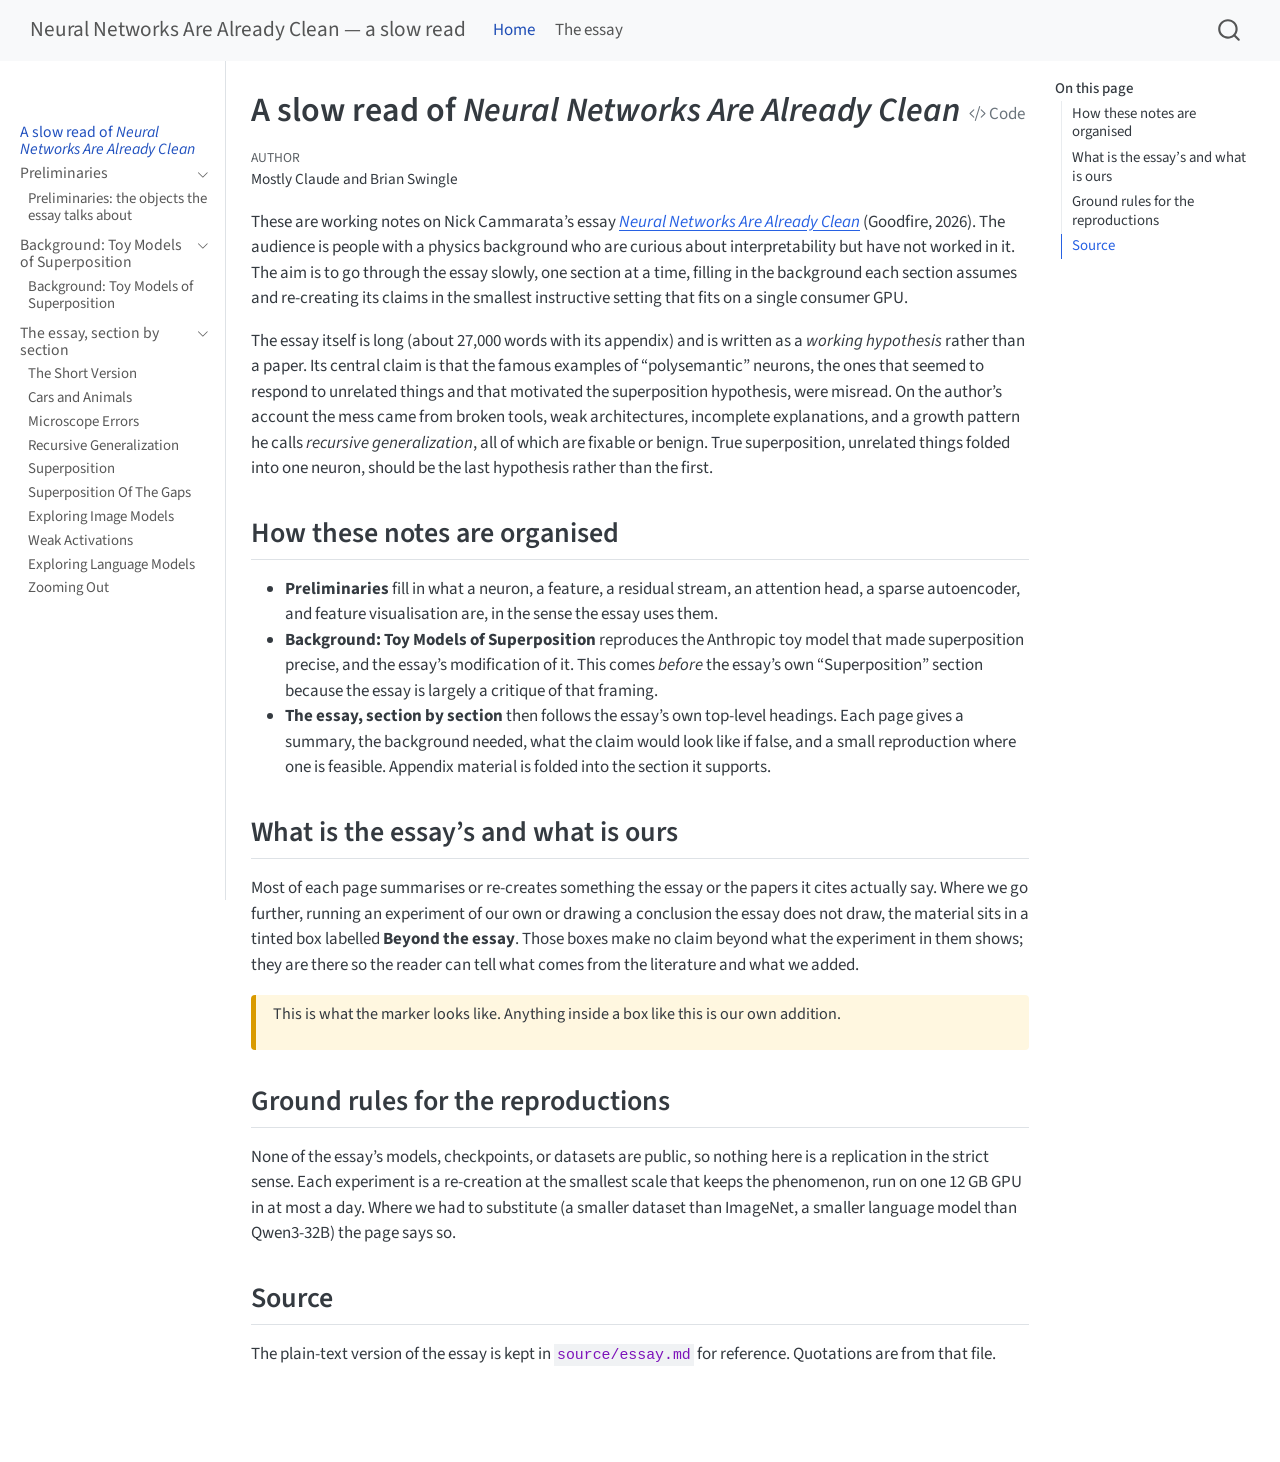
<file: index.html>
<!DOCTYPE html>
<html xmlns="http://www.w3.org/1999/xhtml" lang="en" xml:lang="en"><head>

<meta charset="utf-8">
<meta name="generator" content="quarto-1.10.19">

<meta name="viewport" content="width=device-width, initial-scale=1.0, user-scalable=yes">

<meta name="author" content="Mostly Claude and Brian Swingle">

<title>A slow read of Neural Networks Are Already Clean – Neural Networks Are Already Clean — a slow read</title>
<style>
/* Default styles provided by pandoc.
** See https://pandoc.org/MANUAL.html#variables-for-html for config info.
*/
span.smallcaps{font-variant: small-caps;}
div.columns{display: flex; gap: 1.5em;}
div.column{flex: auto;}
@media screen {
div.columns{gap: min(4vw, 1.5em);}
div.column{overflow-x: auto;}
}
div.hanging-indent{margin-left: 1.5em; text-indent: -1.5em;}
ul.task-list{list-style: none;}
ul.task-list li input[type="checkbox"] {
  width: 0.8em;
  margin: 0 0.8em 0.2em -1em; /* quarto-specific, see https://github.com/quarto-dev/quarto-cli/issues/4556 */ 
  vertical-align: middle;
}
/* CSS for syntax highlighting */
html { -webkit-text-size-adjust: 100%; }
pre > code.sourceCode { white-space: pre; position: relative; }
pre > code.sourceCode > span { display: inline-block; line-height: 1.25; }
pre > code.sourceCode > span:empty { height: 1.2em; }
.sourceCode { overflow: visible; }
code.sourceCode > span { color: inherit; text-decoration: inherit; }
div.sourceCode { margin: 1em 0; }
pre.sourceCode { margin: 0; }
@media screen {
div.sourceCode { overflow: auto; }
}
@media print {
pre > code.sourceCode { white-space: pre-wrap; }
pre > code.sourceCode > span { text-indent: -5em; padding-left: 5em; }
}
pre.numberSource code
  { counter-reset: source-line 0; }
pre.numberSource code > span
  { position: relative; left: -4em; counter-increment: source-line; }
pre.numberSource code > span > a:first-child::before
  { content: counter(source-line);
    position: relative; left: -1em; text-align: right; vertical-align: baseline;
    border: none; display: inline-block;
    -webkit-touch-callout: none; -webkit-user-select: none;
    -khtml-user-select: none; -moz-user-select: none;
    -ms-user-select: none; user-select: none;
    padding: 0 4px; width: 4em;
  }
pre.numberSource { margin-left: 3em;  padding-left: 4px; }
div.sourceCode
  {   }
@media screen {
pre > code.sourceCode > span > a:first-child::before { text-decoration: underline; }
}
</style>


<script src="site_libs/quarto-nav/quarto-nav.js"></script>
<script src="site_libs/quarto-nav/headroom.min.js"></script>
<script src="site_libs/clipboard/clipboard.min.js"></script>
<script src="site_libs/quarto-search/autocomplete.umd.js"></script>
<script src="site_libs/quarto-search/fuse.min.js"></script>
<script src="site_libs/quarto-search/quarto-search.js"></script>
<meta name="quarto:offset" content="./">
<script src="site_libs/quarto-html/quarto.js" type="module"></script>
<script src="site_libs/quarto-html/tabsets/tabsets.js" type="module"></script>
<script src="site_libs/quarto-html/popper.min.js"></script>
<script src="site_libs/quarto-html/tippy.umd.min.js"></script>
<script src="site_libs/quarto-html/anchor.min.js"></script>
<link href="site_libs/quarto-html/tippy.css" rel="stylesheet">
<link href="site_libs/quarto-html/quarto-syntax-highlighting-bf27225e3a48a9273f3daa8f8e829971.css" rel="stylesheet" id="quarto-text-highlighting-styles">
<script src="site_libs/bootstrap/bootstrap.min.js"></script>
<link href="site_libs/bootstrap/bootstrap-icons.css" rel="stylesheet">
<link href="site_libs/bootstrap/bootstrap-27d0aecb2de0abaf2c1b0e6b7abd202f.min.css" rel="stylesheet" append-hash="true" id="quarto-bootstrap" data-mode="light">
<script id="quarto-search-options" type="application/json">{
  "location": "navbar",
  "copy-button": false,
  "collapse-after": 3,
  "panel-placement": "end",
  "type": "overlay",
  "limit": 50,
  "keyboard-shortcut": [
    "f",
    "/",
    "s"
  ],
  "show-item-context": false,
  "language": {
    "search-no-results-text": "No results",
    "search-matching-documents-text": "matching documents",
    "search-copy-link-title": "Copy link to search",
    "search-hide-matches-text": "Hide additional matches",
    "search-more-match-text": "more match in this document",
    "search-more-matches-text": "more matches in this document",
    "search-clear-button-title": "Clear",
    "search-text-placeholder": "",
    "search-detached-cancel-button-title": "Cancel",
    "search-submit-button-title": "Submit",
    "search-label": "Search"
  }
}</script>


<link rel="stylesheet" href="custom.css">
</head>

<body class="nav-sidebar docked nav-fixed quarto-light">

<div id="quarto-search-results"></div>
  <header id="quarto-header" class="headroom fixed-top">
    <nav class="navbar navbar-expand-lg " data-bs-theme="dark">
      <div class="navbar-container container-fluid">
      <div class="navbar-brand-container mx-auto">
    <a class="navbar-brand" href="./index.html">
    <span class="navbar-title">Neural Networks Are Already Clean — a slow read</span>
    </a>
  </div>
            <div id="quarto-search" class="" title="Search"></div>
          <button class="navbar-toggler" type="button" data-bs-toggle="collapse" data-bs-target="#navbarCollapse" aria-controls="navbarCollapse" role="menu" aria-expanded="false" aria-label="Toggle navigation" onclick="if (window.quartoToggleHeadroom) { window.quartoToggleHeadroom(); }">
  <span class="navbar-toggler-icon"></span>
</button>
          <div class="collapse navbar-collapse" id="navbarCollapse">
            <ul class="navbar-nav navbar-nav-scroll me-auto">
  <li class="nav-item">
    <a class="nav-link active" href="./index.html" aria-current="page"> 
<span class="menu-text">Home</span></a>
  </li>  
  <li class="nav-item">
    <a class="nav-link" href="https://already-clean.goodfire.com/"> 
<span class="menu-text">The essay</span></a>
  </li>  
</ul>
          </div> <!-- /navcollapse -->
            <div class="quarto-navbar-tools">
</div>
      </div> <!-- /container-fluid -->
    </nav>
  <nav class="quarto-secondary-nav">
    <div class="container-fluid d-flex">
      <button type="button" class="quarto-btn-toggle btn" data-bs-toggle="collapse" role="button" data-bs-target=".quarto-sidebar-collapse-item" aria-controls="quarto-sidebar" aria-expanded="false" aria-label="Toggle sidebar navigation" onclick="if (window.quartoToggleHeadroom) { window.quartoToggleHeadroom(); }">
        <i class="bi bi-layout-text-sidebar-reverse"></i>
      </button>
        <nav class="quarto-page-breadcrumbs" aria-label="breadcrumb"><ol class="breadcrumb"><li class="breadcrumb-item"><a href="./index.html">A slow read of <em>Neural Networks Are Already Clean</em></a></li></ol></nav>
        <a class="flex-grow-1" role="navigation" data-bs-toggle="collapse" data-bs-target=".quarto-sidebar-collapse-item" aria-controls="quarto-sidebar" aria-expanded="false" aria-label="Toggle sidebar navigation" onclick="if (window.quartoToggleHeadroom) { window.quartoToggleHeadroom(); }">      
        </a>
      <button type="button" class="btn quarto-search-button" aria-label="Search" onclick="window.quartoOpenSearch();">
        <i class="bi bi-search"></i>
      </button>
    </div>
  </nav>
</header>
<!-- content -->
<div id="quarto-content" class="quarto-container page-columns page-rows-contents page-layout-article page-navbar">
<!-- sidebar -->
  <nav id="quarto-sidebar" class="sidebar collapse collapse-horizontal quarto-sidebar-collapse-item sidebar-navigation docked overflow-auto">
        <div class="mt-2 flex-shrink-0 align-items-center">
        <div class="sidebar-search">
        <div id="quarto-search" class="" title="Search"></div>
        </div>
        </div>
    <div class="sidebar-menu-container"> 
    <ul class="list-unstyled mt-1">
        <li class="sidebar-item">
  <div class="sidebar-item-container"> 
  <a href="./index.html" class="sidebar-item-text sidebar-link active">
 <span class="menu-text">A slow read of <em>Neural Networks Are Already Clean</em></span></a>
  </div>
</li>
        <li class="sidebar-item sidebar-item-section">
      <div class="sidebar-item-container"> 
            <a class="sidebar-item-text sidebar-link text-start" data-bs-toggle="collapse" data-bs-target="#quarto-sidebar-section-1" role="navigation" aria-expanded="true">
 <span class="menu-text">Preliminaries</span></a>
          <a class="sidebar-item-toggle text-start" data-bs-toggle="collapse" data-bs-target="#quarto-sidebar-section-1" role="navigation" aria-expanded="true" aria-label="Toggle section">
            <i class="bi bi-chevron-right ms-2"></i>
          </a> 
      </div>
      <ul id="quarto-sidebar-section-1" class="collapse list-unstyled sidebar-section depth1 show">  
          <li class="sidebar-item">
  <div class="sidebar-item-container"> 
  <a href="./00-preliminaries/index.html" class="sidebar-item-text sidebar-link">
 <span class="menu-text">Preliminaries: the objects the essay talks about</span></a>
  </div>
</li>
      </ul>
  </li>
        <li class="sidebar-item sidebar-item-section">
      <div class="sidebar-item-container"> 
            <a class="sidebar-item-text sidebar-link text-start" data-bs-toggle="collapse" data-bs-target="#quarto-sidebar-section-2" role="navigation" aria-expanded="true">
 <span class="menu-text">Background: Toy Models of Superposition</span></a>
          <a class="sidebar-item-toggle text-start" data-bs-toggle="collapse" data-bs-target="#quarto-sidebar-section-2" role="navigation" aria-expanded="true" aria-label="Toggle section">
            <i class="bi bi-chevron-right ms-2"></i>
          </a> 
      </div>
      <ul id="quarto-sidebar-section-2" class="collapse list-unstyled sidebar-section depth1 show">  
          <li class="sidebar-item">
  <div class="sidebar-item-container"> 
  <a href="./01-toy-models-of-superposition/index.html" class="sidebar-item-text sidebar-link">
 <span class="menu-text">Background: Toy Models of Superposition</span></a>
  </div>
</li>
      </ul>
  </li>
        <li class="sidebar-item sidebar-item-section">
      <div class="sidebar-item-container"> 
            <a class="sidebar-item-text sidebar-link text-start" data-bs-toggle="collapse" data-bs-target="#quarto-sidebar-section-3" role="navigation" aria-expanded="true">
 <span class="menu-text">The essay, section by section</span></a>
          <a class="sidebar-item-toggle text-start" data-bs-toggle="collapse" data-bs-target="#quarto-sidebar-section-3" role="navigation" aria-expanded="true" aria-label="Toggle section">
            <i class="bi bi-chevron-right ms-2"></i>
          </a> 
      </div>
      <ul id="quarto-sidebar-section-3" class="collapse list-unstyled sidebar-section depth1 show">  
          <li class="sidebar-item">
  <div class="sidebar-item-container"> 
  <a href="./02-the-short-version/index.html" class="sidebar-item-text sidebar-link">
 <span class="menu-text">The Short Version</span></a>
  </div>
</li>
          <li class="sidebar-item">
  <div class="sidebar-item-container"> 
  <a href="./03-cars-and-animals/index.html" class="sidebar-item-text sidebar-link">
 <span class="menu-text">Cars and Animals</span></a>
  </div>
</li>
          <li class="sidebar-item">
  <div class="sidebar-item-container"> 
  <a href="./04-microscope-errors/index.html" class="sidebar-item-text sidebar-link">
 <span class="menu-text">Microscope Errors</span></a>
  </div>
</li>
          <li class="sidebar-item">
  <div class="sidebar-item-container"> 
  <a href="./05-recursive-generalization/index.html" class="sidebar-item-text sidebar-link">
 <span class="menu-text">Recursive Generalization</span></a>
  </div>
</li>
          <li class="sidebar-item">
  <div class="sidebar-item-container"> 
  <a href="./06-superposition/index.html" class="sidebar-item-text sidebar-link">
 <span class="menu-text">Superposition</span></a>
  </div>
</li>
          <li class="sidebar-item">
  <div class="sidebar-item-container"> 
  <a href="./07-superposition-of-the-gaps/index.html" class="sidebar-item-text sidebar-link">
 <span class="menu-text">Superposition Of The Gaps</span></a>
  </div>
</li>
          <li class="sidebar-item">
  <div class="sidebar-item-container"> 
  <a href="./08-exploring-image-models/index.html" class="sidebar-item-text sidebar-link">
 <span class="menu-text">Exploring Image Models</span></a>
  </div>
</li>
          <li class="sidebar-item">
  <div class="sidebar-item-container"> 
  <a href="./09-weak-activations/index.html" class="sidebar-item-text sidebar-link">
 <span class="menu-text">Weak Activations</span></a>
  </div>
</li>
          <li class="sidebar-item">
  <div class="sidebar-item-container"> 
  <a href="./10-exploring-language-models/index.html" class="sidebar-item-text sidebar-link">
 <span class="menu-text">Exploring Language Models</span></a>
  </div>
</li>
          <li class="sidebar-item">
  <div class="sidebar-item-container"> 
  <a href="./11-zooming-out/index.html" class="sidebar-item-text sidebar-link">
 <span class="menu-text">Zooming Out</span></a>
  </div>
</li>
      </ul>
  </li>
    </ul>
    </div>
</nav>
<div id="quarto-sidebar-glass" class="quarto-sidebar-collapse-item" data-bs-toggle="collapse" data-bs-target=".quarto-sidebar-collapse-item"></div>
<!-- margin-sidebar -->
    <div id="quarto-margin-sidebar" class="sidebar margin-sidebar">
        <nav id="TOC" role="doc-toc" class="toc-active">
    <h2 id="toc-title">On this page</h2>
   
  <ul>
  <li><a href="#how-these-notes-are-organised" id="toc-how-these-notes-are-organised" class="nav-link active" data-scroll-target="#how-these-notes-are-organised">How these notes are organised</a></li>
  <li><a href="#what-is-the-essays-and-what-is-ours" id="toc-what-is-the-essays-and-what-is-ours" class="nav-link" data-scroll-target="#what-is-the-essays-and-what-is-ours">What is the essay’s and what is ours</a></li>
  <li><a href="#ground-rules-for-the-reproductions" id="toc-ground-rules-for-the-reproductions" class="nav-link" data-scroll-target="#ground-rules-for-the-reproductions">Ground rules for the reproductions</a></li>
  <li><a href="#source" id="toc-source" class="nav-link" data-scroll-target="#source">Source</a></li>
  </ul>
</nav>
    </div>
<!-- main -->
<main class="content" id="quarto-document-content">

<header id="title-block-header" class="quarto-title-block default">
<div class="quarto-title">
<div class="quarto-title-block"><div><h1 class="title">A slow read of <em>Neural Networks Are Already Clean</em></h1><button type="button" class="btn code-tools-button" id="quarto-code-tools-source"><i class="bi"></i> Code</button></div></div>
</div>



<div class="quarto-title-meta">

    <div>
    <div class="quarto-title-meta-heading">Author</div>
    <div class="quarto-title-meta-contents">
             <p>Mostly Claude and Brian Swingle </p>
          </div>
  </div>
    
  
    
  </div>
  


</header>


<p>These are working notes on Nick Cammarata’s essay <a href="https://already-clean.goodfire.com/"><em>Neural Networks Are Already Clean</em></a> (Goodfire, 2026). The audience is people with a physics background who are curious about interpretability but have not worked in it. The aim is to go through the essay slowly, one section at a time, filling in the background each section assumes and re-creating its claims in the smallest instructive setting that fits on a single consumer GPU.</p>
<p>The essay itself is long (about 27,000 words with its appendix) and is written as a <em>working hypothesis</em> rather than a paper. Its central claim is that the famous examples of “polysemantic” neurons, the ones that seemed to respond to unrelated things and that motivated the superposition hypothesis, were misread. On the author’s account the mess came from broken tools, weak architectures, incomplete explanations, and a growth pattern he calls <em>recursive generalization</em>, all of which are fixable or benign. True superposition, unrelated things folded into one neuron, should be the last hypothesis rather than the first.</p>
<section id="how-these-notes-are-organised" class="level2">
<h2 class="anchored" data-anchor-id="how-these-notes-are-organised">How these notes are organised</h2>
<ul>
<li><strong>Preliminaries</strong> fill in what a neuron, a feature, a residual stream, an attention head, a sparse autoencoder, and feature visualisation are, in the sense the essay uses them.</li>
<li><strong>Background: Toy Models of Superposition</strong> reproduces the Anthropic toy model that made superposition precise, and the essay’s modification of it. This comes <em>before</em> the essay’s own “Superposition” section because the essay is largely a critique of that framing.</li>
<li><strong>The essay, section by section</strong> then follows the essay’s own top-level headings. Each page gives a summary, the background needed, what the claim would look like if false, and a small reproduction where one is feasible. Appendix material is folded into the section it supports.</li>
</ul>
</section>
<section id="what-is-the-essays-and-what-is-ours" class="level2">
<h2 class="anchored" data-anchor-id="what-is-the-essays-and-what-is-ours">What is the essay’s and what is ours</h2>
<p>Most of each page summarises or re-creates something the essay or the papers it cites actually say. Where we go further, running an experiment of our own or drawing a conclusion the essay does not draw, the material sits in a tinted box labelled <strong>Beyond the essay</strong>. Those boxes make no claim beyond what the experiment in them shows; they are there so the reader can tell what comes from the literature and what we added.</p>
<div class="beyond-inline">
<p>This is what the marker looks like. Anything inside a box like this is our own addition.</p>
</div>
</section>
<section id="ground-rules-for-the-reproductions" class="level2">
<h2 class="anchored" data-anchor-id="ground-rules-for-the-reproductions">Ground rules for the reproductions</h2>
<p>None of the essay’s models, checkpoints, or datasets are public, so nothing here is a replication in the strict sense. Each experiment is a re-creation at the smallest scale that keeps the phenomenon, run on one 12 GB GPU in at most a day. Where we had to substitute (a smaller dataset than ImageNet, a smaller language model than Qwen3-32B) the page says so.</p>
</section>
<section id="source" class="level2">
<h2 class="anchored" data-anchor-id="source">Source</h2>
<p>The plain-text version of the essay is kept in <code>source/essay.md</code> for reference. Quotations are from that file.</p>


<!-- -->

</section>

</main> <!-- /main -->
<script id="quarto-html-after-body" type="application/javascript">
  window.document.addEventListener("DOMContentLoaded", function (event) {
    const icon = "";
    const anchorJS = new window.AnchorJS();
    anchorJS.options = {
      placement: 'right',
      icon: icon
    };
    anchorJS.add('.anchored');
    const isCodeAnnotation = (el) => {
      for (const clz of el.classList) {
        if (clz.startsWith('code-annotation-')) {                     
          return true;
        }
      }
      return false;
    }
    const onCopySuccess = function(e) {
      // button target
      const button = e.trigger;
      // don't keep focus
      button.blur();
      // flash "checked"
      button.classList.add('code-copy-button-checked');
      var currentTitle = button.getAttribute("title");
      button.setAttribute("title", "Copied!");
      let tooltip;
      if (window.bootstrap) {
        button.setAttribute("data-bs-toggle", "tooltip");
        button.setAttribute("data-bs-placement", "left");
        button.setAttribute("data-bs-title", "Copied!");
        tooltip = new bootstrap.Tooltip(button, 
          { trigger: "manual", 
            customClass: "code-copy-button-tooltip",
            offset: [0, -8]});
        tooltip.show();    
      }
      setTimeout(function() {
        if (tooltip) {
          tooltip.hide();
          button.removeAttribute("data-bs-title");
          button.removeAttribute("data-bs-toggle");
          button.removeAttribute("data-bs-placement");
        }
        button.setAttribute("title", currentTitle);
        button.classList.remove('code-copy-button-checked');
      }, 1000);
      // clear code selection
      e.clearSelection();
    }
    const getTextToCopy = function(trigger) {
      const outerScaffold = trigger.parentElement.cloneNode(true);
      const codeEl = outerScaffold.querySelector('code');
      for (const childEl of codeEl.children) {
        if (isCodeAnnotation(childEl)) {
          childEl.remove();
        }
      }
      return codeEl.innerText;
    }
    const clipboard = new window.ClipboardJS('.code-copy-button:not([data-in-quarto-modal])', {
      text: getTextToCopy
    });
    clipboard.on('success', onCopySuccess);
    if (window.document.getElementById('quarto-embedded-source-code-modal')) {
      const clipboardModal = new window.ClipboardJS('.code-copy-button[data-in-quarto-modal]', {
        text: getTextToCopy,
        container: window.document.getElementById('quarto-embedded-source-code-modal')
      });
      clipboardModal.on('success', onCopySuccess);
    }
    const viewSource = window.document.getElementById('quarto-view-source') ||
                       window.document.getElementById('quarto-code-tools-source');
    if (viewSource) {
      const sourceUrl = viewSource.getAttribute("data-quarto-source-url");
      viewSource.addEventListener("click", function(e) {
        if (sourceUrl) {
          // rstudio viewer pane
          if (/\bcapabilities=\b/.test(window.location)) {
            window.open(sourceUrl);
          } else {
            window.location.href = sourceUrl;
          }
        } else {
          const modal = new bootstrap.Modal(document.getElementById('quarto-embedded-source-code-modal'));
          modal.show();
        }
        return false;
      });
    }
    function toggleCodeHandler(show) {
      return function(e) {
        const cellDetails = window.document.querySelectorAll(".cell details.code-fold");
        for (let i=0; i<cellDetails.length; i++) {
          const details = cellDetails[i];
          if (show) {
            details.open = true;
          } else {
            details.removeAttribute("open");
          }
        }
        const cellCodeDivs = window.document.querySelectorAll(".cell div.sourceCode.cell-code");
        const fromCls = show ? "hidden" : "unhidden";
        const toCls = show ? "unhidden" : "hidden";
        for (let i=0; i<cellCodeDivs.length; i++) {
          const codeDiv = cellCodeDivs[i];
          if (codeDiv.classList.contains(fromCls)) {
            codeDiv.classList.remove(fromCls);
            codeDiv.classList.add(toCls);
          } 
        }
        return false;
      }
    }
    const hideAllCode = window.document.getElementById("quarto-hide-all-code");
    if (hideAllCode) {
      hideAllCode.addEventListener("click", toggleCodeHandler(false));
    }
    const showAllCode = window.document.getElementById("quarto-show-all-code");
    if (showAllCode) {
      showAllCode.addEventListener("click", toggleCodeHandler(true));
    }
      var localhostRegex = new RegExp(/^(?:http|https):\/\/localhost\:?[0-9]*\//);
      var mailtoRegex = new RegExp(/^mailto:/);
        var filterRegex = new RegExp('/' + window.location.host + '/');
      var isInternal = (href) => {
          return filterRegex.test(href) || localhostRegex.test(href) || mailtoRegex.test(href);
      }
      // Inspect non-navigation links and adorn them if external
     var links = window.document.querySelectorAll('a[href]:not(.nav-link):not(.navbar-brand):not(.toc-action):not(.sidebar-link):not(.sidebar-item-toggle):not(.pagination-link):not(.no-external):not([aria-hidden]):not(.dropdown-item):not(.quarto-navigation-tool):not(.about-link)');
      for (var i=0; i<links.length; i++) {
        const link = links[i];
        if (!isInternal(link.href)) {
          // undo the damage that might have been done by quarto-nav.js in the case of
          // links that we want to consider external
          if (link.dataset.originalHref !== undefined) {
            link.href = link.dataset.originalHref;
          }
        }
      }
    function tippyHover(el, contentFn, onTriggerFn, onUntriggerFn) {
      const config = {
        allowHTML: true,
        maxWidth: 500,
        delay: 100,
        arrow: false,
        appendTo: function(el) {
            return el.parentElement;
        },
        interactive: true,
        interactiveBorder: 10,
        theme: 'quarto',
        placement: 'bottom-start',
      };
      if (contentFn) {
        config.content = contentFn;
      }
      if (onTriggerFn) {
        config.onTrigger = onTriggerFn;
      }
      if (onUntriggerFn) {
        config.onUntrigger = onUntriggerFn;
      }
      window.tippy(el, config); 
    }
    const noterefs = window.document.querySelectorAll('a[role="doc-noteref"]');
    for (var i=0; i<noterefs.length; i++) {
      const ref = noterefs[i];
      tippyHover(ref, function() {
        // use id or data attribute instead here
        let href = ref.getAttribute('data-footnote-href') || ref.getAttribute('href');
        try { href = new URL(href).hash; } catch {}
        const id = href.replace(/^#\/?/, "");
        const note = window.document.getElementById(id);
        if (note) {
          return note.innerHTML;
        } else {
          return "";
        }
      });
    }
    const xrefs = window.document.querySelectorAll('a.quarto-xref');
    const processXRef = (id, note) => {
      // Strip column container classes
      const stripColumnClz = (el) => {
        el.classList.remove("page-full", "page-columns");
        if (el.children) {
          for (const child of el.children) {
            stripColumnClz(child);
          }
        }
      }
      stripColumnClz(note)
      if (id === null || id.startsWith('sec-')) {
        // Special case sections, only their first couple elements
        const container = document.createElement("div");
        if (note.children && note.children.length > 2) {
          container.appendChild(note.children[0].cloneNode(true));
          for (let i = 1; i < note.children.length; i++) {
            const child = note.children[i];
            if (child.tagName === "P" && child.innerText === "") {
              continue;
            } else {
              container.appendChild(child.cloneNode(true));
              break;
            }
          }
          if (window.Quarto?.typesetMath) {
            window.Quarto.typesetMath(container);
          }
          return container.innerHTML
        } else {
          if (window.Quarto?.typesetMath) {
            window.Quarto.typesetMath(note);
          }
          return note.innerHTML;
        }
      } else {
        // Remove any anchor links if they are present
        const anchorLink = note.querySelector('a.anchorjs-link');
        if (anchorLink) {
          anchorLink.remove();
        }
        if (window.Quarto?.typesetMath) {
          window.Quarto.typesetMath(note);
        }
        if (note.classList.contains("callout")) {
          return note.outerHTML;
        } else {
          return note.innerHTML;
        }
      }
    }
    for (var i=0; i<xrefs.length; i++) {
      const xref = xrefs[i];
      tippyHover(xref, undefined, function(instance) {
        instance.disable();
        let url = xref.getAttribute('href');
        let hash = undefined; 
        if (url.startsWith('#')) {
          hash = url;
        } else {
          try { hash = new URL(url).hash; } catch {}
        }
        if (hash) {
          const id = hash.replace(/^#\/?/, "");
          const note = window.document.getElementById(id);
          if (note !== null) {
            try {
              const html = processXRef(id, note.cloneNode(true));
              instance.setContent(html);
            } finally {
              instance.enable();
              instance.show();
            }
          } else {
            // See if we can fetch this
            fetch(url.split('#')[0])
            .then(res => res.text())
            .then(html => {
              const parser = new DOMParser();
              const htmlDoc = parser.parseFromString(html, "text/html");
              const note = htmlDoc.getElementById(id);
              if (note !== null) {
                const html = processXRef(id, note);
                instance.setContent(html);
              } 
            }).finally(() => {
              instance.enable();
              instance.show();
            });
          }
        } else {
          // See if we can fetch a full url (with no hash to target)
          // This is a special case and we should probably do some content thinning / targeting
          fetch(url)
          .then(res => res.text())
          .then(html => {
            const parser = new DOMParser();
            const htmlDoc = parser.parseFromString(html, "text/html");
            const note = htmlDoc.querySelector('main.content');
            if (note !== null) {
              // This should only happen for chapter cross references
              // (since there is no id in the URL)
              // remove the first header
              if (note.children.length > 0 && note.children[0].tagName === "HEADER") {
                note.children[0].remove();
              }
              const html = processXRef(null, note);
              instance.setContent(html);
            } 
          }).finally(() => {
            instance.enable();
            instance.show();
          });
        }
      }, function(instance) {
      });
    }
        let selectedAnnoteEl;
        const selectorForAnnotation = ( cell, annotation) => {
          let cellAttr = 'data-code-cell="' + cell + '"';
          let lineAttr = 'data-code-annotation="' +  annotation + '"';
          const selector = 'span[' + cellAttr + '][' + lineAttr + ']';
          return selector;
        }
        const selectCodeLines = (annoteEl) => {
          const doc = window.document;
          const targetCell = annoteEl.getAttribute("data-target-cell");
          const targetAnnotation = annoteEl.getAttribute("data-target-annotation");
          const annoteSpan = window.document.querySelector(selectorForAnnotation(targetCell, targetAnnotation));
          const lines = annoteSpan.getAttribute("data-code-lines").split(",");
          const lineIds = lines.map((line) => {
            return targetCell + "-" + line;
          })
          let top = null;
          let height = null;
          let parent = null;
          if (lineIds.length > 0) {
              //compute the position of the single el (top and bottom and make a div)
              const el = window.document.getElementById(lineIds[0]);
              top = el.offsetTop;
              height = el.offsetHeight;
              parent = el.parentElement.parentElement;
            if (lineIds.length > 1) {
              const lastEl = window.document.getElementById(lineIds[lineIds.length - 1]);
              const bottom = lastEl.offsetTop + lastEl.offsetHeight;
              height = bottom - top;
            }
            if (top !== null && height !== null && parent !== null) {
              // cook up a div (if necessary) and position it 
              let div = window.document.getElementById("code-annotation-line-highlight");
              if (div === null) {
                div = window.document.createElement("div");
                div.setAttribute("id", "code-annotation-line-highlight");
                div.style.position = 'absolute';
                parent.appendChild(div);
              }
              div.style.top = top - 2 + "px";
              div.style.height = height + 4 + "px";
              div.style.left = 0;
              let gutterDiv = window.document.getElementById("code-annotation-line-highlight-gutter");
              if (gutterDiv === null) {
                gutterDiv = window.document.createElement("div");
                gutterDiv.setAttribute("id", "code-annotation-line-highlight-gutter");
                gutterDiv.style.position = 'absolute';
                const codeCell = window.document.getElementById(targetCell);
                const gutter = codeCell.querySelector('.code-annotation-gutter');
                gutter.appendChild(gutterDiv);
              }
              gutterDiv.style.top = top - 2 + "px";
              gutterDiv.style.height = height + 4 + "px";
            }
            selectedAnnoteEl = annoteEl;
          }
        };
        const unselectCodeLines = () => {
          const elementsIds = ["code-annotation-line-highlight", "code-annotation-line-highlight-gutter"];
          elementsIds.forEach((elId) => {
            const div = window.document.getElementById(elId);
            if (div) {
              div.remove();
            }
          });
          selectedAnnoteEl = undefined;
        };
          // Handle positioning of the toggle
      window.addEventListener(
        "resize",
        throttle(() => {
          elRect = undefined;
          if (selectedAnnoteEl) {
            selectCodeLines(selectedAnnoteEl);
          }
        }, 10)
      );
      function throttle(fn, ms) {
      let throttle = false;
      let timer;
        return (...args) => {
          if(!throttle) { // first call gets through
              fn.apply(this, args);
              throttle = true;
          } else { // all the others get throttled
              if(timer) clearTimeout(timer); // cancel #2
              timer = setTimeout(() => {
                fn.apply(this, args);
                timer = throttle = false;
              }, ms);
          }
        };
      }
        // Attach click handler to the DT
        const annoteDls = window.document.querySelectorAll('dt[data-target-cell]');
        for (const annoteDlNode of annoteDls) {
          annoteDlNode.addEventListener('click', (event) => {
            const clickedEl = event.target;
            if (clickedEl !== selectedAnnoteEl) {
              unselectCodeLines();
              const activeEl = window.document.querySelector('dt[data-target-cell].code-annotation-active');
              if (activeEl) {
                activeEl.classList.remove('code-annotation-active');
              }
              selectCodeLines(clickedEl);
              clickedEl.classList.add('code-annotation-active');
            } else {
              // Unselect the line
              unselectCodeLines();
              clickedEl.classList.remove('code-annotation-active');
            }
          });
        }
    const findCites = (el) => {
      const parentEl = el.parentElement;
      if (parentEl) {
        const cites = parentEl.dataset.cites;
        if (cites) {
          return {
            el,
            cites: cites.split(' ')
          };
        } else {
          return findCites(el.parentElement)
        }
      } else {
        return undefined;
      }
    };
    var bibliorefs = window.document.querySelectorAll('a[role="doc-biblioref"]');
    for (var i=0; i<bibliorefs.length; i++) {
      const ref = bibliorefs[i];
      const citeInfo = findCites(ref);
      if (citeInfo) {
        tippyHover(citeInfo.el, function() {
          var popup = window.document.createElement('div');
          citeInfo.cites.forEach(function(cite) {
            var citeDiv = window.document.createElement('div');
            citeDiv.classList.add('hanging-indent');
            citeDiv.classList.add('csl-entry');
            var biblioDiv = window.document.getElementById('ref-' + cite);
            if (biblioDiv) {
              citeDiv.innerHTML = biblioDiv.innerHTML;
            }
            popup.appendChild(citeDiv);
          });
          return popup.innerHTML;
        });
      }
    }
  });
  </script><div class="modal fade" id="quarto-embedded-source-code-modal" tabindex="-1" aria-labelledby="quarto-embedded-source-code-modal-label" aria-hidden="true"><div class="modal-dialog modal-dialog-scrollable"><div class="modal-content"><div class="modal-header"><h5 class="modal-title" id="quarto-embedded-source-code-modal-label">Source Code</h5><button class="btn-close" data-bs-dismiss="modal"></button></div><div class="modal-body"><div class="">
<div class="code-copy-outer-scaffold"><div class="sourceCode" id="cb1" data-shortcodes="false"><pre class="sourceCode markdown code-with-copy"><code class="sourceCode markdown"><span id="cb1-1"><a href="#cb1-1" aria-hidden="true" tabindex="-1"></a><span class="co">---</span></span>
<span id="cb1-2"><a href="#cb1-2" aria-hidden="true" tabindex="-1"></a><span class="an">title:</span><span class="co"> "A slow read of *Neural Networks Are Already Clean*"</span></span>
<span id="cb1-3"><a href="#cb1-3" aria-hidden="true" tabindex="-1"></a><span class="co">---</span></span>
<span id="cb1-4"><a href="#cb1-4" aria-hidden="true" tabindex="-1"></a></span>
<span id="cb1-5"><a href="#cb1-5" aria-hidden="true" tabindex="-1"></a>These are working notes on Nick Cammarata's essay</span>
<span id="cb1-6"><a href="#cb1-6" aria-hidden="true" tabindex="-1"></a><span class="co">[</span><span class="ot">*Neural Networks Are Already Clean*</span><span class="co">](https://already-clean.goodfire.com/)</span> (Goodfire, 2026).</span>
<span id="cb1-7"><a href="#cb1-7" aria-hidden="true" tabindex="-1"></a>The audience is people with a physics background who are curious about interpretability but</span>
<span id="cb1-8"><a href="#cb1-8" aria-hidden="true" tabindex="-1"></a>have not worked in it. The aim is to go through the essay slowly, one section at a time,</span>
<span id="cb1-9"><a href="#cb1-9" aria-hidden="true" tabindex="-1"></a>filling in the background each section assumes and re-creating its claims in the smallest</span>
<span id="cb1-10"><a href="#cb1-10" aria-hidden="true" tabindex="-1"></a>instructive setting that fits on a single consumer GPU.</span>
<span id="cb1-11"><a href="#cb1-11" aria-hidden="true" tabindex="-1"></a></span>
<span id="cb1-12"><a href="#cb1-12" aria-hidden="true" tabindex="-1"></a>The essay itself is long (about 27,000 words with its appendix) and is written as a</span>
<span id="cb1-13"><a href="#cb1-13" aria-hidden="true" tabindex="-1"></a>*working hypothesis* rather than a paper. Its central claim is that the famous examples of</span>
<span id="cb1-14"><a href="#cb1-14" aria-hidden="true" tabindex="-1"></a>"polysemantic" neurons, the ones that seemed to respond to unrelated things and that motivated</span>
<span id="cb1-15"><a href="#cb1-15" aria-hidden="true" tabindex="-1"></a>the superposition hypothesis, were misread. On the author's account the mess came from broken</span>
<span id="cb1-16"><a href="#cb1-16" aria-hidden="true" tabindex="-1"></a>tools, weak architectures, incomplete explanations, and a growth pattern he calls</span>
<span id="cb1-17"><a href="#cb1-17" aria-hidden="true" tabindex="-1"></a>*recursive generalization*, all of which are fixable or benign. True superposition, unrelated</span>
<span id="cb1-18"><a href="#cb1-18" aria-hidden="true" tabindex="-1"></a>things folded into one neuron, should be the last hypothesis rather than the first.</span>
<span id="cb1-19"><a href="#cb1-19" aria-hidden="true" tabindex="-1"></a></span>
<span id="cb1-20"><a href="#cb1-20" aria-hidden="true" tabindex="-1"></a><span class="fu">## How these notes are organised</span></span>
<span id="cb1-21"><a href="#cb1-21" aria-hidden="true" tabindex="-1"></a></span>
<span id="cb1-22"><a href="#cb1-22" aria-hidden="true" tabindex="-1"></a><span class="ss">- </span>**Preliminaries** fill in what a neuron, a feature, a residual stream, an attention head, a</span>
<span id="cb1-23"><a href="#cb1-23" aria-hidden="true" tabindex="-1"></a>  sparse autoencoder, and feature visualisation are, in the sense the essay uses them.</span>
<span id="cb1-24"><a href="#cb1-24" aria-hidden="true" tabindex="-1"></a><span class="ss">- </span>**Background: Toy Models of Superposition** reproduces the Anthropic toy model that made</span>
<span id="cb1-25"><a href="#cb1-25" aria-hidden="true" tabindex="-1"></a>  superposition precise, and the essay's modification of it. This comes *before* the essay's</span>
<span id="cb1-26"><a href="#cb1-26" aria-hidden="true" tabindex="-1"></a>  own "Superposition" section because the essay is largely a critique of that framing.</span>
<span id="cb1-27"><a href="#cb1-27" aria-hidden="true" tabindex="-1"></a><span class="ss">- </span>**The essay, section by section** then follows the essay's own top-level headings. Each</span>
<span id="cb1-28"><a href="#cb1-28" aria-hidden="true" tabindex="-1"></a>  page gives a summary, the background needed, what the claim would look like if false, and a</span>
<span id="cb1-29"><a href="#cb1-29" aria-hidden="true" tabindex="-1"></a>  small reproduction where one is feasible. Appendix material is folded into the section it</span>
<span id="cb1-30"><a href="#cb1-30" aria-hidden="true" tabindex="-1"></a>  supports.</span>
<span id="cb1-31"><a href="#cb1-31" aria-hidden="true" tabindex="-1"></a></span>
<span id="cb1-32"><a href="#cb1-32" aria-hidden="true" tabindex="-1"></a><span class="fu">## What is the essay's and what is ours</span></span>
<span id="cb1-33"><a href="#cb1-33" aria-hidden="true" tabindex="-1"></a></span>
<span id="cb1-34"><a href="#cb1-34" aria-hidden="true" tabindex="-1"></a>Most of each page summarises or re-creates something the essay or the papers it cites</span>
<span id="cb1-35"><a href="#cb1-35" aria-hidden="true" tabindex="-1"></a>actually say. Where we go further, running an experiment of our own or drawing a conclusion</span>
<span id="cb1-36"><a href="#cb1-36" aria-hidden="true" tabindex="-1"></a>the essay does not draw, the material sits in a tinted box labelled **Beyond the essay**.</span>
<span id="cb1-37"><a href="#cb1-37" aria-hidden="true" tabindex="-1"></a>Those boxes make no claim beyond what the experiment in them shows; they are there so the</span>
<span id="cb1-38"><a href="#cb1-38" aria-hidden="true" tabindex="-1"></a>reader can tell what comes from the literature and what we added.</span>
<span id="cb1-39"><a href="#cb1-39" aria-hidden="true" tabindex="-1"></a></span>
<span id="cb1-40"><a href="#cb1-40" aria-hidden="true" tabindex="-1"></a>::: {.beyond-inline}</span>
<span id="cb1-41"><a href="#cb1-41" aria-hidden="true" tabindex="-1"></a>This is what the marker looks like. Anything inside a box like this is our own addition.</span>
<span id="cb1-42"><a href="#cb1-42" aria-hidden="true" tabindex="-1"></a>:::</span>
<span id="cb1-43"><a href="#cb1-43" aria-hidden="true" tabindex="-1"></a></span>
<span id="cb1-44"><a href="#cb1-44" aria-hidden="true" tabindex="-1"></a><span class="fu">## Ground rules for the reproductions</span></span>
<span id="cb1-45"><a href="#cb1-45" aria-hidden="true" tabindex="-1"></a></span>
<span id="cb1-46"><a href="#cb1-46" aria-hidden="true" tabindex="-1"></a>None of the essay's models, checkpoints, or datasets are public, so nothing here is a</span>
<span id="cb1-47"><a href="#cb1-47" aria-hidden="true" tabindex="-1"></a>replication in the strict sense. Each experiment is a re-creation at the smallest scale</span>
<span id="cb1-48"><a href="#cb1-48" aria-hidden="true" tabindex="-1"></a>that keeps the phenomenon, run on one 12 GB GPU in at most a day. Where we had to substitute</span>
<span id="cb1-49"><a href="#cb1-49" aria-hidden="true" tabindex="-1"></a>(a smaller dataset than ImageNet, a smaller language model than Qwen3-32B) the page says so.</span>
<span id="cb1-50"><a href="#cb1-50" aria-hidden="true" tabindex="-1"></a></span>
<span id="cb1-51"><a href="#cb1-51" aria-hidden="true" tabindex="-1"></a><span class="fu">## Source</span></span>
<span id="cb1-52"><a href="#cb1-52" aria-hidden="true" tabindex="-1"></a></span>
<span id="cb1-53"><a href="#cb1-53" aria-hidden="true" tabindex="-1"></a>The plain-text version of the essay is kept in <span class="in">`source/essay.md`</span> for reference. Quotations</span>
<span id="cb1-54"><a href="#cb1-54" aria-hidden="true" tabindex="-1"></a>are from that file.</span></code></pre></div><button title="Copy to Clipboard" class="code-copy-button" data-in-quarto-modal=""><i class="bi"></i></button></div>
</div></div></div></div></div>
</div> <!-- /content -->




</body></html>
</file>
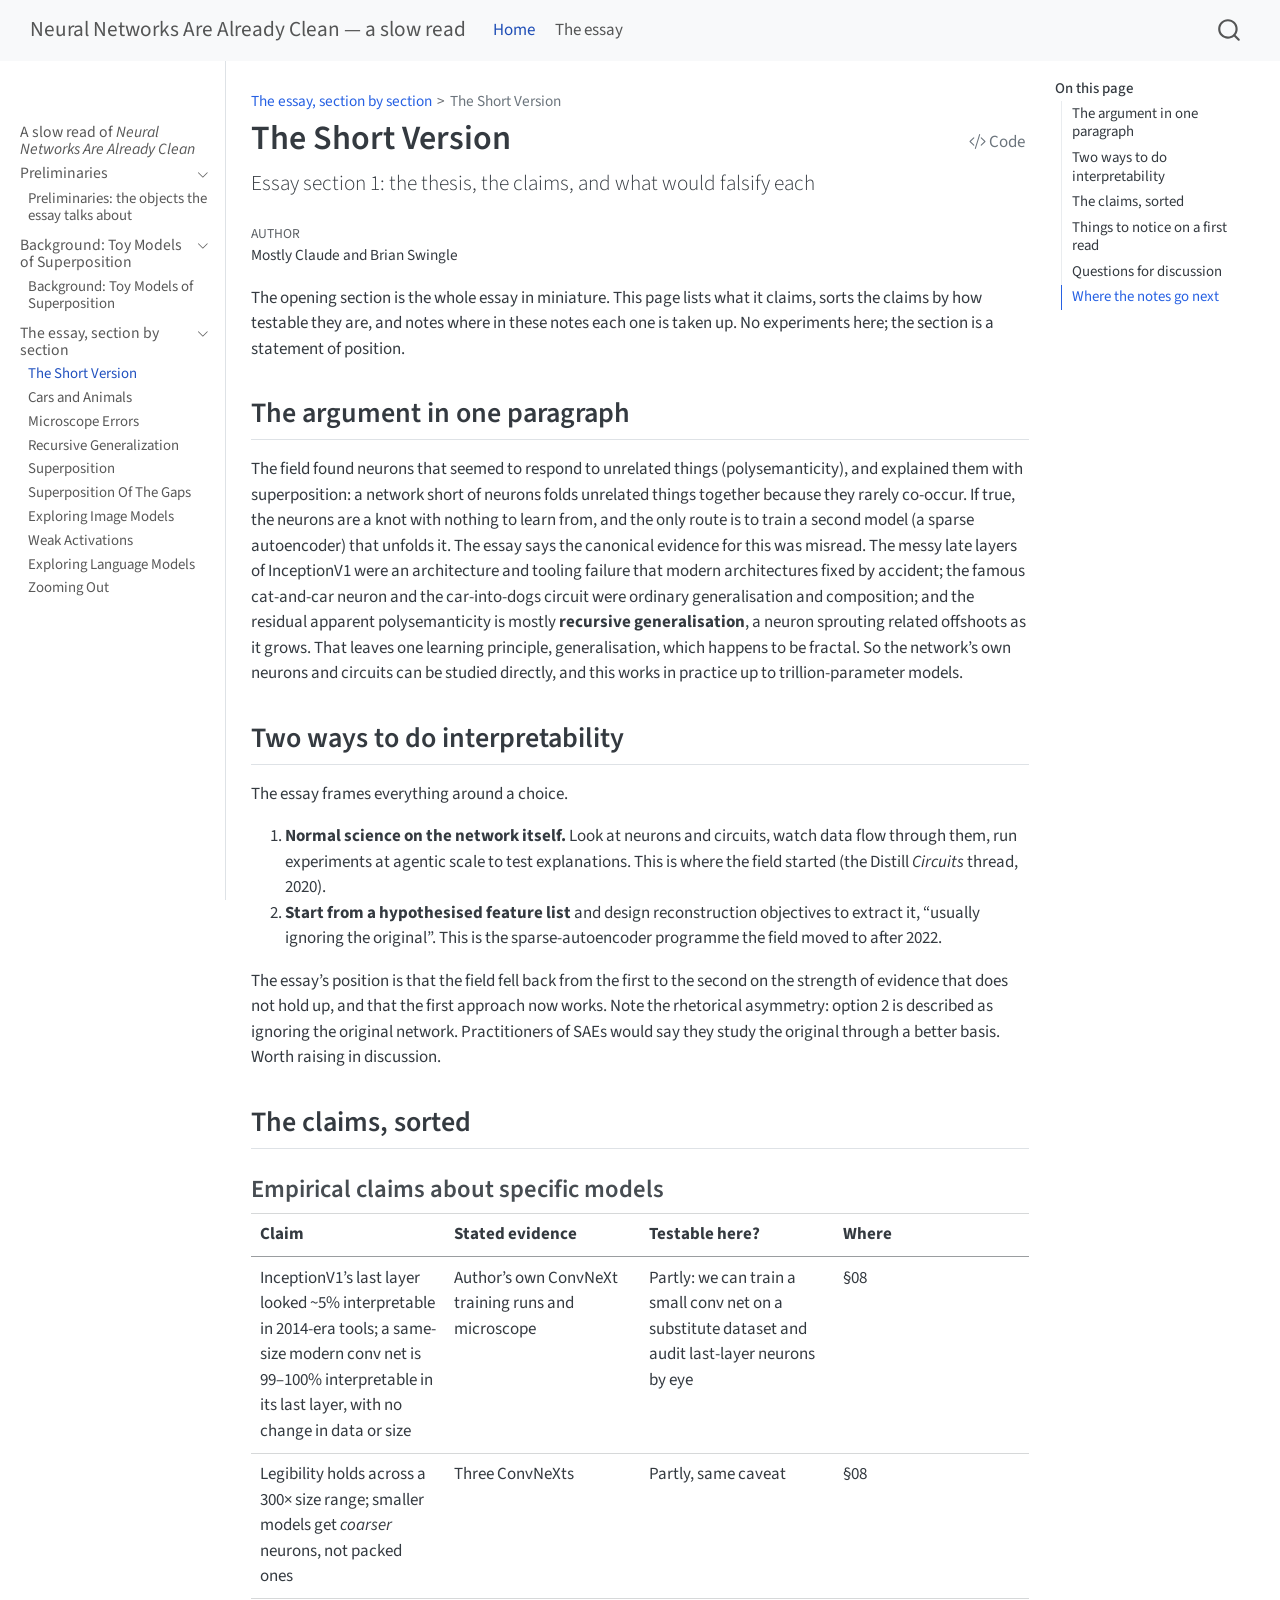
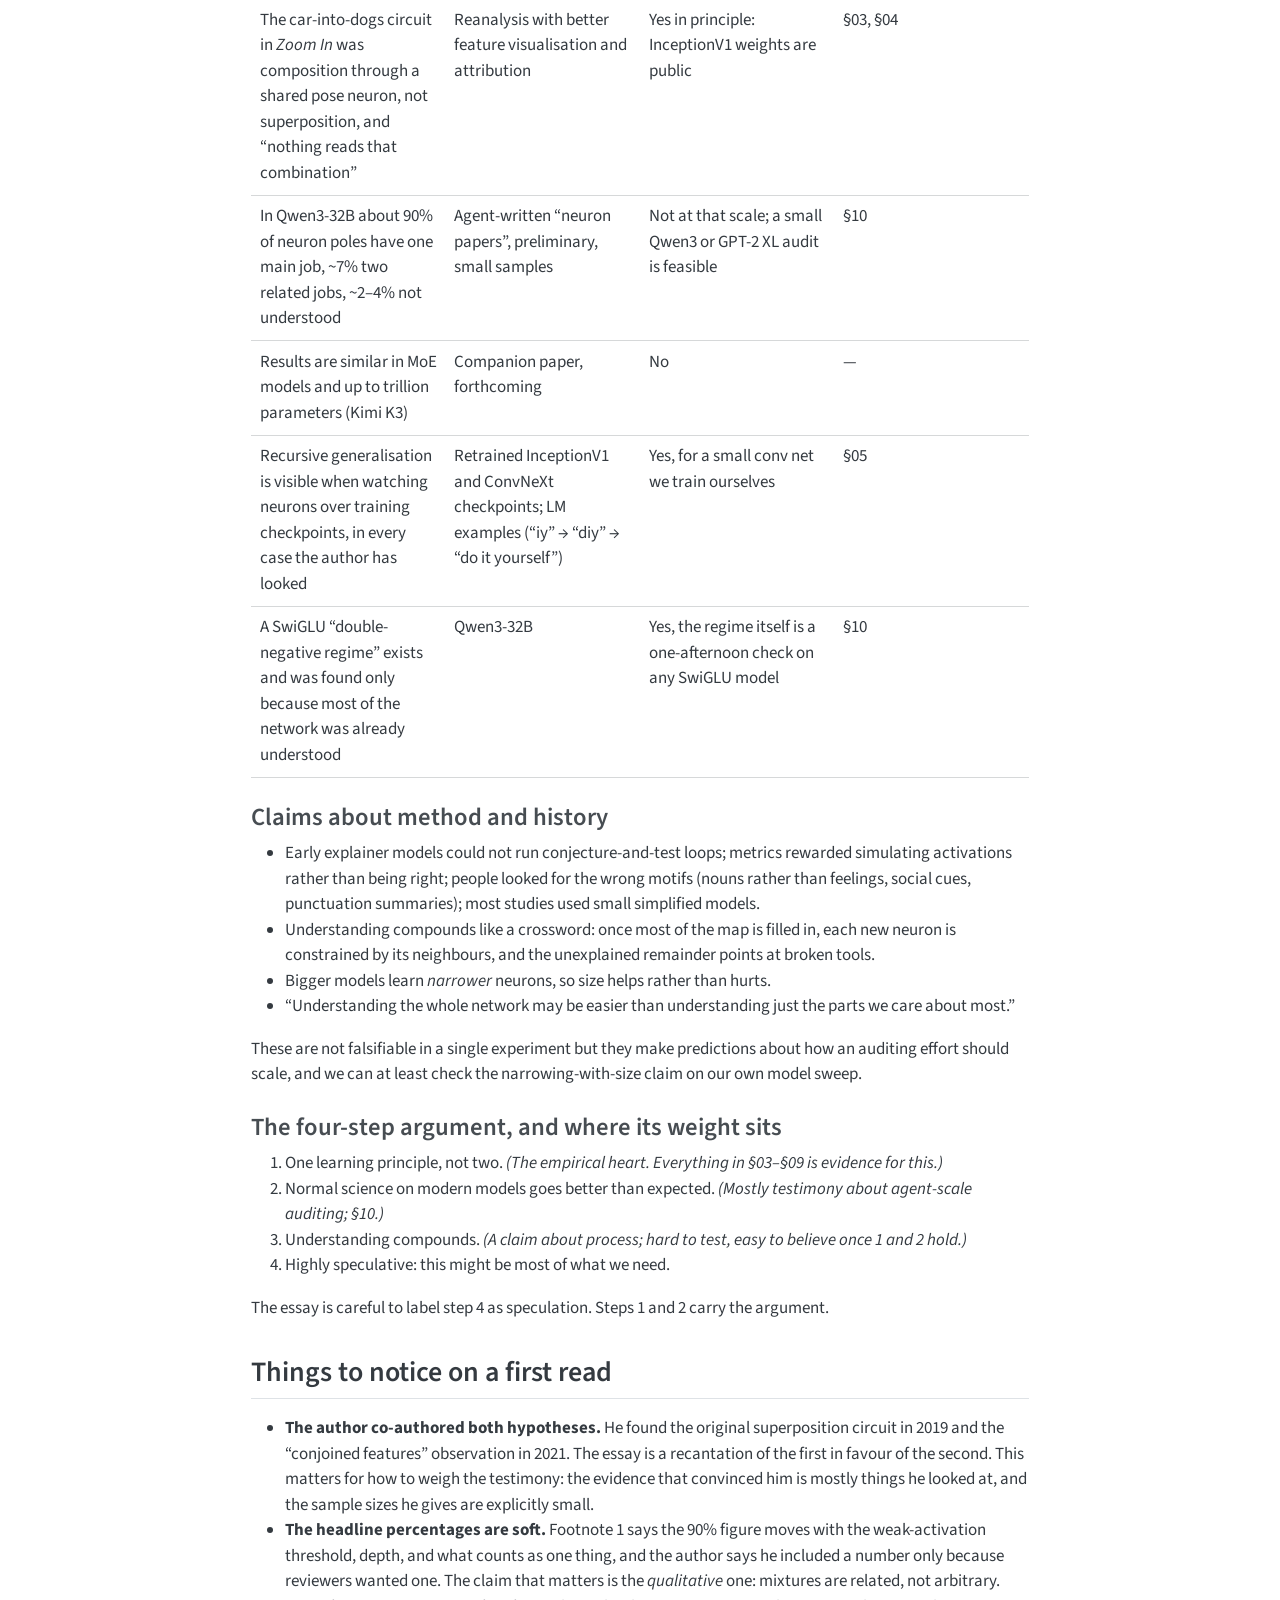
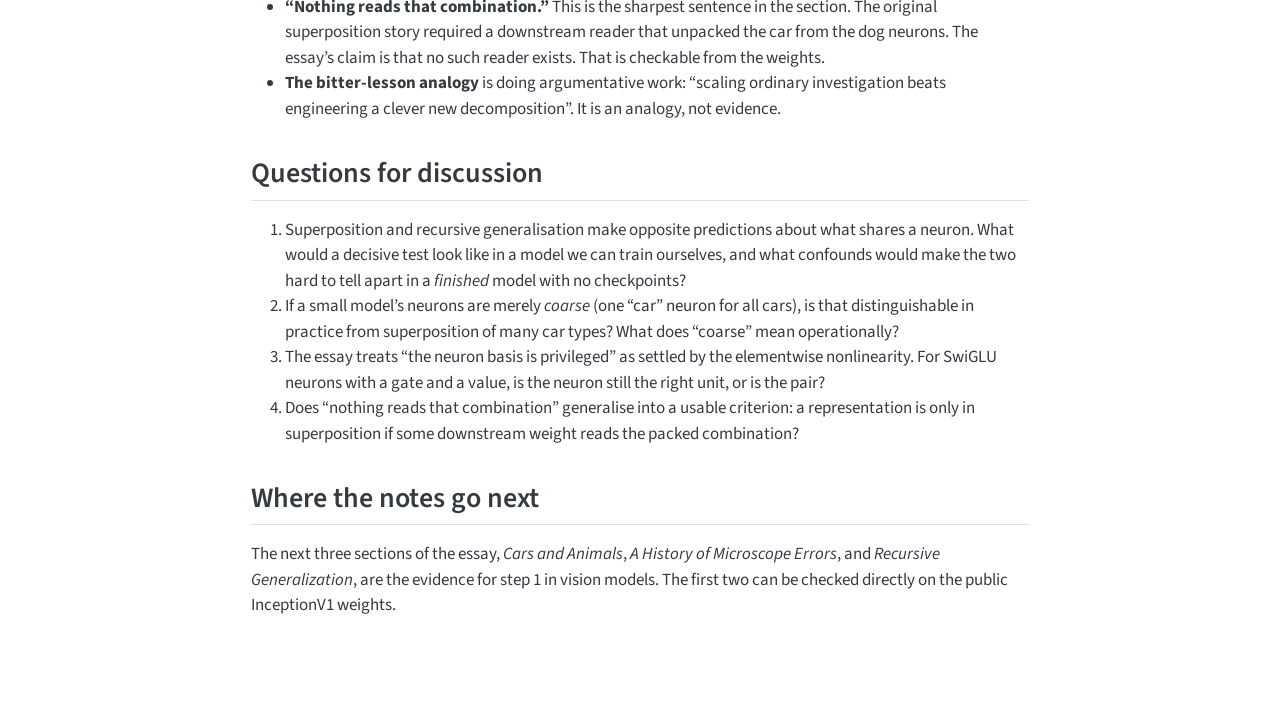
<file: 02-the-short-version/index.html>
<!DOCTYPE html>
<html xmlns="http://www.w3.org/1999/xhtml" lang="en" xml:lang="en"><head>

<meta charset="utf-8">
<meta name="generator" content="quarto-1.10.19">

<meta name="viewport" content="width=device-width, initial-scale=1.0, user-scalable=yes">

<meta name="author" content="Mostly Claude and Brian Swingle">

<title>The Short Version – Neural Networks Are Already Clean — a slow read</title>
<style>
/* Default styles provided by pandoc.
** See https://pandoc.org/MANUAL.html#variables-for-html for config info.
*/
span.smallcaps{font-variant: small-caps;}
div.columns{display: flex; gap: 1.5em;}
div.column{flex: auto;}
@media screen {
div.columns{gap: min(4vw, 1.5em);}
div.column{overflow-x: auto;}
}
div.hanging-indent{margin-left: 1.5em; text-indent: -1.5em;}
ul.task-list{list-style: none;}
ul.task-list li input[type="checkbox"] {
  width: 0.8em;
  margin: 0 0.8em 0.2em -1em; /* quarto-specific, see https://github.com/quarto-dev/quarto-cli/issues/4556 */ 
  vertical-align: middle;
}
/* CSS for syntax highlighting */
html { -webkit-text-size-adjust: 100%; }
pre > code.sourceCode { white-space: pre; position: relative; }
pre > code.sourceCode > span { display: inline-block; line-height: 1.25; }
pre > code.sourceCode > span:empty { height: 1.2em; }
.sourceCode { overflow: visible; }
code.sourceCode > span { color: inherit; text-decoration: inherit; }
div.sourceCode { margin: 1em 0; }
pre.sourceCode { margin: 0; }
@media screen {
div.sourceCode { overflow: auto; }
}
@media print {
pre > code.sourceCode { white-space: pre-wrap; }
pre > code.sourceCode > span { text-indent: -5em; padding-left: 5em; }
}
pre.numberSource code
  { counter-reset: source-line 0; }
pre.numberSource code > span
  { position: relative; left: -4em; counter-increment: source-line; }
pre.numberSource code > span > a:first-child::before
  { content: counter(source-line);
    position: relative; left: -1em; text-align: right; vertical-align: baseline;
    border: none; display: inline-block;
    -webkit-touch-callout: none; -webkit-user-select: none;
    -khtml-user-select: none; -moz-user-select: none;
    -ms-user-select: none; user-select: none;
    padding: 0 4px; width: 4em;
  }
pre.numberSource { margin-left: 3em;  padding-left: 4px; }
div.sourceCode
  {   }
@media screen {
pre > code.sourceCode > span > a:first-child::before { text-decoration: underline; }
}
</style>


<script src="../site_libs/quarto-nav/quarto-nav.js"></script>
<script src="../site_libs/quarto-nav/headroom.min.js"></script>
<script src="../site_libs/clipboard/clipboard.min.js"></script>
<script src="../site_libs/quarto-search/autocomplete.umd.js"></script>
<script src="../site_libs/quarto-search/fuse.min.js"></script>
<script src="../site_libs/quarto-search/quarto-search.js"></script>
<meta name="quarto:offset" content="../">
<script src="../site_libs/quarto-html/quarto.js" type="module"></script>
<script src="../site_libs/quarto-html/tabsets/tabsets.js" type="module"></script>
<script src="../site_libs/quarto-html/popper.min.js"></script>
<script src="../site_libs/quarto-html/tippy.umd.min.js"></script>
<script src="../site_libs/quarto-html/anchor.min.js"></script>
<link href="../site_libs/quarto-html/tippy.css" rel="stylesheet">
<link href="../site_libs/quarto-html/quarto-syntax-highlighting-bf27225e3a48a9273f3daa8f8e829971.css" rel="stylesheet" id="quarto-text-highlighting-styles">
<script src="../site_libs/bootstrap/bootstrap.min.js"></script>
<link href="../site_libs/bootstrap/bootstrap-icons.css" rel="stylesheet">
<link href="../site_libs/bootstrap/bootstrap-27d0aecb2de0abaf2c1b0e6b7abd202f.min.css" rel="stylesheet" append-hash="true" id="quarto-bootstrap" data-mode="light">
<script id="quarto-search-options" type="application/json">{
  "location": "navbar",
  "copy-button": false,
  "collapse-after": 3,
  "panel-placement": "end",
  "type": "overlay",
  "limit": 50,
  "keyboard-shortcut": [
    "f",
    "/",
    "s"
  ],
  "show-item-context": false,
  "language": {
    "search-no-results-text": "No results",
    "search-matching-documents-text": "matching documents",
    "search-copy-link-title": "Copy link to search",
    "search-hide-matches-text": "Hide additional matches",
    "search-more-match-text": "more match in this document",
    "search-more-matches-text": "more matches in this document",
    "search-clear-button-title": "Clear",
    "search-text-placeholder": "",
    "search-detached-cancel-button-title": "Cancel",
    "search-submit-button-title": "Submit",
    "search-label": "Search"
  }
}</script>


<link rel="stylesheet" href="../custom.css">
</head>

<body class="nav-sidebar docked nav-fixed quarto-light">

<div id="quarto-search-results"></div>
  <header id="quarto-header" class="headroom fixed-top">
    <nav class="navbar navbar-expand-lg " data-bs-theme="dark">
      <div class="navbar-container container-fluid">
      <div class="navbar-brand-container mx-auto">
    <a class="navbar-brand" href="../index.html">
    <span class="navbar-title">Neural Networks Are Already Clean — a slow read</span>
    </a>
  </div>
            <div id="quarto-search" class="" title="Search"></div>
          <button class="navbar-toggler" type="button" data-bs-toggle="collapse" data-bs-target="#navbarCollapse" aria-controls="navbarCollapse" role="menu" aria-expanded="false" aria-label="Toggle navigation" onclick="if (window.quartoToggleHeadroom) { window.quartoToggleHeadroom(); }">
  <span class="navbar-toggler-icon"></span>
</button>
          <div class="collapse navbar-collapse" id="navbarCollapse">
            <ul class="navbar-nav navbar-nav-scroll me-auto">
  <li class="nav-item">
    <a class="nav-link active" href="../index.html" aria-current="page"> 
<span class="menu-text">Home</span></a>
  </li>  
  <li class="nav-item">
    <a class="nav-link" href="https://already-clean.goodfire.com/"> 
<span class="menu-text">The essay</span></a>
  </li>  
</ul>
          </div> <!-- /navcollapse -->
            <div class="quarto-navbar-tools">
</div>
      </div> <!-- /container-fluid -->
    </nav>
  <nav class="quarto-secondary-nav">
    <div class="container-fluid d-flex">
      <button type="button" class="quarto-btn-toggle btn" data-bs-toggle="collapse" role="button" data-bs-target=".quarto-sidebar-collapse-item" aria-controls="quarto-sidebar" aria-expanded="false" aria-label="Toggle sidebar navigation" onclick="if (window.quartoToggleHeadroom) { window.quartoToggleHeadroom(); }">
        <i class="bi bi-layout-text-sidebar-reverse"></i>
      </button>
        <nav class="quarto-page-breadcrumbs" aria-label="breadcrumb"><ol class="breadcrumb"><li class="breadcrumb-item"><a href="../02-the-short-version/index.html">The essay, section by section</a></li><li class="breadcrumb-item"><a href="../02-the-short-version/index.html">The Short Version</a></li></ol></nav>
        <a class="flex-grow-1" role="navigation" data-bs-toggle="collapse" data-bs-target=".quarto-sidebar-collapse-item" aria-controls="quarto-sidebar" aria-expanded="false" aria-label="Toggle sidebar navigation" onclick="if (window.quartoToggleHeadroom) { window.quartoToggleHeadroom(); }">      
        </a>
      <button type="button" class="btn quarto-search-button" aria-label="Search" onclick="window.quartoOpenSearch();">
        <i class="bi bi-search"></i>
      </button>
    </div>
  </nav>
</header>
<!-- content -->
<div id="quarto-content" class="quarto-container page-columns page-rows-contents page-layout-article page-navbar">
<!-- sidebar -->
  <nav id="quarto-sidebar" class="sidebar collapse collapse-horizontal quarto-sidebar-collapse-item sidebar-navigation docked overflow-auto">
        <div class="mt-2 flex-shrink-0 align-items-center">
        <div class="sidebar-search">
        <div id="quarto-search" class="" title="Search"></div>
        </div>
        </div>
    <div class="sidebar-menu-container"> 
    <ul class="list-unstyled mt-1">
        <li class="sidebar-item">
  <div class="sidebar-item-container"> 
  <a href="../index.html" class="sidebar-item-text sidebar-link">
 <span class="menu-text">A slow read of <em>Neural Networks Are Already Clean</em></span></a>
  </div>
</li>
        <li class="sidebar-item sidebar-item-section">
      <div class="sidebar-item-container"> 
            <a class="sidebar-item-text sidebar-link text-start" data-bs-toggle="collapse" data-bs-target="#quarto-sidebar-section-1" role="navigation" aria-expanded="true">
 <span class="menu-text">Preliminaries</span></a>
          <a class="sidebar-item-toggle text-start" data-bs-toggle="collapse" data-bs-target="#quarto-sidebar-section-1" role="navigation" aria-expanded="true" aria-label="Toggle section">
            <i class="bi bi-chevron-right ms-2"></i>
          </a> 
      </div>
      <ul id="quarto-sidebar-section-1" class="collapse list-unstyled sidebar-section depth1 show">  
          <li class="sidebar-item">
  <div class="sidebar-item-container"> 
  <a href="../00-preliminaries/index.html" class="sidebar-item-text sidebar-link">
 <span class="menu-text">Preliminaries: the objects the essay talks about</span></a>
  </div>
</li>
      </ul>
  </li>
        <li class="sidebar-item sidebar-item-section">
      <div class="sidebar-item-container"> 
            <a class="sidebar-item-text sidebar-link text-start" data-bs-toggle="collapse" data-bs-target="#quarto-sidebar-section-2" role="navigation" aria-expanded="true">
 <span class="menu-text">Background: Toy Models of Superposition</span></a>
          <a class="sidebar-item-toggle text-start" data-bs-toggle="collapse" data-bs-target="#quarto-sidebar-section-2" role="navigation" aria-expanded="true" aria-label="Toggle section">
            <i class="bi bi-chevron-right ms-2"></i>
          </a> 
      </div>
      <ul id="quarto-sidebar-section-2" class="collapse list-unstyled sidebar-section depth1 show">  
          <li class="sidebar-item">
  <div class="sidebar-item-container"> 
  <a href="../01-toy-models-of-superposition/index.html" class="sidebar-item-text sidebar-link">
 <span class="menu-text">Background: Toy Models of Superposition</span></a>
  </div>
</li>
      </ul>
  </li>
        <li class="sidebar-item sidebar-item-section">
      <div class="sidebar-item-container"> 
            <a class="sidebar-item-text sidebar-link text-start" data-bs-toggle="collapse" data-bs-target="#quarto-sidebar-section-3" role="navigation" aria-expanded="true">
 <span class="menu-text">The essay, section by section</span></a>
          <a class="sidebar-item-toggle text-start" data-bs-toggle="collapse" data-bs-target="#quarto-sidebar-section-3" role="navigation" aria-expanded="true" aria-label="Toggle section">
            <i class="bi bi-chevron-right ms-2"></i>
          </a> 
      </div>
      <ul id="quarto-sidebar-section-3" class="collapse list-unstyled sidebar-section depth1 show">  
          <li class="sidebar-item">
  <div class="sidebar-item-container"> 
  <a href="../02-the-short-version/index.html" class="sidebar-item-text sidebar-link active">
 <span class="menu-text">The Short Version</span></a>
  </div>
</li>
          <li class="sidebar-item">
  <div class="sidebar-item-container"> 
  <a href="../03-cars-and-animals/index.html" class="sidebar-item-text sidebar-link">
 <span class="menu-text">Cars and Animals</span></a>
  </div>
</li>
          <li class="sidebar-item">
  <div class="sidebar-item-container"> 
  <a href="../04-microscope-errors/index.html" class="sidebar-item-text sidebar-link">
 <span class="menu-text">Microscope Errors</span></a>
  </div>
</li>
          <li class="sidebar-item">
  <div class="sidebar-item-container"> 
  <a href="../05-recursive-generalization/index.html" class="sidebar-item-text sidebar-link">
 <span class="menu-text">Recursive Generalization</span></a>
  </div>
</li>
          <li class="sidebar-item">
  <div class="sidebar-item-container"> 
  <a href="../06-superposition/index.html" class="sidebar-item-text sidebar-link">
 <span class="menu-text">Superposition</span></a>
  </div>
</li>
          <li class="sidebar-item">
  <div class="sidebar-item-container"> 
  <a href="../07-superposition-of-the-gaps/index.html" class="sidebar-item-text sidebar-link">
 <span class="menu-text">Superposition Of The Gaps</span></a>
  </div>
</li>
          <li class="sidebar-item">
  <div class="sidebar-item-container"> 
  <a href="../08-exploring-image-models/index.html" class="sidebar-item-text sidebar-link">
 <span class="menu-text">Exploring Image Models</span></a>
  </div>
</li>
          <li class="sidebar-item">
  <div class="sidebar-item-container"> 
  <a href="../09-weak-activations/index.html" class="sidebar-item-text sidebar-link">
 <span class="menu-text">Weak Activations</span></a>
  </div>
</li>
          <li class="sidebar-item">
  <div class="sidebar-item-container"> 
  <a href="../10-exploring-language-models/index.html" class="sidebar-item-text sidebar-link">
 <span class="menu-text">Exploring Language Models</span></a>
  </div>
</li>
          <li class="sidebar-item">
  <div class="sidebar-item-container"> 
  <a href="../11-zooming-out/index.html" class="sidebar-item-text sidebar-link">
 <span class="menu-text">Zooming Out</span></a>
  </div>
</li>
      </ul>
  </li>
    </ul>
    </div>
</nav>
<div id="quarto-sidebar-glass" class="quarto-sidebar-collapse-item" data-bs-toggle="collapse" data-bs-target=".quarto-sidebar-collapse-item"></div>
<!-- margin-sidebar -->
    <div id="quarto-margin-sidebar" class="sidebar margin-sidebar">
        <nav id="TOC" role="doc-toc" class="toc-active">
    <h2 id="toc-title">On this page</h2>
   
  <ul>
  <li><a href="#the-argument-in-one-paragraph" id="toc-the-argument-in-one-paragraph" class="nav-link active" data-scroll-target="#the-argument-in-one-paragraph">The argument in one paragraph</a></li>
  <li><a href="#two-ways-to-do-interpretability" id="toc-two-ways-to-do-interpretability" class="nav-link" data-scroll-target="#two-ways-to-do-interpretability">Two ways to do interpretability</a></li>
  <li><a href="#the-claims-sorted" id="toc-the-claims-sorted" class="nav-link" data-scroll-target="#the-claims-sorted">The claims, sorted</a>
  <ul class="collapse">
  <li><a href="#empirical-claims-about-specific-models" id="toc-empirical-claims-about-specific-models" class="nav-link" data-scroll-target="#empirical-claims-about-specific-models">Empirical claims about specific models</a></li>
  <li><a href="#claims-about-method-and-history" id="toc-claims-about-method-and-history" class="nav-link" data-scroll-target="#claims-about-method-and-history">Claims about method and history</a></li>
  <li><a href="#the-four-step-argument-and-where-its-weight-sits" id="toc-the-four-step-argument-and-where-its-weight-sits" class="nav-link" data-scroll-target="#the-four-step-argument-and-where-its-weight-sits">The four-step argument, and where its weight sits</a></li>
  </ul></li>
  <li><a href="#things-to-notice-on-a-first-read" id="toc-things-to-notice-on-a-first-read" class="nav-link" data-scroll-target="#things-to-notice-on-a-first-read">Things to notice on a first read</a></li>
  <li><a href="#questions-for-discussion" id="toc-questions-for-discussion" class="nav-link" data-scroll-target="#questions-for-discussion">Questions for discussion</a></li>
  <li><a href="#where-the-notes-go-next" id="toc-where-the-notes-go-next" class="nav-link" data-scroll-target="#where-the-notes-go-next">Where the notes go next</a></li>
  </ul>
</nav>
    </div>
<!-- main -->
<main class="content" id="quarto-document-content">

<header id="title-block-header" class="quarto-title-block default"><nav class="quarto-page-breadcrumbs quarto-title-breadcrumbs d-none d-lg-block" aria-label="breadcrumb"><ol class="breadcrumb"><li class="breadcrumb-item"><a href="../02-the-short-version/index.html">The essay, section by section</a></li><li class="breadcrumb-item"><a href="../02-the-short-version/index.html">The Short Version</a></li></ol></nav>
<div class="quarto-title">
<div class="quarto-title-block"><div><h1 class="title">The Short Version</h1><button type="button" class="btn code-tools-button" id="quarto-code-tools-source"><i class="bi"></i> Code</button></div></div>
<p class="subtitle lead">Essay section 1: the thesis, the claims, and what would falsify each</p>
</div>



<div class="quarto-title-meta">

    <div>
    <div class="quarto-title-meta-heading">Author</div>
    <div class="quarto-title-meta-contents">
             <p>Mostly Claude and Brian Swingle </p>
          </div>
  </div>
    
  
    
  </div>
  


</header>


<p>The opening section is the whole essay in miniature. This page lists what it claims, sorts the claims by how testable they are, and notes where in these notes each one is taken up. No experiments here; the section is a statement of position.</p>
<section id="the-argument-in-one-paragraph" class="level2">
<h2 class="anchored" data-anchor-id="the-argument-in-one-paragraph">The argument in one paragraph</h2>
<p>The field found neurons that seemed to respond to unrelated things (polysemanticity), and explained them with superposition: a network short of neurons folds unrelated things together because they rarely co-occur. If true, the neurons are a knot with nothing to learn from, and the only route is to train a second model (a sparse autoencoder) that unfolds it. The essay says the canonical evidence for this was misread. The messy late layers of InceptionV1 were an architecture and tooling failure that modern architectures fixed by accident; the famous cat-and-car neuron and the car-into-dogs circuit were ordinary generalisation and composition; and the residual apparent polysemanticity is mostly <strong>recursive generalisation</strong>, a neuron sprouting related offshoots as it grows. That leaves one learning principle, generalisation, which happens to be fractal. So the network’s own neurons and circuits can be studied directly, and this works in practice up to trillion-parameter models.</p>
</section>
<section id="two-ways-to-do-interpretability" class="level2">
<h2 class="anchored" data-anchor-id="two-ways-to-do-interpretability">Two ways to do interpretability</h2>
<p>The essay frames everything around a choice.</p>
<ol type="1">
<li><strong>Normal science on the network itself.</strong> Look at neurons and circuits, watch data flow through them, run experiments at agentic scale to test explanations. This is where the field started (the Distill <em>Circuits</em> thread, 2020).</li>
<li><strong>Start from a hypothesised feature list</strong> and design reconstruction objectives to extract it, “usually ignoring the original”. This is the sparse-autoencoder programme the field moved to after 2022.</li>
</ol>
<p>The essay’s position is that the field fell back from the first to the second on the strength of evidence that does not hold up, and that the first approach now works. Note the rhetorical asymmetry: option 2 is described as ignoring the original network. Practitioners of SAEs would say they study the original through a better basis. Worth raising in discussion.</p>
</section>
<section id="the-claims-sorted" class="level2">
<h2 class="anchored" data-anchor-id="the-claims-sorted">The claims, sorted</h2>
<section id="empirical-claims-about-specific-models" class="level3">
<h3 class="anchored" data-anchor-id="empirical-claims-about-specific-models">Empirical claims about specific models</h3>
<table class="caption-top table">
<colgroup>
<col style="width: 25%">
<col style="width: 25%">
<col style="width: 25%">
<col style="width: 25%">
</colgroup>
<thead>
<tr class="header">
<th>Claim</th>
<th>Stated evidence</th>
<th>Testable here?</th>
<th>Where</th>
</tr>
</thead>
<tbody>
<tr class="odd">
<td>InceptionV1’s last layer looked ~5% interpretable in 2014-era tools; a same-size modern conv net is 99–100% interpretable in its last layer, with no change in data or size</td>
<td>Author’s own ConvNeXt training runs and microscope</td>
<td>Partly: we can train a small conv net on a substitute dataset and audit last-layer neurons by eye</td>
<td>§08</td>
</tr>
<tr class="even">
<td>Legibility holds across a 300× size range; smaller models get <em>coarser</em> neurons, not packed ones</td>
<td>Three ConvNeXts</td>
<td>Partly, same caveat</td>
<td>§08</td>
</tr>
<tr class="odd">
<td>The car-into-dogs circuit in <em>Zoom In</em> was composition through a shared pose neuron, not superposition, and “nothing reads that combination”</td>
<td>Reanalysis with better feature visualisation and attribution</td>
<td>Yes in principle: InceptionV1 weights are public</td>
<td>§03, §04</td>
</tr>
<tr class="even">
<td>In Qwen3-32B about 90% of neuron poles have one main job, ~7% two related jobs, ~2–4% not understood</td>
<td>Agent-written “neuron papers”, preliminary, small samples</td>
<td>Not at that scale; a small Qwen3 or GPT-2 XL audit is feasible</td>
<td>§10</td>
</tr>
<tr class="odd">
<td>Results are similar in MoE models and up to trillion parameters (Kimi K3)</td>
<td>Companion paper, forthcoming</td>
<td>No</td>
<td>—</td>
</tr>
<tr class="even">
<td>Recursive generalisation is visible when watching neurons over training checkpoints, in every case the author has looked</td>
<td>Retrained InceptionV1 and ConvNeXt checkpoints; LM examples (“iy” → “diy” → “do it yourself”)</td>
<td>Yes, for a small conv net we train ourselves</td>
<td>§05</td>
</tr>
<tr class="odd">
<td>A SwiGLU “double-negative regime” exists and was found only because most of the network was already understood</td>
<td>Qwen3-32B</td>
<td>Yes, the regime itself is a one-afternoon check on any SwiGLU model</td>
<td>§10</td>
</tr>
</tbody>
</table>
</section>
<section id="claims-about-method-and-history" class="level3">
<h3 class="anchored" data-anchor-id="claims-about-method-and-history">Claims about method and history</h3>
<ul>
<li>Early explainer models could not run conjecture-and-test loops; metrics rewarded simulating activations rather than being right; people looked for the wrong motifs (nouns rather than feelings, social cues, punctuation summaries); most studies used small simplified models.</li>
<li>Understanding compounds like a crossword: once most of the map is filled in, each new neuron is constrained by its neighbours, and the unexplained remainder points at broken tools.</li>
<li>Bigger models learn <em>narrower</em> neurons, so size helps rather than hurts.</li>
<li>“Understanding the whole network may be easier than understanding just the parts we care about most.”</li>
</ul>
<p>These are not falsifiable in a single experiment but they make predictions about how an auditing effort should scale, and we can at least check the narrowing-with-size claim on our own model sweep.</p>
</section>
<section id="the-four-step-argument-and-where-its-weight-sits" class="level3">
<h3 class="anchored" data-anchor-id="the-four-step-argument-and-where-its-weight-sits">The four-step argument, and where its weight sits</h3>
<ol type="1">
<li>One learning principle, not two. <em>(The empirical heart. Everything in §03–§09 is evidence for this.)</em></li>
<li>Normal science on modern models goes better than expected. <em>(Mostly testimony about agent-scale auditing; §10.)</em></li>
<li>Understanding compounds. <em>(A claim about process; hard to test, easy to believe once 1 and 2 hold.)</em></li>
<li>Highly speculative: this might be most of what we need.</li>
</ol>
<p>The essay is careful to label step 4 as speculation. Steps 1 and 2 carry the argument.</p>
</section>
</section>
<section id="things-to-notice-on-a-first-read" class="level2">
<h2 class="anchored" data-anchor-id="things-to-notice-on-a-first-read">Things to notice on a first read</h2>
<ul>
<li><strong>The author co-authored both hypotheses.</strong> He found the original superposition circuit in 2019 and the “conjoined features” observation in 2021. The essay is a recantation of the first in favour of the second. This matters for how to weigh the testimony: the evidence that convinced him is mostly things he looked at, and the sample sizes he gives are explicitly small.</li>
<li><strong>The headline percentages are soft.</strong> Footnote 1 says the 90% figure moves with the weak-activation threshold, depth, and what counts as one thing, and the author says he included a number only because reviewers wanted one. The claim that matters is the <em>qualitative</em> one: mixtures are related, not arbitrary.</li>
<li><strong>“Nothing reads that combination.”</strong> This is the sharpest sentence in the section. The original superposition story required a downstream reader that unpacked the car from the dog neurons. The essay’s claim is that no such reader exists. That is checkable from the weights.</li>
<li><strong>The bitter-lesson analogy</strong> is doing argumentative work: “scaling ordinary investigation beats engineering a clever new decomposition”. It is an analogy, not evidence.</li>
</ul>
</section>
<section id="questions-for-discussion" class="level2">
<h2 class="anchored" data-anchor-id="questions-for-discussion">Questions for discussion</h2>
<ol type="1">
<li>Superposition and recursive generalisation make opposite predictions about what shares a neuron. What would a decisive test look like in a model we can train ourselves, and what confounds would make the two hard to tell apart in a <em>finished</em> model with no checkpoints?</li>
<li>If a small model’s neurons are merely <em>coarse</em> (one “car” neuron for all cars), is that distinguishable in practice from superposition of many car types? What does “coarse” mean operationally?</li>
<li>The essay treats “the neuron basis is privileged” as settled by the elementwise nonlinearity. For SwiGLU neurons with a gate and a value, is the neuron still the right unit, or is the pair?</li>
<li>Does “nothing reads that combination” generalise into a usable criterion: a representation is only in superposition if some downstream weight reads the packed combination?</li>
</ol>
</section>
<section id="where-the-notes-go-next" class="level2">
<h2 class="anchored" data-anchor-id="where-the-notes-go-next">Where the notes go next</h2>
<p>The next three sections of the essay, <em>Cars and Animals</em>, <em>A History of Microscope Errors</em>, and <em>Recursive Generalization</em>, are the evidence for step 1 in vision models. The first two can be checked directly on the public InceptionV1 weights.</p>


<!-- -->

</section>

</main> <!-- /main -->
<script id="quarto-html-after-body" type="application/javascript">
  window.document.addEventListener("DOMContentLoaded", function (event) {
    const icon = "";
    const anchorJS = new window.AnchorJS();
    anchorJS.options = {
      placement: 'right',
      icon: icon
    };
    anchorJS.add('.anchored');
    const isCodeAnnotation = (el) => {
      for (const clz of el.classList) {
        if (clz.startsWith('code-annotation-')) {                     
          return true;
        }
      }
      return false;
    }
    const onCopySuccess = function(e) {
      // button target
      const button = e.trigger;
      // don't keep focus
      button.blur();
      // flash "checked"
      button.classList.add('code-copy-button-checked');
      var currentTitle = button.getAttribute("title");
      button.setAttribute("title", "Copied!");
      let tooltip;
      if (window.bootstrap) {
        button.setAttribute("data-bs-toggle", "tooltip");
        button.setAttribute("data-bs-placement", "left");
        button.setAttribute("data-bs-title", "Copied!");
        tooltip = new bootstrap.Tooltip(button, 
          { trigger: "manual", 
            customClass: "code-copy-button-tooltip",
            offset: [0, -8]});
        tooltip.show();    
      }
      setTimeout(function() {
        if (tooltip) {
          tooltip.hide();
          button.removeAttribute("data-bs-title");
          button.removeAttribute("data-bs-toggle");
          button.removeAttribute("data-bs-placement");
        }
        button.setAttribute("title", currentTitle);
        button.classList.remove('code-copy-button-checked');
      }, 1000);
      // clear code selection
      e.clearSelection();
    }
    const getTextToCopy = function(trigger) {
      const outerScaffold = trigger.parentElement.cloneNode(true);
      const codeEl = outerScaffold.querySelector('code');
      for (const childEl of codeEl.children) {
        if (isCodeAnnotation(childEl)) {
          childEl.remove();
        }
      }
      return codeEl.innerText;
    }
    const clipboard = new window.ClipboardJS('.code-copy-button:not([data-in-quarto-modal])', {
      text: getTextToCopy
    });
    clipboard.on('success', onCopySuccess);
    if (window.document.getElementById('quarto-embedded-source-code-modal')) {
      const clipboardModal = new window.ClipboardJS('.code-copy-button[data-in-quarto-modal]', {
        text: getTextToCopy,
        container: window.document.getElementById('quarto-embedded-source-code-modal')
      });
      clipboardModal.on('success', onCopySuccess);
    }
    const viewSource = window.document.getElementById('quarto-view-source') ||
                       window.document.getElementById('quarto-code-tools-source');
    if (viewSource) {
      const sourceUrl = viewSource.getAttribute("data-quarto-source-url");
      viewSource.addEventListener("click", function(e) {
        if (sourceUrl) {
          // rstudio viewer pane
          if (/\bcapabilities=\b/.test(window.location)) {
            window.open(sourceUrl);
          } else {
            window.location.href = sourceUrl;
          }
        } else {
          const modal = new bootstrap.Modal(document.getElementById('quarto-embedded-source-code-modal'));
          modal.show();
        }
        return false;
      });
    }
    function toggleCodeHandler(show) {
      return function(e) {
        const cellDetails = window.document.querySelectorAll(".cell details.code-fold");
        for (let i=0; i<cellDetails.length; i++) {
          const details = cellDetails[i];
          if (show) {
            details.open = true;
          } else {
            details.removeAttribute("open");
          }
        }
        const cellCodeDivs = window.document.querySelectorAll(".cell div.sourceCode.cell-code");
        const fromCls = show ? "hidden" : "unhidden";
        const toCls = show ? "unhidden" : "hidden";
        for (let i=0; i<cellCodeDivs.length; i++) {
          const codeDiv = cellCodeDivs[i];
          if (codeDiv.classList.contains(fromCls)) {
            codeDiv.classList.remove(fromCls);
            codeDiv.classList.add(toCls);
          } 
        }
        return false;
      }
    }
    const hideAllCode = window.document.getElementById("quarto-hide-all-code");
    if (hideAllCode) {
      hideAllCode.addEventListener("click", toggleCodeHandler(false));
    }
    const showAllCode = window.document.getElementById("quarto-show-all-code");
    if (showAllCode) {
      showAllCode.addEventListener("click", toggleCodeHandler(true));
    }
      var localhostRegex = new RegExp(/^(?:http|https):\/\/localhost\:?[0-9]*\//);
      var mailtoRegex = new RegExp(/^mailto:/);
        var filterRegex = new RegExp('/' + window.location.host + '/');
      var isInternal = (href) => {
          return filterRegex.test(href) || localhostRegex.test(href) || mailtoRegex.test(href);
      }
      // Inspect non-navigation links and adorn them if external
     var links = window.document.querySelectorAll('a[href]:not(.nav-link):not(.navbar-brand):not(.toc-action):not(.sidebar-link):not(.sidebar-item-toggle):not(.pagination-link):not(.no-external):not([aria-hidden]):not(.dropdown-item):not(.quarto-navigation-tool):not(.about-link)');
      for (var i=0; i<links.length; i++) {
        const link = links[i];
        if (!isInternal(link.href)) {
          // undo the damage that might have been done by quarto-nav.js in the case of
          // links that we want to consider external
          if (link.dataset.originalHref !== undefined) {
            link.href = link.dataset.originalHref;
          }
        }
      }
    function tippyHover(el, contentFn, onTriggerFn, onUntriggerFn) {
      const config = {
        allowHTML: true,
        maxWidth: 500,
        delay: 100,
        arrow: false,
        appendTo: function(el) {
            return el.parentElement;
        },
        interactive: true,
        interactiveBorder: 10,
        theme: 'quarto',
        placement: 'bottom-start',
      };
      if (contentFn) {
        config.content = contentFn;
      }
      if (onTriggerFn) {
        config.onTrigger = onTriggerFn;
      }
      if (onUntriggerFn) {
        config.onUntrigger = onUntriggerFn;
      }
      window.tippy(el, config); 
    }
    const noterefs = window.document.querySelectorAll('a[role="doc-noteref"]');
    for (var i=0; i<noterefs.length; i++) {
      const ref = noterefs[i];
      tippyHover(ref, function() {
        // use id or data attribute instead here
        let href = ref.getAttribute('data-footnote-href') || ref.getAttribute('href');
        try { href = new URL(href).hash; } catch {}
        const id = href.replace(/^#\/?/, "");
        const note = window.document.getElementById(id);
        if (note) {
          return note.innerHTML;
        } else {
          return "";
        }
      });
    }
    const xrefs = window.document.querySelectorAll('a.quarto-xref');
    const processXRef = (id, note) => {
      // Strip column container classes
      const stripColumnClz = (el) => {
        el.classList.remove("page-full", "page-columns");
        if (el.children) {
          for (const child of el.children) {
            stripColumnClz(child);
          }
        }
      }
      stripColumnClz(note)
      if (id === null || id.startsWith('sec-')) {
        // Special case sections, only their first couple elements
        const container = document.createElement("div");
        if (note.children && note.children.length > 2) {
          container.appendChild(note.children[0].cloneNode(true));
          for (let i = 1; i < note.children.length; i++) {
            const child = note.children[i];
            if (child.tagName === "P" && child.innerText === "") {
              continue;
            } else {
              container.appendChild(child.cloneNode(true));
              break;
            }
          }
          if (window.Quarto?.typesetMath) {
            window.Quarto.typesetMath(container);
          }
          return container.innerHTML
        } else {
          if (window.Quarto?.typesetMath) {
            window.Quarto.typesetMath(note);
          }
          return note.innerHTML;
        }
      } else {
        // Remove any anchor links if they are present
        const anchorLink = note.querySelector('a.anchorjs-link');
        if (anchorLink) {
          anchorLink.remove();
        }
        if (window.Quarto?.typesetMath) {
          window.Quarto.typesetMath(note);
        }
        if (note.classList.contains("callout")) {
          return note.outerHTML;
        } else {
          return note.innerHTML;
        }
      }
    }
    for (var i=0; i<xrefs.length; i++) {
      const xref = xrefs[i];
      tippyHover(xref, undefined, function(instance) {
        instance.disable();
        let url = xref.getAttribute('href');
        let hash = undefined; 
        if (url.startsWith('#')) {
          hash = url;
        } else {
          try { hash = new URL(url).hash; } catch {}
        }
        if (hash) {
          const id = hash.replace(/^#\/?/, "");
          const note = window.document.getElementById(id);
          if (note !== null) {
            try {
              const html = processXRef(id, note.cloneNode(true));
              instance.setContent(html);
            } finally {
              instance.enable();
              instance.show();
            }
          } else {
            // See if we can fetch this
            fetch(url.split('#')[0])
            .then(res => res.text())
            .then(html => {
              const parser = new DOMParser();
              const htmlDoc = parser.parseFromString(html, "text/html");
              const note = htmlDoc.getElementById(id);
              if (note !== null) {
                const html = processXRef(id, note);
                instance.setContent(html);
              } 
            }).finally(() => {
              instance.enable();
              instance.show();
            });
          }
        } else {
          // See if we can fetch a full url (with no hash to target)
          // This is a special case and we should probably do some content thinning / targeting
          fetch(url)
          .then(res => res.text())
          .then(html => {
            const parser = new DOMParser();
            const htmlDoc = parser.parseFromString(html, "text/html");
            const note = htmlDoc.querySelector('main.content');
            if (note !== null) {
              // This should only happen for chapter cross references
              // (since there is no id in the URL)
              // remove the first header
              if (note.children.length > 0 && note.children[0].tagName === "HEADER") {
                note.children[0].remove();
              }
              const html = processXRef(null, note);
              instance.setContent(html);
            } 
          }).finally(() => {
            instance.enable();
            instance.show();
          });
        }
      }, function(instance) {
      });
    }
        let selectedAnnoteEl;
        const selectorForAnnotation = ( cell, annotation) => {
          let cellAttr = 'data-code-cell="' + cell + '"';
          let lineAttr = 'data-code-annotation="' +  annotation + '"';
          const selector = 'span[' + cellAttr + '][' + lineAttr + ']';
          return selector;
        }
        const selectCodeLines = (annoteEl) => {
          const doc = window.document;
          const targetCell = annoteEl.getAttribute("data-target-cell");
          const targetAnnotation = annoteEl.getAttribute("data-target-annotation");
          const annoteSpan = window.document.querySelector(selectorForAnnotation(targetCell, targetAnnotation));
          const lines = annoteSpan.getAttribute("data-code-lines").split(",");
          const lineIds = lines.map((line) => {
            return targetCell + "-" + line;
          })
          let top = null;
          let height = null;
          let parent = null;
          if (lineIds.length > 0) {
              //compute the position of the single el (top and bottom and make a div)
              const el = window.document.getElementById(lineIds[0]);
              top = el.offsetTop;
              height = el.offsetHeight;
              parent = el.parentElement.parentElement;
            if (lineIds.length > 1) {
              const lastEl = window.document.getElementById(lineIds[lineIds.length - 1]);
              const bottom = lastEl.offsetTop + lastEl.offsetHeight;
              height = bottom - top;
            }
            if (top !== null && height !== null && parent !== null) {
              // cook up a div (if necessary) and position it 
              let div = window.document.getElementById("code-annotation-line-highlight");
              if (div === null) {
                div = window.document.createElement("div");
                div.setAttribute("id", "code-annotation-line-highlight");
                div.style.position = 'absolute';
                parent.appendChild(div);
              }
              div.style.top = top - 2 + "px";
              div.style.height = height + 4 + "px";
              div.style.left = 0;
              let gutterDiv = window.document.getElementById("code-annotation-line-highlight-gutter");
              if (gutterDiv === null) {
                gutterDiv = window.document.createElement("div");
                gutterDiv.setAttribute("id", "code-annotation-line-highlight-gutter");
                gutterDiv.style.position = 'absolute';
                const codeCell = window.document.getElementById(targetCell);
                const gutter = codeCell.querySelector('.code-annotation-gutter');
                gutter.appendChild(gutterDiv);
              }
              gutterDiv.style.top = top - 2 + "px";
              gutterDiv.style.height = height + 4 + "px";
            }
            selectedAnnoteEl = annoteEl;
          }
        };
        const unselectCodeLines = () => {
          const elementsIds = ["code-annotation-line-highlight", "code-annotation-line-highlight-gutter"];
          elementsIds.forEach((elId) => {
            const div = window.document.getElementById(elId);
            if (div) {
              div.remove();
            }
          });
          selectedAnnoteEl = undefined;
        };
          // Handle positioning of the toggle
      window.addEventListener(
        "resize",
        throttle(() => {
          elRect = undefined;
          if (selectedAnnoteEl) {
            selectCodeLines(selectedAnnoteEl);
          }
        }, 10)
      );
      function throttle(fn, ms) {
      let throttle = false;
      let timer;
        return (...args) => {
          if(!throttle) { // first call gets through
              fn.apply(this, args);
              throttle = true;
          } else { // all the others get throttled
              if(timer) clearTimeout(timer); // cancel #2
              timer = setTimeout(() => {
                fn.apply(this, args);
                timer = throttle = false;
              }, ms);
          }
        };
      }
        // Attach click handler to the DT
        const annoteDls = window.document.querySelectorAll('dt[data-target-cell]');
        for (const annoteDlNode of annoteDls) {
          annoteDlNode.addEventListener('click', (event) => {
            const clickedEl = event.target;
            if (clickedEl !== selectedAnnoteEl) {
              unselectCodeLines();
              const activeEl = window.document.querySelector('dt[data-target-cell].code-annotation-active');
              if (activeEl) {
                activeEl.classList.remove('code-annotation-active');
              }
              selectCodeLines(clickedEl);
              clickedEl.classList.add('code-annotation-active');
            } else {
              // Unselect the line
              unselectCodeLines();
              clickedEl.classList.remove('code-annotation-active');
            }
          });
        }
    const findCites = (el) => {
      const parentEl = el.parentElement;
      if (parentEl) {
        const cites = parentEl.dataset.cites;
        if (cites) {
          return {
            el,
            cites: cites.split(' ')
          };
        } else {
          return findCites(el.parentElement)
        }
      } else {
        return undefined;
      }
    };
    var bibliorefs = window.document.querySelectorAll('a[role="doc-biblioref"]');
    for (var i=0; i<bibliorefs.length; i++) {
      const ref = bibliorefs[i];
      const citeInfo = findCites(ref);
      if (citeInfo) {
        tippyHover(citeInfo.el, function() {
          var popup = window.document.createElement('div');
          citeInfo.cites.forEach(function(cite) {
            var citeDiv = window.document.createElement('div');
            citeDiv.classList.add('hanging-indent');
            citeDiv.classList.add('csl-entry');
            var biblioDiv = window.document.getElementById('ref-' + cite);
            if (biblioDiv) {
              citeDiv.innerHTML = biblioDiv.innerHTML;
            }
            popup.appendChild(citeDiv);
          });
          return popup.innerHTML;
        });
      }
    }
  });
  </script><div class="modal fade" id="quarto-embedded-source-code-modal" tabindex="-1" aria-labelledby="quarto-embedded-source-code-modal-label" aria-hidden="true"><div class="modal-dialog modal-dialog-scrollable"><div class="modal-content"><div class="modal-header"><h5 class="modal-title" id="quarto-embedded-source-code-modal-label">Source Code</h5><button class="btn-close" data-bs-dismiss="modal"></button></div><div class="modal-body"><div class="">
<div class="code-copy-outer-scaffold"><div class="sourceCode" id="cb1" data-shortcodes="false"><pre class="sourceCode markdown code-with-copy"><code class="sourceCode markdown"><span id="cb1-1"><a href="#cb1-1" aria-hidden="true" tabindex="-1"></a><span class="co">---</span></span>
<span id="cb1-2"><a href="#cb1-2" aria-hidden="true" tabindex="-1"></a><span class="an">title:</span><span class="co"> "The Short Version"</span></span>
<span id="cb1-3"><a href="#cb1-3" aria-hidden="true" tabindex="-1"></a><span class="an">subtitle:</span><span class="co"> "Essay section 1: the thesis, the claims, and what would falsify each"</span></span>
<span id="cb1-4"><a href="#cb1-4" aria-hidden="true" tabindex="-1"></a><span class="co">---</span></span>
<span id="cb1-5"><a href="#cb1-5" aria-hidden="true" tabindex="-1"></a></span>
<span id="cb1-6"><a href="#cb1-6" aria-hidden="true" tabindex="-1"></a>The opening section is the whole essay in miniature. This page lists what it claims, sorts</span>
<span id="cb1-7"><a href="#cb1-7" aria-hidden="true" tabindex="-1"></a>the claims by how testable they are, and notes where in these notes each one is taken up.</span>
<span id="cb1-8"><a href="#cb1-8" aria-hidden="true" tabindex="-1"></a>No experiments here; the section is a statement of position.</span>
<span id="cb1-9"><a href="#cb1-9" aria-hidden="true" tabindex="-1"></a></span>
<span id="cb1-10"><a href="#cb1-10" aria-hidden="true" tabindex="-1"></a><span class="fu">## The argument in one paragraph</span></span>
<span id="cb1-11"><a href="#cb1-11" aria-hidden="true" tabindex="-1"></a></span>
<span id="cb1-12"><a href="#cb1-12" aria-hidden="true" tabindex="-1"></a>The field found neurons that seemed to respond to unrelated things (polysemanticity), and</span>
<span id="cb1-13"><a href="#cb1-13" aria-hidden="true" tabindex="-1"></a>explained them with superposition: a network short of neurons folds unrelated things together</span>
<span id="cb1-14"><a href="#cb1-14" aria-hidden="true" tabindex="-1"></a>because they rarely co-occur. If true, the neurons are a knot with nothing to learn from, and</span>
<span id="cb1-15"><a href="#cb1-15" aria-hidden="true" tabindex="-1"></a>the only route is to train a second model (a sparse autoencoder) that unfolds it. The essay</span>
<span id="cb1-16"><a href="#cb1-16" aria-hidden="true" tabindex="-1"></a>says the canonical evidence for this was misread. The messy late layers of InceptionV1 were an</span>
<span id="cb1-17"><a href="#cb1-17" aria-hidden="true" tabindex="-1"></a>architecture and tooling failure that modern architectures fixed by accident; the famous</span>
<span id="cb1-18"><a href="#cb1-18" aria-hidden="true" tabindex="-1"></a>cat-and-car neuron and the car-into-dogs circuit were ordinary generalisation and composition;</span>
<span id="cb1-19"><a href="#cb1-19" aria-hidden="true" tabindex="-1"></a>and the residual apparent polysemanticity is mostly **recursive generalisation**, a neuron</span>
<span id="cb1-20"><a href="#cb1-20" aria-hidden="true" tabindex="-1"></a>sprouting related offshoots as it grows. That leaves one learning principle, generalisation,</span>
<span id="cb1-21"><a href="#cb1-21" aria-hidden="true" tabindex="-1"></a>which happens to be fractal. So the network's own neurons and circuits can be studied directly,</span>
<span id="cb1-22"><a href="#cb1-22" aria-hidden="true" tabindex="-1"></a>and this works in practice up to trillion-parameter models.</span>
<span id="cb1-23"><a href="#cb1-23" aria-hidden="true" tabindex="-1"></a></span>
<span id="cb1-24"><a href="#cb1-24" aria-hidden="true" tabindex="-1"></a><span class="fu">## Two ways to do interpretability</span></span>
<span id="cb1-25"><a href="#cb1-25" aria-hidden="true" tabindex="-1"></a></span>
<span id="cb1-26"><a href="#cb1-26" aria-hidden="true" tabindex="-1"></a>The essay frames everything around a choice.</span>
<span id="cb1-27"><a href="#cb1-27" aria-hidden="true" tabindex="-1"></a></span>
<span id="cb1-28"><a href="#cb1-28" aria-hidden="true" tabindex="-1"></a><span class="ss">1. </span>**Normal science on the network itself.** Look at neurons and circuits, watch data flow</span>
<span id="cb1-29"><a href="#cb1-29" aria-hidden="true" tabindex="-1"></a>   through them, run experiments at agentic scale to test explanations. This is where the</span>
<span id="cb1-30"><a href="#cb1-30" aria-hidden="true" tabindex="-1"></a>   field started (the Distill *Circuits* thread, 2020).</span>
<span id="cb1-31"><a href="#cb1-31" aria-hidden="true" tabindex="-1"></a><span class="ss">2. </span>**Start from a hypothesised feature list** and design reconstruction objectives to extract</span>
<span id="cb1-32"><a href="#cb1-32" aria-hidden="true" tabindex="-1"></a>   it, "usually ignoring the original". This is the sparse-autoencoder programme the field</span>
<span id="cb1-33"><a href="#cb1-33" aria-hidden="true" tabindex="-1"></a>   moved to after 2022.</span>
<span id="cb1-34"><a href="#cb1-34" aria-hidden="true" tabindex="-1"></a></span>
<span id="cb1-35"><a href="#cb1-35" aria-hidden="true" tabindex="-1"></a>The essay's position is that the field fell back from the first to the second on the strength</span>
<span id="cb1-36"><a href="#cb1-36" aria-hidden="true" tabindex="-1"></a>of evidence that does not hold up, and that the first approach now works. Note the rhetorical</span>
<span id="cb1-37"><a href="#cb1-37" aria-hidden="true" tabindex="-1"></a>asymmetry: option 2 is described as ignoring the original network. Practitioners of SAEs would</span>
<span id="cb1-38"><a href="#cb1-38" aria-hidden="true" tabindex="-1"></a>say they study the original through a better basis. Worth raising in discussion.</span>
<span id="cb1-39"><a href="#cb1-39" aria-hidden="true" tabindex="-1"></a></span>
<span id="cb1-40"><a href="#cb1-40" aria-hidden="true" tabindex="-1"></a><span class="fu">## The claims, sorted</span></span>
<span id="cb1-41"><a href="#cb1-41" aria-hidden="true" tabindex="-1"></a></span>
<span id="cb1-42"><a href="#cb1-42" aria-hidden="true" tabindex="-1"></a><span class="fu">### Empirical claims about specific models</span></span>
<span id="cb1-43"><a href="#cb1-43" aria-hidden="true" tabindex="-1"></a></span>
<span id="cb1-44"><a href="#cb1-44" aria-hidden="true" tabindex="-1"></a><span class="pp">|</span> Claim <span class="pp">|</span> Stated evidence <span class="pp">|</span> Testable here? <span class="pp">|</span> Where <span class="pp">|</span></span>
<span id="cb1-45"><a href="#cb1-45" aria-hidden="true" tabindex="-1"></a><span class="pp">|---|---|---|---|</span></span>
<span id="cb1-46"><a href="#cb1-46" aria-hidden="true" tabindex="-1"></a><span class="pp">|</span> InceptionV1's last layer looked ~5% interpretable in 2014-era tools; a same-size modern conv net is 99–100% interpretable in its last layer, with no change in data or size <span class="pp">|</span> Author's own ConvNeXt training runs and microscope <span class="pp">|</span> Partly: we can train a small conv net on a substitute dataset and audit last-layer neurons by eye <span class="pp">|</span> §08 <span class="pp">|</span></span>
<span id="cb1-47"><a href="#cb1-47" aria-hidden="true" tabindex="-1"></a><span class="pp">|</span> Legibility holds across a 300× size range; smaller models get *coarser* neurons, not packed ones <span class="pp">|</span> Three ConvNeXts <span class="pp">|</span> Partly, same caveat <span class="pp">|</span> §08 <span class="pp">|</span></span>
<span id="cb1-48"><a href="#cb1-48" aria-hidden="true" tabindex="-1"></a><span class="pp">|</span> The car-into-dogs circuit in *Zoom In* was composition through a shared pose neuron, not superposition, and "nothing reads that combination" <span class="pp">|</span> Reanalysis with better feature visualisation and attribution <span class="pp">|</span> Yes in principle: InceptionV1 weights are public <span class="pp">|</span> §03, §04 <span class="pp">|</span></span>
<span id="cb1-49"><a href="#cb1-49" aria-hidden="true" tabindex="-1"></a><span class="pp">|</span> In Qwen3-32B about 90% of neuron poles have one main job, ~7% two related jobs, ~2–4% not understood <span class="pp">|</span> Agent-written "neuron papers", preliminary, small samples <span class="pp">|</span> Not at that scale; a small Qwen3 or GPT-2 XL audit is feasible <span class="pp">|</span> §10 <span class="pp">|</span></span>
<span id="cb1-50"><a href="#cb1-50" aria-hidden="true" tabindex="-1"></a><span class="pp">|</span> Results are similar in MoE models and up to trillion parameters (Kimi K3) <span class="pp">|</span> Companion paper, forthcoming <span class="pp">|</span> No <span class="pp">|</span> — <span class="pp">|</span></span>
<span id="cb1-51"><a href="#cb1-51" aria-hidden="true" tabindex="-1"></a><span class="pp">|</span> Recursive generalisation is visible when watching neurons over training checkpoints, in every case the author has looked <span class="pp">|</span> Retrained InceptionV1 and ConvNeXt checkpoints; LM examples ("iy" → "diy" → "do it yourself") <span class="pp">|</span> Yes, for a small conv net we train ourselves <span class="pp">|</span> §05 <span class="pp">|</span></span>
<span id="cb1-52"><a href="#cb1-52" aria-hidden="true" tabindex="-1"></a><span class="pp">|</span> A SwiGLU "double-negative regime" exists and was found only because most of the network was already understood <span class="pp">|</span> Qwen3-32B <span class="pp">|</span> Yes, the regime itself is a one-afternoon check on any SwiGLU model <span class="pp">|</span> §10 <span class="pp">|</span></span>
<span id="cb1-53"><a href="#cb1-53" aria-hidden="true" tabindex="-1"></a></span>
<span id="cb1-54"><a href="#cb1-54" aria-hidden="true" tabindex="-1"></a><span class="fu">### Claims about method and history</span></span>
<span id="cb1-55"><a href="#cb1-55" aria-hidden="true" tabindex="-1"></a></span>
<span id="cb1-56"><a href="#cb1-56" aria-hidden="true" tabindex="-1"></a><span class="ss">- </span>Early explainer models could not run conjecture-and-test loops; metrics rewarded simulating</span>
<span id="cb1-57"><a href="#cb1-57" aria-hidden="true" tabindex="-1"></a>  activations rather than being right; people looked for the wrong motifs (nouns rather than</span>
<span id="cb1-58"><a href="#cb1-58" aria-hidden="true" tabindex="-1"></a>  feelings, social cues, punctuation summaries); most studies used small simplified models.</span>
<span id="cb1-59"><a href="#cb1-59" aria-hidden="true" tabindex="-1"></a><span class="ss">- </span>Understanding compounds like a crossword: once most of the map is filled in, each new neuron</span>
<span id="cb1-60"><a href="#cb1-60" aria-hidden="true" tabindex="-1"></a>  is constrained by its neighbours, and the unexplained remainder points at broken tools.</span>
<span id="cb1-61"><a href="#cb1-61" aria-hidden="true" tabindex="-1"></a><span class="ss">- </span>Bigger models learn *narrower* neurons, so size helps rather than hurts.</span>
<span id="cb1-62"><a href="#cb1-62" aria-hidden="true" tabindex="-1"></a><span class="ss">- </span>"Understanding the whole network may be easier than understanding just the parts we care</span>
<span id="cb1-63"><a href="#cb1-63" aria-hidden="true" tabindex="-1"></a>  about most."</span>
<span id="cb1-64"><a href="#cb1-64" aria-hidden="true" tabindex="-1"></a></span>
<span id="cb1-65"><a href="#cb1-65" aria-hidden="true" tabindex="-1"></a>These are not falsifiable in a single experiment but they make predictions about how an</span>
<span id="cb1-66"><a href="#cb1-66" aria-hidden="true" tabindex="-1"></a>auditing effort should scale, and we can at least check the narrowing-with-size claim on our</span>
<span id="cb1-67"><a href="#cb1-67" aria-hidden="true" tabindex="-1"></a>own model sweep.</span>
<span id="cb1-68"><a href="#cb1-68" aria-hidden="true" tabindex="-1"></a></span>
<span id="cb1-69"><a href="#cb1-69" aria-hidden="true" tabindex="-1"></a><span class="fu">### The four-step argument, and where its weight sits</span></span>
<span id="cb1-70"><a href="#cb1-70" aria-hidden="true" tabindex="-1"></a></span>
<span id="cb1-71"><a href="#cb1-71" aria-hidden="true" tabindex="-1"></a><span class="ss">1. </span>One learning principle, not two. *(The empirical heart. Everything in §03–§09 is evidence</span>
<span id="cb1-72"><a href="#cb1-72" aria-hidden="true" tabindex="-1"></a>   for this.)*</span>
<span id="cb1-73"><a href="#cb1-73" aria-hidden="true" tabindex="-1"></a><span class="ss">2. </span>Normal science on modern models goes better than expected. *(Mostly testimony about</span>
<span id="cb1-74"><a href="#cb1-74" aria-hidden="true" tabindex="-1"></a>   agent-scale auditing; §10.)*</span>
<span id="cb1-75"><a href="#cb1-75" aria-hidden="true" tabindex="-1"></a><span class="ss">3. </span>Understanding compounds. *(A claim about process; hard to test, easy to believe once 1 and</span>
<span id="cb1-76"><a href="#cb1-76" aria-hidden="true" tabindex="-1"></a>   2 hold.)*</span>
<span id="cb1-77"><a href="#cb1-77" aria-hidden="true" tabindex="-1"></a><span class="ss">4. </span>Highly speculative: this might be most of what we need.</span>
<span id="cb1-78"><a href="#cb1-78" aria-hidden="true" tabindex="-1"></a></span>
<span id="cb1-79"><a href="#cb1-79" aria-hidden="true" tabindex="-1"></a>The essay is careful to label step 4 as speculation. Steps 1 and 2 carry the argument.</span>
<span id="cb1-80"><a href="#cb1-80" aria-hidden="true" tabindex="-1"></a></span>
<span id="cb1-81"><a href="#cb1-81" aria-hidden="true" tabindex="-1"></a><span class="fu">## Things to notice on a first read</span></span>
<span id="cb1-82"><a href="#cb1-82" aria-hidden="true" tabindex="-1"></a></span>
<span id="cb1-83"><a href="#cb1-83" aria-hidden="true" tabindex="-1"></a><span class="ss">- </span>**The author co-authored both hypotheses.** He found the original superposition circuit in</span>
<span id="cb1-84"><a href="#cb1-84" aria-hidden="true" tabindex="-1"></a>  2019 and the "conjoined features" observation in 2021. The essay is a recantation of the</span>
<span id="cb1-85"><a href="#cb1-85" aria-hidden="true" tabindex="-1"></a>  first in favour of the second. This matters for how to weigh the testimony: the evidence</span>
<span id="cb1-86"><a href="#cb1-86" aria-hidden="true" tabindex="-1"></a>  that convinced him is mostly things he looked at, and the sample sizes he gives are</span>
<span id="cb1-87"><a href="#cb1-87" aria-hidden="true" tabindex="-1"></a>  explicitly small.</span>
<span id="cb1-88"><a href="#cb1-88" aria-hidden="true" tabindex="-1"></a><span class="ss">- </span>**The headline percentages are soft.** Footnote 1 says the 90% figure moves with the</span>
<span id="cb1-89"><a href="#cb1-89" aria-hidden="true" tabindex="-1"></a>  weak-activation threshold, depth, and what counts as one thing, and the author says he</span>
<span id="cb1-90"><a href="#cb1-90" aria-hidden="true" tabindex="-1"></a>  included a number only because reviewers wanted one. The claim that matters is the</span>
<span id="cb1-91"><a href="#cb1-91" aria-hidden="true" tabindex="-1"></a>  *qualitative* one: mixtures are related, not arbitrary.</span>
<span id="cb1-92"><a href="#cb1-92" aria-hidden="true" tabindex="-1"></a><span class="ss">- </span>**"Nothing reads that combination."** This is the sharpest sentence in the section. The</span>
<span id="cb1-93"><a href="#cb1-93" aria-hidden="true" tabindex="-1"></a>  original superposition story required a downstream reader that unpacked the car from the</span>
<span id="cb1-94"><a href="#cb1-94" aria-hidden="true" tabindex="-1"></a>  dog neurons. The essay's claim is that no such reader exists. That is checkable from the</span>
<span id="cb1-95"><a href="#cb1-95" aria-hidden="true" tabindex="-1"></a>  weights.</span>
<span id="cb1-96"><a href="#cb1-96" aria-hidden="true" tabindex="-1"></a><span class="ss">- </span>**The bitter-lesson analogy** is doing argumentative work: "scaling ordinary investigation</span>
<span id="cb1-97"><a href="#cb1-97" aria-hidden="true" tabindex="-1"></a>  beats engineering a clever new decomposition". It is an analogy, not evidence.</span>
<span id="cb1-98"><a href="#cb1-98" aria-hidden="true" tabindex="-1"></a></span>
<span id="cb1-99"><a href="#cb1-99" aria-hidden="true" tabindex="-1"></a><span class="fu">## Questions for discussion</span></span>
<span id="cb1-100"><a href="#cb1-100" aria-hidden="true" tabindex="-1"></a></span>
<span id="cb1-101"><a href="#cb1-101" aria-hidden="true" tabindex="-1"></a><span class="ss">1. </span>Superposition and recursive generalisation make opposite predictions about what shares a</span>
<span id="cb1-102"><a href="#cb1-102" aria-hidden="true" tabindex="-1"></a>   neuron. What would a decisive test look like in a model we can train ourselves, and what</span>
<span id="cb1-103"><a href="#cb1-103" aria-hidden="true" tabindex="-1"></a>   confounds would make the two hard to tell apart in a *finished* model with no checkpoints?</span>
<span id="cb1-104"><a href="#cb1-104" aria-hidden="true" tabindex="-1"></a><span class="ss">2. </span>If a small model's neurons are merely *coarse* (one "car" neuron for all cars), is that</span>
<span id="cb1-105"><a href="#cb1-105" aria-hidden="true" tabindex="-1"></a>   distinguishable in practice from superposition of many car types? What does "coarse" mean</span>
<span id="cb1-106"><a href="#cb1-106" aria-hidden="true" tabindex="-1"></a>   operationally?</span>
<span id="cb1-107"><a href="#cb1-107" aria-hidden="true" tabindex="-1"></a><span class="ss">3. </span>The essay treats "the neuron basis is privileged" as settled by the elementwise</span>
<span id="cb1-108"><a href="#cb1-108" aria-hidden="true" tabindex="-1"></a>   nonlinearity. For SwiGLU neurons with a gate and a value, is the neuron still the right</span>
<span id="cb1-109"><a href="#cb1-109" aria-hidden="true" tabindex="-1"></a>   unit, or is the pair?</span>
<span id="cb1-110"><a href="#cb1-110" aria-hidden="true" tabindex="-1"></a><span class="ss">4. </span>Does "nothing reads that combination" generalise into a usable criterion: a representation</span>
<span id="cb1-111"><a href="#cb1-111" aria-hidden="true" tabindex="-1"></a>   is only in superposition if some downstream weight reads the packed combination?</span>
<span id="cb1-112"><a href="#cb1-112" aria-hidden="true" tabindex="-1"></a></span>
<span id="cb1-113"><a href="#cb1-113" aria-hidden="true" tabindex="-1"></a><span class="fu">## Where the notes go next</span></span>
<span id="cb1-114"><a href="#cb1-114" aria-hidden="true" tabindex="-1"></a></span>
<span id="cb1-115"><a href="#cb1-115" aria-hidden="true" tabindex="-1"></a>The next three sections of the essay, *Cars and Animals*, *A History of Microscope Errors*,</span>
<span id="cb1-116"><a href="#cb1-116" aria-hidden="true" tabindex="-1"></a>and *Recursive Generalization*, are the evidence for step 1 in vision models. The first two</span>
<span id="cb1-117"><a href="#cb1-117" aria-hidden="true" tabindex="-1"></a>can be checked directly on the public InceptionV1 weights.</span></code></pre></div><button title="Copy to Clipboard" class="code-copy-button" data-in-quarto-modal=""><i class="bi"></i></button></div>
</div></div></div></div></div>
</div> <!-- /content -->




</body></html>
</file>
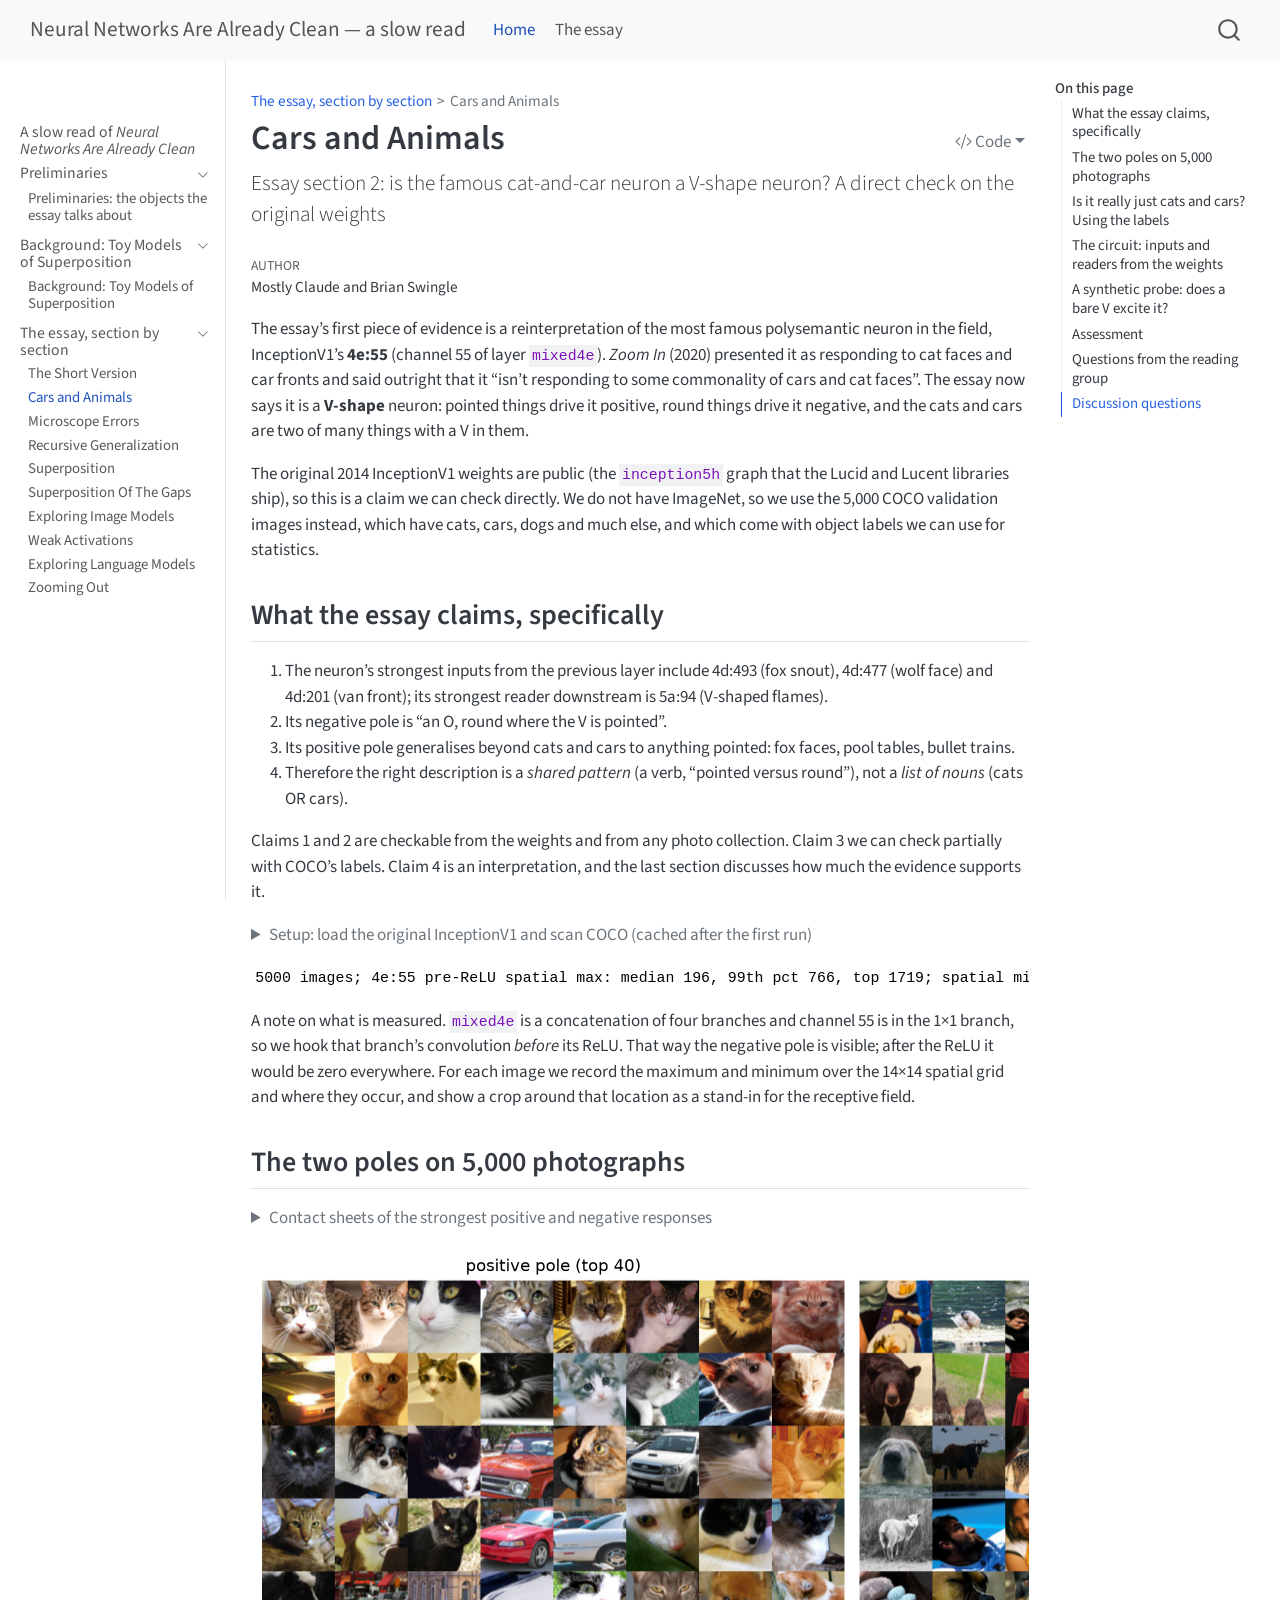
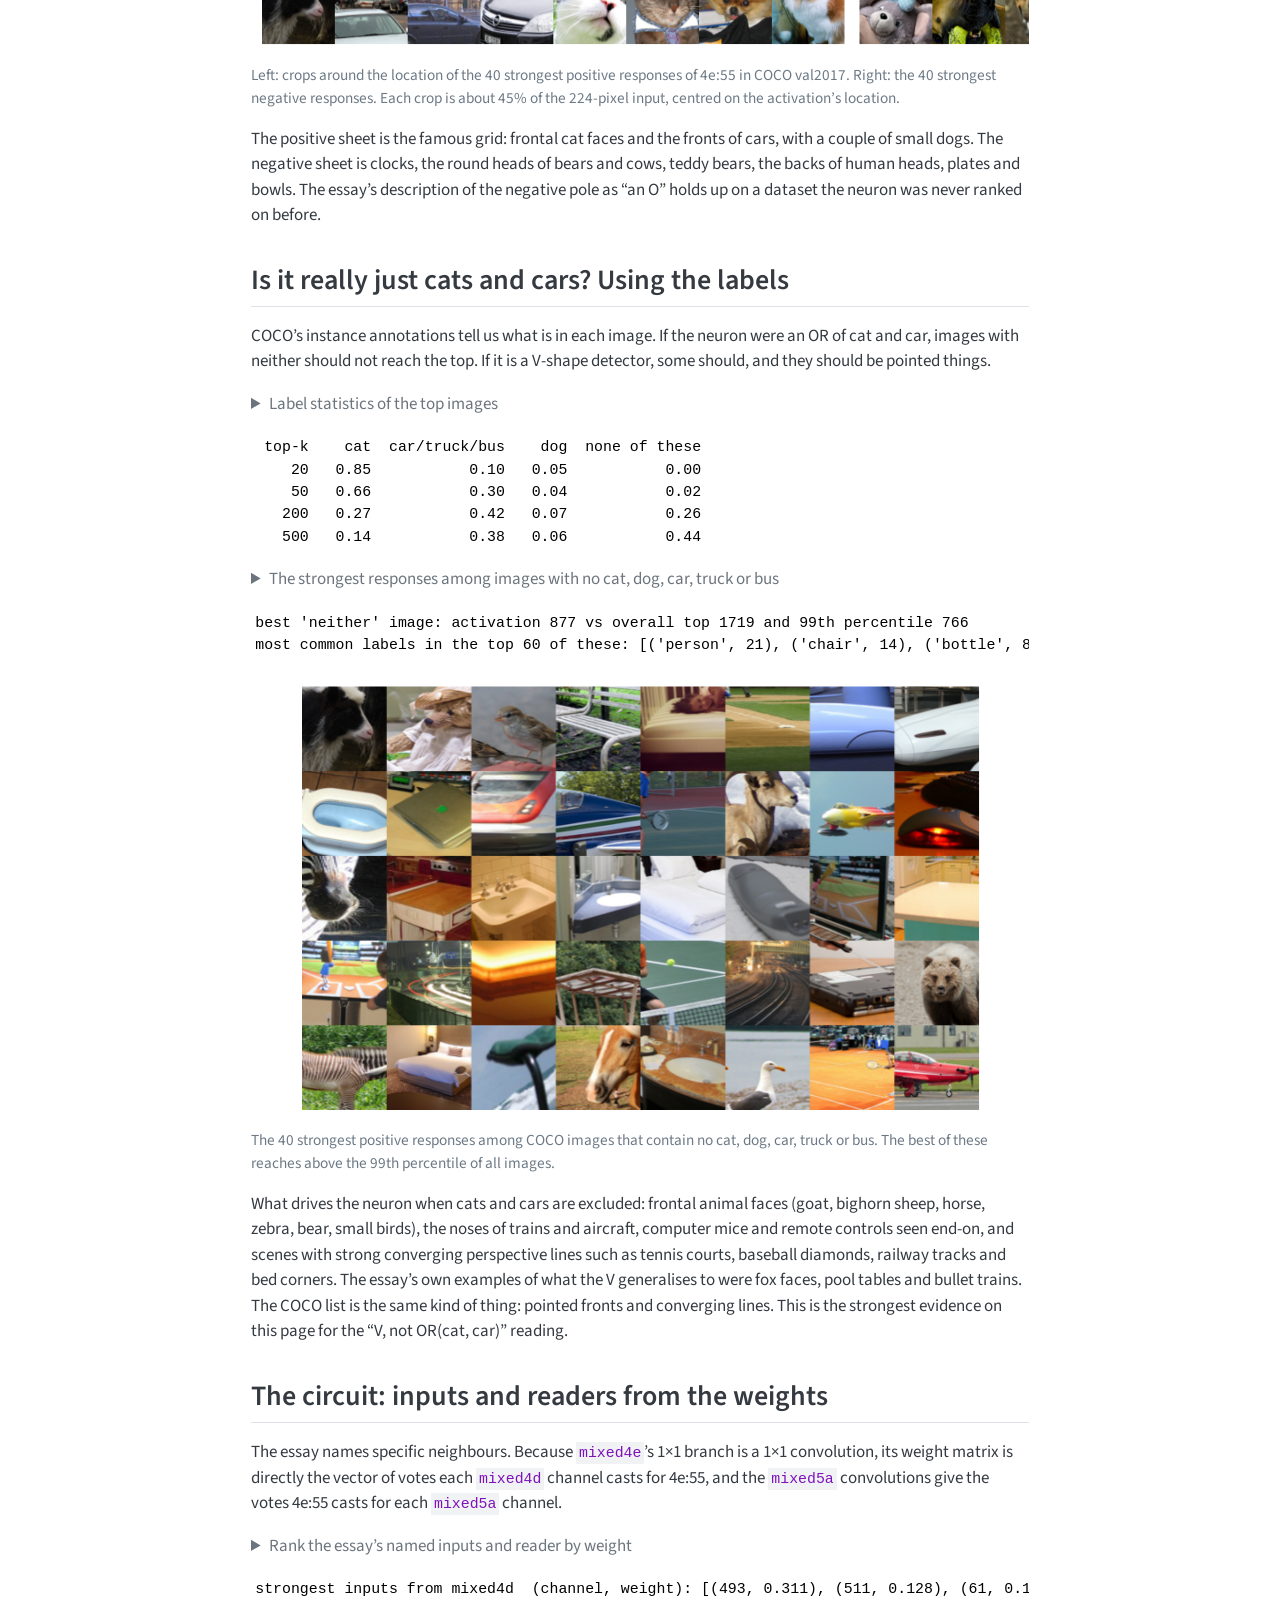
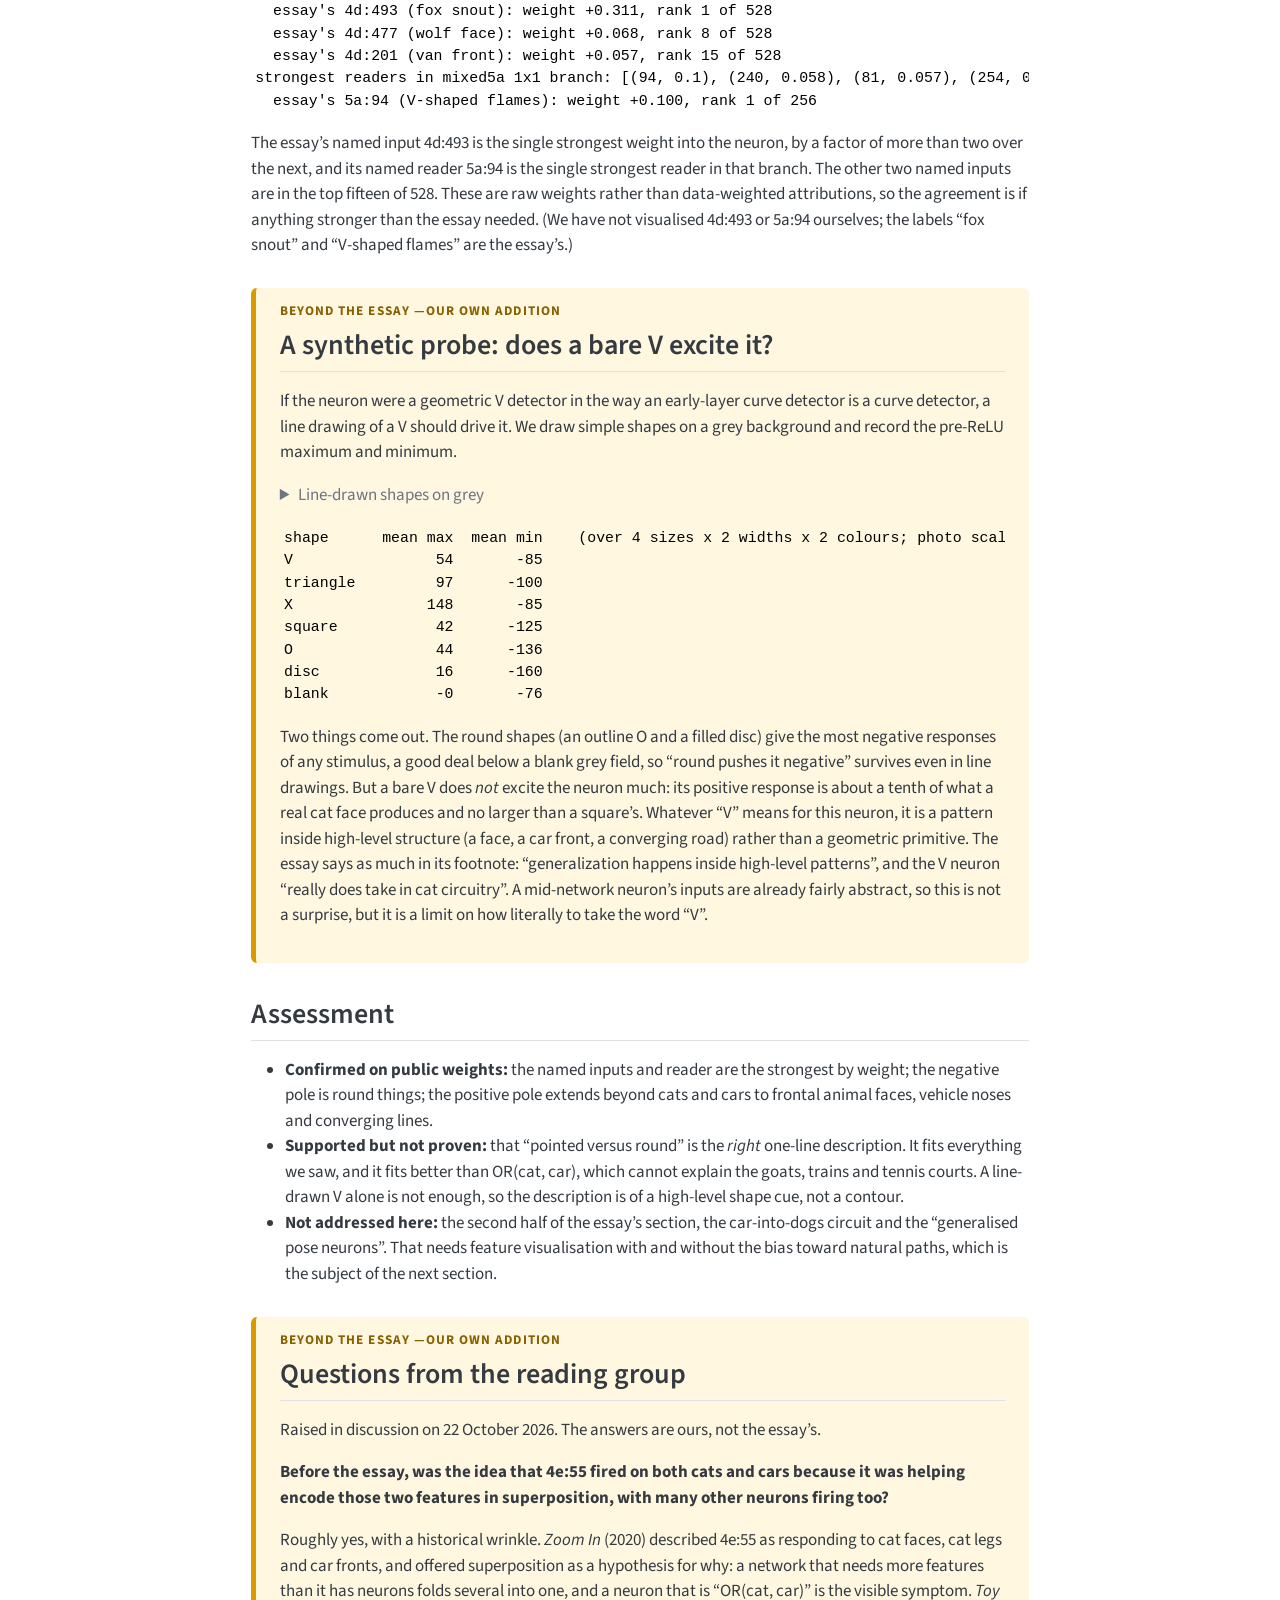
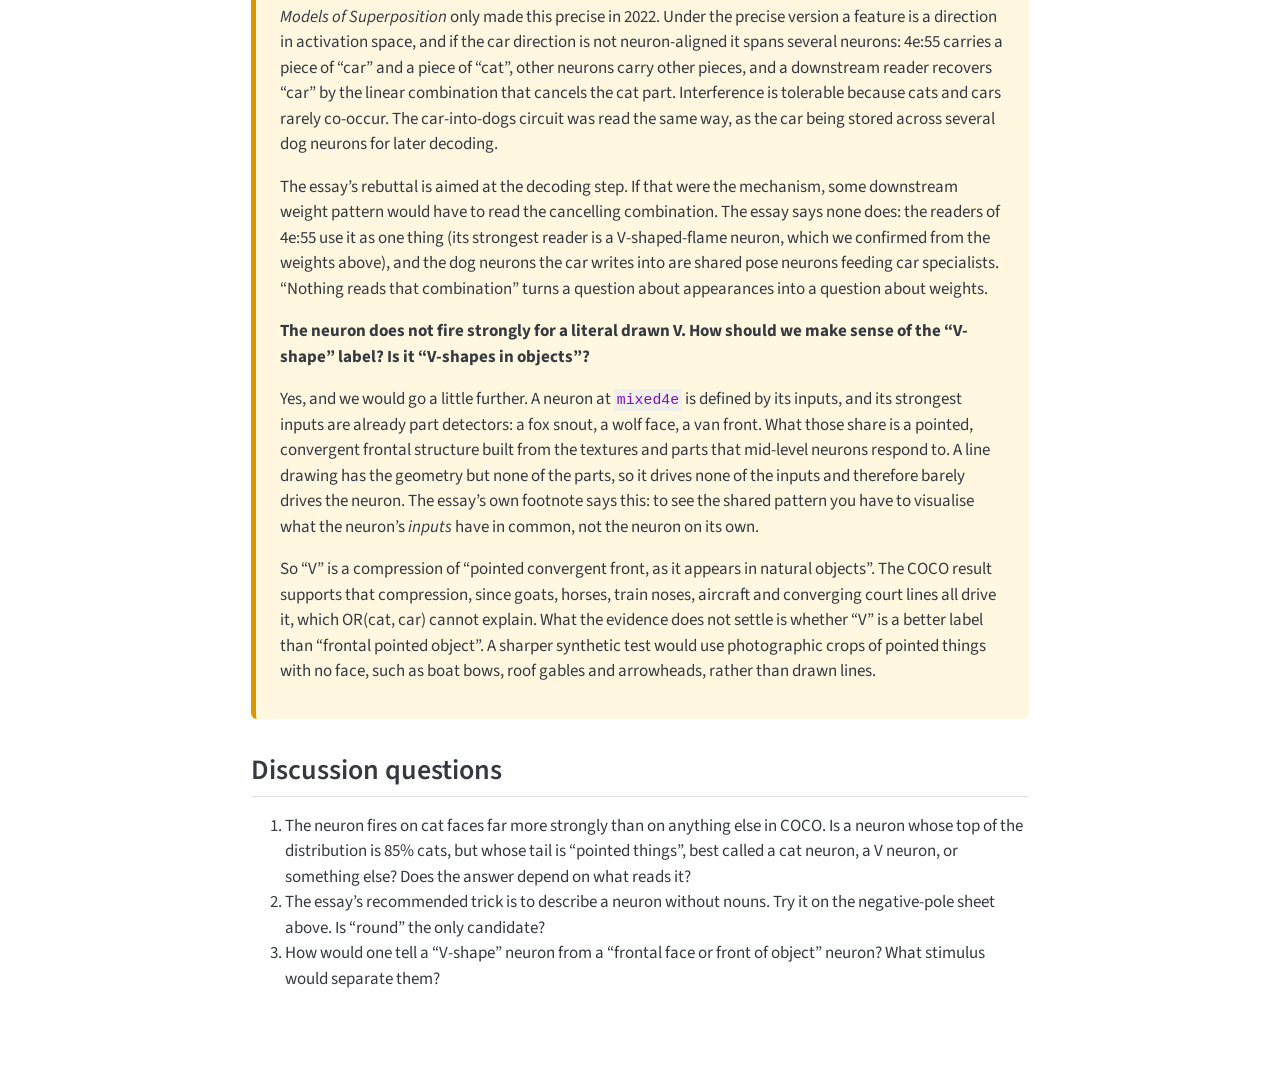
<file: 03-cars-and-animals/index.html>
<!DOCTYPE html>
<html xmlns="http://www.w3.org/1999/xhtml" lang="en" xml:lang="en"><head>

<meta charset="utf-8">
<meta name="generator" content="quarto-1.10.19">

<meta name="viewport" content="width=device-width, initial-scale=1.0, user-scalable=yes">

<meta name="author" content="Mostly Claude and Brian Swingle">

<title>Cars and Animals – Neural Networks Are Already Clean — a slow read</title>
<style>
/* Default styles provided by pandoc.
** See https://pandoc.org/MANUAL.html#variables-for-html for config info.
*/
span.smallcaps{font-variant: small-caps;}
div.columns{display: flex; gap: 1.5em;}
div.column{flex: auto;}
@media screen {
div.columns{gap: min(4vw, 1.5em);}
div.column{overflow-x: auto;}
}
div.hanging-indent{margin-left: 1.5em; text-indent: -1.5em;}
ul.task-list{list-style: none;}
ul.task-list li input[type="checkbox"] {
  width: 0.8em;
  margin: 0 0.8em 0.2em -1em; /* quarto-specific, see https://github.com/quarto-dev/quarto-cli/issues/4556 */ 
  vertical-align: middle;
}
/* CSS for syntax highlighting */
html { -webkit-text-size-adjust: 100%; }
pre > code.sourceCode { white-space: pre; position: relative; }
pre > code.sourceCode > span { display: inline-block; line-height: 1.25; }
pre > code.sourceCode > span:empty { height: 1.2em; }
.sourceCode { overflow: visible; }
code.sourceCode > span { color: inherit; text-decoration: inherit; }
div.sourceCode { margin: 1em 0; }
pre.sourceCode { margin: 0; }
@media screen {
div.sourceCode { overflow: auto; }
}
@media print {
pre > code.sourceCode { white-space: pre-wrap; }
pre > code.sourceCode > span { text-indent: -5em; padding-left: 5em; }
}
pre.numberSource code
  { counter-reset: source-line 0; }
pre.numberSource code > span
  { position: relative; left: -4em; counter-increment: source-line; }
pre.numberSource code > span > a:first-child::before
  { content: counter(source-line);
    position: relative; left: -1em; text-align: right; vertical-align: baseline;
    border: none; display: inline-block;
    -webkit-touch-callout: none; -webkit-user-select: none;
    -khtml-user-select: none; -moz-user-select: none;
    -ms-user-select: none; user-select: none;
    padding: 0 4px; width: 4em;
  }
pre.numberSource { margin-left: 3em;  padding-left: 4px; }
div.sourceCode
  {   }
@media screen {
pre > code.sourceCode > span > a:first-child::before { text-decoration: underline; }
}
</style>


<script src="../site_libs/quarto-nav/quarto-nav.js"></script>
<script src="../site_libs/quarto-nav/headroom.min.js"></script>
<script src="../site_libs/clipboard/clipboard.min.js"></script>
<script src="../site_libs/quarto-search/autocomplete.umd.js"></script>
<script src="../site_libs/quarto-search/fuse.min.js"></script>
<script src="../site_libs/quarto-search/quarto-search.js"></script>
<meta name="quarto:offset" content="../">
<script src="../site_libs/quarto-html/quarto.js" type="module"></script>
<script src="../site_libs/quarto-html/tabsets/tabsets.js" type="module"></script>
<script src="../site_libs/quarto-html/popper.min.js"></script>
<script src="../site_libs/quarto-html/tippy.umd.min.js"></script>
<script src="../site_libs/quarto-html/anchor.min.js"></script>
<link href="../site_libs/quarto-html/tippy.css" rel="stylesheet">
<link href="../site_libs/quarto-html/quarto-syntax-highlighting-bf27225e3a48a9273f3daa8f8e829971.css" rel="stylesheet" id="quarto-text-highlighting-styles">
<script src="../site_libs/bootstrap/bootstrap.min.js"></script>
<link href="../site_libs/bootstrap/bootstrap-icons.css" rel="stylesheet">
<link href="../site_libs/bootstrap/bootstrap-27d0aecb2de0abaf2c1b0e6b7abd202f.min.css" rel="stylesheet" append-hash="true" id="quarto-bootstrap" data-mode="light">
<script id="quarto-search-options" type="application/json">{
  "location": "navbar",
  "copy-button": false,
  "collapse-after": 3,
  "panel-placement": "end",
  "type": "overlay",
  "limit": 50,
  "keyboard-shortcut": [
    "f",
    "/",
    "s"
  ],
  "show-item-context": false,
  "language": {
    "search-no-results-text": "No results",
    "search-matching-documents-text": "matching documents",
    "search-copy-link-title": "Copy link to search",
    "search-hide-matches-text": "Hide additional matches",
    "search-more-match-text": "more match in this document",
    "search-more-matches-text": "more matches in this document",
    "search-clear-button-title": "Clear",
    "search-text-placeholder": "",
    "search-detached-cancel-button-title": "Cancel",
    "search-submit-button-title": "Submit",
    "search-label": "Search"
  }
}</script>


<link rel="stylesheet" href="../custom.css">
</head>

<body class="nav-sidebar docked nav-fixed quarto-light">

<div id="quarto-search-results"></div>
  <header id="quarto-header" class="headroom fixed-top">
    <nav class="navbar navbar-expand-lg " data-bs-theme="dark">
      <div class="navbar-container container-fluid">
      <div class="navbar-brand-container mx-auto">
    <a class="navbar-brand" href="../index.html">
    <span class="navbar-title">Neural Networks Are Already Clean — a slow read</span>
    </a>
  </div>
            <div id="quarto-search" class="" title="Search"></div>
          <button class="navbar-toggler" type="button" data-bs-toggle="collapse" data-bs-target="#navbarCollapse" aria-controls="navbarCollapse" role="menu" aria-expanded="false" aria-label="Toggle navigation" onclick="if (window.quartoToggleHeadroom) { window.quartoToggleHeadroom(); }">
  <span class="navbar-toggler-icon"></span>
</button>
          <div class="collapse navbar-collapse" id="navbarCollapse">
            <ul class="navbar-nav navbar-nav-scroll me-auto">
  <li class="nav-item">
    <a class="nav-link active" href="../index.html" aria-current="page"> 
<span class="menu-text">Home</span></a>
  </li>  
  <li class="nav-item">
    <a class="nav-link" href="https://already-clean.goodfire.com/"> 
<span class="menu-text">The essay</span></a>
  </li>  
</ul>
          </div> <!-- /navcollapse -->
            <div class="quarto-navbar-tools">
</div>
      </div> <!-- /container-fluid -->
    </nav>
  <nav class="quarto-secondary-nav">
    <div class="container-fluid d-flex">
      <button type="button" class="quarto-btn-toggle btn" data-bs-toggle="collapse" role="button" data-bs-target=".quarto-sidebar-collapse-item" aria-controls="quarto-sidebar" aria-expanded="false" aria-label="Toggle sidebar navigation" onclick="if (window.quartoToggleHeadroom) { window.quartoToggleHeadroom(); }">
        <i class="bi bi-layout-text-sidebar-reverse"></i>
      </button>
        <nav class="quarto-page-breadcrumbs" aria-label="breadcrumb"><ol class="breadcrumb"><li class="breadcrumb-item"><a href="../02-the-short-version/index.html">The essay, section by section</a></li><li class="breadcrumb-item"><a href="../03-cars-and-animals/index.html">Cars and Animals</a></li></ol></nav>
        <a class="flex-grow-1" role="navigation" data-bs-toggle="collapse" data-bs-target=".quarto-sidebar-collapse-item" aria-controls="quarto-sidebar" aria-expanded="false" aria-label="Toggle sidebar navigation" onclick="if (window.quartoToggleHeadroom) { window.quartoToggleHeadroom(); }">      
        </a>
      <button type="button" class="btn quarto-search-button" aria-label="Search" onclick="window.quartoOpenSearch();">
        <i class="bi bi-search"></i>
      </button>
    </div>
  </nav>
</header>
<!-- content -->
<div id="quarto-content" class="quarto-container page-columns page-rows-contents page-layout-article page-navbar">
<!-- sidebar -->
  <nav id="quarto-sidebar" class="sidebar collapse collapse-horizontal quarto-sidebar-collapse-item sidebar-navigation docked overflow-auto">
        <div class="mt-2 flex-shrink-0 align-items-center">
        <div class="sidebar-search">
        <div id="quarto-search" class="" title="Search"></div>
        </div>
        </div>
    <div class="sidebar-menu-container"> 
    <ul class="list-unstyled mt-1">
        <li class="sidebar-item">
  <div class="sidebar-item-container"> 
  <a href="../index.html" class="sidebar-item-text sidebar-link">
 <span class="menu-text">A slow read of <em>Neural Networks Are Already Clean</em></span></a>
  </div>
</li>
        <li class="sidebar-item sidebar-item-section">
      <div class="sidebar-item-container"> 
            <a class="sidebar-item-text sidebar-link text-start" data-bs-toggle="collapse" data-bs-target="#quarto-sidebar-section-1" role="navigation" aria-expanded="true">
 <span class="menu-text">Preliminaries</span></a>
          <a class="sidebar-item-toggle text-start" data-bs-toggle="collapse" data-bs-target="#quarto-sidebar-section-1" role="navigation" aria-expanded="true" aria-label="Toggle section">
            <i class="bi bi-chevron-right ms-2"></i>
          </a> 
      </div>
      <ul id="quarto-sidebar-section-1" class="collapse list-unstyled sidebar-section depth1 show">  
          <li class="sidebar-item">
  <div class="sidebar-item-container"> 
  <a href="../00-preliminaries/index.html" class="sidebar-item-text sidebar-link">
 <span class="menu-text">Preliminaries: the objects the essay talks about</span></a>
  </div>
</li>
      </ul>
  </li>
        <li class="sidebar-item sidebar-item-section">
      <div class="sidebar-item-container"> 
            <a class="sidebar-item-text sidebar-link text-start" data-bs-toggle="collapse" data-bs-target="#quarto-sidebar-section-2" role="navigation" aria-expanded="true">
 <span class="menu-text">Background: Toy Models of Superposition</span></a>
          <a class="sidebar-item-toggle text-start" data-bs-toggle="collapse" data-bs-target="#quarto-sidebar-section-2" role="navigation" aria-expanded="true" aria-label="Toggle section">
            <i class="bi bi-chevron-right ms-2"></i>
          </a> 
      </div>
      <ul id="quarto-sidebar-section-2" class="collapse list-unstyled sidebar-section depth1 show">  
          <li class="sidebar-item">
  <div class="sidebar-item-container"> 
  <a href="../01-toy-models-of-superposition/index.html" class="sidebar-item-text sidebar-link">
 <span class="menu-text">Background: Toy Models of Superposition</span></a>
  </div>
</li>
      </ul>
  </li>
        <li class="sidebar-item sidebar-item-section">
      <div class="sidebar-item-container"> 
            <a class="sidebar-item-text sidebar-link text-start" data-bs-toggle="collapse" data-bs-target="#quarto-sidebar-section-3" role="navigation" aria-expanded="true">
 <span class="menu-text">The essay, section by section</span></a>
          <a class="sidebar-item-toggle text-start" data-bs-toggle="collapse" data-bs-target="#quarto-sidebar-section-3" role="navigation" aria-expanded="true" aria-label="Toggle section">
            <i class="bi bi-chevron-right ms-2"></i>
          </a> 
      </div>
      <ul id="quarto-sidebar-section-3" class="collapse list-unstyled sidebar-section depth1 show">  
          <li class="sidebar-item">
  <div class="sidebar-item-container"> 
  <a href="../02-the-short-version/index.html" class="sidebar-item-text sidebar-link">
 <span class="menu-text">The Short Version</span></a>
  </div>
</li>
          <li class="sidebar-item">
  <div class="sidebar-item-container"> 
  <a href="../03-cars-and-animals/index.html" class="sidebar-item-text sidebar-link active">
 <span class="menu-text">Cars and Animals</span></a>
  </div>
</li>
          <li class="sidebar-item">
  <div class="sidebar-item-container"> 
  <a href="../04-microscope-errors/index.html" class="sidebar-item-text sidebar-link">
 <span class="menu-text">Microscope Errors</span></a>
  </div>
</li>
          <li class="sidebar-item">
  <div class="sidebar-item-container"> 
  <a href="../05-recursive-generalization/index.html" class="sidebar-item-text sidebar-link">
 <span class="menu-text">Recursive Generalization</span></a>
  </div>
</li>
          <li class="sidebar-item">
  <div class="sidebar-item-container"> 
  <a href="../06-superposition/index.html" class="sidebar-item-text sidebar-link">
 <span class="menu-text">Superposition</span></a>
  </div>
</li>
          <li class="sidebar-item">
  <div class="sidebar-item-container"> 
  <a href="../07-superposition-of-the-gaps/index.html" class="sidebar-item-text sidebar-link">
 <span class="menu-text">Superposition Of The Gaps</span></a>
  </div>
</li>
          <li class="sidebar-item">
  <div class="sidebar-item-container"> 
  <a href="../08-exploring-image-models/index.html" class="sidebar-item-text sidebar-link">
 <span class="menu-text">Exploring Image Models</span></a>
  </div>
</li>
          <li class="sidebar-item">
  <div class="sidebar-item-container"> 
  <a href="../09-weak-activations/index.html" class="sidebar-item-text sidebar-link">
 <span class="menu-text">Weak Activations</span></a>
  </div>
</li>
          <li class="sidebar-item">
  <div class="sidebar-item-container"> 
  <a href="../10-exploring-language-models/index.html" class="sidebar-item-text sidebar-link">
 <span class="menu-text">Exploring Language Models</span></a>
  </div>
</li>
          <li class="sidebar-item">
  <div class="sidebar-item-container"> 
  <a href="../11-zooming-out/index.html" class="sidebar-item-text sidebar-link">
 <span class="menu-text">Zooming Out</span></a>
  </div>
</li>
      </ul>
  </li>
    </ul>
    </div>
</nav>
<div id="quarto-sidebar-glass" class="quarto-sidebar-collapse-item" data-bs-toggle="collapse" data-bs-target=".quarto-sidebar-collapse-item"></div>
<!-- margin-sidebar -->
    <div id="quarto-margin-sidebar" class="sidebar margin-sidebar">
        <nav id="TOC" role="doc-toc" class="toc-active">
    <h2 id="toc-title">On this page</h2>
   
  <ul>
  <li><a href="#what-the-essay-claims-specifically" id="toc-what-the-essay-claims-specifically" class="nav-link active" data-scroll-target="#what-the-essay-claims-specifically">What the essay claims, specifically</a></li>
  <li><a href="#the-two-poles-on-5000-photographs" id="toc-the-two-poles-on-5000-photographs" class="nav-link" data-scroll-target="#the-two-poles-on-5000-photographs">The two poles on 5,000 photographs</a></li>
  <li><a href="#is-it-really-just-cats-and-cars-using-the-labels" id="toc-is-it-really-just-cats-and-cars-using-the-labels" class="nav-link" data-scroll-target="#is-it-really-just-cats-and-cars-using-the-labels">Is it really just cats and cars? Using the labels</a></li>
  <li><a href="#the-circuit-inputs-and-readers-from-the-weights" id="toc-the-circuit-inputs-and-readers-from-the-weights" class="nav-link" data-scroll-target="#the-circuit-inputs-and-readers-from-the-weights">The circuit: inputs and readers from the weights</a></li>
  <li><a href="#a-synthetic-probe-does-a-bare-v-excite-it" id="toc-a-synthetic-probe-does-a-bare-v-excite-it" class="nav-link" data-scroll-target="#a-synthetic-probe-does-a-bare-v-excite-it">A synthetic probe: does a bare V excite it?</a></li>
  <li><a href="#assessment" id="toc-assessment" class="nav-link" data-scroll-target="#assessment">Assessment</a></li>
  <li><a href="#questions-from-the-reading-group" id="toc-questions-from-the-reading-group" class="nav-link" data-scroll-target="#questions-from-the-reading-group">Questions from the reading group</a></li>
  <li><a href="#discussion-questions" id="toc-discussion-questions" class="nav-link" data-scroll-target="#discussion-questions">Discussion questions</a></li>
  </ul>
</nav>
    </div>
<!-- main -->
<main class="content" id="quarto-document-content">

<header id="title-block-header" class="quarto-title-block default"><nav class="quarto-page-breadcrumbs quarto-title-breadcrumbs d-none d-lg-block" aria-label="breadcrumb"><ol class="breadcrumb"><li class="breadcrumb-item"><a href="../02-the-short-version/index.html">The essay, section by section</a></li><li class="breadcrumb-item"><a href="../03-cars-and-animals/index.html">Cars and Animals</a></li></ol></nav>
<div class="quarto-title">
<div class="quarto-title-block"><div><h1 class="title">Cars and Animals</h1><button type="button" class="btn code-tools-button dropdown-toggle" id="quarto-code-tools-menu" data-bs-toggle="dropdown" aria-expanded="false"><i class="bi"></i> Code</button><ul class="dropdown-menu dropdown-menu-end" aria-labelelledby="quarto-code-tools-menu"><li><a id="quarto-show-all-code" class="dropdown-item" href="javascript:void(0)" role="button">Show All Code</a></li><li><a id="quarto-hide-all-code" class="dropdown-item" href="javascript:void(0)" role="button">Hide All Code</a></li><li><hr class="dropdown-divider"></li><li><a id="quarto-view-source" class="dropdown-item" href="javascript:void(0)" role="button">View Source</a></li></ul></div></div>
<p class="subtitle lead">Essay section 2: is the famous cat-and-car neuron a V-shape neuron? A direct check on the original weights</p>
</div>



<div class="quarto-title-meta">

    <div>
    <div class="quarto-title-meta-heading">Author</div>
    <div class="quarto-title-meta-contents">
             <p>Mostly Claude and Brian Swingle </p>
          </div>
  </div>
    
  
    
  </div>
  


</header>


<p>The essay’s first piece of evidence is a reinterpretation of the most famous polysemantic neuron in the field, InceptionV1’s <strong>4e:55</strong> (channel 55 of layer <code>mixed4e</code>). <em>Zoom In</em> (2020) presented it as responding to cat faces and car fronts and said outright that it “isn’t responding to some commonality of cars and cat faces”. The essay now says it is a <strong>V-shape</strong> neuron: pointed things drive it positive, round things drive it negative, and the cats and cars are two of many things with a V in them.</p>
<p>The original 2014 InceptionV1 weights are public (the <code>inception5h</code> graph that the Lucid and Lucent libraries ship), so this is a claim we can check directly. We do not have ImageNet, so we use the 5,000 COCO validation images instead, which have cats, cars, dogs and much else, and which come with object labels we can use for statistics.</p>
<section id="what-the-essay-claims-specifically" class="level2">
<h2 class="anchored" data-anchor-id="what-the-essay-claims-specifically">What the essay claims, specifically</h2>
<ol type="1">
<li>The neuron’s strongest inputs from the previous layer include 4d:493 (fox snout), 4d:477 (wolf face) and 4d:201 (van front); its strongest reader downstream is 5a:94 (V-shaped flames).</li>
<li>Its negative pole is “an O, round where the V is pointed”.</li>
<li>Its positive pole generalises beyond cats and cars to anything pointed: fox faces, pool tables, bullet trains.</li>
<li>Therefore the right description is a <em>shared pattern</em> (a verb, “pointed versus round”), not a <em>list of nouns</em> (cats OR cars).</li>
</ol>
<p>Claims 1 and 2 are checkable from the weights and from any photo collection. Claim 3 we can check partially with COCO’s labels. Claim 4 is an interpretation, and the last section discusses how much the evidence supports it.</p>
<div id="f9491b92" class="cell" data-execution_count="1">
<details class="code-fold">
<summary>Setup: load the original InceptionV1 and scan COCO (cached after the first run)</summary>
<div class="code-copy-outer-scaffold"><div class="sourceCode cell-code" id="cb1"><pre class="sourceCode python code-with-copy"><code class="sourceCode python"><span id="cb1-1"><a href="#cb1-1" aria-hidden="true" tabindex="-1"></a><span class="im">import</span> sys, pathlib, json, numpy <span class="im">as</span> np, torch, matplotlib.pyplot <span class="im">as</span> plt</span>
<span id="cb1-2"><a href="#cb1-2" aria-hidden="true" tabindex="-1"></a><span class="im">from</span> PIL <span class="im">import</span> Image</span>
<span id="cb1-3"><a href="#cb1-3" aria-hidden="true" tabindex="-1"></a>ROOT <span class="op">=</span> pathlib.Path.cwd().parent</span>
<span id="cb1-4"><a href="#cb1-4" aria-hidden="true" tabindex="-1"></a>sys.path.insert(<span class="dv">0</span>, <span class="bu">str</span>(ROOT))</span>
<span id="cb1-5"><a href="#cb1-5" aria-hidden="true" tabindex="-1"></a><span class="im">from</span> common.inception <span class="im">import</span> load_inceptionv1, scan_layer, receptive_crop</span>
<span id="cb1-6"><a href="#cb1-6" aria-hidden="true" tabindex="-1"></a>plt.rcParams.update({<span class="st">"figure.dpi"</span>: <span class="dv">110</span>, <span class="st">"font.size"</span>: <span class="dv">9</span>})</span>
<span id="cb1-7"><a href="#cb1-7" aria-hidden="true" tabindex="-1"></a>DEV <span class="op">=</span> <span class="st">"cuda"</span> <span class="cf">if</span> torch.cuda.is_available() <span class="cf">else</span> <span class="st">"cpu"</span></span>
<span id="cb1-8"><a href="#cb1-8" aria-hidden="true" tabindex="-1"></a>CH <span class="op">=</span> <span class="dv">55</span></span>
<span id="cb1-9"><a href="#cb1-9" aria-hidden="true" tabindex="-1"></a>model <span class="op">=</span> load_inceptionv1(DEV)</span>
<span id="cb1-10"><a href="#cb1-10" aria-hidden="true" tabindex="-1"></a>paths <span class="op">=</span> <span class="bu">sorted</span>((ROOT <span class="op">/</span> <span class="st">"data/coco/val2017"</span>).glob(<span class="st">"*.jpg"</span>))</span>
<span id="cb1-11"><a href="#cb1-11" aria-hidden="true" tabindex="-1"></a>cache <span class="op">=</span> ROOT <span class="op">/</span> <span class="st">"data/cache/mixed4e_1x1_prerelu_coco.npz"</span></span>
<span id="cb1-12"><a href="#cb1-12" aria-hidden="true" tabindex="-1"></a><span class="cf">if</span> cache.exists():</span>
<span id="cb1-13"><a href="#cb1-13" aria-hidden="true" tabindex="-1"></a>    z <span class="op">=</span> <span class="bu">dict</span>(np.load(cache))</span>
<span id="cb1-14"><a href="#cb1-14" aria-hidden="true" tabindex="-1"></a><span class="cf">else</span>:</span>
<span id="cb1-15"><a href="#cb1-15" aria-hidden="true" tabindex="-1"></a>    res <span class="op">=</span> scan_layer(model, <span class="st">"mixed4e_1x1_pre_relu_conv"</span>, paths, device<span class="op">=</span>DEV, batch<span class="op">=</span><span class="dv">100</span>)</span>
<span id="cb1-16"><a href="#cb1-16" aria-hidden="true" tabindex="-1"></a>    np.savez_compressed(cache, <span class="op">**</span>{k: v <span class="cf">for</span> k, v <span class="kw">in</span> res.items() <span class="cf">if</span> k <span class="op">!=</span> <span class="st">"paths"</span>}, paths<span class="op">=</span>np.array(res[<span class="st">"paths"</span>]))</span>
<span id="cb1-17"><a href="#cb1-17" aria-hidden="true" tabindex="-1"></a>    z <span class="op">=</span> <span class="bu">dict</span>(np.load(cache))</span>
<span id="cb1-18"><a href="#cb1-18" aria-hidden="true" tabindex="-1"></a>mx, mn, grid <span class="op">=</span> z[<span class="st">"max"</span>][:, CH], z[<span class="st">"min"</span>][:, CH], <span class="bu">int</span>(z[<span class="st">"grid"</span>][<span class="dv">0</span>])</span>
<span id="cb1-19"><a href="#cb1-19" aria-hidden="true" tabindex="-1"></a><span class="bu">print</span>(<span class="ss">f"</span><span class="sc">{</span><span class="bu">len</span>(paths)<span class="sc">}</span><span class="ss"> images; 4e:55 pre-ReLU spatial max: median </span><span class="sc">{</span>np<span class="sc">.</span>median(mx)<span class="sc">:.0f}</span><span class="ss">, "</span></span>
<span id="cb1-20"><a href="#cb1-20" aria-hidden="true" tabindex="-1"></a>      <span class="ss">f"99th pct </span><span class="sc">{</span>np<span class="sc">.</span>percentile(mx, <span class="dv">99</span>)<span class="sc">:.0f}</span><span class="ss">, top </span><span class="sc">{</span>mx<span class="sc">.</span><span class="bu">max</span>()<span class="sc">:.0f}</span><span class="ss">; spatial min: bottom </span><span class="sc">{</span>mn<span class="sc">.</span><span class="bu">min</span>()<span class="sc">:.0f}</span><span class="ss">"</span>)</span></code></pre></div><button title="Copy to Clipboard" class="code-copy-button"><i class="bi"></i></button></div>
</details>
<div class="cell-output cell-output-stdout">
<pre><code>5000 images; 4e:55 pre-ReLU spatial max: median 196, 99th pct 766, top 1719; spatial min: bottom -575</code></pre>
</div>
</div>
<p>A note on what is measured. <code>mixed4e</code> is a concatenation of four branches and channel 55 is in the 1×1 branch, so we hook that branch’s convolution <em>before</em> its ReLU. That way the negative pole is visible; after the ReLU it would be zero everywhere. For each image we record the maximum and minimum over the 14×14 spatial grid and where they occur, and show a crop around that location as a stand-in for the receptive field.</p>
</section>
<section id="the-two-poles-on-5000-photographs" class="level2">
<h2 class="anchored" data-anchor-id="the-two-poles-on-5000-photographs">The two poles on 5,000 photographs</h2>
<div id="1c16f14d" class="cell" data-execution_count="2">
<details class="code-fold">
<summary>Contact sheets of the strongest positive and negative responses</summary>
<div class="code-copy-outer-scaffold"><div class="sourceCode cell-code" id="cb3"><pre class="sourceCode python code-with-copy"><code class="sourceCode python"><span id="cb3-1"><a href="#cb3-1" aria-hidden="true" tabindex="-1"></a><span class="kw">def</span> sheet(order, locs, n<span class="op">=</span><span class="dv">40</span>, ncol<span class="op">=</span><span class="dv">8</span>, size<span class="op">=</span><span class="dv">96</span>):</span>
<span id="cb3-2"><a href="#cb3-2" aria-hidden="true" tabindex="-1"></a>    W <span class="op">=</span> Image.new(<span class="st">"RGB"</span>, (ncol<span class="op">*</span>size, (n<span class="op">//</span>ncol)<span class="op">*</span>size), <span class="st">"white"</span>)</span>
<span id="cb3-3"><a href="#cb3-3" aria-hidden="true" tabindex="-1"></a>    <span class="cf">for</span> k, i <span class="kw">in</span> <span class="bu">enumerate</span>(order[:n]):</span>
<span id="cb3-4"><a href="#cb3-4" aria-hidden="true" tabindex="-1"></a>        c <span class="op">=</span> receptive_crop(pathlib.Path(z[<span class="st">"paths"</span>][i]), locs[i, CH], grid).resize((size, size))</span>
<span id="cb3-5"><a href="#cb3-5" aria-hidden="true" tabindex="-1"></a>        W.paste(c, ((k <span class="op">%</span> ncol)<span class="op">*</span>size, (k<span class="op">//</span>ncol)<span class="op">*</span>size))</span>
<span id="cb3-6"><a href="#cb3-6" aria-hidden="true" tabindex="-1"></a>    <span class="cf">return</span> W</span>
<span id="cb3-7"><a href="#cb3-7" aria-hidden="true" tabindex="-1"></a>pos <span class="op">=</span> sheet(np.argsort(<span class="op">-</span>mx), z[<span class="st">"argmax_yx"</span>])<span class="op">;</span> neg <span class="op">=</span> sheet(np.argsort(mn), z[<span class="st">"argmin_yx"</span>])</span>
<span id="cb3-8"><a href="#cb3-8" aria-hidden="true" tabindex="-1"></a>fig, axes <span class="op">=</span> plt.subplots(<span class="dv">1</span>, <span class="dv">2</span>, figsize<span class="op">=</span>(<span class="dv">11</span>, <span class="fl">3.8</span>))</span>
<span id="cb3-9"><a href="#cb3-9" aria-hidden="true" tabindex="-1"></a><span class="cf">for</span> ax, im, t <span class="kw">in</span> <span class="bu">zip</span>(axes, [pos, neg], [<span class="st">"positive pole (top 40)"</span>, <span class="st">"negative pole (bottom 40)"</span>]):</span>
<span id="cb3-10"><a href="#cb3-10" aria-hidden="true" tabindex="-1"></a>    ax.imshow(im)<span class="op">;</span> ax.set_title(t)<span class="op">;</span> ax.axis(<span class="st">"off"</span>)</span>
<span id="cb3-11"><a href="#cb3-11" aria-hidden="true" tabindex="-1"></a>plt.tight_layout()</span></code></pre></div><button title="Copy to Clipboard" class="code-copy-button"><i class="bi"></i></button></div>
</details>
<div class="cell-output cell-output-display">
<div class="quarto-figure quarto-figure-center">
<figure class="figure">
<p><img src="index_files/figure-html/cell-3-output-1.png" width="1202" height="407" class="figure-img"></p>
<figcaption>Left: crops around the location of the 40 strongest positive responses of 4e:55 in COCO val2017. Right: the 40 strongest negative responses. Each crop is about 45% of the 224-pixel input, centred on the activation’s location.</figcaption>
</figure>
</div>
</div>
</div>
<p>The positive sheet is the famous grid: frontal cat faces and the fronts of cars, with a couple of small dogs. The negative sheet is clocks, the round heads of bears and cows, teddy bears, the backs of human heads, plates and bowls. The essay’s description of the negative pole as “an O” holds up on a dataset the neuron was never ranked on before.</p>
</section>
<section id="is-it-really-just-cats-and-cars-using-the-labels" class="level2">
<h2 class="anchored" data-anchor-id="is-it-really-just-cats-and-cars-using-the-labels">Is it really just cats and cars? Using the labels</h2>
<p>COCO’s instance annotations tell us what is in each image. If the neuron were an OR of cat and car, images with neither should not reach the top. If it is a V-shape detector, some should, and they should be pointed things.</p>
<div id="5cd4165d" class="cell" data-execution_count="3">
<details class="code-fold">
<summary>Label statistics of the top images</summary>
<div class="code-copy-outer-scaffold"><div class="sourceCode cell-code" id="cb4"><pre class="sourceCode python code-with-copy"><code class="sourceCode python"><span id="cb4-1"><a href="#cb4-1" aria-hidden="true" tabindex="-1"></a>ann <span class="op">=</span> json.load(<span class="bu">open</span>(ROOT <span class="op">/</span> <span class="st">"data/coco/annotations/instances_val2017.json"</span>))</span>
<span id="cb4-2"><a href="#cb4-2" aria-hidden="true" tabindex="-1"></a>cat_name <span class="op">=</span> {c[<span class="st">"id"</span>]: c[<span class="st">"name"</span>] <span class="cf">for</span> c <span class="kw">in</span> ann[<span class="st">"categories"</span>]}</span>
<span id="cb4-3"><a href="#cb4-3" aria-hidden="true" tabindex="-1"></a>labels <span class="op">=</span> {}</span>
<span id="cb4-4"><a href="#cb4-4" aria-hidden="true" tabindex="-1"></a><span class="cf">for</span> a <span class="kw">in</span> ann[<span class="st">"annotations"</span>]:</span>
<span id="cb4-5"><a href="#cb4-5" aria-hidden="true" tabindex="-1"></a>    labels.setdefault(a[<span class="st">"image_id"</span>], <span class="bu">set</span>()).add(cat_name[a[<span class="st">"category_id"</span>]])</span>
<span id="cb4-6"><a href="#cb4-6" aria-hidden="true" tabindex="-1"></a>ids <span class="op">=</span> [<span class="bu">int</span>(pathlib.Path(p).stem) <span class="cf">for</span> p <span class="kw">in</span> z[<span class="st">"paths"</span>]]</span>
<span id="cb4-7"><a href="#cb4-7" aria-hidden="true" tabindex="-1"></a><span class="kw">def</span> has(i, names): <span class="cf">return</span> <span class="bu">bool</span>(labels.get(ids[i], <span class="bu">set</span>()) <span class="op">&amp;</span> <span class="bu">set</span>(names))</span>
<span id="cb4-8"><a href="#cb4-8" aria-hidden="true" tabindex="-1"></a>order <span class="op">=</span> np.argsort(<span class="op">-</span>mx)</span>
<span id="cb4-9"><a href="#cb4-9" aria-hidden="true" tabindex="-1"></a>vehicles <span class="op">=</span> [<span class="st">"car"</span>, <span class="st">"truck"</span>, <span class="st">"bus"</span>]</span>
<span id="cb4-10"><a href="#cb4-10" aria-hidden="true" tabindex="-1"></a><span class="bu">print</span>(<span class="ss">f"</span><span class="sc">{</span><span class="st">'top-k'</span><span class="sc">:&gt;6s}</span><span class="ss"> </span><span class="sc">{</span><span class="st">'cat'</span><span class="sc">:&gt;6s}</span><span class="ss"> </span><span class="sc">{</span><span class="st">'car/truck/bus'</span><span class="sc">:&gt;14s}</span><span class="ss"> </span><span class="sc">{</span><span class="st">'dog'</span><span class="sc">:&gt;6s}</span><span class="ss"> </span><span class="sc">{</span><span class="st">'none of these'</span><span class="sc">:&gt;14s}</span><span class="ss">"</span>)</span>
<span id="cb4-11"><a href="#cb4-11" aria-hidden="true" tabindex="-1"></a><span class="cf">for</span> k <span class="kw">in</span> (<span class="dv">20</span>, <span class="dv">50</span>, <span class="dv">200</span>, <span class="dv">500</span>):</span>
<span id="cb4-12"><a href="#cb4-12" aria-hidden="true" tabindex="-1"></a>    top <span class="op">=</span> order[:k]</span>
<span id="cb4-13"><a href="#cb4-13" aria-hidden="true" tabindex="-1"></a>    <span class="bu">print</span>(<span class="ss">f"</span><span class="sc">{</span>k<span class="sc">:6d}</span><span class="ss"> </span><span class="sc">{</span>np<span class="sc">.</span>mean([has(i,[<span class="st">'cat'</span>]) <span class="cf">for</span> i <span class="kw">in</span> top])<span class="sc">:6.2f}</span><span class="ss"> "</span></span>
<span id="cb4-14"><a href="#cb4-14" aria-hidden="true" tabindex="-1"></a>          <span class="ss">f"</span><span class="sc">{</span>np<span class="sc">.</span>mean([has(i,vehicles) <span class="cf">for</span> i <span class="kw">in</span> top])<span class="sc">:14.2f}</span><span class="ss"> "</span></span>
<span id="cb4-15"><a href="#cb4-15" aria-hidden="true" tabindex="-1"></a>          <span class="ss">f"</span><span class="sc">{</span>np<span class="sc">.</span>mean([has(i,[<span class="st">'dog'</span>]) <span class="cf">for</span> i <span class="kw">in</span> top])<span class="sc">:6.2f}</span><span class="ss"> "</span></span>
<span id="cb4-16"><a href="#cb4-16" aria-hidden="true" tabindex="-1"></a>          <span class="ss">f"</span><span class="sc">{</span>np<span class="sc">.</span>mean([<span class="kw">not</span> has(i,[<span class="st">'cat'</span>,<span class="st">'dog'</span>]<span class="op">+</span>vehicles) <span class="cf">for</span> i <span class="kw">in</span> top])<span class="sc">:14.2f}</span><span class="ss">"</span>)</span></code></pre></div><button title="Copy to Clipboard" class="code-copy-button"><i class="bi"></i></button></div>
</details>
<div class="cell-output cell-output-stdout">
<pre><code> top-k    cat  car/truck/bus    dog  none of these
    20   0.85           0.10   0.05           0.00
    50   0.66           0.30   0.04           0.02
   200   0.27           0.42   0.07           0.26
   500   0.14           0.38   0.06           0.44</code></pre>
</div>
</div>
<div id="98c9be13" class="cell" data-execution_count="4">
<details class="code-fold">
<summary>The strongest responses among images with no cat, dog, car, truck or bus</summary>
<div class="code-copy-outer-scaffold"><div class="sourceCode cell-code" id="cb6"><pre class="sourceCode python code-with-copy"><code class="sourceCode python"><span id="cb6-1"><a href="#cb6-1" aria-hidden="true" tabindex="-1"></a>rest <span class="op">=</span> [i <span class="cf">for</span> i <span class="kw">in</span> order <span class="cf">if</span> <span class="kw">not</span> has(i, [<span class="st">"cat"</span>, <span class="st">"dog"</span>] <span class="op">+</span> vehicles)]</span>
<span id="cb6-2"><a href="#cb6-2" aria-hidden="true" tabindex="-1"></a><span class="bu">print</span>(<span class="ss">f"best 'neither' image: activation </span><span class="sc">{</span>mx[rest[<span class="dv">0</span>]]<span class="sc">:.0f}</span><span class="ss"> vs overall top </span><span class="sc">{</span>mx[order[<span class="dv">0</span>]]<span class="sc">:.0f}</span><span class="ss"> "</span></span>
<span id="cb6-3"><a href="#cb6-3" aria-hidden="true" tabindex="-1"></a>      <span class="ss">f"and 99th percentile </span><span class="sc">{</span>np<span class="sc">.</span>percentile(mx, <span class="dv">99</span>)<span class="sc">:.0f}</span><span class="ss">"</span>)</span>
<span id="cb6-4"><a href="#cb6-4" aria-hidden="true" tabindex="-1"></a><span class="im">from</span> collections <span class="im">import</span> Counter</span>
<span id="cb6-5"><a href="#cb6-5" aria-hidden="true" tabindex="-1"></a><span class="bu">print</span>(<span class="st">"most common labels in the top 60 of these:"</span>,</span>
<span id="cb6-6"><a href="#cb6-6" aria-hidden="true" tabindex="-1"></a>      Counter(l <span class="cf">for</span> i <span class="kw">in</span> rest[:<span class="dv">60</span>] <span class="cf">for</span> l <span class="kw">in</span> labels.get(ids[i], [])).most_common(<span class="dv">10</span>))</span>
<span id="cb6-7"><a href="#cb6-7" aria-hidden="true" tabindex="-1"></a>fig, ax <span class="op">=</span> plt.subplots(figsize<span class="op">=</span>(<span class="dv">8</span>, <span class="dv">5</span>))</span>
<span id="cb6-8"><a href="#cb6-8" aria-hidden="true" tabindex="-1"></a>ax.imshow(sheet(rest, z[<span class="st">"argmax_yx"</span>]))<span class="op">;</span> ax.axis(<span class="st">"off"</span>)</span></code></pre></div><button title="Copy to Clipboard" class="code-copy-button"><i class="bi"></i></button></div>
</details>
<div class="cell-output cell-output-stdout">
<pre><code>best 'neither' image: activation 877 vs overall top 1719 and 99th percentile 766
most common labels in the top 60 of these: [('person', 21), ('chair', 14), ('bottle', 8), ('cup', 8), ('remote', 7), ('tennis racket', 7), ('sink', 7), ('bed', 6), ('tv', 6), ('airplane', 6)]</code></pre>
</div>
<div class="cell-output cell-output-display">
<div class="quarto-figure quarto-figure-center">
<figure class="figure">
<p><img src="index_files/figure-html/cell-5-output-2.png" width="699" height="445" class="figure-img"></p>
<figcaption>The 40 strongest positive responses among COCO images that contain no cat, dog, car, truck or bus. The best of these reaches above the 99th percentile of all images.</figcaption>
</figure>
</div>
</div>
</div>
<p>What drives the neuron when cats and cars are excluded: frontal animal faces (goat, bighorn sheep, horse, zebra, bear, small birds), the noses of trains and aircraft, computer mice and remote controls seen end-on, and scenes with strong converging perspective lines such as tennis courts, baseball diamonds, railway tracks and bed corners. The essay’s own examples of what the V generalises to were fox faces, pool tables and bullet trains. The COCO list is the same kind of thing: pointed fronts and converging lines. This is the strongest evidence on this page for the “V, not OR(cat, car)” reading.</p>
</section>
<section id="the-circuit-inputs-and-readers-from-the-weights" class="level2">
<h2 class="anchored" data-anchor-id="the-circuit-inputs-and-readers-from-the-weights">The circuit: inputs and readers from the weights</h2>
<p>The essay names specific neighbours. Because <code>mixed4e</code>’s 1×1 branch is a 1×1 convolution, its weight matrix is directly the vector of votes each <code>mixed4d</code> channel casts for 4e:55, and the <code>mixed5a</code> convolutions give the votes 4e:55 casts for each <code>mixed5a</code> channel.</p>
<div id="47fa271d" class="cell" data-execution_count="5">
<details class="code-fold">
<summary>Rank the essay’s named inputs and reader by weight</summary>
<div class="code-copy-outer-scaffold"><div class="sourceCode cell-code" id="cb8"><pre class="sourceCode python code-with-copy"><code class="sourceCode python"><span id="cb8-1"><a href="#cb8-1" aria-hidden="true" tabindex="-1"></a>w_in <span class="op">=</span> model.mixed4e_1x1_pre_relu_conv.weight[CH, :, <span class="dv">0</span>, <span class="dv">0</span>].detach().cpu()</span>
<span id="cb8-2"><a href="#cb8-2" aria-hidden="true" tabindex="-1"></a>top <span class="op">=</span> torch.argsort(<span class="op">-</span>w_in)[:<span class="dv">8</span>]</span>
<span id="cb8-3"><a href="#cb8-3" aria-hidden="true" tabindex="-1"></a><span class="bu">print</span>(<span class="st">"strongest inputs from mixed4d  (channel, weight):"</span>, [(<span class="bu">int</span>(i), <span class="bu">round</span>(<span class="bu">float</span>(w_in[i]), <span class="dv">3</span>)) <span class="cf">for</span> i <span class="kw">in</span> top])</span>
<span id="cb8-4"><a href="#cb8-4" aria-hidden="true" tabindex="-1"></a><span class="cf">for</span> c, name <span class="kw">in</span> [(<span class="dv">493</span>, <span class="st">"fox snout"</span>), (<span class="dv">477</span>, <span class="st">"wolf face"</span>), (<span class="dv">201</span>, <span class="st">"van front"</span>)]:</span>
<span id="cb8-5"><a href="#cb8-5" aria-hidden="true" tabindex="-1"></a>    <span class="bu">print</span>(<span class="ss">f"  essay's 4d:</span><span class="sc">{</span>c<span class="sc">}</span><span class="ss"> (</span><span class="sc">{</span>name<span class="sc">}</span><span class="ss">): weight </span><span class="sc">{</span><span class="bu">float</span>(w_in[c])<span class="sc">:+.3f}</span><span class="ss">, rank </span><span class="sc">{</span><span class="bu">int</span>((w_in <span class="op">&gt;</span> w_in[c]).<span class="bu">sum</span>())<span class="op">+</span><span class="dv">1</span><span class="sc">}</span><span class="ss"> of 528"</span>)</span>
<span id="cb8-6"><a href="#cb8-6" aria-hidden="true" tabindex="-1"></a>w1 <span class="op">=</span> model.mixed5a_1x1_pre_relu_conv.weight[:, CH, <span class="dv">0</span>, <span class="dv">0</span>].detach().cpu()</span>
<span id="cb8-7"><a href="#cb8-7" aria-hidden="true" tabindex="-1"></a><span class="bu">print</span>(<span class="st">"strongest readers in mixed5a 1x1 branch:"</span>, [(<span class="bu">int</span>(i), <span class="bu">round</span>(<span class="bu">float</span>(w1[i]), <span class="dv">3</span>)) <span class="cf">for</span> i <span class="kw">in</span> torch.argsort(<span class="op">-</span>w1)[:<span class="dv">6</span>]])</span>
<span id="cb8-8"><a href="#cb8-8" aria-hidden="true" tabindex="-1"></a><span class="bu">print</span>(<span class="ss">f"  essay's 5a:94 (V-shaped flames): weight </span><span class="sc">{</span><span class="bu">float</span>(w1[<span class="dv">94</span>])<span class="sc">:+.3f}</span><span class="ss">, rank </span><span class="sc">{</span><span class="bu">int</span>((w1 <span class="op">&gt;</span> w1[<span class="dv">94</span>]).<span class="bu">sum</span>())<span class="op">+</span><span class="dv">1</span><span class="sc">}</span><span class="ss"> of 256"</span>)</span></code></pre></div><button title="Copy to Clipboard" class="code-copy-button"><i class="bi"></i></button></div>
</details>
<div class="cell-output cell-output-stdout">
<pre><code>strongest inputs from mixed4d  (channel, weight): [(493, 0.311), (511, 0.128), (61, 0.116), (352, 0.102), (334, 0.08), (383, 0.079), (143, 0.072), (477, 0.068)]
  essay's 4d:493 (fox snout): weight +0.311, rank 1 of 528
  essay's 4d:477 (wolf face): weight +0.068, rank 8 of 528
  essay's 4d:201 (van front): weight +0.057, rank 15 of 528
strongest readers in mixed5a 1x1 branch: [(94, 0.1), (240, 0.058), (81, 0.057), (254, 0.057), (102, 0.057), (62, 0.055)]
  essay's 5a:94 (V-shaped flames): weight +0.100, rank 1 of 256</code></pre>
</div>
</div>
<p>The essay’s named input 4d:493 is the single strongest weight into the neuron, by a factor of more than two over the next, and its named reader 5a:94 is the single strongest reader in that branch. The other two named inputs are in the top fifteen of 528. These are raw weights rather than data-weighted attributions, so the agreement is if anything stronger than the essay needed. (We have not visualised 4d:493 or 5a:94 ourselves; the labels “fox snout” and “V-shaped flames” are the essay’s.)</p>
</section>
<section id="a-synthetic-probe-does-a-bare-v-excite-it" class="level2 beyond">
<h2 class="anchored" data-anchor-id="a-synthetic-probe-does-a-bare-v-excite-it">A synthetic probe: does a bare V excite it?</h2>
<p>If the neuron were a geometric V detector in the way an early-layer curve detector is a curve detector, a line drawing of a V should drive it. We draw simple shapes on a grey background and record the pre-ReLU maximum and minimum.</p>
<div id="93c09aad" class="cell" data-execution_count="6">
<details class="code-fold">
<summary>Line-drawn shapes on grey</summary>
<div class="code-copy-outer-scaffold"><div class="sourceCode cell-code" id="cb10"><pre class="sourceCode python code-with-copy"><code class="sourceCode python"><span id="cb10-1"><a href="#cb10-1" aria-hidden="true" tabindex="-1"></a><span class="im">from</span> PIL <span class="im">import</span> ImageDraw</span>
<span id="cb10-2"><a href="#cb10-2" aria-hidden="true" tabindex="-1"></a>feats <span class="op">=</span> {}</span>
<span id="cb10-3"><a href="#cb10-3" aria-hidden="true" tabindex="-1"></a>hook <span class="op">=</span> <span class="bu">dict</span>(model.named_modules())[<span class="st">"mixed4e_1x1_pre_relu_conv"</span>].register_forward_hook(</span>
<span id="cb10-4"><a href="#cb10-4" aria-hidden="true" tabindex="-1"></a>    <span class="kw">lambda</span> m, i, o: feats.<span class="fu">__setitem__</span>(<span class="st">"x"</span>, o))</span>
<span id="cb10-5"><a href="#cb10-5" aria-hidden="true" tabindex="-1"></a><span class="kw">def</span> canvas(): <span class="cf">return</span> Image.new(<span class="st">"RGB"</span>, (<span class="dv">224</span>, <span class="dv">224</span>), (<span class="dv">128</span>, <span class="dv">128</span>, <span class="dv">128</span>))</span>
<span id="cb10-6"><a href="#cb10-6" aria-hidden="true" tabindex="-1"></a><span class="kw">def</span> shape(kind, size<span class="op">=</span><span class="dv">90</span>, width<span class="op">=</span><span class="dv">10</span>, angle<span class="op">=</span><span class="fl">0.0</span>, color<span class="op">=</span>(<span class="dv">0</span>, <span class="dv">0</span>, <span class="dv">0</span>), cx<span class="op">=</span><span class="dv">112</span>, cy<span class="op">=</span><span class="dv">112</span>):</span>
<span id="cb10-7"><a href="#cb10-7" aria-hidden="true" tabindex="-1"></a>    im <span class="op">=</span> canvas()<span class="op">;</span> d <span class="op">=</span> ImageDraw.Draw(im)</span>
<span id="cb10-8"><a href="#cb10-8" aria-hidden="true" tabindex="-1"></a>    <span class="cf">if</span> kind <span class="op">==</span> <span class="st">"V"</span>:</span>
<span id="cb10-9"><a href="#cb10-9" aria-hidden="true" tabindex="-1"></a>        a <span class="op">=</span> np.deg2rad(angle)<span class="op">;</span> half <span class="op">=</span> np.deg2rad(<span class="dv">35</span>)</span>
<span id="cb10-10"><a href="#cb10-10" aria-hidden="true" tabindex="-1"></a>        apex <span class="op">=</span> np.array([cx, cy]) <span class="op">+</span> size<span class="op">*</span><span class="fl">0.5</span><span class="op">*</span>np.array([np.sin(a), np.cos(a)])</span>
<span id="cb10-11"><a href="#cb10-11" aria-hidden="true" tabindex="-1"></a>        <span class="cf">for</span> s <span class="kw">in</span> (<span class="op">+</span><span class="dv">1</span>, <span class="op">-</span><span class="dv">1</span>):</span>
<span id="cb10-12"><a href="#cb10-12" aria-hidden="true" tabindex="-1"></a>            end <span class="op">=</span> apex <span class="op">-</span> size<span class="op">*</span>np.array([np.sin(a<span class="op">+</span>s<span class="op">*</span>half), np.cos(a<span class="op">+</span>s<span class="op">*</span>half)])</span>
<span id="cb10-13"><a href="#cb10-13" aria-hidden="true" tabindex="-1"></a>            d.line([<span class="bu">tuple</span>(apex), <span class="bu">tuple</span>(end)], fill<span class="op">=</span>color, width<span class="op">=</span>width)</span>
<span id="cb10-14"><a href="#cb10-14" aria-hidden="true" tabindex="-1"></a>    <span class="cf">elif</span> kind <span class="op">==</span> <span class="st">"O"</span>: d.ellipse([cx<span class="op">-</span>size<span class="op">/</span><span class="dv">2</span>, cy<span class="op">-</span>size<span class="op">/</span><span class="dv">2</span>, cx<span class="op">+</span>size<span class="op">/</span><span class="dv">2</span>, cy<span class="op">+</span>size<span class="op">/</span><span class="dv">2</span>], outline<span class="op">=</span>color, width<span class="op">=</span>width)</span>
<span id="cb10-15"><a href="#cb10-15" aria-hidden="true" tabindex="-1"></a>    <span class="cf">elif</span> kind <span class="op">==</span> <span class="st">"disc"</span>: d.ellipse([cx<span class="op">-</span>size<span class="op">/</span><span class="dv">2</span>, cy<span class="op">-</span>size<span class="op">/</span><span class="dv">2</span>, cx<span class="op">+</span>size<span class="op">/</span><span class="dv">2</span>, cy<span class="op">+</span>size<span class="op">/</span><span class="dv">2</span>], fill<span class="op">=</span>color)</span>
<span id="cb10-16"><a href="#cb10-16" aria-hidden="true" tabindex="-1"></a>    <span class="cf">elif</span> kind <span class="op">==</span> <span class="st">"square"</span>: d.rectangle([cx<span class="op">-</span>size<span class="op">/</span><span class="dv">2</span>, cy<span class="op">-</span>size<span class="op">/</span><span class="dv">2</span>, cx<span class="op">+</span>size<span class="op">/</span><span class="dv">2</span>, cy<span class="op">+</span>size<span class="op">/</span><span class="dv">2</span>], outline<span class="op">=</span>color, width<span class="op">=</span>width)</span>
<span id="cb10-17"><a href="#cb10-17" aria-hidden="true" tabindex="-1"></a>    <span class="cf">elif</span> kind <span class="op">==</span> <span class="st">"X"</span>:</span>
<span id="cb10-18"><a href="#cb10-18" aria-hidden="true" tabindex="-1"></a>        d.line([(cx<span class="op">-</span>size<span class="op">/</span><span class="dv">2</span>, cy<span class="op">-</span>size<span class="op">/</span><span class="dv">2</span>), (cx<span class="op">+</span>size<span class="op">/</span><span class="dv">2</span>, cy<span class="op">+</span>size<span class="op">/</span><span class="dv">2</span>)], fill<span class="op">=</span>color, width<span class="op">=</span>width)</span>
<span id="cb10-19"><a href="#cb10-19" aria-hidden="true" tabindex="-1"></a>        d.line([(cx<span class="op">-</span>size<span class="op">/</span><span class="dv">2</span>, cy<span class="op">+</span>size<span class="op">/</span><span class="dv">2</span>), (cx<span class="op">+</span>size<span class="op">/</span><span class="dv">2</span>, cy<span class="op">-</span>size<span class="op">/</span><span class="dv">2</span>)], fill<span class="op">=</span>color, width<span class="op">=</span>width)</span>
<span id="cb10-20"><a href="#cb10-20" aria-hidden="true" tabindex="-1"></a>    <span class="cf">elif</span> kind <span class="op">==</span> <span class="st">"triangle"</span>:</span>
<span id="cb10-21"><a href="#cb10-21" aria-hidden="true" tabindex="-1"></a>        d.polygon([(cx, cy<span class="op">+</span>size<span class="op">/</span><span class="dv">2</span>), (cx<span class="op">-</span>size<span class="op">/</span><span class="dv">2</span>, cy<span class="op">-</span>size<span class="op">/</span><span class="dv">2</span>), (cx<span class="op">+</span>size<span class="op">/</span><span class="dv">2</span>, cy<span class="op">-</span>size<span class="op">/</span><span class="dv">2</span>)], outline<span class="op">=</span>color, width<span class="op">=</span>width)</span>
<span id="cb10-22"><a href="#cb10-22" aria-hidden="true" tabindex="-1"></a>    <span class="cf">return</span> im</span>
<span id="cb10-23"><a href="#cb10-23" aria-hidden="true" tabindex="-1"></a><span class="at">@torch.no_grad</span>()</span>
<span id="cb10-24"><a href="#cb10-24" aria-hidden="true" tabindex="-1"></a><span class="kw">def</span> run(imgs):</span>
<span id="cb10-25"><a href="#cb10-25" aria-hidden="true" tabindex="-1"></a>    x <span class="op">=</span> torch.stack([torch.from_numpy(np.asarray(im, dtype<span class="op">=</span>np.float32) <span class="op">-</span> <span class="dv">117</span>).permute(<span class="dv">2</span>, <span class="dv">0</span>, <span class="dv">1</span>) <span class="cf">for</span> im <span class="kw">in</span> imgs]).to(DEV)</span>
<span id="cb10-26"><a href="#cb10-26" aria-hidden="true" tabindex="-1"></a>    model(x)<span class="op">;</span> fm <span class="op">=</span> feats[<span class="st">"x"</span>][:, CH]</span>
<span id="cb10-27"><a href="#cb10-27" aria-hidden="true" tabindex="-1"></a>    <span class="cf">return</span> fm.flatten(<span class="dv">1</span>).<span class="bu">max</span>(<span class="dv">1</span>).values.cpu().numpy(), fm.flatten(<span class="dv">1</span>).<span class="bu">min</span>(<span class="dv">1</span>).values.cpu().numpy()</span>
<span id="cb10-28"><a href="#cb10-28" aria-hidden="true" tabindex="-1"></a>kinds <span class="op">=</span> [<span class="st">"V"</span>, <span class="st">"triangle"</span>, <span class="st">"X"</span>, <span class="st">"square"</span>, <span class="st">"O"</span>, <span class="st">"disc"</span>, <span class="st">"blank"</span>]</span>
<span id="cb10-29"><a href="#cb10-29" aria-hidden="true" tabindex="-1"></a>sizes, widths, colours <span class="op">=</span> [<span class="dv">60</span>, <span class="dv">90</span>, <span class="dv">120</span>, <span class="dv">150</span>], [<span class="dv">6</span>, <span class="dv">12</span>], [(<span class="dv">0</span>, <span class="dv">0</span>, <span class="dv">0</span>), (<span class="dv">255</span>, <span class="dv">255</span>, <span class="dv">255</span>)]</span>
<span id="cb10-30"><a href="#cb10-30" aria-hidden="true" tabindex="-1"></a><span class="bu">print</span>(<span class="ss">f"</span><span class="sc">{</span><span class="st">'shape'</span><span class="sc">:9s}</span><span class="ss"> </span><span class="sc">{</span><span class="st">'mean max'</span><span class="sc">:&gt;9s}</span><span class="ss"> </span><span class="sc">{</span><span class="st">'mean min'</span><span class="sc">:&gt;9s}</span><span class="ss">    (over 4 sizes x 2 widths x 2 colours; photo scale: 99th pct max = </span><span class="sc">{</span>np<span class="sc">.</span>percentile(mx,<span class="dv">99</span>)<span class="sc">:.0f}</span><span class="ss">)"</span>)</span>
<span id="cb10-31"><a href="#cb10-31" aria-hidden="true" tabindex="-1"></a><span class="cf">for</span> kind <span class="kw">in</span> kinds:</span>
<span id="cb10-32"><a href="#cb10-32" aria-hidden="true" tabindex="-1"></a>    imgs <span class="op">=</span> [canvas() <span class="cf">if</span> kind <span class="op">==</span> <span class="st">"blank"</span> <span class="cf">else</span> shape(kind, s, w, color<span class="op">=</span>c) <span class="cf">for</span> s <span class="kw">in</span> sizes <span class="cf">for</span> w <span class="kw">in</span> widths <span class="cf">for</span> c <span class="kw">in</span> colours]</span>
<span id="cb10-33"><a href="#cb10-33" aria-hidden="true" tabindex="-1"></a>    a, b <span class="op">=</span> run(imgs)<span class="op">;</span> <span class="bu">print</span>(<span class="ss">f"</span><span class="sc">{</span>kind<span class="sc">:9s}</span><span class="ss"> </span><span class="sc">{</span>a<span class="sc">.</span>mean()<span class="sc">:9.0f}</span><span class="ss"> </span><span class="sc">{</span>b<span class="sc">.</span>mean()<span class="sc">:9.0f}</span><span class="ss">"</span>)</span>
<span id="cb10-34"><a href="#cb10-34" aria-hidden="true" tabindex="-1"></a>hook.remove()</span></code></pre></div><button title="Copy to Clipboard" class="code-copy-button"><i class="bi"></i></button></div>
</details>
<div class="cell-output cell-output-stdout">
<pre><code>shape      mean max  mean min    (over 4 sizes x 2 widths x 2 colours; photo scale: 99th pct max = 766)
V                54       -85
triangle         97      -100
X               148       -85
square           42      -125
O                44      -136
disc             16      -160
blank            -0       -76</code></pre>
</div>
</div>
<p>Two things come out. The round shapes (an outline O and a filled disc) give the most negative responses of any stimulus, a good deal below a blank grey field, so “round pushes it negative” survives even in line drawings. But a bare V does <em>not</em> excite the neuron much: its positive response is about a tenth of what a real cat face produces and no larger than a square’s. Whatever “V” means for this neuron, it is a pattern inside high-level structure (a face, a car front, a converging road) rather than a geometric primitive. The essay says as much in its footnote: “generalization happens inside high-level patterns”, and the V neuron “really does take in cat circuitry”. A mid-network neuron’s inputs are already fairly abstract, so this is not a surprise, but it is a limit on how literally to take the word “V”.</p>
</section>
<section id="assessment" class="level2">
<h2 class="anchored" data-anchor-id="assessment">Assessment</h2>
<ul>
<li><strong>Confirmed on public weights:</strong> the named inputs and reader are the strongest by weight; the negative pole is round things; the positive pole extends beyond cats and cars to frontal animal faces, vehicle noses and converging lines.</li>
<li><strong>Supported but not proven:</strong> that “pointed versus round” is the <em>right</em> one-line description. It fits everything we saw, and it fits better than OR(cat, car), which cannot explain the goats, trains and tennis courts. A line-drawn V alone is not enough, so the description is of a high-level shape cue, not a contour.</li>
<li><strong>Not addressed here:</strong> the second half of the essay’s section, the car-into-dogs circuit and the “generalised pose neurons”. That needs feature visualisation with and without the bias toward natural paths, which is the subject of the next section.</li>
</ul>
</section>
<section id="questions-from-the-reading-group" class="level2 beyond">
<h2 class="anchored" data-anchor-id="questions-from-the-reading-group">Questions from the reading group</h2>
<p>Raised in discussion on 22 October 2026. The answers are ours, not the essay’s.</p>
<p><strong>Before the essay, was the idea that 4e:55 fired on both cats and cars because it was helping encode those two features in superposition, with many other neurons firing too?</strong></p>
<p>Roughly yes, with a historical wrinkle. <em>Zoom In</em> (2020) described 4e:55 as responding to cat faces, cat legs and car fronts, and offered superposition as a hypothesis for why: a network that needs more features than it has neurons folds several into one, and a neuron that is “OR(cat, car)” is the visible symptom. <em>Toy Models of Superposition</em> only made this precise in 2022. Under the precise version a feature is a direction in activation space, and if the car direction is not neuron-aligned it spans several neurons: 4e:55 carries a piece of “car” and a piece of “cat”, other neurons carry other pieces, and a downstream reader recovers “car” by the linear combination that cancels the cat part. Interference is tolerable because cats and cars rarely co-occur. The car-into-dogs circuit was read the same way, as the car being stored across several dog neurons for later decoding.</p>
<p>The essay’s rebuttal is aimed at the decoding step. If that were the mechanism, some downstream weight pattern would have to read the cancelling combination. The essay says none does: the readers of 4e:55 use it as one thing (its strongest reader is a V-shaped-flame neuron, which we confirmed from the weights above), and the dog neurons the car writes into are shared pose neurons feeding car specialists. “Nothing reads that combination” turns a question about appearances into a question about weights.</p>
<p><strong>The neuron does not fire strongly for a literal drawn V. How should we make sense of the “V-shape” label? Is it “V-shapes in objects”?</strong></p>
<p>Yes, and we would go a little further. A neuron at <code>mixed4e</code> is defined by its inputs, and its strongest inputs are already part detectors: a fox snout, a wolf face, a van front. What those share is a pointed, convergent frontal structure built from the textures and parts that mid-level neurons respond to. A line drawing has the geometry but none of the parts, so it drives none of the inputs and therefore barely drives the neuron. The essay’s own footnote says this: to see the shared pattern you have to visualise what the neuron’s <em>inputs</em> have in common, not the neuron on its own.</p>
<p>So “V” is a compression of “pointed convergent front, as it appears in natural objects”. The COCO result supports that compression, since goats, horses, train noses, aircraft and converging court lines all drive it, which OR(cat, car) cannot explain. What the evidence does not settle is whether “V” is a better label than “frontal pointed object”. A sharper synthetic test would use photographic crops of pointed things with no face, such as boat bows, roof gables and arrowheads, rather than drawn lines.</p>
</section>
<section id="discussion-questions" class="level2">
<h2 class="anchored" data-anchor-id="discussion-questions">Discussion questions</h2>
<ol type="1">
<li>The neuron fires on cat faces far more strongly than on anything else in COCO. Is a neuron whose top of the distribution is 85% cats, but whose tail is “pointed things”, best called a cat neuron, a V neuron, or something else? Does the answer depend on what reads it?</li>
<li>The essay’s recommended trick is to describe a neuron without nouns. Try it on the negative-pole sheet above. Is “round” the only candidate?</li>
<li>How would one tell a “V-shape” neuron from a “frontal face or front of object” neuron? What stimulus would separate them?</li>
</ol>


<!-- -->

</section>

</main> <!-- /main -->
<script id="quarto-html-after-body" type="application/javascript">
  window.document.addEventListener("DOMContentLoaded", function (event) {
    const icon = "";
    const anchorJS = new window.AnchorJS();
    anchorJS.options = {
      placement: 'right',
      icon: icon
    };
    anchorJS.add('.anchored');
    const isCodeAnnotation = (el) => {
      for (const clz of el.classList) {
        if (clz.startsWith('code-annotation-')) {                     
          return true;
        }
      }
      return false;
    }
    const onCopySuccess = function(e) {
      // button target
      const button = e.trigger;
      // don't keep focus
      button.blur();
      // flash "checked"
      button.classList.add('code-copy-button-checked');
      var currentTitle = button.getAttribute("title");
      button.setAttribute("title", "Copied!");
      let tooltip;
      if (window.bootstrap) {
        button.setAttribute("data-bs-toggle", "tooltip");
        button.setAttribute("data-bs-placement", "left");
        button.setAttribute("data-bs-title", "Copied!");
        tooltip = new bootstrap.Tooltip(button, 
          { trigger: "manual", 
            customClass: "code-copy-button-tooltip",
            offset: [0, -8]});
        tooltip.show();    
      }
      setTimeout(function() {
        if (tooltip) {
          tooltip.hide();
          button.removeAttribute("data-bs-title");
          button.removeAttribute("data-bs-toggle");
          button.removeAttribute("data-bs-placement");
        }
        button.setAttribute("title", currentTitle);
        button.classList.remove('code-copy-button-checked');
      }, 1000);
      // clear code selection
      e.clearSelection();
    }
    const getTextToCopy = function(trigger) {
      const outerScaffold = trigger.parentElement.cloneNode(true);
      const codeEl = outerScaffold.querySelector('code');
      for (const childEl of codeEl.children) {
        if (isCodeAnnotation(childEl)) {
          childEl.remove();
        }
      }
      return codeEl.innerText;
    }
    const clipboard = new window.ClipboardJS('.code-copy-button:not([data-in-quarto-modal])', {
      text: getTextToCopy
    });
    clipboard.on('success', onCopySuccess);
    if (window.document.getElementById('quarto-embedded-source-code-modal')) {
      const clipboardModal = new window.ClipboardJS('.code-copy-button[data-in-quarto-modal]', {
        text: getTextToCopy,
        container: window.document.getElementById('quarto-embedded-source-code-modal')
      });
      clipboardModal.on('success', onCopySuccess);
    }
    const viewSource = window.document.getElementById('quarto-view-source') ||
                       window.document.getElementById('quarto-code-tools-source');
    if (viewSource) {
      const sourceUrl = viewSource.getAttribute("data-quarto-source-url");
      viewSource.addEventListener("click", function(e) {
        if (sourceUrl) {
          // rstudio viewer pane
          if (/\bcapabilities=\b/.test(window.location)) {
            window.open(sourceUrl);
          } else {
            window.location.href = sourceUrl;
          }
        } else {
          const modal = new bootstrap.Modal(document.getElementById('quarto-embedded-source-code-modal'));
          modal.show();
        }
        return false;
      });
    }
    function toggleCodeHandler(show) {
      return function(e) {
        const cellDetails = window.document.querySelectorAll(".cell details.code-fold");
        for (let i=0; i<cellDetails.length; i++) {
          const details = cellDetails[i];
          if (show) {
            details.open = true;
          } else {
            details.removeAttribute("open");
          }
        }
        const cellCodeDivs = window.document.querySelectorAll(".cell div.sourceCode.cell-code");
        const fromCls = show ? "hidden" : "unhidden";
        const toCls = show ? "unhidden" : "hidden";
        for (let i=0; i<cellCodeDivs.length; i++) {
          const codeDiv = cellCodeDivs[i];
          if (codeDiv.classList.contains(fromCls)) {
            codeDiv.classList.remove(fromCls);
            codeDiv.classList.add(toCls);
          } 
        }
        return false;
      }
    }
    const hideAllCode = window.document.getElementById("quarto-hide-all-code");
    if (hideAllCode) {
      hideAllCode.addEventListener("click", toggleCodeHandler(false));
    }
    const showAllCode = window.document.getElementById("quarto-show-all-code");
    if (showAllCode) {
      showAllCode.addEventListener("click", toggleCodeHandler(true));
    }
      var localhostRegex = new RegExp(/^(?:http|https):\/\/localhost\:?[0-9]*\//);
      var mailtoRegex = new RegExp(/^mailto:/);
        var filterRegex = new RegExp('/' + window.location.host + '/');
      var isInternal = (href) => {
          return filterRegex.test(href) || localhostRegex.test(href) || mailtoRegex.test(href);
      }
      // Inspect non-navigation links and adorn them if external
     var links = window.document.querySelectorAll('a[href]:not(.nav-link):not(.navbar-brand):not(.toc-action):not(.sidebar-link):not(.sidebar-item-toggle):not(.pagination-link):not(.no-external):not([aria-hidden]):not(.dropdown-item):not(.quarto-navigation-tool):not(.about-link)');
      for (var i=0; i<links.length; i++) {
        const link = links[i];
        if (!isInternal(link.href)) {
          // undo the damage that might have been done by quarto-nav.js in the case of
          // links that we want to consider external
          if (link.dataset.originalHref !== undefined) {
            link.href = link.dataset.originalHref;
          }
        }
      }
    function tippyHover(el, contentFn, onTriggerFn, onUntriggerFn) {
      const config = {
        allowHTML: true,
        maxWidth: 500,
        delay: 100,
        arrow: false,
        appendTo: function(el) {
            return el.parentElement;
        },
        interactive: true,
        interactiveBorder: 10,
        theme: 'quarto',
        placement: 'bottom-start',
      };
      if (contentFn) {
        config.content = contentFn;
      }
      if (onTriggerFn) {
        config.onTrigger = onTriggerFn;
      }
      if (onUntriggerFn) {
        config.onUntrigger = onUntriggerFn;
      }
      window.tippy(el, config); 
    }
    const noterefs = window.document.querySelectorAll('a[role="doc-noteref"]');
    for (var i=0; i<noterefs.length; i++) {
      const ref = noterefs[i];
      tippyHover(ref, function() {
        // use id or data attribute instead here
        let href = ref.getAttribute('data-footnote-href') || ref.getAttribute('href');
        try { href = new URL(href).hash; } catch {}
        const id = href.replace(/^#\/?/, "");
        const note = window.document.getElementById(id);
        if (note) {
          return note.innerHTML;
        } else {
          return "";
        }
      });
    }
    const xrefs = window.document.querySelectorAll('a.quarto-xref');
    const processXRef = (id, note) => {
      // Strip column container classes
      const stripColumnClz = (el) => {
        el.classList.remove("page-full", "page-columns");
        if (el.children) {
          for (const child of el.children) {
            stripColumnClz(child);
          }
        }
      }
      stripColumnClz(note)
      if (id === null || id.startsWith('sec-')) {
        // Special case sections, only their first couple elements
        const container = document.createElement("div");
        if (note.children && note.children.length > 2) {
          container.appendChild(note.children[0].cloneNode(true));
          for (let i = 1; i < note.children.length; i++) {
            const child = note.children[i];
            if (child.tagName === "P" && child.innerText === "") {
              continue;
            } else {
              container.appendChild(child.cloneNode(true));
              break;
            }
          }
          if (window.Quarto?.typesetMath) {
            window.Quarto.typesetMath(container);
          }
          return container.innerHTML
        } else {
          if (window.Quarto?.typesetMath) {
            window.Quarto.typesetMath(note);
          }
          return note.innerHTML;
        }
      } else {
        // Remove any anchor links if they are present
        const anchorLink = note.querySelector('a.anchorjs-link');
        if (anchorLink) {
          anchorLink.remove();
        }
        if (window.Quarto?.typesetMath) {
          window.Quarto.typesetMath(note);
        }
        if (note.classList.contains("callout")) {
          return note.outerHTML;
        } else {
          return note.innerHTML;
        }
      }
    }
    for (var i=0; i<xrefs.length; i++) {
      const xref = xrefs[i];
      tippyHover(xref, undefined, function(instance) {
        instance.disable();
        let url = xref.getAttribute('href');
        let hash = undefined; 
        if (url.startsWith('#')) {
          hash = url;
        } else {
          try { hash = new URL(url).hash; } catch {}
        }
        if (hash) {
          const id = hash.replace(/^#\/?/, "");
          const note = window.document.getElementById(id);
          if (note !== null) {
            try {
              const html = processXRef(id, note.cloneNode(true));
              instance.setContent(html);
            } finally {
              instance.enable();
              instance.show();
            }
          } else {
            // See if we can fetch this
            fetch(url.split('#')[0])
            .then(res => res.text())
            .then(html => {
              const parser = new DOMParser();
              const htmlDoc = parser.parseFromString(html, "text/html");
              const note = htmlDoc.getElementById(id);
              if (note !== null) {
                const html = processXRef(id, note);
                instance.setContent(html);
              } 
            }).finally(() => {
              instance.enable();
              instance.show();
            });
          }
        } else {
          // See if we can fetch a full url (with no hash to target)
          // This is a special case and we should probably do some content thinning / targeting
          fetch(url)
          .then(res => res.text())
          .then(html => {
            const parser = new DOMParser();
            const htmlDoc = parser.parseFromString(html, "text/html");
            const note = htmlDoc.querySelector('main.content');
            if (note !== null) {
              // This should only happen for chapter cross references
              // (since there is no id in the URL)
              // remove the first header
              if (note.children.length > 0 && note.children[0].tagName === "HEADER") {
                note.children[0].remove();
              }
              const html = processXRef(null, note);
              instance.setContent(html);
            } 
          }).finally(() => {
            instance.enable();
            instance.show();
          });
        }
      }, function(instance) {
      });
    }
        let selectedAnnoteEl;
        const selectorForAnnotation = ( cell, annotation) => {
          let cellAttr = 'data-code-cell="' + cell + '"';
          let lineAttr = 'data-code-annotation="' +  annotation + '"';
          const selector = 'span[' + cellAttr + '][' + lineAttr + ']';
          return selector;
        }
        const selectCodeLines = (annoteEl) => {
          const doc = window.document;
          const targetCell = annoteEl.getAttribute("data-target-cell");
          const targetAnnotation = annoteEl.getAttribute("data-target-annotation");
          const annoteSpan = window.document.querySelector(selectorForAnnotation(targetCell, targetAnnotation));
          const lines = annoteSpan.getAttribute("data-code-lines").split(",");
          const lineIds = lines.map((line) => {
            return targetCell + "-" + line;
          })
          let top = null;
          let height = null;
          let parent = null;
          if (lineIds.length > 0) {
              //compute the position of the single el (top and bottom and make a div)
              const el = window.document.getElementById(lineIds[0]);
              top = el.offsetTop;
              height = el.offsetHeight;
              parent = el.parentElement.parentElement;
            if (lineIds.length > 1) {
              const lastEl = window.document.getElementById(lineIds[lineIds.length - 1]);
              const bottom = lastEl.offsetTop + lastEl.offsetHeight;
              height = bottom - top;
            }
            if (top !== null && height !== null && parent !== null) {
              // cook up a div (if necessary) and position it 
              let div = window.document.getElementById("code-annotation-line-highlight");
              if (div === null) {
                div = window.document.createElement("div");
                div.setAttribute("id", "code-annotation-line-highlight");
                div.style.position = 'absolute';
                parent.appendChild(div);
              }
              div.style.top = top - 2 + "px";
              div.style.height = height + 4 + "px";
              div.style.left = 0;
              let gutterDiv = window.document.getElementById("code-annotation-line-highlight-gutter");
              if (gutterDiv === null) {
                gutterDiv = window.document.createElement("div");
                gutterDiv.setAttribute("id", "code-annotation-line-highlight-gutter");
                gutterDiv.style.position = 'absolute';
                const codeCell = window.document.getElementById(targetCell);
                const gutter = codeCell.querySelector('.code-annotation-gutter');
                gutter.appendChild(gutterDiv);
              }
              gutterDiv.style.top = top - 2 + "px";
              gutterDiv.style.height = height + 4 + "px";
            }
            selectedAnnoteEl = annoteEl;
          }
        };
        const unselectCodeLines = () => {
          const elementsIds = ["code-annotation-line-highlight", "code-annotation-line-highlight-gutter"];
          elementsIds.forEach((elId) => {
            const div = window.document.getElementById(elId);
            if (div) {
              div.remove();
            }
          });
          selectedAnnoteEl = undefined;
        };
          // Handle positioning of the toggle
      window.addEventListener(
        "resize",
        throttle(() => {
          elRect = undefined;
          if (selectedAnnoteEl) {
            selectCodeLines(selectedAnnoteEl);
          }
        }, 10)
      );
      function throttle(fn, ms) {
      let throttle = false;
      let timer;
        return (...args) => {
          if(!throttle) { // first call gets through
              fn.apply(this, args);
              throttle = true;
          } else { // all the others get throttled
              if(timer) clearTimeout(timer); // cancel #2
              timer = setTimeout(() => {
                fn.apply(this, args);
                timer = throttle = false;
              }, ms);
          }
        };
      }
        // Attach click handler to the DT
        const annoteDls = window.document.querySelectorAll('dt[data-target-cell]');
        for (const annoteDlNode of annoteDls) {
          annoteDlNode.addEventListener('click', (event) => {
            const clickedEl = event.target;
            if (clickedEl !== selectedAnnoteEl) {
              unselectCodeLines();
              const activeEl = window.document.querySelector('dt[data-target-cell].code-annotation-active');
              if (activeEl) {
                activeEl.classList.remove('code-annotation-active');
              }
              selectCodeLines(clickedEl);
              clickedEl.classList.add('code-annotation-active');
            } else {
              // Unselect the line
              unselectCodeLines();
              clickedEl.classList.remove('code-annotation-active');
            }
          });
        }
    const findCites = (el) => {
      const parentEl = el.parentElement;
      if (parentEl) {
        const cites = parentEl.dataset.cites;
        if (cites) {
          return {
            el,
            cites: cites.split(' ')
          };
        } else {
          return findCites(el.parentElement)
        }
      } else {
        return undefined;
      }
    };
    var bibliorefs = window.document.querySelectorAll('a[role="doc-biblioref"]');
    for (var i=0; i<bibliorefs.length; i++) {
      const ref = bibliorefs[i];
      const citeInfo = findCites(ref);
      if (citeInfo) {
        tippyHover(citeInfo.el, function() {
          var popup = window.document.createElement('div');
          citeInfo.cites.forEach(function(cite) {
            var citeDiv = window.document.createElement('div');
            citeDiv.classList.add('hanging-indent');
            citeDiv.classList.add('csl-entry');
            var biblioDiv = window.document.getElementById('ref-' + cite);
            if (biblioDiv) {
              citeDiv.innerHTML = biblioDiv.innerHTML;
            }
            popup.appendChild(citeDiv);
          });
          return popup.innerHTML;
        });
      }
    }
  });
  </script><div class="modal fade" id="quarto-embedded-source-code-modal" tabindex="-1" aria-labelledby="quarto-embedded-source-code-modal-label" aria-hidden="true"><div class="modal-dialog modal-dialog-scrollable"><div class="modal-content"><div class="modal-header"><h5 class="modal-title" id="quarto-embedded-source-code-modal-label">Source Code</h5><button class="btn-close" data-bs-dismiss="modal"></button></div><div class="modal-body"><div class="">
<div class="code-copy-outer-scaffold"><div class="sourceCode" id="cb12" data-shortcodes="false"><pre class="sourceCode markdown code-with-copy"><code class="sourceCode markdown"><span id="cb12-1"><a href="#cb12-1" aria-hidden="true" tabindex="-1"></a><span class="co">---</span></span>
<span id="cb12-2"><a href="#cb12-2" aria-hidden="true" tabindex="-1"></a><span class="an">title:</span><span class="co"> "Cars and Animals"</span></span>
<span id="cb12-3"><a href="#cb12-3" aria-hidden="true" tabindex="-1"></a><span class="an">subtitle:</span><span class="co"> "Essay section 2: is the famous cat-and-car neuron a V-shape neuron? A direct check on the original weights"</span></span>
<span id="cb12-4"><a href="#cb12-4" aria-hidden="true" tabindex="-1"></a><span class="co">---</span></span>
<span id="cb12-5"><a href="#cb12-5" aria-hidden="true" tabindex="-1"></a></span>
<span id="cb12-6"><a href="#cb12-6" aria-hidden="true" tabindex="-1"></a>The essay's first piece of evidence is a reinterpretation of the most famous polysemantic</span>
<span id="cb12-7"><a href="#cb12-7" aria-hidden="true" tabindex="-1"></a>neuron in the field, InceptionV1's **4e:55** (channel 55 of layer <span class="in">`mixed4e`</span>). *Zoom In* (2020)</span>
<span id="cb12-8"><a href="#cb12-8" aria-hidden="true" tabindex="-1"></a>presented it as responding to cat faces and car fronts and said outright that it "isn't</span>
<span id="cb12-9"><a href="#cb12-9" aria-hidden="true" tabindex="-1"></a>responding to some commonality of cars and cat faces". The essay now says it is a **V-shape**</span>
<span id="cb12-10"><a href="#cb12-10" aria-hidden="true" tabindex="-1"></a>neuron: pointed things drive it positive, round things drive it negative, and the cats and cars</span>
<span id="cb12-11"><a href="#cb12-11" aria-hidden="true" tabindex="-1"></a>are two of many things with a V in them.</span>
<span id="cb12-12"><a href="#cb12-12" aria-hidden="true" tabindex="-1"></a></span>
<span id="cb12-13"><a href="#cb12-13" aria-hidden="true" tabindex="-1"></a>The original 2014 InceptionV1 weights are public (the <span class="in">`inception5h`</span> graph that the Lucid and</span>
<span id="cb12-14"><a href="#cb12-14" aria-hidden="true" tabindex="-1"></a>Lucent libraries ship), so this is a claim we can check directly. We do not have ImageNet, so</span>
<span id="cb12-15"><a href="#cb12-15" aria-hidden="true" tabindex="-1"></a>we use the 5,000 COCO validation images instead, which have cats, cars, dogs and much else, and</span>
<span id="cb12-16"><a href="#cb12-16" aria-hidden="true" tabindex="-1"></a>which come with object labels we can use for statistics.</span>
<span id="cb12-17"><a href="#cb12-17" aria-hidden="true" tabindex="-1"></a></span>
<span id="cb12-18"><a href="#cb12-18" aria-hidden="true" tabindex="-1"></a><span class="fu">## What the essay claims, specifically</span></span>
<span id="cb12-19"><a href="#cb12-19" aria-hidden="true" tabindex="-1"></a></span>
<span id="cb12-20"><a href="#cb12-20" aria-hidden="true" tabindex="-1"></a><span class="ss">1. </span>The neuron's strongest inputs from the previous layer include 4d:493 (fox snout),</span>
<span id="cb12-21"><a href="#cb12-21" aria-hidden="true" tabindex="-1"></a>   4d:477 (wolf face) and 4d:201 (van front); its strongest reader downstream is 5a:94</span>
<span id="cb12-22"><a href="#cb12-22" aria-hidden="true" tabindex="-1"></a>   (V-shaped flames).</span>
<span id="cb12-23"><a href="#cb12-23" aria-hidden="true" tabindex="-1"></a><span class="ss">2. </span>Its negative pole is "an O, round where the V is pointed".</span>
<span id="cb12-24"><a href="#cb12-24" aria-hidden="true" tabindex="-1"></a><span class="ss">3. </span>Its positive pole generalises beyond cats and cars to anything pointed: fox faces, pool</span>
<span id="cb12-25"><a href="#cb12-25" aria-hidden="true" tabindex="-1"></a>   tables, bullet trains.</span>
<span id="cb12-26"><a href="#cb12-26" aria-hidden="true" tabindex="-1"></a><span class="ss">4. </span>Therefore the right description is a *shared pattern* (a verb, "pointed versus round"), not</span>
<span id="cb12-27"><a href="#cb12-27" aria-hidden="true" tabindex="-1"></a>   a *list of nouns* (cats OR cars).</span>
<span id="cb12-28"><a href="#cb12-28" aria-hidden="true" tabindex="-1"></a></span>
<span id="cb12-29"><a href="#cb12-29" aria-hidden="true" tabindex="-1"></a>Claims 1 and 2 are checkable from the weights and from any photo collection. Claim 3 we can</span>
<span id="cb12-30"><a href="#cb12-30" aria-hidden="true" tabindex="-1"></a>check partially with COCO's labels. Claim 4 is an interpretation, and the last section</span>
<span id="cb12-31"><a href="#cb12-31" aria-hidden="true" tabindex="-1"></a>discusses how much the evidence supports it.</span>
<span id="cb12-32"><a href="#cb12-32" aria-hidden="true" tabindex="-1"></a></span>
<span id="cb12-35"><a href="#cb12-35" aria-hidden="true" tabindex="-1"></a><span class="in">```{python}</span></span>
<span id="cb12-36"><a href="#cb12-36" aria-hidden="true" tabindex="-1"></a><span class="co">#| code-summary: "Setup: load the original InceptionV1 and scan COCO (cached after the first run)"</span></span>
<span id="cb12-37"><a href="#cb12-37" aria-hidden="true" tabindex="-1"></a><span class="im">import</span> sys, pathlib, json, numpy <span class="im">as</span> np, torch, matplotlib.pyplot <span class="im">as</span> plt</span>
<span id="cb12-38"><a href="#cb12-38" aria-hidden="true" tabindex="-1"></a><span class="im">from</span> PIL <span class="im">import</span> Image</span>
<span id="cb12-39"><a href="#cb12-39" aria-hidden="true" tabindex="-1"></a>ROOT <span class="op">=</span> pathlib.Path.cwd().parent</span>
<span id="cb12-40"><a href="#cb12-40" aria-hidden="true" tabindex="-1"></a>sys.path.insert(<span class="dv">0</span>, <span class="bu">str</span>(ROOT))</span>
<span id="cb12-41"><a href="#cb12-41" aria-hidden="true" tabindex="-1"></a><span class="im">from</span> common.inception <span class="im">import</span> load_inceptionv1, scan_layer, receptive_crop</span>
<span id="cb12-42"><a href="#cb12-42" aria-hidden="true" tabindex="-1"></a>plt.rcParams.update({<span class="st">"figure.dpi"</span>: <span class="dv">110</span>, <span class="st">"font.size"</span>: <span class="dv">9</span>})</span>
<span id="cb12-43"><a href="#cb12-43" aria-hidden="true" tabindex="-1"></a>DEV <span class="op">=</span> <span class="st">"cuda"</span> <span class="cf">if</span> torch.cuda.is_available() <span class="cf">else</span> <span class="st">"cpu"</span></span>
<span id="cb12-44"><a href="#cb12-44" aria-hidden="true" tabindex="-1"></a>CH <span class="op">=</span> <span class="dv">55</span></span>
<span id="cb12-45"><a href="#cb12-45" aria-hidden="true" tabindex="-1"></a>model <span class="op">=</span> load_inceptionv1(DEV)</span>
<span id="cb12-46"><a href="#cb12-46" aria-hidden="true" tabindex="-1"></a>paths <span class="op">=</span> <span class="bu">sorted</span>((ROOT <span class="op">/</span> <span class="st">"data/coco/val2017"</span>).glob(<span class="st">"*.jpg"</span>))</span>
<span id="cb12-47"><a href="#cb12-47" aria-hidden="true" tabindex="-1"></a>cache <span class="op">=</span> ROOT <span class="op">/</span> <span class="st">"data/cache/mixed4e_1x1_prerelu_coco.npz"</span></span>
<span id="cb12-48"><a href="#cb12-48" aria-hidden="true" tabindex="-1"></a><span class="cf">if</span> cache.exists():</span>
<span id="cb12-49"><a href="#cb12-49" aria-hidden="true" tabindex="-1"></a>    z <span class="op">=</span> <span class="bu">dict</span>(np.load(cache))</span>
<span id="cb12-50"><a href="#cb12-50" aria-hidden="true" tabindex="-1"></a><span class="cf">else</span>:</span>
<span id="cb12-51"><a href="#cb12-51" aria-hidden="true" tabindex="-1"></a>    res <span class="op">=</span> scan_layer(model, <span class="st">"mixed4e_1x1_pre_relu_conv"</span>, paths, device<span class="op">=</span>DEV, batch<span class="op">=</span><span class="dv">100</span>)</span>
<span id="cb12-52"><a href="#cb12-52" aria-hidden="true" tabindex="-1"></a>    np.savez_compressed(cache, <span class="op">**</span>{k: v <span class="cf">for</span> k, v <span class="kw">in</span> res.items() <span class="cf">if</span> k <span class="op">!=</span> <span class="st">"paths"</span>}, paths<span class="op">=</span>np.array(res[<span class="st">"paths"</span>]))</span>
<span id="cb12-53"><a href="#cb12-53" aria-hidden="true" tabindex="-1"></a>    z <span class="op">=</span> <span class="bu">dict</span>(np.load(cache))</span>
<span id="cb12-54"><a href="#cb12-54" aria-hidden="true" tabindex="-1"></a>mx, mn, grid <span class="op">=</span> z[<span class="st">"max"</span>][:, CH], z[<span class="st">"min"</span>][:, CH], <span class="bu">int</span>(z[<span class="st">"grid"</span>][<span class="dv">0</span>])</span>
<span id="cb12-55"><a href="#cb12-55" aria-hidden="true" tabindex="-1"></a><span class="bu">print</span>(<span class="ss">f"</span><span class="sc">{</span><span class="bu">len</span>(paths)<span class="sc">}</span><span class="ss"> images; 4e:55 pre-ReLU spatial max: median </span><span class="sc">{</span>np<span class="sc">.</span>median(mx)<span class="sc">:.0f}</span><span class="ss">, "</span></span>
<span id="cb12-56"><a href="#cb12-56" aria-hidden="true" tabindex="-1"></a>      <span class="ss">f"99th pct </span><span class="sc">{</span>np<span class="sc">.</span>percentile(mx, <span class="dv">99</span>)<span class="sc">:.0f}</span><span class="ss">, top </span><span class="sc">{</span>mx<span class="sc">.</span><span class="bu">max</span>()<span class="sc">:.0f}</span><span class="ss">; spatial min: bottom </span><span class="sc">{</span>mn<span class="sc">.</span><span class="bu">min</span>()<span class="sc">:.0f}</span><span class="ss">"</span>)</span>
<span id="cb12-57"><a href="#cb12-57" aria-hidden="true" tabindex="-1"></a><span class="in">```</span></span>
<span id="cb12-58"><a href="#cb12-58" aria-hidden="true" tabindex="-1"></a></span>
<span id="cb12-59"><a href="#cb12-59" aria-hidden="true" tabindex="-1"></a>A note on what is measured. <span class="in">`mixed4e`</span> is a concatenation of four branches and channel 55 is in</span>
<span id="cb12-60"><a href="#cb12-60" aria-hidden="true" tabindex="-1"></a>the 1×1 branch, so we hook that branch's convolution *before* its ReLU. That way the negative</span>
<span id="cb12-61"><a href="#cb12-61" aria-hidden="true" tabindex="-1"></a>pole is visible; after the ReLU it would be zero everywhere. For each image we record the</span>
<span id="cb12-62"><a href="#cb12-62" aria-hidden="true" tabindex="-1"></a>maximum and minimum over the 14×14 spatial grid and where they occur, and show a crop around</span>
<span id="cb12-63"><a href="#cb12-63" aria-hidden="true" tabindex="-1"></a>that location as a stand-in for the receptive field.</span>
<span id="cb12-64"><a href="#cb12-64" aria-hidden="true" tabindex="-1"></a></span>
<span id="cb12-65"><a href="#cb12-65" aria-hidden="true" tabindex="-1"></a><span class="fu">## The two poles on 5,000 photographs</span></span>
<span id="cb12-66"><a href="#cb12-66" aria-hidden="true" tabindex="-1"></a></span>
<span id="cb12-69"><a href="#cb12-69" aria-hidden="true" tabindex="-1"></a><span class="in">```{python}</span></span>
<span id="cb12-70"><a href="#cb12-70" aria-hidden="true" tabindex="-1"></a><span class="co">#| code-summary: "Contact sheets of the strongest positive and negative responses"</span></span>
<span id="cb12-71"><a href="#cb12-71" aria-hidden="true" tabindex="-1"></a><span class="co">#| fig-cap: "Left: crops around the location of the 40 strongest positive responses of 4e:55 in COCO val2017. Right: the 40 strongest negative responses. Each crop is about 45% of the 224-pixel input, centred on the activation's location."</span></span>
<span id="cb12-72"><a href="#cb12-72" aria-hidden="true" tabindex="-1"></a><span class="kw">def</span> sheet(order, locs, n<span class="op">=</span><span class="dv">40</span>, ncol<span class="op">=</span><span class="dv">8</span>, size<span class="op">=</span><span class="dv">96</span>):</span>
<span id="cb12-73"><a href="#cb12-73" aria-hidden="true" tabindex="-1"></a>    W <span class="op">=</span> Image.new(<span class="st">"RGB"</span>, (ncol<span class="op">*</span>size, (n<span class="op">//</span>ncol)<span class="op">*</span>size), <span class="st">"white"</span>)</span>
<span id="cb12-74"><a href="#cb12-74" aria-hidden="true" tabindex="-1"></a>    <span class="cf">for</span> k, i <span class="kw">in</span> <span class="bu">enumerate</span>(order[:n]):</span>
<span id="cb12-75"><a href="#cb12-75" aria-hidden="true" tabindex="-1"></a>        c <span class="op">=</span> receptive_crop(pathlib.Path(z[<span class="st">"paths"</span>][i]), locs[i, CH], grid).resize((size, size))</span>
<span id="cb12-76"><a href="#cb12-76" aria-hidden="true" tabindex="-1"></a>        W.paste(c, ((k <span class="op">%</span> ncol)<span class="op">*</span>size, (k<span class="op">//</span>ncol)<span class="op">*</span>size))</span>
<span id="cb12-77"><a href="#cb12-77" aria-hidden="true" tabindex="-1"></a>    <span class="cf">return</span> W</span>
<span id="cb12-78"><a href="#cb12-78" aria-hidden="true" tabindex="-1"></a>pos <span class="op">=</span> sheet(np.argsort(<span class="op">-</span>mx), z[<span class="st">"argmax_yx"</span>])<span class="op">;</span> neg <span class="op">=</span> sheet(np.argsort(mn), z[<span class="st">"argmin_yx"</span>])</span>
<span id="cb12-79"><a href="#cb12-79" aria-hidden="true" tabindex="-1"></a>fig, axes <span class="op">=</span> plt.subplots(<span class="dv">1</span>, <span class="dv">2</span>, figsize<span class="op">=</span>(<span class="dv">11</span>, <span class="fl">3.8</span>))</span>
<span id="cb12-80"><a href="#cb12-80" aria-hidden="true" tabindex="-1"></a><span class="cf">for</span> ax, im, t <span class="kw">in</span> <span class="bu">zip</span>(axes, [pos, neg], [<span class="st">"positive pole (top 40)"</span>, <span class="st">"negative pole (bottom 40)"</span>]):</span>
<span id="cb12-81"><a href="#cb12-81" aria-hidden="true" tabindex="-1"></a>    ax.imshow(im)<span class="op">;</span> ax.set_title(t)<span class="op">;</span> ax.axis(<span class="st">"off"</span>)</span>
<span id="cb12-82"><a href="#cb12-82" aria-hidden="true" tabindex="-1"></a>plt.tight_layout()</span>
<span id="cb12-83"><a href="#cb12-83" aria-hidden="true" tabindex="-1"></a><span class="in">```</span></span>
<span id="cb12-84"><a href="#cb12-84" aria-hidden="true" tabindex="-1"></a></span>
<span id="cb12-85"><a href="#cb12-85" aria-hidden="true" tabindex="-1"></a>The positive sheet is the famous grid: frontal cat faces and the fronts of cars, with a couple</span>
<span id="cb12-86"><a href="#cb12-86" aria-hidden="true" tabindex="-1"></a>of small dogs. The negative sheet is clocks, the round heads of bears and cows, teddy bears,</span>
<span id="cb12-87"><a href="#cb12-87" aria-hidden="true" tabindex="-1"></a>the backs of human heads, plates and bowls. The essay's description of the negative pole as</span>
<span id="cb12-88"><a href="#cb12-88" aria-hidden="true" tabindex="-1"></a>"an O" holds up on a dataset the neuron was never ranked on before.</span>
<span id="cb12-89"><a href="#cb12-89" aria-hidden="true" tabindex="-1"></a></span>
<span id="cb12-90"><a href="#cb12-90" aria-hidden="true" tabindex="-1"></a><span class="fu">## Is it really just cats and cars? Using the labels</span></span>
<span id="cb12-91"><a href="#cb12-91" aria-hidden="true" tabindex="-1"></a></span>
<span id="cb12-92"><a href="#cb12-92" aria-hidden="true" tabindex="-1"></a>COCO's instance annotations tell us what is in each image. If the neuron were an OR of cat</span>
<span id="cb12-93"><a href="#cb12-93" aria-hidden="true" tabindex="-1"></a>and car, images with neither should not reach the top. If it is a V-shape detector, some</span>
<span id="cb12-94"><a href="#cb12-94" aria-hidden="true" tabindex="-1"></a>should, and they should be pointed things.</span>
<span id="cb12-95"><a href="#cb12-95" aria-hidden="true" tabindex="-1"></a></span>
<span id="cb12-98"><a href="#cb12-98" aria-hidden="true" tabindex="-1"></a><span class="in">```{python}</span></span>
<span id="cb12-99"><a href="#cb12-99" aria-hidden="true" tabindex="-1"></a><span class="co">#| code-summary: "Label statistics of the top images"</span></span>
<span id="cb12-100"><a href="#cb12-100" aria-hidden="true" tabindex="-1"></a>ann <span class="op">=</span> json.load(<span class="bu">open</span>(ROOT <span class="op">/</span> <span class="st">"data/coco/annotations/instances_val2017.json"</span>))</span>
<span id="cb12-101"><a href="#cb12-101" aria-hidden="true" tabindex="-1"></a>cat_name <span class="op">=</span> {c[<span class="st">"id"</span>]: c[<span class="st">"name"</span>] <span class="cf">for</span> c <span class="kw">in</span> ann[<span class="st">"categories"</span>]}</span>
<span id="cb12-102"><a href="#cb12-102" aria-hidden="true" tabindex="-1"></a>labels <span class="op">=</span> {}</span>
<span id="cb12-103"><a href="#cb12-103" aria-hidden="true" tabindex="-1"></a><span class="cf">for</span> a <span class="kw">in</span> ann[<span class="st">"annotations"</span>]:</span>
<span id="cb12-104"><a href="#cb12-104" aria-hidden="true" tabindex="-1"></a>    labels.setdefault(a[<span class="st">"image_id"</span>], <span class="bu">set</span>()).add(cat_name[a[<span class="st">"category_id"</span>]])</span>
<span id="cb12-105"><a href="#cb12-105" aria-hidden="true" tabindex="-1"></a>ids <span class="op">=</span> [<span class="bu">int</span>(pathlib.Path(p).stem) <span class="cf">for</span> p <span class="kw">in</span> z[<span class="st">"paths"</span>]]</span>
<span id="cb12-106"><a href="#cb12-106" aria-hidden="true" tabindex="-1"></a><span class="kw">def</span> has(i, names): <span class="cf">return</span> <span class="bu">bool</span>(labels.get(ids[i], <span class="bu">set</span>()) <span class="op">&amp;</span> <span class="bu">set</span>(names))</span>
<span id="cb12-107"><a href="#cb12-107" aria-hidden="true" tabindex="-1"></a>order <span class="op">=</span> np.argsort(<span class="op">-</span>mx)</span>
<span id="cb12-108"><a href="#cb12-108" aria-hidden="true" tabindex="-1"></a>vehicles <span class="op">=</span> [<span class="st">"car"</span>, <span class="st">"truck"</span>, <span class="st">"bus"</span>]</span>
<span id="cb12-109"><a href="#cb12-109" aria-hidden="true" tabindex="-1"></a><span class="bu">print</span>(<span class="ss">f"</span><span class="sc">{</span><span class="st">'top-k'</span><span class="sc">:&gt;6s}</span><span class="ss"> </span><span class="sc">{</span><span class="st">'cat'</span><span class="sc">:&gt;6s}</span><span class="ss"> </span><span class="sc">{</span><span class="st">'car/truck/bus'</span><span class="sc">:&gt;14s}</span><span class="ss"> </span><span class="sc">{</span><span class="st">'dog'</span><span class="sc">:&gt;6s}</span><span class="ss"> </span><span class="sc">{</span><span class="st">'none of these'</span><span class="sc">:&gt;14s}</span><span class="ss">"</span>)</span>
<span id="cb12-110"><a href="#cb12-110" aria-hidden="true" tabindex="-1"></a><span class="cf">for</span> k <span class="kw">in</span> (<span class="dv">20</span>, <span class="dv">50</span>, <span class="dv">200</span>, <span class="dv">500</span>):</span>
<span id="cb12-111"><a href="#cb12-111" aria-hidden="true" tabindex="-1"></a>    top <span class="op">=</span> order[:k]</span>
<span id="cb12-112"><a href="#cb12-112" aria-hidden="true" tabindex="-1"></a>    <span class="bu">print</span>(<span class="ss">f"</span><span class="sc">{</span>k<span class="sc">:6d}</span><span class="ss"> </span><span class="sc">{</span>np<span class="sc">.</span>mean([has(i,[<span class="st">'cat'</span>]) <span class="cf">for</span> i <span class="kw">in</span> top])<span class="sc">:6.2f}</span><span class="ss"> "</span></span>
<span id="cb12-113"><a href="#cb12-113" aria-hidden="true" tabindex="-1"></a>          <span class="ss">f"</span><span class="sc">{</span>np<span class="sc">.</span>mean([has(i,vehicles) <span class="cf">for</span> i <span class="kw">in</span> top])<span class="sc">:14.2f}</span><span class="ss"> "</span></span>
<span id="cb12-114"><a href="#cb12-114" aria-hidden="true" tabindex="-1"></a>          <span class="ss">f"</span><span class="sc">{</span>np<span class="sc">.</span>mean([has(i,[<span class="st">'dog'</span>]) <span class="cf">for</span> i <span class="kw">in</span> top])<span class="sc">:6.2f}</span><span class="ss"> "</span></span>
<span id="cb12-115"><a href="#cb12-115" aria-hidden="true" tabindex="-1"></a>          <span class="ss">f"</span><span class="sc">{</span>np<span class="sc">.</span>mean([<span class="kw">not</span> has(i,[<span class="st">'cat'</span>,<span class="st">'dog'</span>]<span class="op">+</span>vehicles) <span class="cf">for</span> i <span class="kw">in</span> top])<span class="sc">:14.2f}</span><span class="ss">"</span>)</span>
<span id="cb12-116"><a href="#cb12-116" aria-hidden="true" tabindex="-1"></a><span class="in">```</span></span>
<span id="cb12-117"><a href="#cb12-117" aria-hidden="true" tabindex="-1"></a></span>
<span id="cb12-120"><a href="#cb12-120" aria-hidden="true" tabindex="-1"></a><span class="in">```{python}</span></span>
<span id="cb12-121"><a href="#cb12-121" aria-hidden="true" tabindex="-1"></a><span class="co">#| code-summary: "The strongest responses among images with no cat, dog, car, truck or bus"</span></span>
<span id="cb12-122"><a href="#cb12-122" aria-hidden="true" tabindex="-1"></a><span class="co">#| fig-cap: "The 40 strongest positive responses among COCO images that contain no cat, dog, car, truck or bus. The best of these reaches above the 99th percentile of all images."</span></span>
<span id="cb12-123"><a href="#cb12-123" aria-hidden="true" tabindex="-1"></a>rest <span class="op">=</span> [i <span class="cf">for</span> i <span class="kw">in</span> order <span class="cf">if</span> <span class="kw">not</span> has(i, [<span class="st">"cat"</span>, <span class="st">"dog"</span>] <span class="op">+</span> vehicles)]</span>
<span id="cb12-124"><a href="#cb12-124" aria-hidden="true" tabindex="-1"></a><span class="bu">print</span>(<span class="ss">f"best 'neither' image: activation </span><span class="sc">{</span>mx[rest[<span class="dv">0</span>]]<span class="sc">:.0f}</span><span class="ss"> vs overall top </span><span class="sc">{</span>mx[order[<span class="dv">0</span>]]<span class="sc">:.0f}</span><span class="ss"> "</span></span>
<span id="cb12-125"><a href="#cb12-125" aria-hidden="true" tabindex="-1"></a>      <span class="ss">f"and 99th percentile </span><span class="sc">{</span>np<span class="sc">.</span>percentile(mx, <span class="dv">99</span>)<span class="sc">:.0f}</span><span class="ss">"</span>)</span>
<span id="cb12-126"><a href="#cb12-126" aria-hidden="true" tabindex="-1"></a><span class="im">from</span> collections <span class="im">import</span> Counter</span>
<span id="cb12-127"><a href="#cb12-127" aria-hidden="true" tabindex="-1"></a><span class="bu">print</span>(<span class="st">"most common labels in the top 60 of these:"</span>,</span>
<span id="cb12-128"><a href="#cb12-128" aria-hidden="true" tabindex="-1"></a>      Counter(l <span class="cf">for</span> i <span class="kw">in</span> rest[:<span class="dv">60</span>] <span class="cf">for</span> l <span class="kw">in</span> labels.get(ids[i], [])).most_common(<span class="dv">10</span>))</span>
<span id="cb12-129"><a href="#cb12-129" aria-hidden="true" tabindex="-1"></a>fig, ax <span class="op">=</span> plt.subplots(figsize<span class="op">=</span>(<span class="dv">8</span>, <span class="dv">5</span>))</span>
<span id="cb12-130"><a href="#cb12-130" aria-hidden="true" tabindex="-1"></a>ax.imshow(sheet(rest, z[<span class="st">"argmax_yx"</span>]))<span class="op">;</span> ax.axis(<span class="st">"off"</span>)</span>
<span id="cb12-131"><a href="#cb12-131" aria-hidden="true" tabindex="-1"></a><span class="in">```</span></span>
<span id="cb12-132"><a href="#cb12-132" aria-hidden="true" tabindex="-1"></a></span>
<span id="cb12-133"><a href="#cb12-133" aria-hidden="true" tabindex="-1"></a>What drives the neuron when cats and cars are excluded: frontal animal faces (goat, bighorn</span>
<span id="cb12-134"><a href="#cb12-134" aria-hidden="true" tabindex="-1"></a>sheep, horse, zebra, bear, small birds), the noses of trains and aircraft, computer mice and</span>
<span id="cb12-135"><a href="#cb12-135" aria-hidden="true" tabindex="-1"></a>remote controls seen end-on, and scenes with strong converging perspective lines such as tennis</span>
<span id="cb12-136"><a href="#cb12-136" aria-hidden="true" tabindex="-1"></a>courts, baseball diamonds, railway tracks and bed corners. The essay's own examples of what the</span>
<span id="cb12-137"><a href="#cb12-137" aria-hidden="true" tabindex="-1"></a>V generalises to were fox faces, pool tables and bullet trains. The COCO list is the same kind</span>
<span id="cb12-138"><a href="#cb12-138" aria-hidden="true" tabindex="-1"></a>of thing: pointed fronts and converging lines. This is the strongest evidence on this page for</span>
<span id="cb12-139"><a href="#cb12-139" aria-hidden="true" tabindex="-1"></a>the "V, not OR(cat, car)" reading.</span>
<span id="cb12-140"><a href="#cb12-140" aria-hidden="true" tabindex="-1"></a></span>
<span id="cb12-141"><a href="#cb12-141" aria-hidden="true" tabindex="-1"></a><span class="fu">## The circuit: inputs and readers from the weights</span></span>
<span id="cb12-142"><a href="#cb12-142" aria-hidden="true" tabindex="-1"></a></span>
<span id="cb12-143"><a href="#cb12-143" aria-hidden="true" tabindex="-1"></a>The essay names specific neighbours. Because <span class="in">`mixed4e`</span>'s 1×1 branch is a 1×1 convolution,</span>
<span id="cb12-144"><a href="#cb12-144" aria-hidden="true" tabindex="-1"></a>its weight matrix is directly the vector of votes each <span class="in">`mixed4d`</span> channel casts for 4e:55, and</span>
<span id="cb12-145"><a href="#cb12-145" aria-hidden="true" tabindex="-1"></a>the <span class="in">`mixed5a`</span> convolutions give the votes 4e:55 casts for each <span class="in">`mixed5a`</span> channel.</span>
<span id="cb12-146"><a href="#cb12-146" aria-hidden="true" tabindex="-1"></a></span>
<span id="cb12-149"><a href="#cb12-149" aria-hidden="true" tabindex="-1"></a><span class="in">```{python}</span></span>
<span id="cb12-150"><a href="#cb12-150" aria-hidden="true" tabindex="-1"></a><span class="co">#| code-summary: "Rank the essay's named inputs and reader by weight"</span></span>
<span id="cb12-151"><a href="#cb12-151" aria-hidden="true" tabindex="-1"></a>w_in <span class="op">=</span> model.mixed4e_1x1_pre_relu_conv.weight[CH, :, <span class="dv">0</span>, <span class="dv">0</span>].detach().cpu()</span>
<span id="cb12-152"><a href="#cb12-152" aria-hidden="true" tabindex="-1"></a>top <span class="op">=</span> torch.argsort(<span class="op">-</span>w_in)[:<span class="dv">8</span>]</span>
<span id="cb12-153"><a href="#cb12-153" aria-hidden="true" tabindex="-1"></a><span class="bu">print</span>(<span class="st">"strongest inputs from mixed4d  (channel, weight):"</span>, [(<span class="bu">int</span>(i), <span class="bu">round</span>(<span class="bu">float</span>(w_in[i]), <span class="dv">3</span>)) <span class="cf">for</span> i <span class="kw">in</span> top])</span>
<span id="cb12-154"><a href="#cb12-154" aria-hidden="true" tabindex="-1"></a><span class="cf">for</span> c, name <span class="kw">in</span> [(<span class="dv">493</span>, <span class="st">"fox snout"</span>), (<span class="dv">477</span>, <span class="st">"wolf face"</span>), (<span class="dv">201</span>, <span class="st">"van front"</span>)]:</span>
<span id="cb12-155"><a href="#cb12-155" aria-hidden="true" tabindex="-1"></a>    <span class="bu">print</span>(<span class="ss">f"  essay's 4d:</span><span class="sc">{</span>c<span class="sc">}</span><span class="ss"> (</span><span class="sc">{</span>name<span class="sc">}</span><span class="ss">): weight </span><span class="sc">{</span><span class="bu">float</span>(w_in[c])<span class="sc">:+.3f}</span><span class="ss">, rank </span><span class="sc">{</span><span class="bu">int</span>((w_in <span class="op">&gt;</span> w_in[c]).<span class="bu">sum</span>())<span class="op">+</span><span class="dv">1</span><span class="sc">}</span><span class="ss"> of 528"</span>)</span>
<span id="cb12-156"><a href="#cb12-156" aria-hidden="true" tabindex="-1"></a>w1 <span class="op">=</span> model.mixed5a_1x1_pre_relu_conv.weight[:, CH, <span class="dv">0</span>, <span class="dv">0</span>].detach().cpu()</span>
<span id="cb12-157"><a href="#cb12-157" aria-hidden="true" tabindex="-1"></a><span class="bu">print</span>(<span class="st">"strongest readers in mixed5a 1x1 branch:"</span>, [(<span class="bu">int</span>(i), <span class="bu">round</span>(<span class="bu">float</span>(w1[i]), <span class="dv">3</span>)) <span class="cf">for</span> i <span class="kw">in</span> torch.argsort(<span class="op">-</span>w1)[:<span class="dv">6</span>]])</span>
<span id="cb12-158"><a href="#cb12-158" aria-hidden="true" tabindex="-1"></a><span class="bu">print</span>(<span class="ss">f"  essay's 5a:94 (V-shaped flames): weight </span><span class="sc">{</span><span class="bu">float</span>(w1[<span class="dv">94</span>])<span class="sc">:+.3f}</span><span class="ss">, rank </span><span class="sc">{</span><span class="bu">int</span>((w1 <span class="op">&gt;</span> w1[<span class="dv">94</span>]).<span class="bu">sum</span>())<span class="op">+</span><span class="dv">1</span><span class="sc">}</span><span class="ss"> of 256"</span>)</span>
<span id="cb12-159"><a href="#cb12-159" aria-hidden="true" tabindex="-1"></a><span class="in">```</span></span>
<span id="cb12-160"><a href="#cb12-160" aria-hidden="true" tabindex="-1"></a></span>
<span id="cb12-161"><a href="#cb12-161" aria-hidden="true" tabindex="-1"></a>The essay's named input 4d:493 is the single strongest weight into the neuron, by a factor of</span>
<span id="cb12-162"><a href="#cb12-162" aria-hidden="true" tabindex="-1"></a>more than two over the next, and its named reader 5a:94 is the single strongest reader in that</span>
<span id="cb12-163"><a href="#cb12-163" aria-hidden="true" tabindex="-1"></a>branch. The other two named inputs are in the top fifteen of 528. These are raw weights rather</span>
<span id="cb12-164"><a href="#cb12-164" aria-hidden="true" tabindex="-1"></a>than data-weighted attributions, so the agreement is if anything stronger than the essay</span>
<span id="cb12-165"><a href="#cb12-165" aria-hidden="true" tabindex="-1"></a>needed. (We have not visualised 4d:493 or 5a:94 ourselves; the labels "fox snout" and</span>
<span id="cb12-166"><a href="#cb12-166" aria-hidden="true" tabindex="-1"></a>"V-shaped flames" are the essay's.)</span>
<span id="cb12-167"><a href="#cb12-167" aria-hidden="true" tabindex="-1"></a></span>
<span id="cb12-168"><a href="#cb12-168" aria-hidden="true" tabindex="-1"></a>::: {.beyond}</span>
<span id="cb12-169"><a href="#cb12-169" aria-hidden="true" tabindex="-1"></a></span>
<span id="cb12-170"><a href="#cb12-170" aria-hidden="true" tabindex="-1"></a><span class="fu">## A synthetic probe: does a bare V excite it?</span></span>
<span id="cb12-171"><a href="#cb12-171" aria-hidden="true" tabindex="-1"></a></span>
<span id="cb12-172"><a href="#cb12-172" aria-hidden="true" tabindex="-1"></a>If the neuron were a geometric V detector in the way an early-layer curve detector is a curve</span>
<span id="cb12-173"><a href="#cb12-173" aria-hidden="true" tabindex="-1"></a>detector, a line drawing of a V should drive it. We draw simple shapes on a grey background and</span>
<span id="cb12-174"><a href="#cb12-174" aria-hidden="true" tabindex="-1"></a>record the pre-ReLU maximum and minimum.</span>
<span id="cb12-175"><a href="#cb12-175" aria-hidden="true" tabindex="-1"></a></span>
<span id="cb12-178"><a href="#cb12-178" aria-hidden="true" tabindex="-1"></a><span class="in">```{python}</span></span>
<span id="cb12-179"><a href="#cb12-179" aria-hidden="true" tabindex="-1"></a><span class="co">#| code-summary: "Line-drawn shapes on grey"</span></span>
<span id="cb12-180"><a href="#cb12-180" aria-hidden="true" tabindex="-1"></a><span class="im">from</span> PIL <span class="im">import</span> ImageDraw</span>
<span id="cb12-181"><a href="#cb12-181" aria-hidden="true" tabindex="-1"></a>feats <span class="op">=</span> {}</span>
<span id="cb12-182"><a href="#cb12-182" aria-hidden="true" tabindex="-1"></a>hook <span class="op">=</span> <span class="bu">dict</span>(model.named_modules())[<span class="st">"mixed4e_1x1_pre_relu_conv"</span>].register_forward_hook(</span>
<span id="cb12-183"><a href="#cb12-183" aria-hidden="true" tabindex="-1"></a>    <span class="kw">lambda</span> m, i, o: feats.<span class="fu">__setitem__</span>(<span class="st">"x"</span>, o))</span>
<span id="cb12-184"><a href="#cb12-184" aria-hidden="true" tabindex="-1"></a><span class="kw">def</span> canvas(): <span class="cf">return</span> Image.new(<span class="st">"RGB"</span>, (<span class="dv">224</span>, <span class="dv">224</span>), (<span class="dv">128</span>, <span class="dv">128</span>, <span class="dv">128</span>))</span>
<span id="cb12-185"><a href="#cb12-185" aria-hidden="true" tabindex="-1"></a><span class="kw">def</span> shape(kind, size<span class="op">=</span><span class="dv">90</span>, width<span class="op">=</span><span class="dv">10</span>, angle<span class="op">=</span><span class="fl">0.0</span>, color<span class="op">=</span>(<span class="dv">0</span>, <span class="dv">0</span>, <span class="dv">0</span>), cx<span class="op">=</span><span class="dv">112</span>, cy<span class="op">=</span><span class="dv">112</span>):</span>
<span id="cb12-186"><a href="#cb12-186" aria-hidden="true" tabindex="-1"></a>    im <span class="op">=</span> canvas()<span class="op">;</span> d <span class="op">=</span> ImageDraw.Draw(im)</span>
<span id="cb12-187"><a href="#cb12-187" aria-hidden="true" tabindex="-1"></a>    <span class="cf">if</span> kind <span class="op">==</span> <span class="st">"V"</span>:</span>
<span id="cb12-188"><a href="#cb12-188" aria-hidden="true" tabindex="-1"></a>        a <span class="op">=</span> np.deg2rad(angle)<span class="op">;</span> half <span class="op">=</span> np.deg2rad(<span class="dv">35</span>)</span>
<span id="cb12-189"><a href="#cb12-189" aria-hidden="true" tabindex="-1"></a>        apex <span class="op">=</span> np.array([cx, cy]) <span class="op">+</span> size<span class="op">*</span><span class="fl">0.5</span><span class="op">*</span>np.array([np.sin(a), np.cos(a)])</span>
<span id="cb12-190"><a href="#cb12-190" aria-hidden="true" tabindex="-1"></a>        <span class="cf">for</span> s <span class="kw">in</span> (<span class="op">+</span><span class="dv">1</span>, <span class="op">-</span><span class="dv">1</span>):</span>
<span id="cb12-191"><a href="#cb12-191" aria-hidden="true" tabindex="-1"></a>            end <span class="op">=</span> apex <span class="op">-</span> size<span class="op">*</span>np.array([np.sin(a<span class="op">+</span>s<span class="op">*</span>half), np.cos(a<span class="op">+</span>s<span class="op">*</span>half)])</span>
<span id="cb12-192"><a href="#cb12-192" aria-hidden="true" tabindex="-1"></a>            d.line([<span class="bu">tuple</span>(apex), <span class="bu">tuple</span>(end)], fill<span class="op">=</span>color, width<span class="op">=</span>width)</span>
<span id="cb12-193"><a href="#cb12-193" aria-hidden="true" tabindex="-1"></a>    <span class="cf">elif</span> kind <span class="op">==</span> <span class="st">"O"</span>: d.ellipse([cx<span class="op">-</span>size<span class="op">/</span><span class="dv">2</span>, cy<span class="op">-</span>size<span class="op">/</span><span class="dv">2</span>, cx<span class="op">+</span>size<span class="op">/</span><span class="dv">2</span>, cy<span class="op">+</span>size<span class="op">/</span><span class="dv">2</span>], outline<span class="op">=</span>color, width<span class="op">=</span>width)</span>
<span id="cb12-194"><a href="#cb12-194" aria-hidden="true" tabindex="-1"></a>    <span class="cf">elif</span> kind <span class="op">==</span> <span class="st">"disc"</span>: d.ellipse([cx<span class="op">-</span>size<span class="op">/</span><span class="dv">2</span>, cy<span class="op">-</span>size<span class="op">/</span><span class="dv">2</span>, cx<span class="op">+</span>size<span class="op">/</span><span class="dv">2</span>, cy<span class="op">+</span>size<span class="op">/</span><span class="dv">2</span>], fill<span class="op">=</span>color)</span>
<span id="cb12-195"><a href="#cb12-195" aria-hidden="true" tabindex="-1"></a>    <span class="cf">elif</span> kind <span class="op">==</span> <span class="st">"square"</span>: d.rectangle([cx<span class="op">-</span>size<span class="op">/</span><span class="dv">2</span>, cy<span class="op">-</span>size<span class="op">/</span><span class="dv">2</span>, cx<span class="op">+</span>size<span class="op">/</span><span class="dv">2</span>, cy<span class="op">+</span>size<span class="op">/</span><span class="dv">2</span>], outline<span class="op">=</span>color, width<span class="op">=</span>width)</span>
<span id="cb12-196"><a href="#cb12-196" aria-hidden="true" tabindex="-1"></a>    <span class="cf">elif</span> kind <span class="op">==</span> <span class="st">"X"</span>:</span>
<span id="cb12-197"><a href="#cb12-197" aria-hidden="true" tabindex="-1"></a>        d.line([(cx<span class="op">-</span>size<span class="op">/</span><span class="dv">2</span>, cy<span class="op">-</span>size<span class="op">/</span><span class="dv">2</span>), (cx<span class="op">+</span>size<span class="op">/</span><span class="dv">2</span>, cy<span class="op">+</span>size<span class="op">/</span><span class="dv">2</span>)], fill<span class="op">=</span>color, width<span class="op">=</span>width)</span>
<span id="cb12-198"><a href="#cb12-198" aria-hidden="true" tabindex="-1"></a>        d.line([(cx<span class="op">-</span>size<span class="op">/</span><span class="dv">2</span>, cy<span class="op">+</span>size<span class="op">/</span><span class="dv">2</span>), (cx<span class="op">+</span>size<span class="op">/</span><span class="dv">2</span>, cy<span class="op">-</span>size<span class="op">/</span><span class="dv">2</span>)], fill<span class="op">=</span>color, width<span class="op">=</span>width)</span>
<span id="cb12-199"><a href="#cb12-199" aria-hidden="true" tabindex="-1"></a>    <span class="cf">elif</span> kind <span class="op">==</span> <span class="st">"triangle"</span>:</span>
<span id="cb12-200"><a href="#cb12-200" aria-hidden="true" tabindex="-1"></a>        d.polygon([(cx, cy<span class="op">+</span>size<span class="op">/</span><span class="dv">2</span>), (cx<span class="op">-</span>size<span class="op">/</span><span class="dv">2</span>, cy<span class="op">-</span>size<span class="op">/</span><span class="dv">2</span>), (cx<span class="op">+</span>size<span class="op">/</span><span class="dv">2</span>, cy<span class="op">-</span>size<span class="op">/</span><span class="dv">2</span>)], outline<span class="op">=</span>color, width<span class="op">=</span>width)</span>
<span id="cb12-201"><a href="#cb12-201" aria-hidden="true" tabindex="-1"></a>    <span class="cf">return</span> im</span>
<span id="cb12-202"><a href="#cb12-202" aria-hidden="true" tabindex="-1"></a><span class="at">@torch.no_grad</span>()</span>
<span id="cb12-203"><a href="#cb12-203" aria-hidden="true" tabindex="-1"></a><span class="kw">def</span> run(imgs):</span>
<span id="cb12-204"><a href="#cb12-204" aria-hidden="true" tabindex="-1"></a>    x <span class="op">=</span> torch.stack([torch.from_numpy(np.asarray(im, dtype<span class="op">=</span>np.float32) <span class="op">-</span> <span class="dv">117</span>).permute(<span class="dv">2</span>, <span class="dv">0</span>, <span class="dv">1</span>) <span class="cf">for</span> im <span class="kw">in</span> imgs]).to(DEV)</span>
<span id="cb12-205"><a href="#cb12-205" aria-hidden="true" tabindex="-1"></a>    model(x)<span class="op">;</span> fm <span class="op">=</span> feats[<span class="st">"x"</span>][:, CH]</span>
<span id="cb12-206"><a href="#cb12-206" aria-hidden="true" tabindex="-1"></a>    <span class="cf">return</span> fm.flatten(<span class="dv">1</span>).<span class="bu">max</span>(<span class="dv">1</span>).values.cpu().numpy(), fm.flatten(<span class="dv">1</span>).<span class="bu">min</span>(<span class="dv">1</span>).values.cpu().numpy()</span>
<span id="cb12-207"><a href="#cb12-207" aria-hidden="true" tabindex="-1"></a>kinds <span class="op">=</span> [<span class="st">"V"</span>, <span class="st">"triangle"</span>, <span class="st">"X"</span>, <span class="st">"square"</span>, <span class="st">"O"</span>, <span class="st">"disc"</span>, <span class="st">"blank"</span>]</span>
<span id="cb12-208"><a href="#cb12-208" aria-hidden="true" tabindex="-1"></a>sizes, widths, colours <span class="op">=</span> [<span class="dv">60</span>, <span class="dv">90</span>, <span class="dv">120</span>, <span class="dv">150</span>], [<span class="dv">6</span>, <span class="dv">12</span>], [(<span class="dv">0</span>, <span class="dv">0</span>, <span class="dv">0</span>), (<span class="dv">255</span>, <span class="dv">255</span>, <span class="dv">255</span>)]</span>
<span id="cb12-209"><a href="#cb12-209" aria-hidden="true" tabindex="-1"></a><span class="bu">print</span>(<span class="ss">f"</span><span class="sc">{</span><span class="st">'shape'</span><span class="sc">:9s}</span><span class="ss"> </span><span class="sc">{</span><span class="st">'mean max'</span><span class="sc">:&gt;9s}</span><span class="ss"> </span><span class="sc">{</span><span class="st">'mean min'</span><span class="sc">:&gt;9s}</span><span class="ss">    (over 4 sizes x 2 widths x 2 colours; photo scale: 99th pct max = </span><span class="sc">{</span>np<span class="sc">.</span>percentile(mx,<span class="dv">99</span>)<span class="sc">:.0f}</span><span class="ss">)"</span>)</span>
<span id="cb12-210"><a href="#cb12-210" aria-hidden="true" tabindex="-1"></a><span class="cf">for</span> kind <span class="kw">in</span> kinds:</span>
<span id="cb12-211"><a href="#cb12-211" aria-hidden="true" tabindex="-1"></a>    imgs <span class="op">=</span> [canvas() <span class="cf">if</span> kind <span class="op">==</span> <span class="st">"blank"</span> <span class="cf">else</span> shape(kind, s, w, color<span class="op">=</span>c) <span class="cf">for</span> s <span class="kw">in</span> sizes <span class="cf">for</span> w <span class="kw">in</span> widths <span class="cf">for</span> c <span class="kw">in</span> colours]</span>
<span id="cb12-212"><a href="#cb12-212" aria-hidden="true" tabindex="-1"></a>    a, b <span class="op">=</span> run(imgs)<span class="op">;</span> <span class="bu">print</span>(<span class="ss">f"</span><span class="sc">{</span>kind<span class="sc">:9s}</span><span class="ss"> </span><span class="sc">{</span>a<span class="sc">.</span>mean()<span class="sc">:9.0f}</span><span class="ss"> </span><span class="sc">{</span>b<span class="sc">.</span>mean()<span class="sc">:9.0f}</span><span class="ss">"</span>)</span>
<span id="cb12-213"><a href="#cb12-213" aria-hidden="true" tabindex="-1"></a>hook.remove()</span>
<span id="cb12-214"><a href="#cb12-214" aria-hidden="true" tabindex="-1"></a><span class="in">```</span></span>
<span id="cb12-215"><a href="#cb12-215" aria-hidden="true" tabindex="-1"></a></span>
<span id="cb12-216"><a href="#cb12-216" aria-hidden="true" tabindex="-1"></a>Two things come out. The round shapes (an outline O and a filled disc) give the most negative</span>
<span id="cb12-217"><a href="#cb12-217" aria-hidden="true" tabindex="-1"></a>responses of any stimulus, a good deal below a blank grey field, so "round pushes it negative"</span>
<span id="cb12-218"><a href="#cb12-218" aria-hidden="true" tabindex="-1"></a>survives even in line drawings. But a bare V does *not* excite the neuron much: its positive</span>
<span id="cb12-219"><a href="#cb12-219" aria-hidden="true" tabindex="-1"></a>response is about a tenth of what a real cat face produces and no larger than a square's.</span>
<span id="cb12-220"><a href="#cb12-220" aria-hidden="true" tabindex="-1"></a>Whatever "V" means for this neuron, it is a pattern inside high-level structure (a face, a car</span>
<span id="cb12-221"><a href="#cb12-221" aria-hidden="true" tabindex="-1"></a>front, a converging road) rather than a geometric primitive. The essay says as much in its</span>
<span id="cb12-222"><a href="#cb12-222" aria-hidden="true" tabindex="-1"></a>footnote: "generalization happens inside high-level patterns", and the V neuron "really does</span>
<span id="cb12-223"><a href="#cb12-223" aria-hidden="true" tabindex="-1"></a>take in cat circuitry". A mid-network neuron's inputs are already fairly abstract, so this is</span>
<span id="cb12-224"><a href="#cb12-224" aria-hidden="true" tabindex="-1"></a>not a surprise, but it is a limit on how literally to take the word "V".</span>
<span id="cb12-225"><a href="#cb12-225" aria-hidden="true" tabindex="-1"></a></span>
<span id="cb12-226"><a href="#cb12-226" aria-hidden="true" tabindex="-1"></a>:::</span>
<span id="cb12-227"><a href="#cb12-227" aria-hidden="true" tabindex="-1"></a></span>
<span id="cb12-228"><a href="#cb12-228" aria-hidden="true" tabindex="-1"></a><span class="fu">## Assessment</span></span>
<span id="cb12-229"><a href="#cb12-229" aria-hidden="true" tabindex="-1"></a></span>
<span id="cb12-230"><a href="#cb12-230" aria-hidden="true" tabindex="-1"></a><span class="ss">- </span>**Confirmed on public weights:** the named inputs and reader are the strongest by weight;</span>
<span id="cb12-231"><a href="#cb12-231" aria-hidden="true" tabindex="-1"></a>  the negative pole is round things; the positive pole extends beyond cats and cars to frontal</span>
<span id="cb12-232"><a href="#cb12-232" aria-hidden="true" tabindex="-1"></a>  animal faces, vehicle noses and converging lines.</span>
<span id="cb12-233"><a href="#cb12-233" aria-hidden="true" tabindex="-1"></a><span class="ss">- </span>**Supported but not proven:** that "pointed versus round" is the *right* one-line</span>
<span id="cb12-234"><a href="#cb12-234" aria-hidden="true" tabindex="-1"></a>  description. It fits everything we saw, and it fits better than OR(cat, car), which cannot</span>
<span id="cb12-235"><a href="#cb12-235" aria-hidden="true" tabindex="-1"></a>  explain the goats, trains and tennis courts. A line-drawn V alone is not enough, so the</span>
<span id="cb12-236"><a href="#cb12-236" aria-hidden="true" tabindex="-1"></a>  description is of a high-level shape cue, not a contour.</span>
<span id="cb12-237"><a href="#cb12-237" aria-hidden="true" tabindex="-1"></a><span class="ss">- </span>**Not addressed here:** the second half of the essay's section, the car-into-dogs circuit</span>
<span id="cb12-238"><a href="#cb12-238" aria-hidden="true" tabindex="-1"></a>  and the "generalised pose neurons". That needs feature visualisation with and without the</span>
<span id="cb12-239"><a href="#cb12-239" aria-hidden="true" tabindex="-1"></a>  bias toward natural paths, which is the subject of the next section.</span>
<span id="cb12-240"><a href="#cb12-240" aria-hidden="true" tabindex="-1"></a></span>
<span id="cb12-241"><a href="#cb12-241" aria-hidden="true" tabindex="-1"></a>::: {.beyond}</span>
<span id="cb12-242"><a href="#cb12-242" aria-hidden="true" tabindex="-1"></a></span>
<span id="cb12-243"><a href="#cb12-243" aria-hidden="true" tabindex="-1"></a><span class="fu">## Questions from the reading group</span></span>
<span id="cb12-244"><a href="#cb12-244" aria-hidden="true" tabindex="-1"></a></span>
<span id="cb12-245"><a href="#cb12-245" aria-hidden="true" tabindex="-1"></a>Raised in discussion on 22 October 2026. The answers are ours, not the essay's.</span>
<span id="cb12-246"><a href="#cb12-246" aria-hidden="true" tabindex="-1"></a></span>
<span id="cb12-247"><a href="#cb12-247" aria-hidden="true" tabindex="-1"></a>**Before the essay, was the idea that 4e:55 fired on both cats and cars because it was</span>
<span id="cb12-248"><a href="#cb12-248" aria-hidden="true" tabindex="-1"></a>helping encode those two features in superposition, with many other neurons firing too?**</span>
<span id="cb12-249"><a href="#cb12-249" aria-hidden="true" tabindex="-1"></a></span>
<span id="cb12-250"><a href="#cb12-250" aria-hidden="true" tabindex="-1"></a>Roughly yes, with a historical wrinkle. *Zoom In* (2020) described 4e:55 as responding to cat</span>
<span id="cb12-251"><a href="#cb12-251" aria-hidden="true" tabindex="-1"></a>faces, cat legs and car fronts, and offered superposition as a hypothesis for why: a network</span>
<span id="cb12-252"><a href="#cb12-252" aria-hidden="true" tabindex="-1"></a>that needs more features than it has neurons folds several into one, and a neuron that is</span>
<span id="cb12-253"><a href="#cb12-253" aria-hidden="true" tabindex="-1"></a>"OR(cat, car)" is the visible symptom. *Toy Models of Superposition* only made this precise</span>
<span id="cb12-254"><a href="#cb12-254" aria-hidden="true" tabindex="-1"></a>in 2022. Under the precise version a feature is a direction in activation space, and if the</span>
<span id="cb12-255"><a href="#cb12-255" aria-hidden="true" tabindex="-1"></a>car direction is not neuron-aligned it spans several neurons: 4e:55 carries a piece of "car"</span>
<span id="cb12-256"><a href="#cb12-256" aria-hidden="true" tabindex="-1"></a>and a piece of "cat", other neurons carry other pieces, and a downstream reader recovers "car"</span>
<span id="cb12-257"><a href="#cb12-257" aria-hidden="true" tabindex="-1"></a>by the linear combination that cancels the cat part. Interference is tolerable because cats</span>
<span id="cb12-258"><a href="#cb12-258" aria-hidden="true" tabindex="-1"></a>and cars rarely co-occur. The car-into-dogs circuit was read the same way, as the car being</span>
<span id="cb12-259"><a href="#cb12-259" aria-hidden="true" tabindex="-1"></a>stored across several dog neurons for later decoding.</span>
<span id="cb12-260"><a href="#cb12-260" aria-hidden="true" tabindex="-1"></a></span>
<span id="cb12-261"><a href="#cb12-261" aria-hidden="true" tabindex="-1"></a>The essay's rebuttal is aimed at the decoding step. If that were the mechanism, some</span>
<span id="cb12-262"><a href="#cb12-262" aria-hidden="true" tabindex="-1"></a>downstream weight pattern would have to read the cancelling combination. The essay says none</span>
<span id="cb12-263"><a href="#cb12-263" aria-hidden="true" tabindex="-1"></a>does: the readers of 4e:55 use it as one thing (its strongest reader is a V-shaped-flame</span>
<span id="cb12-264"><a href="#cb12-264" aria-hidden="true" tabindex="-1"></a>neuron, which we confirmed from the weights above), and the dog neurons the car writes into</span>
<span id="cb12-265"><a href="#cb12-265" aria-hidden="true" tabindex="-1"></a>are shared pose neurons feeding car specialists. "Nothing reads that combination" turns a</span>
<span id="cb12-266"><a href="#cb12-266" aria-hidden="true" tabindex="-1"></a>question about appearances into a question about weights.</span>
<span id="cb12-267"><a href="#cb12-267" aria-hidden="true" tabindex="-1"></a></span>
<span id="cb12-268"><a href="#cb12-268" aria-hidden="true" tabindex="-1"></a>**The neuron does not fire strongly for a literal drawn V. How should we make sense of the</span>
<span id="cb12-269"><a href="#cb12-269" aria-hidden="true" tabindex="-1"></a>"V-shape" label? Is it "V-shapes in objects"?**</span>
<span id="cb12-270"><a href="#cb12-270" aria-hidden="true" tabindex="-1"></a></span>
<span id="cb12-271"><a href="#cb12-271" aria-hidden="true" tabindex="-1"></a>Yes, and we would go a little further. A neuron at <span class="in">`mixed4e`</span> is defined by its inputs, and</span>
<span id="cb12-272"><a href="#cb12-272" aria-hidden="true" tabindex="-1"></a>its strongest inputs are already part detectors: a fox snout, a wolf face, a van front. What</span>
<span id="cb12-273"><a href="#cb12-273" aria-hidden="true" tabindex="-1"></a>those share is a pointed, convergent frontal structure built from the textures and parts that</span>
<span id="cb12-274"><a href="#cb12-274" aria-hidden="true" tabindex="-1"></a>mid-level neurons respond to. A line drawing has the geometry but none of the parts, so it</span>
<span id="cb12-275"><a href="#cb12-275" aria-hidden="true" tabindex="-1"></a>drives none of the inputs and therefore barely drives the neuron. The essay's own footnote</span>
<span id="cb12-276"><a href="#cb12-276" aria-hidden="true" tabindex="-1"></a>says this: to see the shared pattern you have to visualise what the neuron's *inputs* have in</span>
<span id="cb12-277"><a href="#cb12-277" aria-hidden="true" tabindex="-1"></a>common, not the neuron on its own.</span>
<span id="cb12-278"><a href="#cb12-278" aria-hidden="true" tabindex="-1"></a></span>
<span id="cb12-279"><a href="#cb12-279" aria-hidden="true" tabindex="-1"></a>So "V" is a compression of "pointed convergent front, as it appears in natural objects". The</span>
<span id="cb12-280"><a href="#cb12-280" aria-hidden="true" tabindex="-1"></a>COCO result supports that compression, since goats, horses, train noses, aircraft and</span>
<span id="cb12-281"><a href="#cb12-281" aria-hidden="true" tabindex="-1"></a>converging court lines all drive it, which OR(cat, car) cannot explain. What the evidence does</span>
<span id="cb12-282"><a href="#cb12-282" aria-hidden="true" tabindex="-1"></a>not settle is whether "V" is a better label than "frontal pointed object". A sharper synthetic</span>
<span id="cb12-283"><a href="#cb12-283" aria-hidden="true" tabindex="-1"></a>test would use photographic crops of pointed things with no face, such as boat bows, roof</span>
<span id="cb12-284"><a href="#cb12-284" aria-hidden="true" tabindex="-1"></a>gables and arrowheads, rather than drawn lines.</span>
<span id="cb12-285"><a href="#cb12-285" aria-hidden="true" tabindex="-1"></a></span>
<span id="cb12-286"><a href="#cb12-286" aria-hidden="true" tabindex="-1"></a>:::</span>
<span id="cb12-287"><a href="#cb12-287" aria-hidden="true" tabindex="-1"></a></span>
<span id="cb12-288"><a href="#cb12-288" aria-hidden="true" tabindex="-1"></a><span class="fu">## Discussion questions</span></span>
<span id="cb12-289"><a href="#cb12-289" aria-hidden="true" tabindex="-1"></a></span>
<span id="cb12-290"><a href="#cb12-290" aria-hidden="true" tabindex="-1"></a><span class="ss">1. </span>The neuron fires on cat faces far more strongly than on anything else in COCO. Is a neuron</span>
<span id="cb12-291"><a href="#cb12-291" aria-hidden="true" tabindex="-1"></a>   whose top of the distribution is 85% cats, but whose tail is "pointed things", best</span>
<span id="cb12-292"><a href="#cb12-292" aria-hidden="true" tabindex="-1"></a>   called a cat neuron, a V neuron, or something else? Does the answer depend on what reads</span>
<span id="cb12-293"><a href="#cb12-293" aria-hidden="true" tabindex="-1"></a>   it?</span>
<span id="cb12-294"><a href="#cb12-294" aria-hidden="true" tabindex="-1"></a><span class="ss">2. </span>The essay's recommended trick is to describe a neuron without nouns. Try it on the</span>
<span id="cb12-295"><a href="#cb12-295" aria-hidden="true" tabindex="-1"></a>   negative-pole sheet above. Is "round" the only candidate?</span>
<span id="cb12-296"><a href="#cb12-296" aria-hidden="true" tabindex="-1"></a><span class="ss">3. </span>How would one tell a "V-shape" neuron from a "frontal face or front of object" neuron?</span>
<span id="cb12-297"><a href="#cb12-297" aria-hidden="true" tabindex="-1"></a>   What stimulus would separate them?</span>
</code></pre></div><button title="Copy to Clipboard" class="code-copy-button" data-in-quarto-modal=""><i class="bi"></i></button></div>
</div></div></div></div></div>
</div> <!-- /content -->




</body></html>
</file>
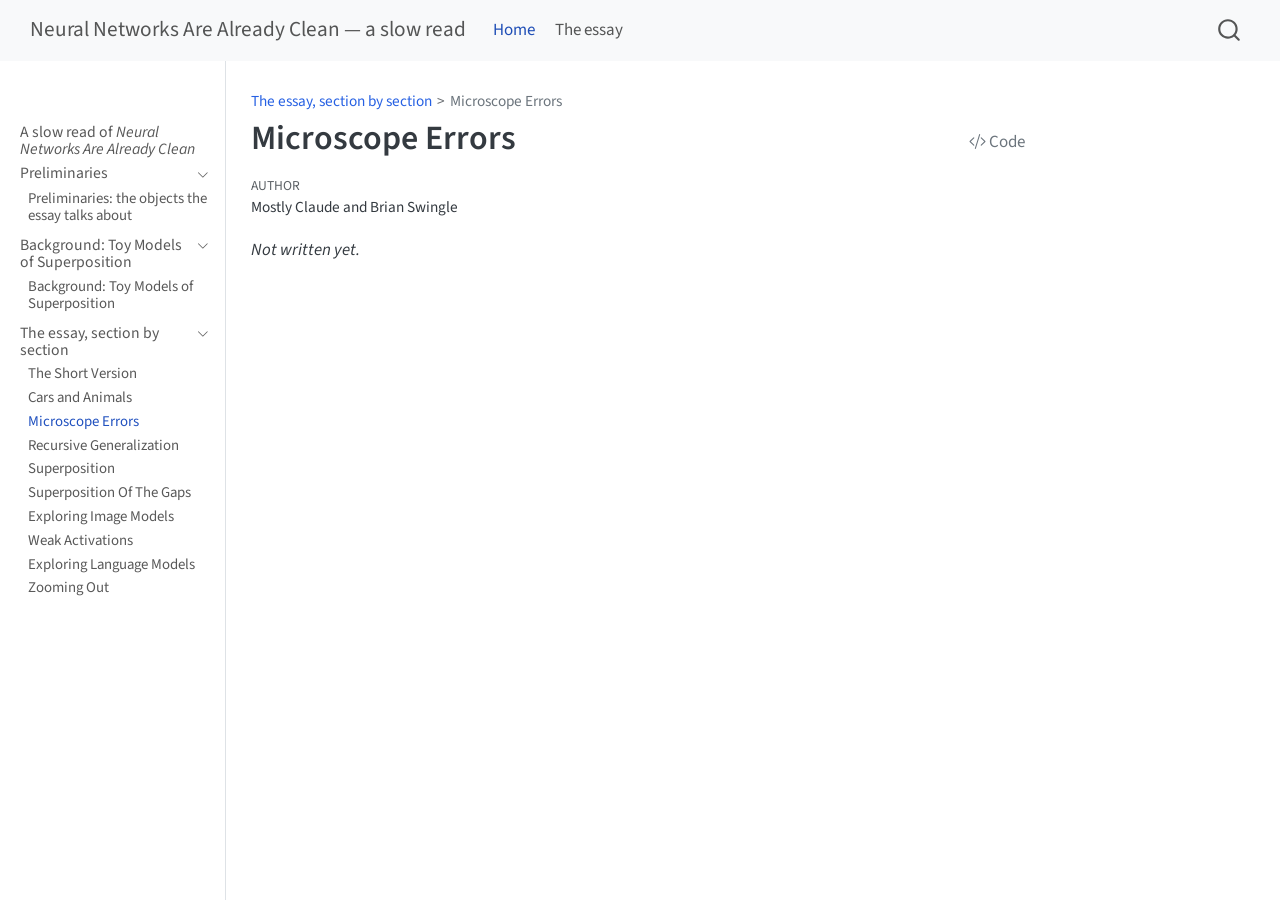
<file: 04-microscope-errors/index.html>
<!DOCTYPE html>
<html xmlns="http://www.w3.org/1999/xhtml" lang="en" xml:lang="en"><head>

<meta charset="utf-8">
<meta name="generator" content="quarto-1.10.19">

<meta name="viewport" content="width=device-width, initial-scale=1.0, user-scalable=yes">

<meta name="author" content="Mostly Claude and Brian Swingle">

<title>Microscope Errors – Neural Networks Are Already Clean — a slow read</title>
<style>
/* Default styles provided by pandoc.
** See https://pandoc.org/MANUAL.html#variables-for-html for config info.
*/
span.smallcaps{font-variant: small-caps;}
div.columns{display: flex; gap: 1.5em;}
div.column{flex: auto;}
@media screen {
div.columns{gap: min(4vw, 1.5em);}
div.column{overflow-x: auto;}
}
div.hanging-indent{margin-left: 1.5em; text-indent: -1.5em;}
ul.task-list{list-style: none;}
ul.task-list li input[type="checkbox"] {
  width: 0.8em;
  margin: 0 0.8em 0.2em -1em; /* quarto-specific, see https://github.com/quarto-dev/quarto-cli/issues/4556 */ 
  vertical-align: middle;
}
/* CSS for syntax highlighting */
html { -webkit-text-size-adjust: 100%; }
pre > code.sourceCode { white-space: pre; position: relative; }
pre > code.sourceCode > span { display: inline-block; line-height: 1.25; }
pre > code.sourceCode > span:empty { height: 1.2em; }
.sourceCode { overflow: visible; }
code.sourceCode > span { color: inherit; text-decoration: inherit; }
div.sourceCode { margin: 1em 0; }
pre.sourceCode { margin: 0; }
@media screen {
div.sourceCode { overflow: auto; }
}
@media print {
pre > code.sourceCode { white-space: pre-wrap; }
pre > code.sourceCode > span { text-indent: -5em; padding-left: 5em; }
}
pre.numberSource code
  { counter-reset: source-line 0; }
pre.numberSource code > span
  { position: relative; left: -4em; counter-increment: source-line; }
pre.numberSource code > span > a:first-child::before
  { content: counter(source-line);
    position: relative; left: -1em; text-align: right; vertical-align: baseline;
    border: none; display: inline-block;
    -webkit-touch-callout: none; -webkit-user-select: none;
    -khtml-user-select: none; -moz-user-select: none;
    -ms-user-select: none; user-select: none;
    padding: 0 4px; width: 4em;
  }
pre.numberSource { margin-left: 3em;  padding-left: 4px; }
div.sourceCode
  {   }
@media screen {
pre > code.sourceCode > span > a:first-child::before { text-decoration: underline; }
}
</style>


<script src="../site_libs/quarto-nav/quarto-nav.js"></script>
<script src="../site_libs/quarto-nav/headroom.min.js"></script>
<script src="../site_libs/clipboard/clipboard.min.js"></script>
<script src="../site_libs/quarto-search/autocomplete.umd.js"></script>
<script src="../site_libs/quarto-search/fuse.min.js"></script>
<script src="../site_libs/quarto-search/quarto-search.js"></script>
<meta name="quarto:offset" content="../">
<script src="../site_libs/quarto-html/quarto.js" type="module"></script>
<script src="../site_libs/quarto-html/tabsets/tabsets.js" type="module"></script>
<script src="../site_libs/quarto-html/popper.min.js"></script>
<script src="../site_libs/quarto-html/tippy.umd.min.js"></script>
<script src="../site_libs/quarto-html/anchor.min.js"></script>
<link href="../site_libs/quarto-html/tippy.css" rel="stylesheet">
<link href="../site_libs/quarto-html/quarto-syntax-highlighting-bf27225e3a48a9273f3daa8f8e829971.css" rel="stylesheet" id="quarto-text-highlighting-styles">
<script src="../site_libs/bootstrap/bootstrap.min.js"></script>
<link href="../site_libs/bootstrap/bootstrap-icons.css" rel="stylesheet">
<link href="../site_libs/bootstrap/bootstrap-27d0aecb2de0abaf2c1b0e6b7abd202f.min.css" rel="stylesheet" append-hash="true" id="quarto-bootstrap" data-mode="light">
<script id="quarto-search-options" type="application/json">{
  "location": "navbar",
  "copy-button": false,
  "collapse-after": 3,
  "panel-placement": "end",
  "type": "overlay",
  "limit": 50,
  "keyboard-shortcut": [
    "f",
    "/",
    "s"
  ],
  "show-item-context": false,
  "language": {
    "search-no-results-text": "No results",
    "search-matching-documents-text": "matching documents",
    "search-copy-link-title": "Copy link to search",
    "search-hide-matches-text": "Hide additional matches",
    "search-more-match-text": "more match in this document",
    "search-more-matches-text": "more matches in this document",
    "search-clear-button-title": "Clear",
    "search-text-placeholder": "",
    "search-detached-cancel-button-title": "Cancel",
    "search-submit-button-title": "Submit",
    "search-label": "Search"
  }
}</script>


<link rel="stylesheet" href="../custom.css">
</head>

<body class="nav-sidebar docked nav-fixed quarto-light">

<div id="quarto-search-results"></div>
  <header id="quarto-header" class="headroom fixed-top">
    <nav class="navbar navbar-expand-lg " data-bs-theme="dark">
      <div class="navbar-container container-fluid">
      <div class="navbar-brand-container mx-auto">
    <a class="navbar-brand" href="../index.html">
    <span class="navbar-title">Neural Networks Are Already Clean — a slow read</span>
    </a>
  </div>
            <div id="quarto-search" class="" title="Search"></div>
          <button class="navbar-toggler" type="button" data-bs-toggle="collapse" data-bs-target="#navbarCollapse" aria-controls="navbarCollapse" role="menu" aria-expanded="false" aria-label="Toggle navigation" onclick="if (window.quartoToggleHeadroom) { window.quartoToggleHeadroom(); }">
  <span class="navbar-toggler-icon"></span>
</button>
          <div class="collapse navbar-collapse" id="navbarCollapse">
            <ul class="navbar-nav navbar-nav-scroll me-auto">
  <li class="nav-item">
    <a class="nav-link active" href="../index.html" aria-current="page"> 
<span class="menu-text">Home</span></a>
  </li>  
  <li class="nav-item">
    <a class="nav-link" href="https://already-clean.goodfire.com/"> 
<span class="menu-text">The essay</span></a>
  </li>  
</ul>
          </div> <!-- /navcollapse -->
            <div class="quarto-navbar-tools">
</div>
      </div> <!-- /container-fluid -->
    </nav>
  <nav class="quarto-secondary-nav">
    <div class="container-fluid d-flex">
      <button type="button" class="quarto-btn-toggle btn" data-bs-toggle="collapse" role="button" data-bs-target=".quarto-sidebar-collapse-item" aria-controls="quarto-sidebar" aria-expanded="false" aria-label="Toggle sidebar navigation" onclick="if (window.quartoToggleHeadroom) { window.quartoToggleHeadroom(); }">
        <i class="bi bi-layout-text-sidebar-reverse"></i>
      </button>
        <nav class="quarto-page-breadcrumbs" aria-label="breadcrumb"><ol class="breadcrumb"><li class="breadcrumb-item"><a href="../02-the-short-version/index.html">The essay, section by section</a></li><li class="breadcrumb-item"><a href="../04-microscope-errors/index.html">Microscope Errors</a></li></ol></nav>
        <a class="flex-grow-1" role="navigation" data-bs-toggle="collapse" data-bs-target=".quarto-sidebar-collapse-item" aria-controls="quarto-sidebar" aria-expanded="false" aria-label="Toggle sidebar navigation" onclick="if (window.quartoToggleHeadroom) { window.quartoToggleHeadroom(); }">      
        </a>
      <button type="button" class="btn quarto-search-button" aria-label="Search" onclick="window.quartoOpenSearch();">
        <i class="bi bi-search"></i>
      </button>
    </div>
  </nav>
</header>
<!-- content -->
<div id="quarto-content" class="quarto-container page-columns page-rows-contents page-layout-article page-navbar">
<!-- sidebar -->
  <nav id="quarto-sidebar" class="sidebar collapse collapse-horizontal quarto-sidebar-collapse-item sidebar-navigation docked overflow-auto">
        <div class="mt-2 flex-shrink-0 align-items-center">
        <div class="sidebar-search">
        <div id="quarto-search" class="" title="Search"></div>
        </div>
        </div>
    <div class="sidebar-menu-container"> 
    <ul class="list-unstyled mt-1">
        <li class="sidebar-item">
  <div class="sidebar-item-container"> 
  <a href="../index.html" class="sidebar-item-text sidebar-link">
 <span class="menu-text">A slow read of <em>Neural Networks Are Already Clean</em></span></a>
  </div>
</li>
        <li class="sidebar-item sidebar-item-section">
      <div class="sidebar-item-container"> 
            <a class="sidebar-item-text sidebar-link text-start" data-bs-toggle="collapse" data-bs-target="#quarto-sidebar-section-1" role="navigation" aria-expanded="true">
 <span class="menu-text">Preliminaries</span></a>
          <a class="sidebar-item-toggle text-start" data-bs-toggle="collapse" data-bs-target="#quarto-sidebar-section-1" role="navigation" aria-expanded="true" aria-label="Toggle section">
            <i class="bi bi-chevron-right ms-2"></i>
          </a> 
      </div>
      <ul id="quarto-sidebar-section-1" class="collapse list-unstyled sidebar-section depth1 show">  
          <li class="sidebar-item">
  <div class="sidebar-item-container"> 
  <a href="../00-preliminaries/index.html" class="sidebar-item-text sidebar-link">
 <span class="menu-text">Preliminaries: the objects the essay talks about</span></a>
  </div>
</li>
      </ul>
  </li>
        <li class="sidebar-item sidebar-item-section">
      <div class="sidebar-item-container"> 
            <a class="sidebar-item-text sidebar-link text-start" data-bs-toggle="collapse" data-bs-target="#quarto-sidebar-section-2" role="navigation" aria-expanded="true">
 <span class="menu-text">Background: Toy Models of Superposition</span></a>
          <a class="sidebar-item-toggle text-start" data-bs-toggle="collapse" data-bs-target="#quarto-sidebar-section-2" role="navigation" aria-expanded="true" aria-label="Toggle section">
            <i class="bi bi-chevron-right ms-2"></i>
          </a> 
      </div>
      <ul id="quarto-sidebar-section-2" class="collapse list-unstyled sidebar-section depth1 show">  
          <li class="sidebar-item">
  <div class="sidebar-item-container"> 
  <a href="../01-toy-models-of-superposition/index.html" class="sidebar-item-text sidebar-link">
 <span class="menu-text">Background: Toy Models of Superposition</span></a>
  </div>
</li>
      </ul>
  </li>
        <li class="sidebar-item sidebar-item-section">
      <div class="sidebar-item-container"> 
            <a class="sidebar-item-text sidebar-link text-start" data-bs-toggle="collapse" data-bs-target="#quarto-sidebar-section-3" role="navigation" aria-expanded="true">
 <span class="menu-text">The essay, section by section</span></a>
          <a class="sidebar-item-toggle text-start" data-bs-toggle="collapse" data-bs-target="#quarto-sidebar-section-3" role="navigation" aria-expanded="true" aria-label="Toggle section">
            <i class="bi bi-chevron-right ms-2"></i>
          </a> 
      </div>
      <ul id="quarto-sidebar-section-3" class="collapse list-unstyled sidebar-section depth1 show">  
          <li class="sidebar-item">
  <div class="sidebar-item-container"> 
  <a href="../02-the-short-version/index.html" class="sidebar-item-text sidebar-link">
 <span class="menu-text">The Short Version</span></a>
  </div>
</li>
          <li class="sidebar-item">
  <div class="sidebar-item-container"> 
  <a href="../03-cars-and-animals/index.html" class="sidebar-item-text sidebar-link">
 <span class="menu-text">Cars and Animals</span></a>
  </div>
</li>
          <li class="sidebar-item">
  <div class="sidebar-item-container"> 
  <a href="../04-microscope-errors/index.html" class="sidebar-item-text sidebar-link active">
 <span class="menu-text">Microscope Errors</span></a>
  </div>
</li>
          <li class="sidebar-item">
  <div class="sidebar-item-container"> 
  <a href="../05-recursive-generalization/index.html" class="sidebar-item-text sidebar-link">
 <span class="menu-text">Recursive Generalization</span></a>
  </div>
</li>
          <li class="sidebar-item">
  <div class="sidebar-item-container"> 
  <a href="../06-superposition/index.html" class="sidebar-item-text sidebar-link">
 <span class="menu-text">Superposition</span></a>
  </div>
</li>
          <li class="sidebar-item">
  <div class="sidebar-item-container"> 
  <a href="../07-superposition-of-the-gaps/index.html" class="sidebar-item-text sidebar-link">
 <span class="menu-text">Superposition Of The Gaps</span></a>
  </div>
</li>
          <li class="sidebar-item">
  <div class="sidebar-item-container"> 
  <a href="../08-exploring-image-models/index.html" class="sidebar-item-text sidebar-link">
 <span class="menu-text">Exploring Image Models</span></a>
  </div>
</li>
          <li class="sidebar-item">
  <div class="sidebar-item-container"> 
  <a href="../09-weak-activations/index.html" class="sidebar-item-text sidebar-link">
 <span class="menu-text">Weak Activations</span></a>
  </div>
</li>
          <li class="sidebar-item">
  <div class="sidebar-item-container"> 
  <a href="../10-exploring-language-models/index.html" class="sidebar-item-text sidebar-link">
 <span class="menu-text">Exploring Language Models</span></a>
  </div>
</li>
          <li class="sidebar-item">
  <div class="sidebar-item-container"> 
  <a href="../11-zooming-out/index.html" class="sidebar-item-text sidebar-link">
 <span class="menu-text">Zooming Out</span></a>
  </div>
</li>
      </ul>
  </li>
    </ul>
    </div>
</nav>
<div id="quarto-sidebar-glass" class="quarto-sidebar-collapse-item" data-bs-toggle="collapse" data-bs-target=".quarto-sidebar-collapse-item"></div>
<!-- margin-sidebar -->
    <div id="quarto-margin-sidebar" class="sidebar margin-sidebar zindex-bottom">
        
    </div>
<!-- main -->
<main class="content" id="quarto-document-content">

<header id="title-block-header" class="quarto-title-block default"><nav class="quarto-page-breadcrumbs quarto-title-breadcrumbs d-none d-lg-block" aria-label="breadcrumb"><ol class="breadcrumb"><li class="breadcrumb-item"><a href="../02-the-short-version/index.html">The essay, section by section</a></li><li class="breadcrumb-item"><a href="../04-microscope-errors/index.html">Microscope Errors</a></li></ol></nav>
<div class="quarto-title">
<div class="quarto-title-block"><div><h1 class="title">Microscope Errors</h1><button type="button" class="btn code-tools-button" id="quarto-code-tools-source"><i class="bi"></i> Code</button></div></div>
</div>



<div class="quarto-title-meta">

    <div>
    <div class="quarto-title-meta-heading">Author</div>
    <div class="quarto-title-meta-contents">
             <p>Mostly Claude and Brian Swingle </p>
          </div>
  </div>
    
  
    
  </div>
  


</header>


<p><em>Not written yet.</em></p>


<!-- -->


</main> <!-- /main -->
<script id="quarto-html-after-body" type="application/javascript">
  window.document.addEventListener("DOMContentLoaded", function (event) {
    const icon = "";
    const anchorJS = new window.AnchorJS();
    anchorJS.options = {
      placement: 'right',
      icon: icon
    };
    anchorJS.add('.anchored');
    const isCodeAnnotation = (el) => {
      for (const clz of el.classList) {
        if (clz.startsWith('code-annotation-')) {                     
          return true;
        }
      }
      return false;
    }
    const onCopySuccess = function(e) {
      // button target
      const button = e.trigger;
      // don't keep focus
      button.blur();
      // flash "checked"
      button.classList.add('code-copy-button-checked');
      var currentTitle = button.getAttribute("title");
      button.setAttribute("title", "Copied!");
      let tooltip;
      if (window.bootstrap) {
        button.setAttribute("data-bs-toggle", "tooltip");
        button.setAttribute("data-bs-placement", "left");
        button.setAttribute("data-bs-title", "Copied!");
        tooltip = new bootstrap.Tooltip(button, 
          { trigger: "manual", 
            customClass: "code-copy-button-tooltip",
            offset: [0, -8]});
        tooltip.show();    
      }
      setTimeout(function() {
        if (tooltip) {
          tooltip.hide();
          button.removeAttribute("data-bs-title");
          button.removeAttribute("data-bs-toggle");
          button.removeAttribute("data-bs-placement");
        }
        button.setAttribute("title", currentTitle);
        button.classList.remove('code-copy-button-checked');
      }, 1000);
      // clear code selection
      e.clearSelection();
    }
    const getTextToCopy = function(trigger) {
      const outerScaffold = trigger.parentElement.cloneNode(true);
      const codeEl = outerScaffold.querySelector('code');
      for (const childEl of codeEl.children) {
        if (isCodeAnnotation(childEl)) {
          childEl.remove();
        }
      }
      return codeEl.innerText;
    }
    const clipboard = new window.ClipboardJS('.code-copy-button:not([data-in-quarto-modal])', {
      text: getTextToCopy
    });
    clipboard.on('success', onCopySuccess);
    if (window.document.getElementById('quarto-embedded-source-code-modal')) {
      const clipboardModal = new window.ClipboardJS('.code-copy-button[data-in-quarto-modal]', {
        text: getTextToCopy,
        container: window.document.getElementById('quarto-embedded-source-code-modal')
      });
      clipboardModal.on('success', onCopySuccess);
    }
    const viewSource = window.document.getElementById('quarto-view-source') ||
                       window.document.getElementById('quarto-code-tools-source');
    if (viewSource) {
      const sourceUrl = viewSource.getAttribute("data-quarto-source-url");
      viewSource.addEventListener("click", function(e) {
        if (sourceUrl) {
          // rstudio viewer pane
          if (/\bcapabilities=\b/.test(window.location)) {
            window.open(sourceUrl);
          } else {
            window.location.href = sourceUrl;
          }
        } else {
          const modal = new bootstrap.Modal(document.getElementById('quarto-embedded-source-code-modal'));
          modal.show();
        }
        return false;
      });
    }
    function toggleCodeHandler(show) {
      return function(e) {
        const cellDetails = window.document.querySelectorAll(".cell details.code-fold");
        for (let i=0; i<cellDetails.length; i++) {
          const details = cellDetails[i];
          if (show) {
            details.open = true;
          } else {
            details.removeAttribute("open");
          }
        }
        const cellCodeDivs = window.document.querySelectorAll(".cell div.sourceCode.cell-code");
        const fromCls = show ? "hidden" : "unhidden";
        const toCls = show ? "unhidden" : "hidden";
        for (let i=0; i<cellCodeDivs.length; i++) {
          const codeDiv = cellCodeDivs[i];
          if (codeDiv.classList.contains(fromCls)) {
            codeDiv.classList.remove(fromCls);
            codeDiv.classList.add(toCls);
          } 
        }
        return false;
      }
    }
    const hideAllCode = window.document.getElementById("quarto-hide-all-code");
    if (hideAllCode) {
      hideAllCode.addEventListener("click", toggleCodeHandler(false));
    }
    const showAllCode = window.document.getElementById("quarto-show-all-code");
    if (showAllCode) {
      showAllCode.addEventListener("click", toggleCodeHandler(true));
    }
      var localhostRegex = new RegExp(/^(?:http|https):\/\/localhost\:?[0-9]*\//);
      var mailtoRegex = new RegExp(/^mailto:/);
        var filterRegex = new RegExp('/' + window.location.host + '/');
      var isInternal = (href) => {
          return filterRegex.test(href) || localhostRegex.test(href) || mailtoRegex.test(href);
      }
      // Inspect non-navigation links and adorn them if external
     var links = window.document.querySelectorAll('a[href]:not(.nav-link):not(.navbar-brand):not(.toc-action):not(.sidebar-link):not(.sidebar-item-toggle):not(.pagination-link):not(.no-external):not([aria-hidden]):not(.dropdown-item):not(.quarto-navigation-tool):not(.about-link)');
      for (var i=0; i<links.length; i++) {
        const link = links[i];
        if (!isInternal(link.href)) {
          // undo the damage that might have been done by quarto-nav.js in the case of
          // links that we want to consider external
          if (link.dataset.originalHref !== undefined) {
            link.href = link.dataset.originalHref;
          }
        }
      }
    function tippyHover(el, contentFn, onTriggerFn, onUntriggerFn) {
      const config = {
        allowHTML: true,
        maxWidth: 500,
        delay: 100,
        arrow: false,
        appendTo: function(el) {
            return el.parentElement;
        },
        interactive: true,
        interactiveBorder: 10,
        theme: 'quarto',
        placement: 'bottom-start',
      };
      if (contentFn) {
        config.content = contentFn;
      }
      if (onTriggerFn) {
        config.onTrigger = onTriggerFn;
      }
      if (onUntriggerFn) {
        config.onUntrigger = onUntriggerFn;
      }
      window.tippy(el, config); 
    }
    const noterefs = window.document.querySelectorAll('a[role="doc-noteref"]');
    for (var i=0; i<noterefs.length; i++) {
      const ref = noterefs[i];
      tippyHover(ref, function() {
        // use id or data attribute instead here
        let href = ref.getAttribute('data-footnote-href') || ref.getAttribute('href');
        try { href = new URL(href).hash; } catch {}
        const id = href.replace(/^#\/?/, "");
        const note = window.document.getElementById(id);
        if (note) {
          return note.innerHTML;
        } else {
          return "";
        }
      });
    }
    const xrefs = window.document.querySelectorAll('a.quarto-xref');
    const processXRef = (id, note) => {
      // Strip column container classes
      const stripColumnClz = (el) => {
        el.classList.remove("page-full", "page-columns");
        if (el.children) {
          for (const child of el.children) {
            stripColumnClz(child);
          }
        }
      }
      stripColumnClz(note)
      if (id === null || id.startsWith('sec-')) {
        // Special case sections, only their first couple elements
        const container = document.createElement("div");
        if (note.children && note.children.length > 2) {
          container.appendChild(note.children[0].cloneNode(true));
          for (let i = 1; i < note.children.length; i++) {
            const child = note.children[i];
            if (child.tagName === "P" && child.innerText === "") {
              continue;
            } else {
              container.appendChild(child.cloneNode(true));
              break;
            }
          }
          if (window.Quarto?.typesetMath) {
            window.Quarto.typesetMath(container);
          }
          return container.innerHTML
        } else {
          if (window.Quarto?.typesetMath) {
            window.Quarto.typesetMath(note);
          }
          return note.innerHTML;
        }
      } else {
        // Remove any anchor links if they are present
        const anchorLink = note.querySelector('a.anchorjs-link');
        if (anchorLink) {
          anchorLink.remove();
        }
        if (window.Quarto?.typesetMath) {
          window.Quarto.typesetMath(note);
        }
        if (note.classList.contains("callout")) {
          return note.outerHTML;
        } else {
          return note.innerHTML;
        }
      }
    }
    for (var i=0; i<xrefs.length; i++) {
      const xref = xrefs[i];
      tippyHover(xref, undefined, function(instance) {
        instance.disable();
        let url = xref.getAttribute('href');
        let hash = undefined; 
        if (url.startsWith('#')) {
          hash = url;
        } else {
          try { hash = new URL(url).hash; } catch {}
        }
        if (hash) {
          const id = hash.replace(/^#\/?/, "");
          const note = window.document.getElementById(id);
          if (note !== null) {
            try {
              const html = processXRef(id, note.cloneNode(true));
              instance.setContent(html);
            } finally {
              instance.enable();
              instance.show();
            }
          } else {
            // See if we can fetch this
            fetch(url.split('#')[0])
            .then(res => res.text())
            .then(html => {
              const parser = new DOMParser();
              const htmlDoc = parser.parseFromString(html, "text/html");
              const note = htmlDoc.getElementById(id);
              if (note !== null) {
                const html = processXRef(id, note);
                instance.setContent(html);
              } 
            }).finally(() => {
              instance.enable();
              instance.show();
            });
          }
        } else {
          // See if we can fetch a full url (with no hash to target)
          // This is a special case and we should probably do some content thinning / targeting
          fetch(url)
          .then(res => res.text())
          .then(html => {
            const parser = new DOMParser();
            const htmlDoc = parser.parseFromString(html, "text/html");
            const note = htmlDoc.querySelector('main.content');
            if (note !== null) {
              // This should only happen for chapter cross references
              // (since there is no id in the URL)
              // remove the first header
              if (note.children.length > 0 && note.children[0].tagName === "HEADER") {
                note.children[0].remove();
              }
              const html = processXRef(null, note);
              instance.setContent(html);
            } 
          }).finally(() => {
            instance.enable();
            instance.show();
          });
        }
      }, function(instance) {
      });
    }
        let selectedAnnoteEl;
        const selectorForAnnotation = ( cell, annotation) => {
          let cellAttr = 'data-code-cell="' + cell + '"';
          let lineAttr = 'data-code-annotation="' +  annotation + '"';
          const selector = 'span[' + cellAttr + '][' + lineAttr + ']';
          return selector;
        }
        const selectCodeLines = (annoteEl) => {
          const doc = window.document;
          const targetCell = annoteEl.getAttribute("data-target-cell");
          const targetAnnotation = annoteEl.getAttribute("data-target-annotation");
          const annoteSpan = window.document.querySelector(selectorForAnnotation(targetCell, targetAnnotation));
          const lines = annoteSpan.getAttribute("data-code-lines").split(",");
          const lineIds = lines.map((line) => {
            return targetCell + "-" + line;
          })
          let top = null;
          let height = null;
          let parent = null;
          if (lineIds.length > 0) {
              //compute the position of the single el (top and bottom and make a div)
              const el = window.document.getElementById(lineIds[0]);
              top = el.offsetTop;
              height = el.offsetHeight;
              parent = el.parentElement.parentElement;
            if (lineIds.length > 1) {
              const lastEl = window.document.getElementById(lineIds[lineIds.length - 1]);
              const bottom = lastEl.offsetTop + lastEl.offsetHeight;
              height = bottom - top;
            }
            if (top !== null && height !== null && parent !== null) {
              // cook up a div (if necessary) and position it 
              let div = window.document.getElementById("code-annotation-line-highlight");
              if (div === null) {
                div = window.document.createElement("div");
                div.setAttribute("id", "code-annotation-line-highlight");
                div.style.position = 'absolute';
                parent.appendChild(div);
              }
              div.style.top = top - 2 + "px";
              div.style.height = height + 4 + "px";
              div.style.left = 0;
              let gutterDiv = window.document.getElementById("code-annotation-line-highlight-gutter");
              if (gutterDiv === null) {
                gutterDiv = window.document.createElement("div");
                gutterDiv.setAttribute("id", "code-annotation-line-highlight-gutter");
                gutterDiv.style.position = 'absolute';
                const codeCell = window.document.getElementById(targetCell);
                const gutter = codeCell.querySelector('.code-annotation-gutter');
                gutter.appendChild(gutterDiv);
              }
              gutterDiv.style.top = top - 2 + "px";
              gutterDiv.style.height = height + 4 + "px";
            }
            selectedAnnoteEl = annoteEl;
          }
        };
        const unselectCodeLines = () => {
          const elementsIds = ["code-annotation-line-highlight", "code-annotation-line-highlight-gutter"];
          elementsIds.forEach((elId) => {
            const div = window.document.getElementById(elId);
            if (div) {
              div.remove();
            }
          });
          selectedAnnoteEl = undefined;
        };
          // Handle positioning of the toggle
      window.addEventListener(
        "resize",
        throttle(() => {
          elRect = undefined;
          if (selectedAnnoteEl) {
            selectCodeLines(selectedAnnoteEl);
          }
        }, 10)
      );
      function throttle(fn, ms) {
      let throttle = false;
      let timer;
        return (...args) => {
          if(!throttle) { // first call gets through
              fn.apply(this, args);
              throttle = true;
          } else { // all the others get throttled
              if(timer) clearTimeout(timer); // cancel #2
              timer = setTimeout(() => {
                fn.apply(this, args);
                timer = throttle = false;
              }, ms);
          }
        };
      }
        // Attach click handler to the DT
        const annoteDls = window.document.querySelectorAll('dt[data-target-cell]');
        for (const annoteDlNode of annoteDls) {
          annoteDlNode.addEventListener('click', (event) => {
            const clickedEl = event.target;
            if (clickedEl !== selectedAnnoteEl) {
              unselectCodeLines();
              const activeEl = window.document.querySelector('dt[data-target-cell].code-annotation-active');
              if (activeEl) {
                activeEl.classList.remove('code-annotation-active');
              }
              selectCodeLines(clickedEl);
              clickedEl.classList.add('code-annotation-active');
            } else {
              // Unselect the line
              unselectCodeLines();
              clickedEl.classList.remove('code-annotation-active');
            }
          });
        }
    const findCites = (el) => {
      const parentEl = el.parentElement;
      if (parentEl) {
        const cites = parentEl.dataset.cites;
        if (cites) {
          return {
            el,
            cites: cites.split(' ')
          };
        } else {
          return findCites(el.parentElement)
        }
      } else {
        return undefined;
      }
    };
    var bibliorefs = window.document.querySelectorAll('a[role="doc-biblioref"]');
    for (var i=0; i<bibliorefs.length; i++) {
      const ref = bibliorefs[i];
      const citeInfo = findCites(ref);
      if (citeInfo) {
        tippyHover(citeInfo.el, function() {
          var popup = window.document.createElement('div');
          citeInfo.cites.forEach(function(cite) {
            var citeDiv = window.document.createElement('div');
            citeDiv.classList.add('hanging-indent');
            citeDiv.classList.add('csl-entry');
            var biblioDiv = window.document.getElementById('ref-' + cite);
            if (biblioDiv) {
              citeDiv.innerHTML = biblioDiv.innerHTML;
            }
            popup.appendChild(citeDiv);
          });
          return popup.innerHTML;
        });
      }
    }
  });
  </script><div class="modal fade" id="quarto-embedded-source-code-modal" tabindex="-1" aria-labelledby="quarto-embedded-source-code-modal-label" aria-hidden="true"><div class="modal-dialog modal-dialog-scrollable"><div class="modal-content"><div class="modal-header"><h5 class="modal-title" id="quarto-embedded-source-code-modal-label">Source Code</h5><button class="btn-close" data-bs-dismiss="modal"></button></div><div class="modal-body"><div class="">
<div class="code-copy-outer-scaffold"><div class="sourceCode" id="cb1" data-shortcodes="false"><pre class="sourceCode markdown code-with-copy"><code class="sourceCode markdown"><span id="cb1-1"><a href="#cb1-1" aria-hidden="true" tabindex="-1"></a><span class="co">---</span></span>
<span id="cb1-2"><a href="#cb1-2" aria-hidden="true" tabindex="-1"></a><span class="an">title:</span><span class="co"> "Microscope Errors"</span></span>
<span id="cb1-3"><a href="#cb1-3" aria-hidden="true" tabindex="-1"></a><span class="co">---</span></span>
<span id="cb1-4"><a href="#cb1-4" aria-hidden="true" tabindex="-1"></a></span>
<span id="cb1-5"><a href="#cb1-5" aria-hidden="true" tabindex="-1"></a>*Not written yet.*</span></code></pre></div><button title="Copy to Clipboard" class="code-copy-button" data-in-quarto-modal=""><i class="bi"></i></button></div>
</div></div></div></div></div>
</div> <!-- /content -->




</body></html>
</file>
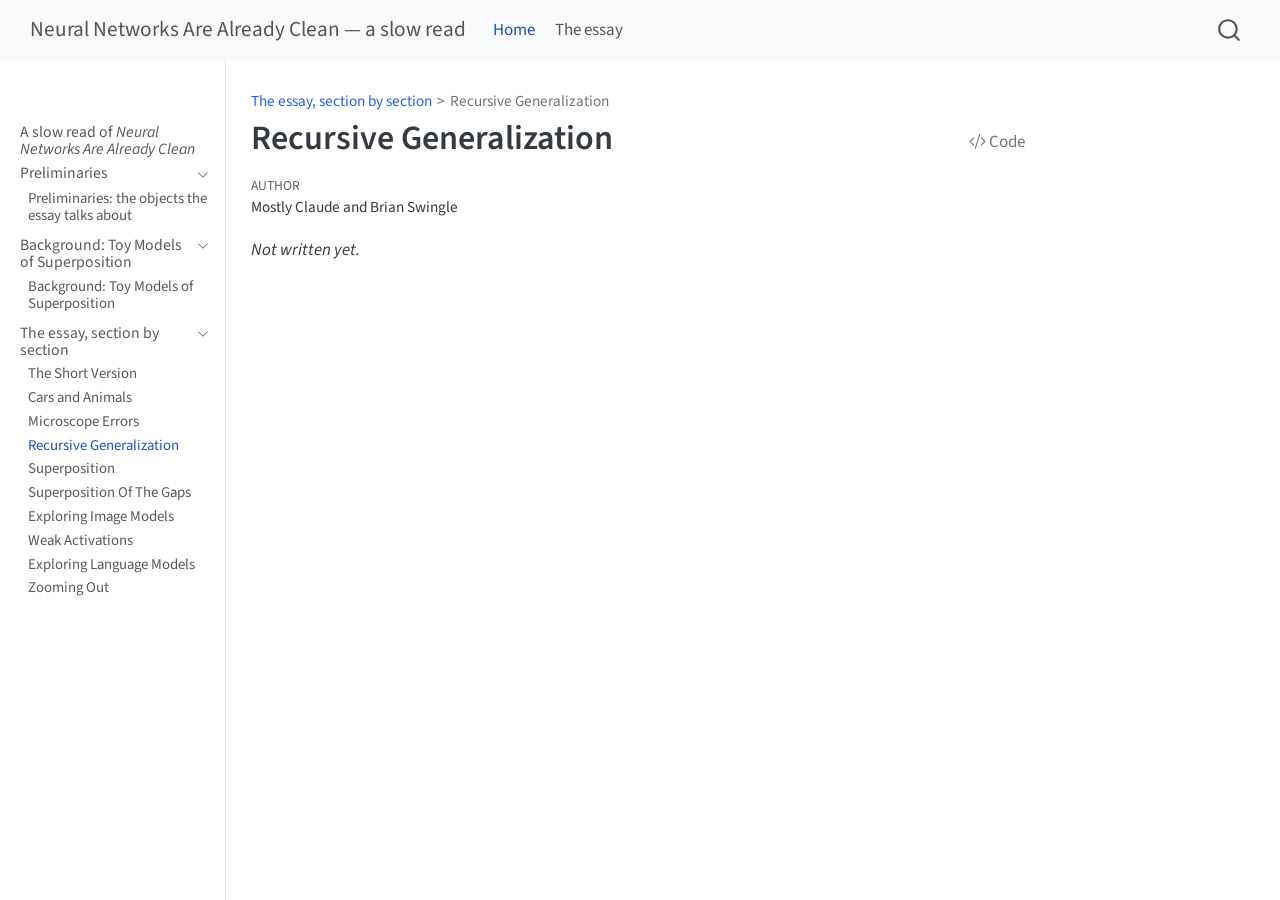
<file: 05-recursive-generalization/index.html>
<!DOCTYPE html>
<html xmlns="http://www.w3.org/1999/xhtml" lang="en" xml:lang="en"><head>

<meta charset="utf-8">
<meta name="generator" content="quarto-1.10.19">

<meta name="viewport" content="width=device-width, initial-scale=1.0, user-scalable=yes">

<meta name="author" content="Mostly Claude and Brian Swingle">

<title>Recursive Generalization – Neural Networks Are Already Clean — a slow read</title>
<style>
/* Default styles provided by pandoc.
** See https://pandoc.org/MANUAL.html#variables-for-html for config info.
*/
span.smallcaps{font-variant: small-caps;}
div.columns{display: flex; gap: 1.5em;}
div.column{flex: auto;}
@media screen {
div.columns{gap: min(4vw, 1.5em);}
div.column{overflow-x: auto;}
}
div.hanging-indent{margin-left: 1.5em; text-indent: -1.5em;}
ul.task-list{list-style: none;}
ul.task-list li input[type="checkbox"] {
  width: 0.8em;
  margin: 0 0.8em 0.2em -1em; /* quarto-specific, see https://github.com/quarto-dev/quarto-cli/issues/4556 */ 
  vertical-align: middle;
}
/* CSS for syntax highlighting */
html { -webkit-text-size-adjust: 100%; }
pre > code.sourceCode { white-space: pre; position: relative; }
pre > code.sourceCode > span { display: inline-block; line-height: 1.25; }
pre > code.sourceCode > span:empty { height: 1.2em; }
.sourceCode { overflow: visible; }
code.sourceCode > span { color: inherit; text-decoration: inherit; }
div.sourceCode { margin: 1em 0; }
pre.sourceCode { margin: 0; }
@media screen {
div.sourceCode { overflow: auto; }
}
@media print {
pre > code.sourceCode { white-space: pre-wrap; }
pre > code.sourceCode > span { text-indent: -5em; padding-left: 5em; }
}
pre.numberSource code
  { counter-reset: source-line 0; }
pre.numberSource code > span
  { position: relative; left: -4em; counter-increment: source-line; }
pre.numberSource code > span > a:first-child::before
  { content: counter(source-line);
    position: relative; left: -1em; text-align: right; vertical-align: baseline;
    border: none; display: inline-block;
    -webkit-touch-callout: none; -webkit-user-select: none;
    -khtml-user-select: none; -moz-user-select: none;
    -ms-user-select: none; user-select: none;
    padding: 0 4px; width: 4em;
  }
pre.numberSource { margin-left: 3em;  padding-left: 4px; }
div.sourceCode
  {   }
@media screen {
pre > code.sourceCode > span > a:first-child::before { text-decoration: underline; }
}
</style>


<script src="../site_libs/quarto-nav/quarto-nav.js"></script>
<script src="../site_libs/quarto-nav/headroom.min.js"></script>
<script src="../site_libs/clipboard/clipboard.min.js"></script>
<script src="../site_libs/quarto-search/autocomplete.umd.js"></script>
<script src="../site_libs/quarto-search/fuse.min.js"></script>
<script src="../site_libs/quarto-search/quarto-search.js"></script>
<meta name="quarto:offset" content="../">
<script src="../site_libs/quarto-html/quarto.js" type="module"></script>
<script src="../site_libs/quarto-html/tabsets/tabsets.js" type="module"></script>
<script src="../site_libs/quarto-html/popper.min.js"></script>
<script src="../site_libs/quarto-html/tippy.umd.min.js"></script>
<script src="../site_libs/quarto-html/anchor.min.js"></script>
<link href="../site_libs/quarto-html/tippy.css" rel="stylesheet">
<link href="../site_libs/quarto-html/quarto-syntax-highlighting-bf27225e3a48a9273f3daa8f8e829971.css" rel="stylesheet" id="quarto-text-highlighting-styles">
<script src="../site_libs/bootstrap/bootstrap.min.js"></script>
<link href="../site_libs/bootstrap/bootstrap-icons.css" rel="stylesheet">
<link href="../site_libs/bootstrap/bootstrap-27d0aecb2de0abaf2c1b0e6b7abd202f.min.css" rel="stylesheet" append-hash="true" id="quarto-bootstrap" data-mode="light">
<script id="quarto-search-options" type="application/json">{
  "location": "navbar",
  "copy-button": false,
  "collapse-after": 3,
  "panel-placement": "end",
  "type": "overlay",
  "limit": 50,
  "keyboard-shortcut": [
    "f",
    "/",
    "s"
  ],
  "show-item-context": false,
  "language": {
    "search-no-results-text": "No results",
    "search-matching-documents-text": "matching documents",
    "search-copy-link-title": "Copy link to search",
    "search-hide-matches-text": "Hide additional matches",
    "search-more-match-text": "more match in this document",
    "search-more-matches-text": "more matches in this document",
    "search-clear-button-title": "Clear",
    "search-text-placeholder": "",
    "search-detached-cancel-button-title": "Cancel",
    "search-submit-button-title": "Submit",
    "search-label": "Search"
  }
}</script>


<link rel="stylesheet" href="../custom.css">
</head>

<body class="nav-sidebar docked nav-fixed quarto-light">

<div id="quarto-search-results"></div>
  <header id="quarto-header" class="headroom fixed-top">
    <nav class="navbar navbar-expand-lg " data-bs-theme="dark">
      <div class="navbar-container container-fluid">
      <div class="navbar-brand-container mx-auto">
    <a class="navbar-brand" href="../index.html">
    <span class="navbar-title">Neural Networks Are Already Clean — a slow read</span>
    </a>
  </div>
            <div id="quarto-search" class="" title="Search"></div>
          <button class="navbar-toggler" type="button" data-bs-toggle="collapse" data-bs-target="#navbarCollapse" aria-controls="navbarCollapse" role="menu" aria-expanded="false" aria-label="Toggle navigation" onclick="if (window.quartoToggleHeadroom) { window.quartoToggleHeadroom(); }">
  <span class="navbar-toggler-icon"></span>
</button>
          <div class="collapse navbar-collapse" id="navbarCollapse">
            <ul class="navbar-nav navbar-nav-scroll me-auto">
  <li class="nav-item">
    <a class="nav-link active" href="../index.html" aria-current="page"> 
<span class="menu-text">Home</span></a>
  </li>  
  <li class="nav-item">
    <a class="nav-link" href="https://already-clean.goodfire.com/"> 
<span class="menu-text">The essay</span></a>
  </li>  
</ul>
          </div> <!-- /navcollapse -->
            <div class="quarto-navbar-tools">
</div>
      </div> <!-- /container-fluid -->
    </nav>
  <nav class="quarto-secondary-nav">
    <div class="container-fluid d-flex">
      <button type="button" class="quarto-btn-toggle btn" data-bs-toggle="collapse" role="button" data-bs-target=".quarto-sidebar-collapse-item" aria-controls="quarto-sidebar" aria-expanded="false" aria-label="Toggle sidebar navigation" onclick="if (window.quartoToggleHeadroom) { window.quartoToggleHeadroom(); }">
        <i class="bi bi-layout-text-sidebar-reverse"></i>
      </button>
        <nav class="quarto-page-breadcrumbs" aria-label="breadcrumb"><ol class="breadcrumb"><li class="breadcrumb-item"><a href="../02-the-short-version/index.html">The essay, section by section</a></li><li class="breadcrumb-item"><a href="../05-recursive-generalization/index.html">Recursive Generalization</a></li></ol></nav>
        <a class="flex-grow-1" role="navigation" data-bs-toggle="collapse" data-bs-target=".quarto-sidebar-collapse-item" aria-controls="quarto-sidebar" aria-expanded="false" aria-label="Toggle sidebar navigation" onclick="if (window.quartoToggleHeadroom) { window.quartoToggleHeadroom(); }">      
        </a>
      <button type="button" class="btn quarto-search-button" aria-label="Search" onclick="window.quartoOpenSearch();">
        <i class="bi bi-search"></i>
      </button>
    </div>
  </nav>
</header>
<!-- content -->
<div id="quarto-content" class="quarto-container page-columns page-rows-contents page-layout-article page-navbar">
<!-- sidebar -->
  <nav id="quarto-sidebar" class="sidebar collapse collapse-horizontal quarto-sidebar-collapse-item sidebar-navigation docked overflow-auto">
        <div class="mt-2 flex-shrink-0 align-items-center">
        <div class="sidebar-search">
        <div id="quarto-search" class="" title="Search"></div>
        </div>
        </div>
    <div class="sidebar-menu-container"> 
    <ul class="list-unstyled mt-1">
        <li class="sidebar-item">
  <div class="sidebar-item-container"> 
  <a href="../index.html" class="sidebar-item-text sidebar-link">
 <span class="menu-text">A slow read of <em>Neural Networks Are Already Clean</em></span></a>
  </div>
</li>
        <li class="sidebar-item sidebar-item-section">
      <div class="sidebar-item-container"> 
            <a class="sidebar-item-text sidebar-link text-start" data-bs-toggle="collapse" data-bs-target="#quarto-sidebar-section-1" role="navigation" aria-expanded="true">
 <span class="menu-text">Preliminaries</span></a>
          <a class="sidebar-item-toggle text-start" data-bs-toggle="collapse" data-bs-target="#quarto-sidebar-section-1" role="navigation" aria-expanded="true" aria-label="Toggle section">
            <i class="bi bi-chevron-right ms-2"></i>
          </a> 
      </div>
      <ul id="quarto-sidebar-section-1" class="collapse list-unstyled sidebar-section depth1 show">  
          <li class="sidebar-item">
  <div class="sidebar-item-container"> 
  <a href="../00-preliminaries/index.html" class="sidebar-item-text sidebar-link">
 <span class="menu-text">Preliminaries: the objects the essay talks about</span></a>
  </div>
</li>
      </ul>
  </li>
        <li class="sidebar-item sidebar-item-section">
      <div class="sidebar-item-container"> 
            <a class="sidebar-item-text sidebar-link text-start" data-bs-toggle="collapse" data-bs-target="#quarto-sidebar-section-2" role="navigation" aria-expanded="true">
 <span class="menu-text">Background: Toy Models of Superposition</span></a>
          <a class="sidebar-item-toggle text-start" data-bs-toggle="collapse" data-bs-target="#quarto-sidebar-section-2" role="navigation" aria-expanded="true" aria-label="Toggle section">
            <i class="bi bi-chevron-right ms-2"></i>
          </a> 
      </div>
      <ul id="quarto-sidebar-section-2" class="collapse list-unstyled sidebar-section depth1 show">  
          <li class="sidebar-item">
  <div class="sidebar-item-container"> 
  <a href="../01-toy-models-of-superposition/index.html" class="sidebar-item-text sidebar-link">
 <span class="menu-text">Background: Toy Models of Superposition</span></a>
  </div>
</li>
      </ul>
  </li>
        <li class="sidebar-item sidebar-item-section">
      <div class="sidebar-item-container"> 
            <a class="sidebar-item-text sidebar-link text-start" data-bs-toggle="collapse" data-bs-target="#quarto-sidebar-section-3" role="navigation" aria-expanded="true">
 <span class="menu-text">The essay, section by section</span></a>
          <a class="sidebar-item-toggle text-start" data-bs-toggle="collapse" data-bs-target="#quarto-sidebar-section-3" role="navigation" aria-expanded="true" aria-label="Toggle section">
            <i class="bi bi-chevron-right ms-2"></i>
          </a> 
      </div>
      <ul id="quarto-sidebar-section-3" class="collapse list-unstyled sidebar-section depth1 show">  
          <li class="sidebar-item">
  <div class="sidebar-item-container"> 
  <a href="../02-the-short-version/index.html" class="sidebar-item-text sidebar-link">
 <span class="menu-text">The Short Version</span></a>
  </div>
</li>
          <li class="sidebar-item">
  <div class="sidebar-item-container"> 
  <a href="../03-cars-and-animals/index.html" class="sidebar-item-text sidebar-link">
 <span class="menu-text">Cars and Animals</span></a>
  </div>
</li>
          <li class="sidebar-item">
  <div class="sidebar-item-container"> 
  <a href="../04-microscope-errors/index.html" class="sidebar-item-text sidebar-link">
 <span class="menu-text">Microscope Errors</span></a>
  </div>
</li>
          <li class="sidebar-item">
  <div class="sidebar-item-container"> 
  <a href="../05-recursive-generalization/index.html" class="sidebar-item-text sidebar-link active">
 <span class="menu-text">Recursive Generalization</span></a>
  </div>
</li>
          <li class="sidebar-item">
  <div class="sidebar-item-container"> 
  <a href="../06-superposition/index.html" class="sidebar-item-text sidebar-link">
 <span class="menu-text">Superposition</span></a>
  </div>
</li>
          <li class="sidebar-item">
  <div class="sidebar-item-container"> 
  <a href="../07-superposition-of-the-gaps/index.html" class="sidebar-item-text sidebar-link">
 <span class="menu-text">Superposition Of The Gaps</span></a>
  </div>
</li>
          <li class="sidebar-item">
  <div class="sidebar-item-container"> 
  <a href="../08-exploring-image-models/index.html" class="sidebar-item-text sidebar-link">
 <span class="menu-text">Exploring Image Models</span></a>
  </div>
</li>
          <li class="sidebar-item">
  <div class="sidebar-item-container"> 
  <a href="../09-weak-activations/index.html" class="sidebar-item-text sidebar-link">
 <span class="menu-text">Weak Activations</span></a>
  </div>
</li>
          <li class="sidebar-item">
  <div class="sidebar-item-container"> 
  <a href="../10-exploring-language-models/index.html" class="sidebar-item-text sidebar-link">
 <span class="menu-text">Exploring Language Models</span></a>
  </div>
</li>
          <li class="sidebar-item">
  <div class="sidebar-item-container"> 
  <a href="../11-zooming-out/index.html" class="sidebar-item-text sidebar-link">
 <span class="menu-text">Zooming Out</span></a>
  </div>
</li>
      </ul>
  </li>
    </ul>
    </div>
</nav>
<div id="quarto-sidebar-glass" class="quarto-sidebar-collapse-item" data-bs-toggle="collapse" data-bs-target=".quarto-sidebar-collapse-item"></div>
<!-- margin-sidebar -->
    <div id="quarto-margin-sidebar" class="sidebar margin-sidebar zindex-bottom">
        
    </div>
<!-- main -->
<main class="content" id="quarto-document-content">

<header id="title-block-header" class="quarto-title-block default"><nav class="quarto-page-breadcrumbs quarto-title-breadcrumbs d-none d-lg-block" aria-label="breadcrumb"><ol class="breadcrumb"><li class="breadcrumb-item"><a href="../02-the-short-version/index.html">The essay, section by section</a></li><li class="breadcrumb-item"><a href="../05-recursive-generalization/index.html">Recursive Generalization</a></li></ol></nav>
<div class="quarto-title">
<div class="quarto-title-block"><div><h1 class="title">Recursive Generalization</h1><button type="button" class="btn code-tools-button" id="quarto-code-tools-source"><i class="bi"></i> Code</button></div></div>
</div>



<div class="quarto-title-meta">

    <div>
    <div class="quarto-title-meta-heading">Author</div>
    <div class="quarto-title-meta-contents">
             <p>Mostly Claude and Brian Swingle </p>
          </div>
  </div>
    
  
    
  </div>
  


</header>


<p><em>Not written yet.</em></p>


<!-- -->


</main> <!-- /main -->
<script id="quarto-html-after-body" type="application/javascript">
  window.document.addEventListener("DOMContentLoaded", function (event) {
    const icon = "";
    const anchorJS = new window.AnchorJS();
    anchorJS.options = {
      placement: 'right',
      icon: icon
    };
    anchorJS.add('.anchored');
    const isCodeAnnotation = (el) => {
      for (const clz of el.classList) {
        if (clz.startsWith('code-annotation-')) {                     
          return true;
        }
      }
      return false;
    }
    const onCopySuccess = function(e) {
      // button target
      const button = e.trigger;
      // don't keep focus
      button.blur();
      // flash "checked"
      button.classList.add('code-copy-button-checked');
      var currentTitle = button.getAttribute("title");
      button.setAttribute("title", "Copied!");
      let tooltip;
      if (window.bootstrap) {
        button.setAttribute("data-bs-toggle", "tooltip");
        button.setAttribute("data-bs-placement", "left");
        button.setAttribute("data-bs-title", "Copied!");
        tooltip = new bootstrap.Tooltip(button, 
          { trigger: "manual", 
            customClass: "code-copy-button-tooltip",
            offset: [0, -8]});
        tooltip.show();    
      }
      setTimeout(function() {
        if (tooltip) {
          tooltip.hide();
          button.removeAttribute("data-bs-title");
          button.removeAttribute("data-bs-toggle");
          button.removeAttribute("data-bs-placement");
        }
        button.setAttribute("title", currentTitle);
        button.classList.remove('code-copy-button-checked');
      }, 1000);
      // clear code selection
      e.clearSelection();
    }
    const getTextToCopy = function(trigger) {
      const outerScaffold = trigger.parentElement.cloneNode(true);
      const codeEl = outerScaffold.querySelector('code');
      for (const childEl of codeEl.children) {
        if (isCodeAnnotation(childEl)) {
          childEl.remove();
        }
      }
      return codeEl.innerText;
    }
    const clipboard = new window.ClipboardJS('.code-copy-button:not([data-in-quarto-modal])', {
      text: getTextToCopy
    });
    clipboard.on('success', onCopySuccess);
    if (window.document.getElementById('quarto-embedded-source-code-modal')) {
      const clipboardModal = new window.ClipboardJS('.code-copy-button[data-in-quarto-modal]', {
        text: getTextToCopy,
        container: window.document.getElementById('quarto-embedded-source-code-modal')
      });
      clipboardModal.on('success', onCopySuccess);
    }
    const viewSource = window.document.getElementById('quarto-view-source') ||
                       window.document.getElementById('quarto-code-tools-source');
    if (viewSource) {
      const sourceUrl = viewSource.getAttribute("data-quarto-source-url");
      viewSource.addEventListener("click", function(e) {
        if (sourceUrl) {
          // rstudio viewer pane
          if (/\bcapabilities=\b/.test(window.location)) {
            window.open(sourceUrl);
          } else {
            window.location.href = sourceUrl;
          }
        } else {
          const modal = new bootstrap.Modal(document.getElementById('quarto-embedded-source-code-modal'));
          modal.show();
        }
        return false;
      });
    }
    function toggleCodeHandler(show) {
      return function(e) {
        const cellDetails = window.document.querySelectorAll(".cell details.code-fold");
        for (let i=0; i<cellDetails.length; i++) {
          const details = cellDetails[i];
          if (show) {
            details.open = true;
          } else {
            details.removeAttribute("open");
          }
        }
        const cellCodeDivs = window.document.querySelectorAll(".cell div.sourceCode.cell-code");
        const fromCls = show ? "hidden" : "unhidden";
        const toCls = show ? "unhidden" : "hidden";
        for (let i=0; i<cellCodeDivs.length; i++) {
          const codeDiv = cellCodeDivs[i];
          if (codeDiv.classList.contains(fromCls)) {
            codeDiv.classList.remove(fromCls);
            codeDiv.classList.add(toCls);
          } 
        }
        return false;
      }
    }
    const hideAllCode = window.document.getElementById("quarto-hide-all-code");
    if (hideAllCode) {
      hideAllCode.addEventListener("click", toggleCodeHandler(false));
    }
    const showAllCode = window.document.getElementById("quarto-show-all-code");
    if (showAllCode) {
      showAllCode.addEventListener("click", toggleCodeHandler(true));
    }
      var localhostRegex = new RegExp(/^(?:http|https):\/\/localhost\:?[0-9]*\//);
      var mailtoRegex = new RegExp(/^mailto:/);
        var filterRegex = new RegExp('/' + window.location.host + '/');
      var isInternal = (href) => {
          return filterRegex.test(href) || localhostRegex.test(href) || mailtoRegex.test(href);
      }
      // Inspect non-navigation links and adorn them if external
     var links = window.document.querySelectorAll('a[href]:not(.nav-link):not(.navbar-brand):not(.toc-action):not(.sidebar-link):not(.sidebar-item-toggle):not(.pagination-link):not(.no-external):not([aria-hidden]):not(.dropdown-item):not(.quarto-navigation-tool):not(.about-link)');
      for (var i=0; i<links.length; i++) {
        const link = links[i];
        if (!isInternal(link.href)) {
          // undo the damage that might have been done by quarto-nav.js in the case of
          // links that we want to consider external
          if (link.dataset.originalHref !== undefined) {
            link.href = link.dataset.originalHref;
          }
        }
      }
    function tippyHover(el, contentFn, onTriggerFn, onUntriggerFn) {
      const config = {
        allowHTML: true,
        maxWidth: 500,
        delay: 100,
        arrow: false,
        appendTo: function(el) {
            return el.parentElement;
        },
        interactive: true,
        interactiveBorder: 10,
        theme: 'quarto',
        placement: 'bottom-start',
      };
      if (contentFn) {
        config.content = contentFn;
      }
      if (onTriggerFn) {
        config.onTrigger = onTriggerFn;
      }
      if (onUntriggerFn) {
        config.onUntrigger = onUntriggerFn;
      }
      window.tippy(el, config); 
    }
    const noterefs = window.document.querySelectorAll('a[role="doc-noteref"]');
    for (var i=0; i<noterefs.length; i++) {
      const ref = noterefs[i];
      tippyHover(ref, function() {
        // use id or data attribute instead here
        let href = ref.getAttribute('data-footnote-href') || ref.getAttribute('href');
        try { href = new URL(href).hash; } catch {}
        const id = href.replace(/^#\/?/, "");
        const note = window.document.getElementById(id);
        if (note) {
          return note.innerHTML;
        } else {
          return "";
        }
      });
    }
    const xrefs = window.document.querySelectorAll('a.quarto-xref');
    const processXRef = (id, note) => {
      // Strip column container classes
      const stripColumnClz = (el) => {
        el.classList.remove("page-full", "page-columns");
        if (el.children) {
          for (const child of el.children) {
            stripColumnClz(child);
          }
        }
      }
      stripColumnClz(note)
      if (id === null || id.startsWith('sec-')) {
        // Special case sections, only their first couple elements
        const container = document.createElement("div");
        if (note.children && note.children.length > 2) {
          container.appendChild(note.children[0].cloneNode(true));
          for (let i = 1; i < note.children.length; i++) {
            const child = note.children[i];
            if (child.tagName === "P" && child.innerText === "") {
              continue;
            } else {
              container.appendChild(child.cloneNode(true));
              break;
            }
          }
          if (window.Quarto?.typesetMath) {
            window.Quarto.typesetMath(container);
          }
          return container.innerHTML
        } else {
          if (window.Quarto?.typesetMath) {
            window.Quarto.typesetMath(note);
          }
          return note.innerHTML;
        }
      } else {
        // Remove any anchor links if they are present
        const anchorLink = note.querySelector('a.anchorjs-link');
        if (anchorLink) {
          anchorLink.remove();
        }
        if (window.Quarto?.typesetMath) {
          window.Quarto.typesetMath(note);
        }
        if (note.classList.contains("callout")) {
          return note.outerHTML;
        } else {
          return note.innerHTML;
        }
      }
    }
    for (var i=0; i<xrefs.length; i++) {
      const xref = xrefs[i];
      tippyHover(xref, undefined, function(instance) {
        instance.disable();
        let url = xref.getAttribute('href');
        let hash = undefined; 
        if (url.startsWith('#')) {
          hash = url;
        } else {
          try { hash = new URL(url).hash; } catch {}
        }
        if (hash) {
          const id = hash.replace(/^#\/?/, "");
          const note = window.document.getElementById(id);
          if (note !== null) {
            try {
              const html = processXRef(id, note.cloneNode(true));
              instance.setContent(html);
            } finally {
              instance.enable();
              instance.show();
            }
          } else {
            // See if we can fetch this
            fetch(url.split('#')[0])
            .then(res => res.text())
            .then(html => {
              const parser = new DOMParser();
              const htmlDoc = parser.parseFromString(html, "text/html");
              const note = htmlDoc.getElementById(id);
              if (note !== null) {
                const html = processXRef(id, note);
                instance.setContent(html);
              } 
            }).finally(() => {
              instance.enable();
              instance.show();
            });
          }
        } else {
          // See if we can fetch a full url (with no hash to target)
          // This is a special case and we should probably do some content thinning / targeting
          fetch(url)
          .then(res => res.text())
          .then(html => {
            const parser = new DOMParser();
            const htmlDoc = parser.parseFromString(html, "text/html");
            const note = htmlDoc.querySelector('main.content');
            if (note !== null) {
              // This should only happen for chapter cross references
              // (since there is no id in the URL)
              // remove the first header
              if (note.children.length > 0 && note.children[0].tagName === "HEADER") {
                note.children[0].remove();
              }
              const html = processXRef(null, note);
              instance.setContent(html);
            } 
          }).finally(() => {
            instance.enable();
            instance.show();
          });
        }
      }, function(instance) {
      });
    }
        let selectedAnnoteEl;
        const selectorForAnnotation = ( cell, annotation) => {
          let cellAttr = 'data-code-cell="' + cell + '"';
          let lineAttr = 'data-code-annotation="' +  annotation + '"';
          const selector = 'span[' + cellAttr + '][' + lineAttr + ']';
          return selector;
        }
        const selectCodeLines = (annoteEl) => {
          const doc = window.document;
          const targetCell = annoteEl.getAttribute("data-target-cell");
          const targetAnnotation = annoteEl.getAttribute("data-target-annotation");
          const annoteSpan = window.document.querySelector(selectorForAnnotation(targetCell, targetAnnotation));
          const lines = annoteSpan.getAttribute("data-code-lines").split(",");
          const lineIds = lines.map((line) => {
            return targetCell + "-" + line;
          })
          let top = null;
          let height = null;
          let parent = null;
          if (lineIds.length > 0) {
              //compute the position of the single el (top and bottom and make a div)
              const el = window.document.getElementById(lineIds[0]);
              top = el.offsetTop;
              height = el.offsetHeight;
              parent = el.parentElement.parentElement;
            if (lineIds.length > 1) {
              const lastEl = window.document.getElementById(lineIds[lineIds.length - 1]);
              const bottom = lastEl.offsetTop + lastEl.offsetHeight;
              height = bottom - top;
            }
            if (top !== null && height !== null && parent !== null) {
              // cook up a div (if necessary) and position it 
              let div = window.document.getElementById("code-annotation-line-highlight");
              if (div === null) {
                div = window.document.createElement("div");
                div.setAttribute("id", "code-annotation-line-highlight");
                div.style.position = 'absolute';
                parent.appendChild(div);
              }
              div.style.top = top - 2 + "px";
              div.style.height = height + 4 + "px";
              div.style.left = 0;
              let gutterDiv = window.document.getElementById("code-annotation-line-highlight-gutter");
              if (gutterDiv === null) {
                gutterDiv = window.document.createElement("div");
                gutterDiv.setAttribute("id", "code-annotation-line-highlight-gutter");
                gutterDiv.style.position = 'absolute';
                const codeCell = window.document.getElementById(targetCell);
                const gutter = codeCell.querySelector('.code-annotation-gutter');
                gutter.appendChild(gutterDiv);
              }
              gutterDiv.style.top = top - 2 + "px";
              gutterDiv.style.height = height + 4 + "px";
            }
            selectedAnnoteEl = annoteEl;
          }
        };
        const unselectCodeLines = () => {
          const elementsIds = ["code-annotation-line-highlight", "code-annotation-line-highlight-gutter"];
          elementsIds.forEach((elId) => {
            const div = window.document.getElementById(elId);
            if (div) {
              div.remove();
            }
          });
          selectedAnnoteEl = undefined;
        };
          // Handle positioning of the toggle
      window.addEventListener(
        "resize",
        throttle(() => {
          elRect = undefined;
          if (selectedAnnoteEl) {
            selectCodeLines(selectedAnnoteEl);
          }
        }, 10)
      );
      function throttle(fn, ms) {
      let throttle = false;
      let timer;
        return (...args) => {
          if(!throttle) { // first call gets through
              fn.apply(this, args);
              throttle = true;
          } else { // all the others get throttled
              if(timer) clearTimeout(timer); // cancel #2
              timer = setTimeout(() => {
                fn.apply(this, args);
                timer = throttle = false;
              }, ms);
          }
        };
      }
        // Attach click handler to the DT
        const annoteDls = window.document.querySelectorAll('dt[data-target-cell]');
        for (const annoteDlNode of annoteDls) {
          annoteDlNode.addEventListener('click', (event) => {
            const clickedEl = event.target;
            if (clickedEl !== selectedAnnoteEl) {
              unselectCodeLines();
              const activeEl = window.document.querySelector('dt[data-target-cell].code-annotation-active');
              if (activeEl) {
                activeEl.classList.remove('code-annotation-active');
              }
              selectCodeLines(clickedEl);
              clickedEl.classList.add('code-annotation-active');
            } else {
              // Unselect the line
              unselectCodeLines();
              clickedEl.classList.remove('code-annotation-active');
            }
          });
        }
    const findCites = (el) => {
      const parentEl = el.parentElement;
      if (parentEl) {
        const cites = parentEl.dataset.cites;
        if (cites) {
          return {
            el,
            cites: cites.split(' ')
          };
        } else {
          return findCites(el.parentElement)
        }
      } else {
        return undefined;
      }
    };
    var bibliorefs = window.document.querySelectorAll('a[role="doc-biblioref"]');
    for (var i=0; i<bibliorefs.length; i++) {
      const ref = bibliorefs[i];
      const citeInfo = findCites(ref);
      if (citeInfo) {
        tippyHover(citeInfo.el, function() {
          var popup = window.document.createElement('div');
          citeInfo.cites.forEach(function(cite) {
            var citeDiv = window.document.createElement('div');
            citeDiv.classList.add('hanging-indent');
            citeDiv.classList.add('csl-entry');
            var biblioDiv = window.document.getElementById('ref-' + cite);
            if (biblioDiv) {
              citeDiv.innerHTML = biblioDiv.innerHTML;
            }
            popup.appendChild(citeDiv);
          });
          return popup.innerHTML;
        });
      }
    }
  });
  </script><div class="modal fade" id="quarto-embedded-source-code-modal" tabindex="-1" aria-labelledby="quarto-embedded-source-code-modal-label" aria-hidden="true"><div class="modal-dialog modal-dialog-scrollable"><div class="modal-content"><div class="modal-header"><h5 class="modal-title" id="quarto-embedded-source-code-modal-label">Source Code</h5><button class="btn-close" data-bs-dismiss="modal"></button></div><div class="modal-body"><div class="">
<div class="code-copy-outer-scaffold"><div class="sourceCode" id="cb1" data-shortcodes="false"><pre class="sourceCode markdown code-with-copy"><code class="sourceCode markdown"><span id="cb1-1"><a href="#cb1-1" aria-hidden="true" tabindex="-1"></a><span class="co">---</span></span>
<span id="cb1-2"><a href="#cb1-2" aria-hidden="true" tabindex="-1"></a><span class="an">title:</span><span class="co"> "Recursive Generalization"</span></span>
<span id="cb1-3"><a href="#cb1-3" aria-hidden="true" tabindex="-1"></a><span class="co">---</span></span>
<span id="cb1-4"><a href="#cb1-4" aria-hidden="true" tabindex="-1"></a></span>
<span id="cb1-5"><a href="#cb1-5" aria-hidden="true" tabindex="-1"></a>*Not written yet.*</span></code></pre></div><button title="Copy to Clipboard" class="code-copy-button" data-in-quarto-modal=""><i class="bi"></i></button></div>
</div></div></div></div></div>
</div> <!-- /content -->




</body></html>
</file>
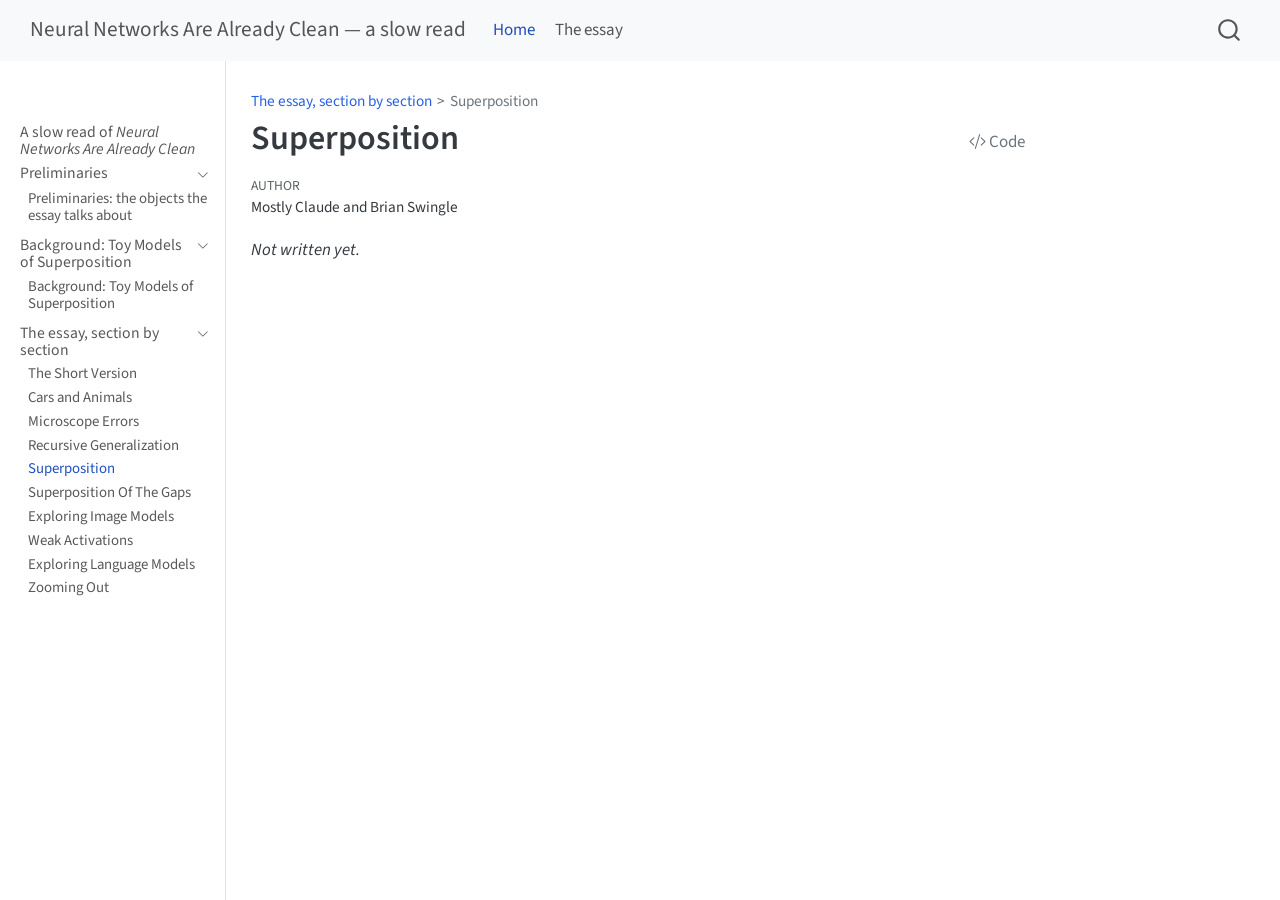
<file: 06-superposition/index.html>
<!DOCTYPE html>
<html xmlns="http://www.w3.org/1999/xhtml" lang="en" xml:lang="en"><head>

<meta charset="utf-8">
<meta name="generator" content="quarto-1.10.19">

<meta name="viewport" content="width=device-width, initial-scale=1.0, user-scalable=yes">

<meta name="author" content="Mostly Claude and Brian Swingle">

<title>Superposition – Neural Networks Are Already Clean — a slow read</title>
<style>
/* Default styles provided by pandoc.
** See https://pandoc.org/MANUAL.html#variables-for-html for config info.
*/
span.smallcaps{font-variant: small-caps;}
div.columns{display: flex; gap: 1.5em;}
div.column{flex: auto;}
@media screen {
div.columns{gap: min(4vw, 1.5em);}
div.column{overflow-x: auto;}
}
div.hanging-indent{margin-left: 1.5em; text-indent: -1.5em;}
ul.task-list{list-style: none;}
ul.task-list li input[type="checkbox"] {
  width: 0.8em;
  margin: 0 0.8em 0.2em -1em; /* quarto-specific, see https://github.com/quarto-dev/quarto-cli/issues/4556 */ 
  vertical-align: middle;
}
/* CSS for syntax highlighting */
html { -webkit-text-size-adjust: 100%; }
pre > code.sourceCode { white-space: pre; position: relative; }
pre > code.sourceCode > span { display: inline-block; line-height: 1.25; }
pre > code.sourceCode > span:empty { height: 1.2em; }
.sourceCode { overflow: visible; }
code.sourceCode > span { color: inherit; text-decoration: inherit; }
div.sourceCode { margin: 1em 0; }
pre.sourceCode { margin: 0; }
@media screen {
div.sourceCode { overflow: auto; }
}
@media print {
pre > code.sourceCode { white-space: pre-wrap; }
pre > code.sourceCode > span { text-indent: -5em; padding-left: 5em; }
}
pre.numberSource code
  { counter-reset: source-line 0; }
pre.numberSource code > span
  { position: relative; left: -4em; counter-increment: source-line; }
pre.numberSource code > span > a:first-child::before
  { content: counter(source-line);
    position: relative; left: -1em; text-align: right; vertical-align: baseline;
    border: none; display: inline-block;
    -webkit-touch-callout: none; -webkit-user-select: none;
    -khtml-user-select: none; -moz-user-select: none;
    -ms-user-select: none; user-select: none;
    padding: 0 4px; width: 4em;
  }
pre.numberSource { margin-left: 3em;  padding-left: 4px; }
div.sourceCode
  {   }
@media screen {
pre > code.sourceCode > span > a:first-child::before { text-decoration: underline; }
}
</style>


<script src="../site_libs/quarto-nav/quarto-nav.js"></script>
<script src="../site_libs/quarto-nav/headroom.min.js"></script>
<script src="../site_libs/clipboard/clipboard.min.js"></script>
<script src="../site_libs/quarto-search/autocomplete.umd.js"></script>
<script src="../site_libs/quarto-search/fuse.min.js"></script>
<script src="../site_libs/quarto-search/quarto-search.js"></script>
<meta name="quarto:offset" content="../">
<script src="../site_libs/quarto-html/quarto.js" type="module"></script>
<script src="../site_libs/quarto-html/tabsets/tabsets.js" type="module"></script>
<script src="../site_libs/quarto-html/popper.min.js"></script>
<script src="../site_libs/quarto-html/tippy.umd.min.js"></script>
<script src="../site_libs/quarto-html/anchor.min.js"></script>
<link href="../site_libs/quarto-html/tippy.css" rel="stylesheet">
<link href="../site_libs/quarto-html/quarto-syntax-highlighting-bf27225e3a48a9273f3daa8f8e829971.css" rel="stylesheet" id="quarto-text-highlighting-styles">
<script src="../site_libs/bootstrap/bootstrap.min.js"></script>
<link href="../site_libs/bootstrap/bootstrap-icons.css" rel="stylesheet">
<link href="../site_libs/bootstrap/bootstrap-27d0aecb2de0abaf2c1b0e6b7abd202f.min.css" rel="stylesheet" append-hash="true" id="quarto-bootstrap" data-mode="light">
<script id="quarto-search-options" type="application/json">{
  "location": "navbar",
  "copy-button": false,
  "collapse-after": 3,
  "panel-placement": "end",
  "type": "overlay",
  "limit": 50,
  "keyboard-shortcut": [
    "f",
    "/",
    "s"
  ],
  "show-item-context": false,
  "language": {
    "search-no-results-text": "No results",
    "search-matching-documents-text": "matching documents",
    "search-copy-link-title": "Copy link to search",
    "search-hide-matches-text": "Hide additional matches",
    "search-more-match-text": "more match in this document",
    "search-more-matches-text": "more matches in this document",
    "search-clear-button-title": "Clear",
    "search-text-placeholder": "",
    "search-detached-cancel-button-title": "Cancel",
    "search-submit-button-title": "Submit",
    "search-label": "Search"
  }
}</script>


<link rel="stylesheet" href="../custom.css">
</head>

<body class="nav-sidebar docked nav-fixed quarto-light">

<div id="quarto-search-results"></div>
  <header id="quarto-header" class="headroom fixed-top">
    <nav class="navbar navbar-expand-lg " data-bs-theme="dark">
      <div class="navbar-container container-fluid">
      <div class="navbar-brand-container mx-auto">
    <a class="navbar-brand" href="../index.html">
    <span class="navbar-title">Neural Networks Are Already Clean — a slow read</span>
    </a>
  </div>
            <div id="quarto-search" class="" title="Search"></div>
          <button class="navbar-toggler" type="button" data-bs-toggle="collapse" data-bs-target="#navbarCollapse" aria-controls="navbarCollapse" role="menu" aria-expanded="false" aria-label="Toggle navigation" onclick="if (window.quartoToggleHeadroom) { window.quartoToggleHeadroom(); }">
  <span class="navbar-toggler-icon"></span>
</button>
          <div class="collapse navbar-collapse" id="navbarCollapse">
            <ul class="navbar-nav navbar-nav-scroll me-auto">
  <li class="nav-item">
    <a class="nav-link active" href="../index.html" aria-current="page"> 
<span class="menu-text">Home</span></a>
  </li>  
  <li class="nav-item">
    <a class="nav-link" href="https://already-clean.goodfire.com/"> 
<span class="menu-text">The essay</span></a>
  </li>  
</ul>
          </div> <!-- /navcollapse -->
            <div class="quarto-navbar-tools">
</div>
      </div> <!-- /container-fluid -->
    </nav>
  <nav class="quarto-secondary-nav">
    <div class="container-fluid d-flex">
      <button type="button" class="quarto-btn-toggle btn" data-bs-toggle="collapse" role="button" data-bs-target=".quarto-sidebar-collapse-item" aria-controls="quarto-sidebar" aria-expanded="false" aria-label="Toggle sidebar navigation" onclick="if (window.quartoToggleHeadroom) { window.quartoToggleHeadroom(); }">
        <i class="bi bi-layout-text-sidebar-reverse"></i>
      </button>
        <nav class="quarto-page-breadcrumbs" aria-label="breadcrumb"><ol class="breadcrumb"><li class="breadcrumb-item"><a href="../02-the-short-version/index.html">The essay, section by section</a></li><li class="breadcrumb-item"><a href="../06-superposition/index.html">Superposition</a></li></ol></nav>
        <a class="flex-grow-1" role="navigation" data-bs-toggle="collapse" data-bs-target=".quarto-sidebar-collapse-item" aria-controls="quarto-sidebar" aria-expanded="false" aria-label="Toggle sidebar navigation" onclick="if (window.quartoToggleHeadroom) { window.quartoToggleHeadroom(); }">      
        </a>
      <button type="button" class="btn quarto-search-button" aria-label="Search" onclick="window.quartoOpenSearch();">
        <i class="bi bi-search"></i>
      </button>
    </div>
  </nav>
</header>
<!-- content -->
<div id="quarto-content" class="quarto-container page-columns page-rows-contents page-layout-article page-navbar">
<!-- sidebar -->
  <nav id="quarto-sidebar" class="sidebar collapse collapse-horizontal quarto-sidebar-collapse-item sidebar-navigation docked overflow-auto">
        <div class="mt-2 flex-shrink-0 align-items-center">
        <div class="sidebar-search">
        <div id="quarto-search" class="" title="Search"></div>
        </div>
        </div>
    <div class="sidebar-menu-container"> 
    <ul class="list-unstyled mt-1">
        <li class="sidebar-item">
  <div class="sidebar-item-container"> 
  <a href="../index.html" class="sidebar-item-text sidebar-link">
 <span class="menu-text">A slow read of <em>Neural Networks Are Already Clean</em></span></a>
  </div>
</li>
        <li class="sidebar-item sidebar-item-section">
      <div class="sidebar-item-container"> 
            <a class="sidebar-item-text sidebar-link text-start" data-bs-toggle="collapse" data-bs-target="#quarto-sidebar-section-1" role="navigation" aria-expanded="true">
 <span class="menu-text">Preliminaries</span></a>
          <a class="sidebar-item-toggle text-start" data-bs-toggle="collapse" data-bs-target="#quarto-sidebar-section-1" role="navigation" aria-expanded="true" aria-label="Toggle section">
            <i class="bi bi-chevron-right ms-2"></i>
          </a> 
      </div>
      <ul id="quarto-sidebar-section-1" class="collapse list-unstyled sidebar-section depth1 show">  
          <li class="sidebar-item">
  <div class="sidebar-item-container"> 
  <a href="../00-preliminaries/index.html" class="sidebar-item-text sidebar-link">
 <span class="menu-text">Preliminaries: the objects the essay talks about</span></a>
  </div>
</li>
      </ul>
  </li>
        <li class="sidebar-item sidebar-item-section">
      <div class="sidebar-item-container"> 
            <a class="sidebar-item-text sidebar-link text-start" data-bs-toggle="collapse" data-bs-target="#quarto-sidebar-section-2" role="navigation" aria-expanded="true">
 <span class="menu-text">Background: Toy Models of Superposition</span></a>
          <a class="sidebar-item-toggle text-start" data-bs-toggle="collapse" data-bs-target="#quarto-sidebar-section-2" role="navigation" aria-expanded="true" aria-label="Toggle section">
            <i class="bi bi-chevron-right ms-2"></i>
          </a> 
      </div>
      <ul id="quarto-sidebar-section-2" class="collapse list-unstyled sidebar-section depth1 show">  
          <li class="sidebar-item">
  <div class="sidebar-item-container"> 
  <a href="../01-toy-models-of-superposition/index.html" class="sidebar-item-text sidebar-link">
 <span class="menu-text">Background: Toy Models of Superposition</span></a>
  </div>
</li>
      </ul>
  </li>
        <li class="sidebar-item sidebar-item-section">
      <div class="sidebar-item-container"> 
            <a class="sidebar-item-text sidebar-link text-start" data-bs-toggle="collapse" data-bs-target="#quarto-sidebar-section-3" role="navigation" aria-expanded="true">
 <span class="menu-text">The essay, section by section</span></a>
          <a class="sidebar-item-toggle text-start" data-bs-toggle="collapse" data-bs-target="#quarto-sidebar-section-3" role="navigation" aria-expanded="true" aria-label="Toggle section">
            <i class="bi bi-chevron-right ms-2"></i>
          </a> 
      </div>
      <ul id="quarto-sidebar-section-3" class="collapse list-unstyled sidebar-section depth1 show">  
          <li class="sidebar-item">
  <div class="sidebar-item-container"> 
  <a href="../02-the-short-version/index.html" class="sidebar-item-text sidebar-link">
 <span class="menu-text">The Short Version</span></a>
  </div>
</li>
          <li class="sidebar-item">
  <div class="sidebar-item-container"> 
  <a href="../03-cars-and-animals/index.html" class="sidebar-item-text sidebar-link">
 <span class="menu-text">Cars and Animals</span></a>
  </div>
</li>
          <li class="sidebar-item">
  <div class="sidebar-item-container"> 
  <a href="../04-microscope-errors/index.html" class="sidebar-item-text sidebar-link">
 <span class="menu-text">Microscope Errors</span></a>
  </div>
</li>
          <li class="sidebar-item">
  <div class="sidebar-item-container"> 
  <a href="../05-recursive-generalization/index.html" class="sidebar-item-text sidebar-link">
 <span class="menu-text">Recursive Generalization</span></a>
  </div>
</li>
          <li class="sidebar-item">
  <div class="sidebar-item-container"> 
  <a href="../06-superposition/index.html" class="sidebar-item-text sidebar-link active">
 <span class="menu-text">Superposition</span></a>
  </div>
</li>
          <li class="sidebar-item">
  <div class="sidebar-item-container"> 
  <a href="../07-superposition-of-the-gaps/index.html" class="sidebar-item-text sidebar-link">
 <span class="menu-text">Superposition Of The Gaps</span></a>
  </div>
</li>
          <li class="sidebar-item">
  <div class="sidebar-item-container"> 
  <a href="../08-exploring-image-models/index.html" class="sidebar-item-text sidebar-link">
 <span class="menu-text">Exploring Image Models</span></a>
  </div>
</li>
          <li class="sidebar-item">
  <div class="sidebar-item-container"> 
  <a href="../09-weak-activations/index.html" class="sidebar-item-text sidebar-link">
 <span class="menu-text">Weak Activations</span></a>
  </div>
</li>
          <li class="sidebar-item">
  <div class="sidebar-item-container"> 
  <a href="../10-exploring-language-models/index.html" class="sidebar-item-text sidebar-link">
 <span class="menu-text">Exploring Language Models</span></a>
  </div>
</li>
          <li class="sidebar-item">
  <div class="sidebar-item-container"> 
  <a href="../11-zooming-out/index.html" class="sidebar-item-text sidebar-link">
 <span class="menu-text">Zooming Out</span></a>
  </div>
</li>
      </ul>
  </li>
    </ul>
    </div>
</nav>
<div id="quarto-sidebar-glass" class="quarto-sidebar-collapse-item" data-bs-toggle="collapse" data-bs-target=".quarto-sidebar-collapse-item"></div>
<!-- margin-sidebar -->
    <div id="quarto-margin-sidebar" class="sidebar margin-sidebar zindex-bottom">
        
    </div>
<!-- main -->
<main class="content" id="quarto-document-content">

<header id="title-block-header" class="quarto-title-block default"><nav class="quarto-page-breadcrumbs quarto-title-breadcrumbs d-none d-lg-block" aria-label="breadcrumb"><ol class="breadcrumb"><li class="breadcrumb-item"><a href="../02-the-short-version/index.html">The essay, section by section</a></li><li class="breadcrumb-item"><a href="../06-superposition/index.html">Superposition</a></li></ol></nav>
<div class="quarto-title">
<div class="quarto-title-block"><div><h1 class="title">Superposition</h1><button type="button" class="btn code-tools-button" id="quarto-code-tools-source"><i class="bi"></i> Code</button></div></div>
</div>



<div class="quarto-title-meta">

    <div>
    <div class="quarto-title-meta-heading">Author</div>
    <div class="quarto-title-meta-contents">
             <p>Mostly Claude and Brian Swingle </p>
          </div>
  </div>
    
  
    
  </div>
  


</header>


<p><em>Not written yet.</em></p>


<!-- -->


</main> <!-- /main -->
<script id="quarto-html-after-body" type="application/javascript">
  window.document.addEventListener("DOMContentLoaded", function (event) {
    const icon = "";
    const anchorJS = new window.AnchorJS();
    anchorJS.options = {
      placement: 'right',
      icon: icon
    };
    anchorJS.add('.anchored');
    const isCodeAnnotation = (el) => {
      for (const clz of el.classList) {
        if (clz.startsWith('code-annotation-')) {                     
          return true;
        }
      }
      return false;
    }
    const onCopySuccess = function(e) {
      // button target
      const button = e.trigger;
      // don't keep focus
      button.blur();
      // flash "checked"
      button.classList.add('code-copy-button-checked');
      var currentTitle = button.getAttribute("title");
      button.setAttribute("title", "Copied!");
      let tooltip;
      if (window.bootstrap) {
        button.setAttribute("data-bs-toggle", "tooltip");
        button.setAttribute("data-bs-placement", "left");
        button.setAttribute("data-bs-title", "Copied!");
        tooltip = new bootstrap.Tooltip(button, 
          { trigger: "manual", 
            customClass: "code-copy-button-tooltip",
            offset: [0, -8]});
        tooltip.show();    
      }
      setTimeout(function() {
        if (tooltip) {
          tooltip.hide();
          button.removeAttribute("data-bs-title");
          button.removeAttribute("data-bs-toggle");
          button.removeAttribute("data-bs-placement");
        }
        button.setAttribute("title", currentTitle);
        button.classList.remove('code-copy-button-checked');
      }, 1000);
      // clear code selection
      e.clearSelection();
    }
    const getTextToCopy = function(trigger) {
      const outerScaffold = trigger.parentElement.cloneNode(true);
      const codeEl = outerScaffold.querySelector('code');
      for (const childEl of codeEl.children) {
        if (isCodeAnnotation(childEl)) {
          childEl.remove();
        }
      }
      return codeEl.innerText;
    }
    const clipboard = new window.ClipboardJS('.code-copy-button:not([data-in-quarto-modal])', {
      text: getTextToCopy
    });
    clipboard.on('success', onCopySuccess);
    if (window.document.getElementById('quarto-embedded-source-code-modal')) {
      const clipboardModal = new window.ClipboardJS('.code-copy-button[data-in-quarto-modal]', {
        text: getTextToCopy,
        container: window.document.getElementById('quarto-embedded-source-code-modal')
      });
      clipboardModal.on('success', onCopySuccess);
    }
    const viewSource = window.document.getElementById('quarto-view-source') ||
                       window.document.getElementById('quarto-code-tools-source');
    if (viewSource) {
      const sourceUrl = viewSource.getAttribute("data-quarto-source-url");
      viewSource.addEventListener("click", function(e) {
        if (sourceUrl) {
          // rstudio viewer pane
          if (/\bcapabilities=\b/.test(window.location)) {
            window.open(sourceUrl);
          } else {
            window.location.href = sourceUrl;
          }
        } else {
          const modal = new bootstrap.Modal(document.getElementById('quarto-embedded-source-code-modal'));
          modal.show();
        }
        return false;
      });
    }
    function toggleCodeHandler(show) {
      return function(e) {
        const cellDetails = window.document.querySelectorAll(".cell details.code-fold");
        for (let i=0; i<cellDetails.length; i++) {
          const details = cellDetails[i];
          if (show) {
            details.open = true;
          } else {
            details.removeAttribute("open");
          }
        }
        const cellCodeDivs = window.document.querySelectorAll(".cell div.sourceCode.cell-code");
        const fromCls = show ? "hidden" : "unhidden";
        const toCls = show ? "unhidden" : "hidden";
        for (let i=0; i<cellCodeDivs.length; i++) {
          const codeDiv = cellCodeDivs[i];
          if (codeDiv.classList.contains(fromCls)) {
            codeDiv.classList.remove(fromCls);
            codeDiv.classList.add(toCls);
          } 
        }
        return false;
      }
    }
    const hideAllCode = window.document.getElementById("quarto-hide-all-code");
    if (hideAllCode) {
      hideAllCode.addEventListener("click", toggleCodeHandler(false));
    }
    const showAllCode = window.document.getElementById("quarto-show-all-code");
    if (showAllCode) {
      showAllCode.addEventListener("click", toggleCodeHandler(true));
    }
      var localhostRegex = new RegExp(/^(?:http|https):\/\/localhost\:?[0-9]*\//);
      var mailtoRegex = new RegExp(/^mailto:/);
        var filterRegex = new RegExp('/' + window.location.host + '/');
      var isInternal = (href) => {
          return filterRegex.test(href) || localhostRegex.test(href) || mailtoRegex.test(href);
      }
      // Inspect non-navigation links and adorn them if external
     var links = window.document.querySelectorAll('a[href]:not(.nav-link):not(.navbar-brand):not(.toc-action):not(.sidebar-link):not(.sidebar-item-toggle):not(.pagination-link):not(.no-external):not([aria-hidden]):not(.dropdown-item):not(.quarto-navigation-tool):not(.about-link)');
      for (var i=0; i<links.length; i++) {
        const link = links[i];
        if (!isInternal(link.href)) {
          // undo the damage that might have been done by quarto-nav.js in the case of
          // links that we want to consider external
          if (link.dataset.originalHref !== undefined) {
            link.href = link.dataset.originalHref;
          }
        }
      }
    function tippyHover(el, contentFn, onTriggerFn, onUntriggerFn) {
      const config = {
        allowHTML: true,
        maxWidth: 500,
        delay: 100,
        arrow: false,
        appendTo: function(el) {
            return el.parentElement;
        },
        interactive: true,
        interactiveBorder: 10,
        theme: 'quarto',
        placement: 'bottom-start',
      };
      if (contentFn) {
        config.content = contentFn;
      }
      if (onTriggerFn) {
        config.onTrigger = onTriggerFn;
      }
      if (onUntriggerFn) {
        config.onUntrigger = onUntriggerFn;
      }
      window.tippy(el, config); 
    }
    const noterefs = window.document.querySelectorAll('a[role="doc-noteref"]');
    for (var i=0; i<noterefs.length; i++) {
      const ref = noterefs[i];
      tippyHover(ref, function() {
        // use id or data attribute instead here
        let href = ref.getAttribute('data-footnote-href') || ref.getAttribute('href');
        try { href = new URL(href).hash; } catch {}
        const id = href.replace(/^#\/?/, "");
        const note = window.document.getElementById(id);
        if (note) {
          return note.innerHTML;
        } else {
          return "";
        }
      });
    }
    const xrefs = window.document.querySelectorAll('a.quarto-xref');
    const processXRef = (id, note) => {
      // Strip column container classes
      const stripColumnClz = (el) => {
        el.classList.remove("page-full", "page-columns");
        if (el.children) {
          for (const child of el.children) {
            stripColumnClz(child);
          }
        }
      }
      stripColumnClz(note)
      if (id === null || id.startsWith('sec-')) {
        // Special case sections, only their first couple elements
        const container = document.createElement("div");
        if (note.children && note.children.length > 2) {
          container.appendChild(note.children[0].cloneNode(true));
          for (let i = 1; i < note.children.length; i++) {
            const child = note.children[i];
            if (child.tagName === "P" && child.innerText === "") {
              continue;
            } else {
              container.appendChild(child.cloneNode(true));
              break;
            }
          }
          if (window.Quarto?.typesetMath) {
            window.Quarto.typesetMath(container);
          }
          return container.innerHTML
        } else {
          if (window.Quarto?.typesetMath) {
            window.Quarto.typesetMath(note);
          }
          return note.innerHTML;
        }
      } else {
        // Remove any anchor links if they are present
        const anchorLink = note.querySelector('a.anchorjs-link');
        if (anchorLink) {
          anchorLink.remove();
        }
        if (window.Quarto?.typesetMath) {
          window.Quarto.typesetMath(note);
        }
        if (note.classList.contains("callout")) {
          return note.outerHTML;
        } else {
          return note.innerHTML;
        }
      }
    }
    for (var i=0; i<xrefs.length; i++) {
      const xref = xrefs[i];
      tippyHover(xref, undefined, function(instance) {
        instance.disable();
        let url = xref.getAttribute('href');
        let hash = undefined; 
        if (url.startsWith('#')) {
          hash = url;
        } else {
          try { hash = new URL(url).hash; } catch {}
        }
        if (hash) {
          const id = hash.replace(/^#\/?/, "");
          const note = window.document.getElementById(id);
          if (note !== null) {
            try {
              const html = processXRef(id, note.cloneNode(true));
              instance.setContent(html);
            } finally {
              instance.enable();
              instance.show();
            }
          } else {
            // See if we can fetch this
            fetch(url.split('#')[0])
            .then(res => res.text())
            .then(html => {
              const parser = new DOMParser();
              const htmlDoc = parser.parseFromString(html, "text/html");
              const note = htmlDoc.getElementById(id);
              if (note !== null) {
                const html = processXRef(id, note);
                instance.setContent(html);
              } 
            }).finally(() => {
              instance.enable();
              instance.show();
            });
          }
        } else {
          // See if we can fetch a full url (with no hash to target)
          // This is a special case and we should probably do some content thinning / targeting
          fetch(url)
          .then(res => res.text())
          .then(html => {
            const parser = new DOMParser();
            const htmlDoc = parser.parseFromString(html, "text/html");
            const note = htmlDoc.querySelector('main.content');
            if (note !== null) {
              // This should only happen for chapter cross references
              // (since there is no id in the URL)
              // remove the first header
              if (note.children.length > 0 && note.children[0].tagName === "HEADER") {
                note.children[0].remove();
              }
              const html = processXRef(null, note);
              instance.setContent(html);
            } 
          }).finally(() => {
            instance.enable();
            instance.show();
          });
        }
      }, function(instance) {
      });
    }
        let selectedAnnoteEl;
        const selectorForAnnotation = ( cell, annotation) => {
          let cellAttr = 'data-code-cell="' + cell + '"';
          let lineAttr = 'data-code-annotation="' +  annotation + '"';
          const selector = 'span[' + cellAttr + '][' + lineAttr + ']';
          return selector;
        }
        const selectCodeLines = (annoteEl) => {
          const doc = window.document;
          const targetCell = annoteEl.getAttribute("data-target-cell");
          const targetAnnotation = annoteEl.getAttribute("data-target-annotation");
          const annoteSpan = window.document.querySelector(selectorForAnnotation(targetCell, targetAnnotation));
          const lines = annoteSpan.getAttribute("data-code-lines").split(",");
          const lineIds = lines.map((line) => {
            return targetCell + "-" + line;
          })
          let top = null;
          let height = null;
          let parent = null;
          if (lineIds.length > 0) {
              //compute the position of the single el (top and bottom and make a div)
              const el = window.document.getElementById(lineIds[0]);
              top = el.offsetTop;
              height = el.offsetHeight;
              parent = el.parentElement.parentElement;
            if (lineIds.length > 1) {
              const lastEl = window.document.getElementById(lineIds[lineIds.length - 1]);
              const bottom = lastEl.offsetTop + lastEl.offsetHeight;
              height = bottom - top;
            }
            if (top !== null && height !== null && parent !== null) {
              // cook up a div (if necessary) and position it 
              let div = window.document.getElementById("code-annotation-line-highlight");
              if (div === null) {
                div = window.document.createElement("div");
                div.setAttribute("id", "code-annotation-line-highlight");
                div.style.position = 'absolute';
                parent.appendChild(div);
              }
              div.style.top = top - 2 + "px";
              div.style.height = height + 4 + "px";
              div.style.left = 0;
              let gutterDiv = window.document.getElementById("code-annotation-line-highlight-gutter");
              if (gutterDiv === null) {
                gutterDiv = window.document.createElement("div");
                gutterDiv.setAttribute("id", "code-annotation-line-highlight-gutter");
                gutterDiv.style.position = 'absolute';
                const codeCell = window.document.getElementById(targetCell);
                const gutter = codeCell.querySelector('.code-annotation-gutter');
                gutter.appendChild(gutterDiv);
              }
              gutterDiv.style.top = top - 2 + "px";
              gutterDiv.style.height = height + 4 + "px";
            }
            selectedAnnoteEl = annoteEl;
          }
        };
        const unselectCodeLines = () => {
          const elementsIds = ["code-annotation-line-highlight", "code-annotation-line-highlight-gutter"];
          elementsIds.forEach((elId) => {
            const div = window.document.getElementById(elId);
            if (div) {
              div.remove();
            }
          });
          selectedAnnoteEl = undefined;
        };
          // Handle positioning of the toggle
      window.addEventListener(
        "resize",
        throttle(() => {
          elRect = undefined;
          if (selectedAnnoteEl) {
            selectCodeLines(selectedAnnoteEl);
          }
        }, 10)
      );
      function throttle(fn, ms) {
      let throttle = false;
      let timer;
        return (...args) => {
          if(!throttle) { // first call gets through
              fn.apply(this, args);
              throttle = true;
          } else { // all the others get throttled
              if(timer) clearTimeout(timer); // cancel #2
              timer = setTimeout(() => {
                fn.apply(this, args);
                timer = throttle = false;
              }, ms);
          }
        };
      }
        // Attach click handler to the DT
        const annoteDls = window.document.querySelectorAll('dt[data-target-cell]');
        for (const annoteDlNode of annoteDls) {
          annoteDlNode.addEventListener('click', (event) => {
            const clickedEl = event.target;
            if (clickedEl !== selectedAnnoteEl) {
              unselectCodeLines();
              const activeEl = window.document.querySelector('dt[data-target-cell].code-annotation-active');
              if (activeEl) {
                activeEl.classList.remove('code-annotation-active');
              }
              selectCodeLines(clickedEl);
              clickedEl.classList.add('code-annotation-active');
            } else {
              // Unselect the line
              unselectCodeLines();
              clickedEl.classList.remove('code-annotation-active');
            }
          });
        }
    const findCites = (el) => {
      const parentEl = el.parentElement;
      if (parentEl) {
        const cites = parentEl.dataset.cites;
        if (cites) {
          return {
            el,
            cites: cites.split(' ')
          };
        } else {
          return findCites(el.parentElement)
        }
      } else {
        return undefined;
      }
    };
    var bibliorefs = window.document.querySelectorAll('a[role="doc-biblioref"]');
    for (var i=0; i<bibliorefs.length; i++) {
      const ref = bibliorefs[i];
      const citeInfo = findCites(ref);
      if (citeInfo) {
        tippyHover(citeInfo.el, function() {
          var popup = window.document.createElement('div');
          citeInfo.cites.forEach(function(cite) {
            var citeDiv = window.document.createElement('div');
            citeDiv.classList.add('hanging-indent');
            citeDiv.classList.add('csl-entry');
            var biblioDiv = window.document.getElementById('ref-' + cite);
            if (biblioDiv) {
              citeDiv.innerHTML = biblioDiv.innerHTML;
            }
            popup.appendChild(citeDiv);
          });
          return popup.innerHTML;
        });
      }
    }
  });
  </script><div class="modal fade" id="quarto-embedded-source-code-modal" tabindex="-1" aria-labelledby="quarto-embedded-source-code-modal-label" aria-hidden="true"><div class="modal-dialog modal-dialog-scrollable"><div class="modal-content"><div class="modal-header"><h5 class="modal-title" id="quarto-embedded-source-code-modal-label">Source Code</h5><button class="btn-close" data-bs-dismiss="modal"></button></div><div class="modal-body"><div class="">
<div class="code-copy-outer-scaffold"><div class="sourceCode" id="cb1" data-shortcodes="false"><pre class="sourceCode markdown code-with-copy"><code class="sourceCode markdown"><span id="cb1-1"><a href="#cb1-1" aria-hidden="true" tabindex="-1"></a><span class="co">---</span></span>
<span id="cb1-2"><a href="#cb1-2" aria-hidden="true" tabindex="-1"></a><span class="an">title:</span><span class="co"> "Superposition"</span></span>
<span id="cb1-3"><a href="#cb1-3" aria-hidden="true" tabindex="-1"></a><span class="co">---</span></span>
<span id="cb1-4"><a href="#cb1-4" aria-hidden="true" tabindex="-1"></a></span>
<span id="cb1-5"><a href="#cb1-5" aria-hidden="true" tabindex="-1"></a>*Not written yet.*</span></code></pre></div><button title="Copy to Clipboard" class="code-copy-button" data-in-quarto-modal=""><i class="bi"></i></button></div>
</div></div></div></div></div>
</div> <!-- /content -->




</body></html>
</file>
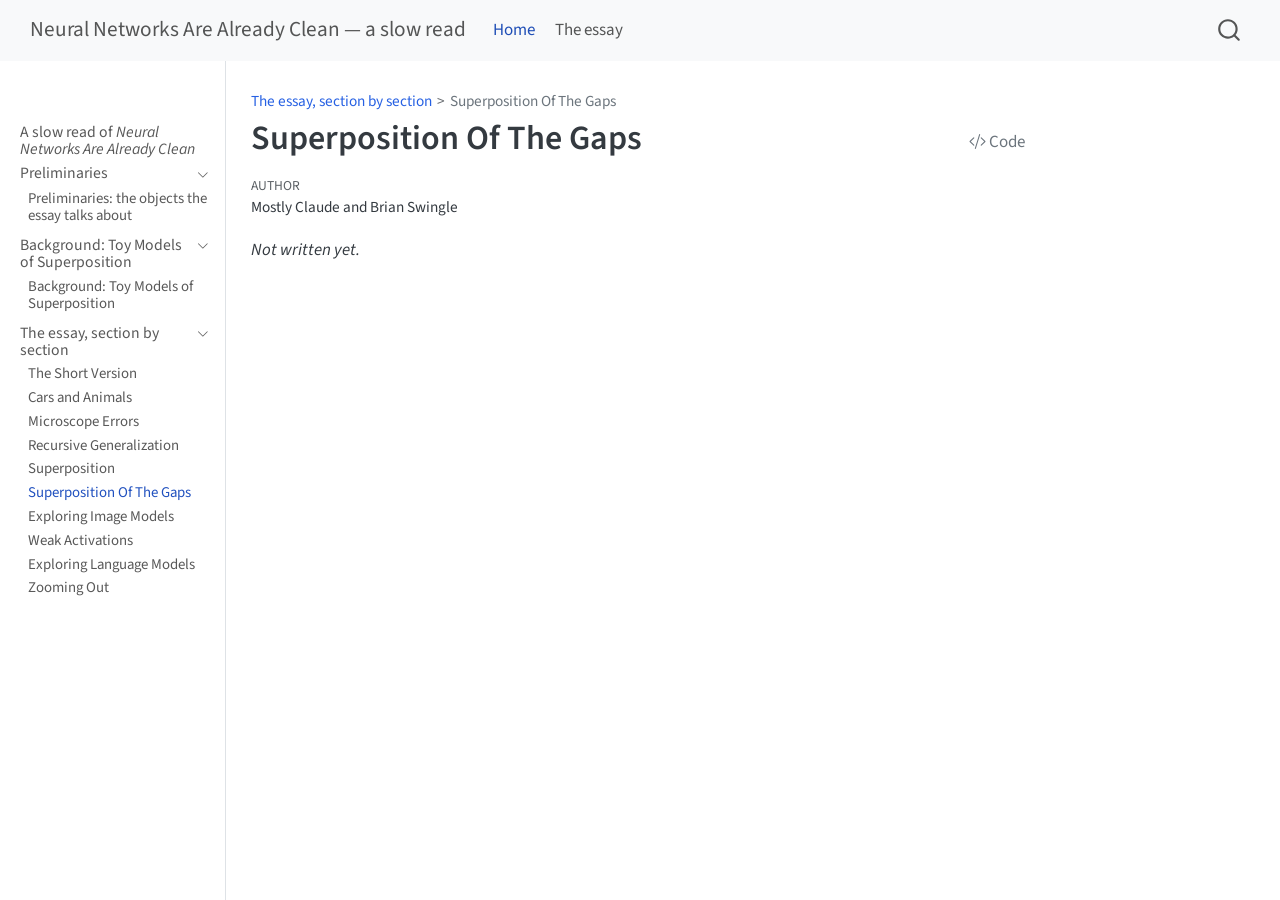
<file: 07-superposition-of-the-gaps/index.html>
<!DOCTYPE html>
<html xmlns="http://www.w3.org/1999/xhtml" lang="en" xml:lang="en"><head>

<meta charset="utf-8">
<meta name="generator" content="quarto-1.10.19">

<meta name="viewport" content="width=device-width, initial-scale=1.0, user-scalable=yes">

<meta name="author" content="Mostly Claude and Brian Swingle">

<title>Superposition Of The Gaps – Neural Networks Are Already Clean — a slow read</title>
<style>
/* Default styles provided by pandoc.
** See https://pandoc.org/MANUAL.html#variables-for-html for config info.
*/
span.smallcaps{font-variant: small-caps;}
div.columns{display: flex; gap: 1.5em;}
div.column{flex: auto;}
@media screen {
div.columns{gap: min(4vw, 1.5em);}
div.column{overflow-x: auto;}
}
div.hanging-indent{margin-left: 1.5em; text-indent: -1.5em;}
ul.task-list{list-style: none;}
ul.task-list li input[type="checkbox"] {
  width: 0.8em;
  margin: 0 0.8em 0.2em -1em; /* quarto-specific, see https://github.com/quarto-dev/quarto-cli/issues/4556 */ 
  vertical-align: middle;
}
/* CSS for syntax highlighting */
html { -webkit-text-size-adjust: 100%; }
pre > code.sourceCode { white-space: pre; position: relative; }
pre > code.sourceCode > span { display: inline-block; line-height: 1.25; }
pre > code.sourceCode > span:empty { height: 1.2em; }
.sourceCode { overflow: visible; }
code.sourceCode > span { color: inherit; text-decoration: inherit; }
div.sourceCode { margin: 1em 0; }
pre.sourceCode { margin: 0; }
@media screen {
div.sourceCode { overflow: auto; }
}
@media print {
pre > code.sourceCode { white-space: pre-wrap; }
pre > code.sourceCode > span { text-indent: -5em; padding-left: 5em; }
}
pre.numberSource code
  { counter-reset: source-line 0; }
pre.numberSource code > span
  { position: relative; left: -4em; counter-increment: source-line; }
pre.numberSource code > span > a:first-child::before
  { content: counter(source-line);
    position: relative; left: -1em; text-align: right; vertical-align: baseline;
    border: none; display: inline-block;
    -webkit-touch-callout: none; -webkit-user-select: none;
    -khtml-user-select: none; -moz-user-select: none;
    -ms-user-select: none; user-select: none;
    padding: 0 4px; width: 4em;
  }
pre.numberSource { margin-left: 3em;  padding-left: 4px; }
div.sourceCode
  {   }
@media screen {
pre > code.sourceCode > span > a:first-child::before { text-decoration: underline; }
}
</style>


<script src="../site_libs/quarto-nav/quarto-nav.js"></script>
<script src="../site_libs/quarto-nav/headroom.min.js"></script>
<script src="../site_libs/clipboard/clipboard.min.js"></script>
<script src="../site_libs/quarto-search/autocomplete.umd.js"></script>
<script src="../site_libs/quarto-search/fuse.min.js"></script>
<script src="../site_libs/quarto-search/quarto-search.js"></script>
<meta name="quarto:offset" content="../">
<script src="../site_libs/quarto-html/quarto.js" type="module"></script>
<script src="../site_libs/quarto-html/tabsets/tabsets.js" type="module"></script>
<script src="../site_libs/quarto-html/popper.min.js"></script>
<script src="../site_libs/quarto-html/tippy.umd.min.js"></script>
<script src="../site_libs/quarto-html/anchor.min.js"></script>
<link href="../site_libs/quarto-html/tippy.css" rel="stylesheet">
<link href="../site_libs/quarto-html/quarto-syntax-highlighting-bf27225e3a48a9273f3daa8f8e829971.css" rel="stylesheet" id="quarto-text-highlighting-styles">
<script src="../site_libs/bootstrap/bootstrap.min.js"></script>
<link href="../site_libs/bootstrap/bootstrap-icons.css" rel="stylesheet">
<link href="../site_libs/bootstrap/bootstrap-27d0aecb2de0abaf2c1b0e6b7abd202f.min.css" rel="stylesheet" append-hash="true" id="quarto-bootstrap" data-mode="light">
<script id="quarto-search-options" type="application/json">{
  "location": "navbar",
  "copy-button": false,
  "collapse-after": 3,
  "panel-placement": "end",
  "type": "overlay",
  "limit": 50,
  "keyboard-shortcut": [
    "f",
    "/",
    "s"
  ],
  "show-item-context": false,
  "language": {
    "search-no-results-text": "No results",
    "search-matching-documents-text": "matching documents",
    "search-copy-link-title": "Copy link to search",
    "search-hide-matches-text": "Hide additional matches",
    "search-more-match-text": "more match in this document",
    "search-more-matches-text": "more matches in this document",
    "search-clear-button-title": "Clear",
    "search-text-placeholder": "",
    "search-detached-cancel-button-title": "Cancel",
    "search-submit-button-title": "Submit",
    "search-label": "Search"
  }
}</script>


<link rel="stylesheet" href="../custom.css">
</head>

<body class="nav-sidebar docked nav-fixed quarto-light">

<div id="quarto-search-results"></div>
  <header id="quarto-header" class="headroom fixed-top">
    <nav class="navbar navbar-expand-lg " data-bs-theme="dark">
      <div class="navbar-container container-fluid">
      <div class="navbar-brand-container mx-auto">
    <a class="navbar-brand" href="../index.html">
    <span class="navbar-title">Neural Networks Are Already Clean — a slow read</span>
    </a>
  </div>
            <div id="quarto-search" class="" title="Search"></div>
          <button class="navbar-toggler" type="button" data-bs-toggle="collapse" data-bs-target="#navbarCollapse" aria-controls="navbarCollapse" role="menu" aria-expanded="false" aria-label="Toggle navigation" onclick="if (window.quartoToggleHeadroom) { window.quartoToggleHeadroom(); }">
  <span class="navbar-toggler-icon"></span>
</button>
          <div class="collapse navbar-collapse" id="navbarCollapse">
            <ul class="navbar-nav navbar-nav-scroll me-auto">
  <li class="nav-item">
    <a class="nav-link active" href="../index.html" aria-current="page"> 
<span class="menu-text">Home</span></a>
  </li>  
  <li class="nav-item">
    <a class="nav-link" href="https://already-clean.goodfire.com/"> 
<span class="menu-text">The essay</span></a>
  </li>  
</ul>
          </div> <!-- /navcollapse -->
            <div class="quarto-navbar-tools">
</div>
      </div> <!-- /container-fluid -->
    </nav>
  <nav class="quarto-secondary-nav">
    <div class="container-fluid d-flex">
      <button type="button" class="quarto-btn-toggle btn" data-bs-toggle="collapse" role="button" data-bs-target=".quarto-sidebar-collapse-item" aria-controls="quarto-sidebar" aria-expanded="false" aria-label="Toggle sidebar navigation" onclick="if (window.quartoToggleHeadroom) { window.quartoToggleHeadroom(); }">
        <i class="bi bi-layout-text-sidebar-reverse"></i>
      </button>
        <nav class="quarto-page-breadcrumbs" aria-label="breadcrumb"><ol class="breadcrumb"><li class="breadcrumb-item"><a href="../02-the-short-version/index.html">The essay, section by section</a></li><li class="breadcrumb-item"><a href="../07-superposition-of-the-gaps/index.html">Superposition Of The Gaps</a></li></ol></nav>
        <a class="flex-grow-1" role="navigation" data-bs-toggle="collapse" data-bs-target=".quarto-sidebar-collapse-item" aria-controls="quarto-sidebar" aria-expanded="false" aria-label="Toggle sidebar navigation" onclick="if (window.quartoToggleHeadroom) { window.quartoToggleHeadroom(); }">      
        </a>
      <button type="button" class="btn quarto-search-button" aria-label="Search" onclick="window.quartoOpenSearch();">
        <i class="bi bi-search"></i>
      </button>
    </div>
  </nav>
</header>
<!-- content -->
<div id="quarto-content" class="quarto-container page-columns page-rows-contents page-layout-article page-navbar">
<!-- sidebar -->
  <nav id="quarto-sidebar" class="sidebar collapse collapse-horizontal quarto-sidebar-collapse-item sidebar-navigation docked overflow-auto">
        <div class="mt-2 flex-shrink-0 align-items-center">
        <div class="sidebar-search">
        <div id="quarto-search" class="" title="Search"></div>
        </div>
        </div>
    <div class="sidebar-menu-container"> 
    <ul class="list-unstyled mt-1">
        <li class="sidebar-item">
  <div class="sidebar-item-container"> 
  <a href="../index.html" class="sidebar-item-text sidebar-link">
 <span class="menu-text">A slow read of <em>Neural Networks Are Already Clean</em></span></a>
  </div>
</li>
        <li class="sidebar-item sidebar-item-section">
      <div class="sidebar-item-container"> 
            <a class="sidebar-item-text sidebar-link text-start" data-bs-toggle="collapse" data-bs-target="#quarto-sidebar-section-1" role="navigation" aria-expanded="true">
 <span class="menu-text">Preliminaries</span></a>
          <a class="sidebar-item-toggle text-start" data-bs-toggle="collapse" data-bs-target="#quarto-sidebar-section-1" role="navigation" aria-expanded="true" aria-label="Toggle section">
            <i class="bi bi-chevron-right ms-2"></i>
          </a> 
      </div>
      <ul id="quarto-sidebar-section-1" class="collapse list-unstyled sidebar-section depth1 show">  
          <li class="sidebar-item">
  <div class="sidebar-item-container"> 
  <a href="../00-preliminaries/index.html" class="sidebar-item-text sidebar-link">
 <span class="menu-text">Preliminaries: the objects the essay talks about</span></a>
  </div>
</li>
      </ul>
  </li>
        <li class="sidebar-item sidebar-item-section">
      <div class="sidebar-item-container"> 
            <a class="sidebar-item-text sidebar-link text-start" data-bs-toggle="collapse" data-bs-target="#quarto-sidebar-section-2" role="navigation" aria-expanded="true">
 <span class="menu-text">Background: Toy Models of Superposition</span></a>
          <a class="sidebar-item-toggle text-start" data-bs-toggle="collapse" data-bs-target="#quarto-sidebar-section-2" role="navigation" aria-expanded="true" aria-label="Toggle section">
            <i class="bi bi-chevron-right ms-2"></i>
          </a> 
      </div>
      <ul id="quarto-sidebar-section-2" class="collapse list-unstyled sidebar-section depth1 show">  
          <li class="sidebar-item">
  <div class="sidebar-item-container"> 
  <a href="../01-toy-models-of-superposition/index.html" class="sidebar-item-text sidebar-link">
 <span class="menu-text">Background: Toy Models of Superposition</span></a>
  </div>
</li>
      </ul>
  </li>
        <li class="sidebar-item sidebar-item-section">
      <div class="sidebar-item-container"> 
            <a class="sidebar-item-text sidebar-link text-start" data-bs-toggle="collapse" data-bs-target="#quarto-sidebar-section-3" role="navigation" aria-expanded="true">
 <span class="menu-text">The essay, section by section</span></a>
          <a class="sidebar-item-toggle text-start" data-bs-toggle="collapse" data-bs-target="#quarto-sidebar-section-3" role="navigation" aria-expanded="true" aria-label="Toggle section">
            <i class="bi bi-chevron-right ms-2"></i>
          </a> 
      </div>
      <ul id="quarto-sidebar-section-3" class="collapse list-unstyled sidebar-section depth1 show">  
          <li class="sidebar-item">
  <div class="sidebar-item-container"> 
  <a href="../02-the-short-version/index.html" class="sidebar-item-text sidebar-link">
 <span class="menu-text">The Short Version</span></a>
  </div>
</li>
          <li class="sidebar-item">
  <div class="sidebar-item-container"> 
  <a href="../03-cars-and-animals/index.html" class="sidebar-item-text sidebar-link">
 <span class="menu-text">Cars and Animals</span></a>
  </div>
</li>
          <li class="sidebar-item">
  <div class="sidebar-item-container"> 
  <a href="../04-microscope-errors/index.html" class="sidebar-item-text sidebar-link">
 <span class="menu-text">Microscope Errors</span></a>
  </div>
</li>
          <li class="sidebar-item">
  <div class="sidebar-item-container"> 
  <a href="../05-recursive-generalization/index.html" class="sidebar-item-text sidebar-link">
 <span class="menu-text">Recursive Generalization</span></a>
  </div>
</li>
          <li class="sidebar-item">
  <div class="sidebar-item-container"> 
  <a href="../06-superposition/index.html" class="sidebar-item-text sidebar-link">
 <span class="menu-text">Superposition</span></a>
  </div>
</li>
          <li class="sidebar-item">
  <div class="sidebar-item-container"> 
  <a href="../07-superposition-of-the-gaps/index.html" class="sidebar-item-text sidebar-link active">
 <span class="menu-text">Superposition Of The Gaps</span></a>
  </div>
</li>
          <li class="sidebar-item">
  <div class="sidebar-item-container"> 
  <a href="../08-exploring-image-models/index.html" class="sidebar-item-text sidebar-link">
 <span class="menu-text">Exploring Image Models</span></a>
  </div>
</li>
          <li class="sidebar-item">
  <div class="sidebar-item-container"> 
  <a href="../09-weak-activations/index.html" class="sidebar-item-text sidebar-link">
 <span class="menu-text">Weak Activations</span></a>
  </div>
</li>
          <li class="sidebar-item">
  <div class="sidebar-item-container"> 
  <a href="../10-exploring-language-models/index.html" class="sidebar-item-text sidebar-link">
 <span class="menu-text">Exploring Language Models</span></a>
  </div>
</li>
          <li class="sidebar-item">
  <div class="sidebar-item-container"> 
  <a href="../11-zooming-out/index.html" class="sidebar-item-text sidebar-link">
 <span class="menu-text">Zooming Out</span></a>
  </div>
</li>
      </ul>
  </li>
    </ul>
    </div>
</nav>
<div id="quarto-sidebar-glass" class="quarto-sidebar-collapse-item" data-bs-toggle="collapse" data-bs-target=".quarto-sidebar-collapse-item"></div>
<!-- margin-sidebar -->
    <div id="quarto-margin-sidebar" class="sidebar margin-sidebar zindex-bottom">
        
    </div>
<!-- main -->
<main class="content" id="quarto-document-content">

<header id="title-block-header" class="quarto-title-block default"><nav class="quarto-page-breadcrumbs quarto-title-breadcrumbs d-none d-lg-block" aria-label="breadcrumb"><ol class="breadcrumb"><li class="breadcrumb-item"><a href="../02-the-short-version/index.html">The essay, section by section</a></li><li class="breadcrumb-item"><a href="../07-superposition-of-the-gaps/index.html">Superposition Of The Gaps</a></li></ol></nav>
<div class="quarto-title">
<div class="quarto-title-block"><div><h1 class="title">Superposition Of The Gaps</h1><button type="button" class="btn code-tools-button" id="quarto-code-tools-source"><i class="bi"></i> Code</button></div></div>
</div>



<div class="quarto-title-meta">

    <div>
    <div class="quarto-title-meta-heading">Author</div>
    <div class="quarto-title-meta-contents">
             <p>Mostly Claude and Brian Swingle </p>
          </div>
  </div>
    
  
    
  </div>
  


</header>


<p><em>Not written yet.</em></p>


<!-- -->


</main> <!-- /main -->
<script id="quarto-html-after-body" type="application/javascript">
  window.document.addEventListener("DOMContentLoaded", function (event) {
    const icon = "";
    const anchorJS = new window.AnchorJS();
    anchorJS.options = {
      placement: 'right',
      icon: icon
    };
    anchorJS.add('.anchored');
    const isCodeAnnotation = (el) => {
      for (const clz of el.classList) {
        if (clz.startsWith('code-annotation-')) {                     
          return true;
        }
      }
      return false;
    }
    const onCopySuccess = function(e) {
      // button target
      const button = e.trigger;
      // don't keep focus
      button.blur();
      // flash "checked"
      button.classList.add('code-copy-button-checked');
      var currentTitle = button.getAttribute("title");
      button.setAttribute("title", "Copied!");
      let tooltip;
      if (window.bootstrap) {
        button.setAttribute("data-bs-toggle", "tooltip");
        button.setAttribute("data-bs-placement", "left");
        button.setAttribute("data-bs-title", "Copied!");
        tooltip = new bootstrap.Tooltip(button, 
          { trigger: "manual", 
            customClass: "code-copy-button-tooltip",
            offset: [0, -8]});
        tooltip.show();    
      }
      setTimeout(function() {
        if (tooltip) {
          tooltip.hide();
          button.removeAttribute("data-bs-title");
          button.removeAttribute("data-bs-toggle");
          button.removeAttribute("data-bs-placement");
        }
        button.setAttribute("title", currentTitle);
        button.classList.remove('code-copy-button-checked');
      }, 1000);
      // clear code selection
      e.clearSelection();
    }
    const getTextToCopy = function(trigger) {
      const outerScaffold = trigger.parentElement.cloneNode(true);
      const codeEl = outerScaffold.querySelector('code');
      for (const childEl of codeEl.children) {
        if (isCodeAnnotation(childEl)) {
          childEl.remove();
        }
      }
      return codeEl.innerText;
    }
    const clipboard = new window.ClipboardJS('.code-copy-button:not([data-in-quarto-modal])', {
      text: getTextToCopy
    });
    clipboard.on('success', onCopySuccess);
    if (window.document.getElementById('quarto-embedded-source-code-modal')) {
      const clipboardModal = new window.ClipboardJS('.code-copy-button[data-in-quarto-modal]', {
        text: getTextToCopy,
        container: window.document.getElementById('quarto-embedded-source-code-modal')
      });
      clipboardModal.on('success', onCopySuccess);
    }
    const viewSource = window.document.getElementById('quarto-view-source') ||
                       window.document.getElementById('quarto-code-tools-source');
    if (viewSource) {
      const sourceUrl = viewSource.getAttribute("data-quarto-source-url");
      viewSource.addEventListener("click", function(e) {
        if (sourceUrl) {
          // rstudio viewer pane
          if (/\bcapabilities=\b/.test(window.location)) {
            window.open(sourceUrl);
          } else {
            window.location.href = sourceUrl;
          }
        } else {
          const modal = new bootstrap.Modal(document.getElementById('quarto-embedded-source-code-modal'));
          modal.show();
        }
        return false;
      });
    }
    function toggleCodeHandler(show) {
      return function(e) {
        const cellDetails = window.document.querySelectorAll(".cell details.code-fold");
        for (let i=0; i<cellDetails.length; i++) {
          const details = cellDetails[i];
          if (show) {
            details.open = true;
          } else {
            details.removeAttribute("open");
          }
        }
        const cellCodeDivs = window.document.querySelectorAll(".cell div.sourceCode.cell-code");
        const fromCls = show ? "hidden" : "unhidden";
        const toCls = show ? "unhidden" : "hidden";
        for (let i=0; i<cellCodeDivs.length; i++) {
          const codeDiv = cellCodeDivs[i];
          if (codeDiv.classList.contains(fromCls)) {
            codeDiv.classList.remove(fromCls);
            codeDiv.classList.add(toCls);
          } 
        }
        return false;
      }
    }
    const hideAllCode = window.document.getElementById("quarto-hide-all-code");
    if (hideAllCode) {
      hideAllCode.addEventListener("click", toggleCodeHandler(false));
    }
    const showAllCode = window.document.getElementById("quarto-show-all-code");
    if (showAllCode) {
      showAllCode.addEventListener("click", toggleCodeHandler(true));
    }
      var localhostRegex = new RegExp(/^(?:http|https):\/\/localhost\:?[0-9]*\//);
      var mailtoRegex = new RegExp(/^mailto:/);
        var filterRegex = new RegExp('/' + window.location.host + '/');
      var isInternal = (href) => {
          return filterRegex.test(href) || localhostRegex.test(href) || mailtoRegex.test(href);
      }
      // Inspect non-navigation links and adorn them if external
     var links = window.document.querySelectorAll('a[href]:not(.nav-link):not(.navbar-brand):not(.toc-action):not(.sidebar-link):not(.sidebar-item-toggle):not(.pagination-link):not(.no-external):not([aria-hidden]):not(.dropdown-item):not(.quarto-navigation-tool):not(.about-link)');
      for (var i=0; i<links.length; i++) {
        const link = links[i];
        if (!isInternal(link.href)) {
          // undo the damage that might have been done by quarto-nav.js in the case of
          // links that we want to consider external
          if (link.dataset.originalHref !== undefined) {
            link.href = link.dataset.originalHref;
          }
        }
      }
    function tippyHover(el, contentFn, onTriggerFn, onUntriggerFn) {
      const config = {
        allowHTML: true,
        maxWidth: 500,
        delay: 100,
        arrow: false,
        appendTo: function(el) {
            return el.parentElement;
        },
        interactive: true,
        interactiveBorder: 10,
        theme: 'quarto',
        placement: 'bottom-start',
      };
      if (contentFn) {
        config.content = contentFn;
      }
      if (onTriggerFn) {
        config.onTrigger = onTriggerFn;
      }
      if (onUntriggerFn) {
        config.onUntrigger = onUntriggerFn;
      }
      window.tippy(el, config); 
    }
    const noterefs = window.document.querySelectorAll('a[role="doc-noteref"]');
    for (var i=0; i<noterefs.length; i++) {
      const ref = noterefs[i];
      tippyHover(ref, function() {
        // use id or data attribute instead here
        let href = ref.getAttribute('data-footnote-href') || ref.getAttribute('href');
        try { href = new URL(href).hash; } catch {}
        const id = href.replace(/^#\/?/, "");
        const note = window.document.getElementById(id);
        if (note) {
          return note.innerHTML;
        } else {
          return "";
        }
      });
    }
    const xrefs = window.document.querySelectorAll('a.quarto-xref');
    const processXRef = (id, note) => {
      // Strip column container classes
      const stripColumnClz = (el) => {
        el.classList.remove("page-full", "page-columns");
        if (el.children) {
          for (const child of el.children) {
            stripColumnClz(child);
          }
        }
      }
      stripColumnClz(note)
      if (id === null || id.startsWith('sec-')) {
        // Special case sections, only their first couple elements
        const container = document.createElement("div");
        if (note.children && note.children.length > 2) {
          container.appendChild(note.children[0].cloneNode(true));
          for (let i = 1; i < note.children.length; i++) {
            const child = note.children[i];
            if (child.tagName === "P" && child.innerText === "") {
              continue;
            } else {
              container.appendChild(child.cloneNode(true));
              break;
            }
          }
          if (window.Quarto?.typesetMath) {
            window.Quarto.typesetMath(container);
          }
          return container.innerHTML
        } else {
          if (window.Quarto?.typesetMath) {
            window.Quarto.typesetMath(note);
          }
          return note.innerHTML;
        }
      } else {
        // Remove any anchor links if they are present
        const anchorLink = note.querySelector('a.anchorjs-link');
        if (anchorLink) {
          anchorLink.remove();
        }
        if (window.Quarto?.typesetMath) {
          window.Quarto.typesetMath(note);
        }
        if (note.classList.contains("callout")) {
          return note.outerHTML;
        } else {
          return note.innerHTML;
        }
      }
    }
    for (var i=0; i<xrefs.length; i++) {
      const xref = xrefs[i];
      tippyHover(xref, undefined, function(instance) {
        instance.disable();
        let url = xref.getAttribute('href');
        let hash = undefined; 
        if (url.startsWith('#')) {
          hash = url;
        } else {
          try { hash = new URL(url).hash; } catch {}
        }
        if (hash) {
          const id = hash.replace(/^#\/?/, "");
          const note = window.document.getElementById(id);
          if (note !== null) {
            try {
              const html = processXRef(id, note.cloneNode(true));
              instance.setContent(html);
            } finally {
              instance.enable();
              instance.show();
            }
          } else {
            // See if we can fetch this
            fetch(url.split('#')[0])
            .then(res => res.text())
            .then(html => {
              const parser = new DOMParser();
              const htmlDoc = parser.parseFromString(html, "text/html");
              const note = htmlDoc.getElementById(id);
              if (note !== null) {
                const html = processXRef(id, note);
                instance.setContent(html);
              } 
            }).finally(() => {
              instance.enable();
              instance.show();
            });
          }
        } else {
          // See if we can fetch a full url (with no hash to target)
          // This is a special case and we should probably do some content thinning / targeting
          fetch(url)
          .then(res => res.text())
          .then(html => {
            const parser = new DOMParser();
            const htmlDoc = parser.parseFromString(html, "text/html");
            const note = htmlDoc.querySelector('main.content');
            if (note !== null) {
              // This should only happen for chapter cross references
              // (since there is no id in the URL)
              // remove the first header
              if (note.children.length > 0 && note.children[0].tagName === "HEADER") {
                note.children[0].remove();
              }
              const html = processXRef(null, note);
              instance.setContent(html);
            } 
          }).finally(() => {
            instance.enable();
            instance.show();
          });
        }
      }, function(instance) {
      });
    }
        let selectedAnnoteEl;
        const selectorForAnnotation = ( cell, annotation) => {
          let cellAttr = 'data-code-cell="' + cell + '"';
          let lineAttr = 'data-code-annotation="' +  annotation + '"';
          const selector = 'span[' + cellAttr + '][' + lineAttr + ']';
          return selector;
        }
        const selectCodeLines = (annoteEl) => {
          const doc = window.document;
          const targetCell = annoteEl.getAttribute("data-target-cell");
          const targetAnnotation = annoteEl.getAttribute("data-target-annotation");
          const annoteSpan = window.document.querySelector(selectorForAnnotation(targetCell, targetAnnotation));
          const lines = annoteSpan.getAttribute("data-code-lines").split(",");
          const lineIds = lines.map((line) => {
            return targetCell + "-" + line;
          })
          let top = null;
          let height = null;
          let parent = null;
          if (lineIds.length > 0) {
              //compute the position of the single el (top and bottom and make a div)
              const el = window.document.getElementById(lineIds[0]);
              top = el.offsetTop;
              height = el.offsetHeight;
              parent = el.parentElement.parentElement;
            if (lineIds.length > 1) {
              const lastEl = window.document.getElementById(lineIds[lineIds.length - 1]);
              const bottom = lastEl.offsetTop + lastEl.offsetHeight;
              height = bottom - top;
            }
            if (top !== null && height !== null && parent !== null) {
              // cook up a div (if necessary) and position it 
              let div = window.document.getElementById("code-annotation-line-highlight");
              if (div === null) {
                div = window.document.createElement("div");
                div.setAttribute("id", "code-annotation-line-highlight");
                div.style.position = 'absolute';
                parent.appendChild(div);
              }
              div.style.top = top - 2 + "px";
              div.style.height = height + 4 + "px";
              div.style.left = 0;
              let gutterDiv = window.document.getElementById("code-annotation-line-highlight-gutter");
              if (gutterDiv === null) {
                gutterDiv = window.document.createElement("div");
                gutterDiv.setAttribute("id", "code-annotation-line-highlight-gutter");
                gutterDiv.style.position = 'absolute';
                const codeCell = window.document.getElementById(targetCell);
                const gutter = codeCell.querySelector('.code-annotation-gutter');
                gutter.appendChild(gutterDiv);
              }
              gutterDiv.style.top = top - 2 + "px";
              gutterDiv.style.height = height + 4 + "px";
            }
            selectedAnnoteEl = annoteEl;
          }
        };
        const unselectCodeLines = () => {
          const elementsIds = ["code-annotation-line-highlight", "code-annotation-line-highlight-gutter"];
          elementsIds.forEach((elId) => {
            const div = window.document.getElementById(elId);
            if (div) {
              div.remove();
            }
          });
          selectedAnnoteEl = undefined;
        };
          // Handle positioning of the toggle
      window.addEventListener(
        "resize",
        throttle(() => {
          elRect = undefined;
          if (selectedAnnoteEl) {
            selectCodeLines(selectedAnnoteEl);
          }
        }, 10)
      );
      function throttle(fn, ms) {
      let throttle = false;
      let timer;
        return (...args) => {
          if(!throttle) { // first call gets through
              fn.apply(this, args);
              throttle = true;
          } else { // all the others get throttled
              if(timer) clearTimeout(timer); // cancel #2
              timer = setTimeout(() => {
                fn.apply(this, args);
                timer = throttle = false;
              }, ms);
          }
        };
      }
        // Attach click handler to the DT
        const annoteDls = window.document.querySelectorAll('dt[data-target-cell]');
        for (const annoteDlNode of annoteDls) {
          annoteDlNode.addEventListener('click', (event) => {
            const clickedEl = event.target;
            if (clickedEl !== selectedAnnoteEl) {
              unselectCodeLines();
              const activeEl = window.document.querySelector('dt[data-target-cell].code-annotation-active');
              if (activeEl) {
                activeEl.classList.remove('code-annotation-active');
              }
              selectCodeLines(clickedEl);
              clickedEl.classList.add('code-annotation-active');
            } else {
              // Unselect the line
              unselectCodeLines();
              clickedEl.classList.remove('code-annotation-active');
            }
          });
        }
    const findCites = (el) => {
      const parentEl = el.parentElement;
      if (parentEl) {
        const cites = parentEl.dataset.cites;
        if (cites) {
          return {
            el,
            cites: cites.split(' ')
          };
        } else {
          return findCites(el.parentElement)
        }
      } else {
        return undefined;
      }
    };
    var bibliorefs = window.document.querySelectorAll('a[role="doc-biblioref"]');
    for (var i=0; i<bibliorefs.length; i++) {
      const ref = bibliorefs[i];
      const citeInfo = findCites(ref);
      if (citeInfo) {
        tippyHover(citeInfo.el, function() {
          var popup = window.document.createElement('div');
          citeInfo.cites.forEach(function(cite) {
            var citeDiv = window.document.createElement('div');
            citeDiv.classList.add('hanging-indent');
            citeDiv.classList.add('csl-entry');
            var biblioDiv = window.document.getElementById('ref-' + cite);
            if (biblioDiv) {
              citeDiv.innerHTML = biblioDiv.innerHTML;
            }
            popup.appendChild(citeDiv);
          });
          return popup.innerHTML;
        });
      }
    }
  });
  </script><div class="modal fade" id="quarto-embedded-source-code-modal" tabindex="-1" aria-labelledby="quarto-embedded-source-code-modal-label" aria-hidden="true"><div class="modal-dialog modal-dialog-scrollable"><div class="modal-content"><div class="modal-header"><h5 class="modal-title" id="quarto-embedded-source-code-modal-label">Source Code</h5><button class="btn-close" data-bs-dismiss="modal"></button></div><div class="modal-body"><div class="">
<div class="code-copy-outer-scaffold"><div class="sourceCode" id="cb1" data-shortcodes="false"><pre class="sourceCode markdown code-with-copy"><code class="sourceCode markdown"><span id="cb1-1"><a href="#cb1-1" aria-hidden="true" tabindex="-1"></a><span class="co">---</span></span>
<span id="cb1-2"><a href="#cb1-2" aria-hidden="true" tabindex="-1"></a><span class="an">title:</span><span class="co"> "Superposition Of The Gaps"</span></span>
<span id="cb1-3"><a href="#cb1-3" aria-hidden="true" tabindex="-1"></a><span class="co">---</span></span>
<span id="cb1-4"><a href="#cb1-4" aria-hidden="true" tabindex="-1"></a></span>
<span id="cb1-5"><a href="#cb1-5" aria-hidden="true" tabindex="-1"></a>*Not written yet.*</span></code></pre></div><button title="Copy to Clipboard" class="code-copy-button" data-in-quarto-modal=""><i class="bi"></i></button></div>
</div></div></div></div></div>
</div> <!-- /content -->




</body></html>
</file>
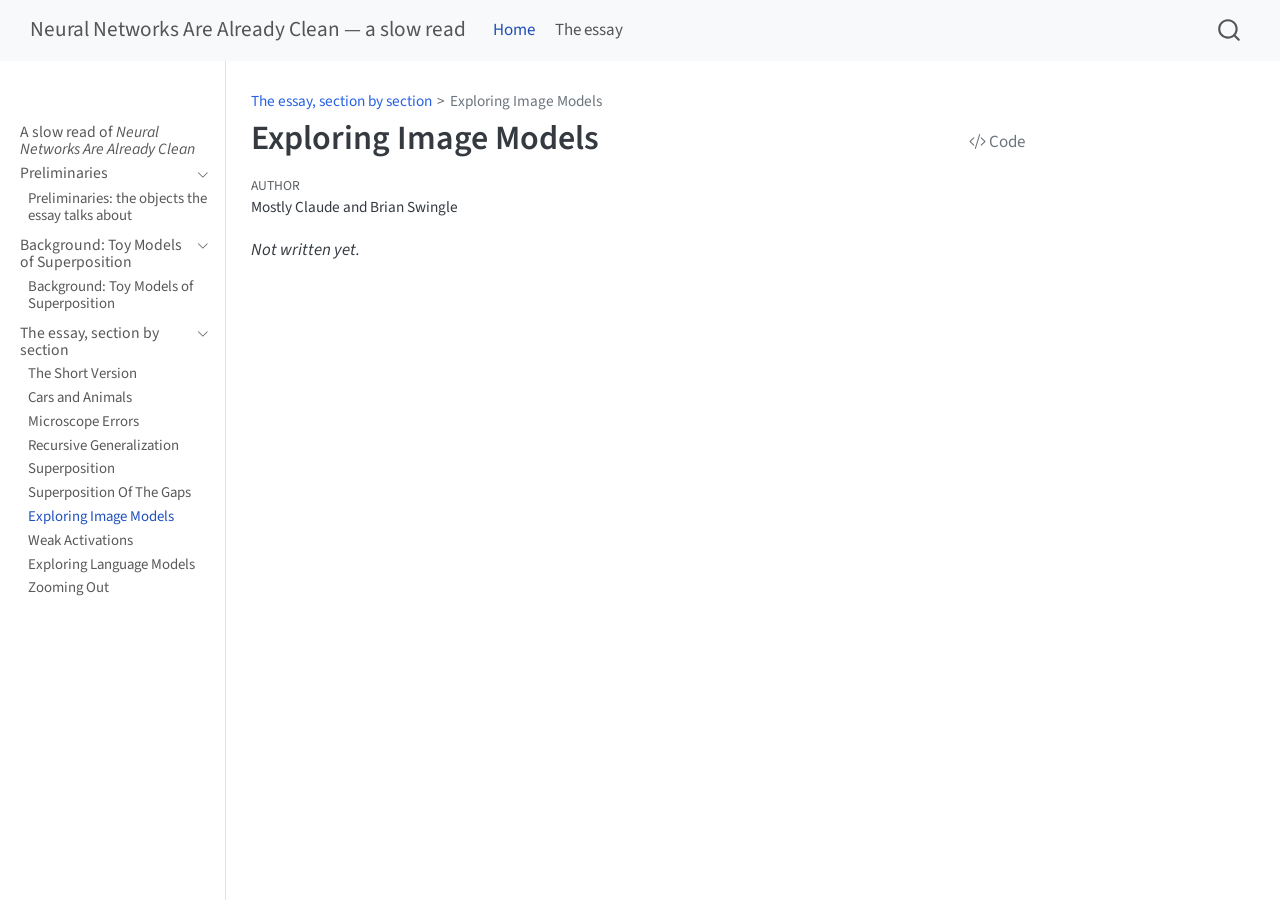
<file: 08-exploring-image-models/index.html>
<!DOCTYPE html>
<html xmlns="http://www.w3.org/1999/xhtml" lang="en" xml:lang="en"><head>

<meta charset="utf-8">
<meta name="generator" content="quarto-1.10.19">

<meta name="viewport" content="width=device-width, initial-scale=1.0, user-scalable=yes">

<meta name="author" content="Mostly Claude and Brian Swingle">

<title>Exploring Image Models – Neural Networks Are Already Clean — a slow read</title>
<style>
/* Default styles provided by pandoc.
** See https://pandoc.org/MANUAL.html#variables-for-html for config info.
*/
span.smallcaps{font-variant: small-caps;}
div.columns{display: flex; gap: 1.5em;}
div.column{flex: auto;}
@media screen {
div.columns{gap: min(4vw, 1.5em);}
div.column{overflow-x: auto;}
}
div.hanging-indent{margin-left: 1.5em; text-indent: -1.5em;}
ul.task-list{list-style: none;}
ul.task-list li input[type="checkbox"] {
  width: 0.8em;
  margin: 0 0.8em 0.2em -1em; /* quarto-specific, see https://github.com/quarto-dev/quarto-cli/issues/4556 */ 
  vertical-align: middle;
}
/* CSS for syntax highlighting */
html { -webkit-text-size-adjust: 100%; }
pre > code.sourceCode { white-space: pre; position: relative; }
pre > code.sourceCode > span { display: inline-block; line-height: 1.25; }
pre > code.sourceCode > span:empty { height: 1.2em; }
.sourceCode { overflow: visible; }
code.sourceCode > span { color: inherit; text-decoration: inherit; }
div.sourceCode { margin: 1em 0; }
pre.sourceCode { margin: 0; }
@media screen {
div.sourceCode { overflow: auto; }
}
@media print {
pre > code.sourceCode { white-space: pre-wrap; }
pre > code.sourceCode > span { text-indent: -5em; padding-left: 5em; }
}
pre.numberSource code
  { counter-reset: source-line 0; }
pre.numberSource code > span
  { position: relative; left: -4em; counter-increment: source-line; }
pre.numberSource code > span > a:first-child::before
  { content: counter(source-line);
    position: relative; left: -1em; text-align: right; vertical-align: baseline;
    border: none; display: inline-block;
    -webkit-touch-callout: none; -webkit-user-select: none;
    -khtml-user-select: none; -moz-user-select: none;
    -ms-user-select: none; user-select: none;
    padding: 0 4px; width: 4em;
  }
pre.numberSource { margin-left: 3em;  padding-left: 4px; }
div.sourceCode
  {   }
@media screen {
pre > code.sourceCode > span > a:first-child::before { text-decoration: underline; }
}
</style>


<script src="../site_libs/quarto-nav/quarto-nav.js"></script>
<script src="../site_libs/quarto-nav/headroom.min.js"></script>
<script src="../site_libs/clipboard/clipboard.min.js"></script>
<script src="../site_libs/quarto-search/autocomplete.umd.js"></script>
<script src="../site_libs/quarto-search/fuse.min.js"></script>
<script src="../site_libs/quarto-search/quarto-search.js"></script>
<meta name="quarto:offset" content="../">
<script src="../site_libs/quarto-html/quarto.js" type="module"></script>
<script src="../site_libs/quarto-html/tabsets/tabsets.js" type="module"></script>
<script src="../site_libs/quarto-html/popper.min.js"></script>
<script src="../site_libs/quarto-html/tippy.umd.min.js"></script>
<script src="../site_libs/quarto-html/anchor.min.js"></script>
<link href="../site_libs/quarto-html/tippy.css" rel="stylesheet">
<link href="../site_libs/quarto-html/quarto-syntax-highlighting-bf27225e3a48a9273f3daa8f8e829971.css" rel="stylesheet" id="quarto-text-highlighting-styles">
<script src="../site_libs/bootstrap/bootstrap.min.js"></script>
<link href="../site_libs/bootstrap/bootstrap-icons.css" rel="stylesheet">
<link href="../site_libs/bootstrap/bootstrap-27d0aecb2de0abaf2c1b0e6b7abd202f.min.css" rel="stylesheet" append-hash="true" id="quarto-bootstrap" data-mode="light">
<script id="quarto-search-options" type="application/json">{
  "location": "navbar",
  "copy-button": false,
  "collapse-after": 3,
  "panel-placement": "end",
  "type": "overlay",
  "limit": 50,
  "keyboard-shortcut": [
    "f",
    "/",
    "s"
  ],
  "show-item-context": false,
  "language": {
    "search-no-results-text": "No results",
    "search-matching-documents-text": "matching documents",
    "search-copy-link-title": "Copy link to search",
    "search-hide-matches-text": "Hide additional matches",
    "search-more-match-text": "more match in this document",
    "search-more-matches-text": "more matches in this document",
    "search-clear-button-title": "Clear",
    "search-text-placeholder": "",
    "search-detached-cancel-button-title": "Cancel",
    "search-submit-button-title": "Submit",
    "search-label": "Search"
  }
}</script>


<link rel="stylesheet" href="../custom.css">
</head>

<body class="nav-sidebar docked nav-fixed quarto-light">

<div id="quarto-search-results"></div>
  <header id="quarto-header" class="headroom fixed-top">
    <nav class="navbar navbar-expand-lg " data-bs-theme="dark">
      <div class="navbar-container container-fluid">
      <div class="navbar-brand-container mx-auto">
    <a class="navbar-brand" href="../index.html">
    <span class="navbar-title">Neural Networks Are Already Clean — a slow read</span>
    </a>
  </div>
            <div id="quarto-search" class="" title="Search"></div>
          <button class="navbar-toggler" type="button" data-bs-toggle="collapse" data-bs-target="#navbarCollapse" aria-controls="navbarCollapse" role="menu" aria-expanded="false" aria-label="Toggle navigation" onclick="if (window.quartoToggleHeadroom) { window.quartoToggleHeadroom(); }">
  <span class="navbar-toggler-icon"></span>
</button>
          <div class="collapse navbar-collapse" id="navbarCollapse">
            <ul class="navbar-nav navbar-nav-scroll me-auto">
  <li class="nav-item">
    <a class="nav-link active" href="../index.html" aria-current="page"> 
<span class="menu-text">Home</span></a>
  </li>  
  <li class="nav-item">
    <a class="nav-link" href="https://already-clean.goodfire.com/"> 
<span class="menu-text">The essay</span></a>
  </li>  
</ul>
          </div> <!-- /navcollapse -->
            <div class="quarto-navbar-tools">
</div>
      </div> <!-- /container-fluid -->
    </nav>
  <nav class="quarto-secondary-nav">
    <div class="container-fluid d-flex">
      <button type="button" class="quarto-btn-toggle btn" data-bs-toggle="collapse" role="button" data-bs-target=".quarto-sidebar-collapse-item" aria-controls="quarto-sidebar" aria-expanded="false" aria-label="Toggle sidebar navigation" onclick="if (window.quartoToggleHeadroom) { window.quartoToggleHeadroom(); }">
        <i class="bi bi-layout-text-sidebar-reverse"></i>
      </button>
        <nav class="quarto-page-breadcrumbs" aria-label="breadcrumb"><ol class="breadcrumb"><li class="breadcrumb-item"><a href="../02-the-short-version/index.html">The essay, section by section</a></li><li class="breadcrumb-item"><a href="../08-exploring-image-models/index.html">Exploring Image Models</a></li></ol></nav>
        <a class="flex-grow-1" role="navigation" data-bs-toggle="collapse" data-bs-target=".quarto-sidebar-collapse-item" aria-controls="quarto-sidebar" aria-expanded="false" aria-label="Toggle sidebar navigation" onclick="if (window.quartoToggleHeadroom) { window.quartoToggleHeadroom(); }">      
        </a>
      <button type="button" class="btn quarto-search-button" aria-label="Search" onclick="window.quartoOpenSearch();">
        <i class="bi bi-search"></i>
      </button>
    </div>
  </nav>
</header>
<!-- content -->
<div id="quarto-content" class="quarto-container page-columns page-rows-contents page-layout-article page-navbar">
<!-- sidebar -->
  <nav id="quarto-sidebar" class="sidebar collapse collapse-horizontal quarto-sidebar-collapse-item sidebar-navigation docked overflow-auto">
        <div class="mt-2 flex-shrink-0 align-items-center">
        <div class="sidebar-search">
        <div id="quarto-search" class="" title="Search"></div>
        </div>
        </div>
    <div class="sidebar-menu-container"> 
    <ul class="list-unstyled mt-1">
        <li class="sidebar-item">
  <div class="sidebar-item-container"> 
  <a href="../index.html" class="sidebar-item-text sidebar-link">
 <span class="menu-text">A slow read of <em>Neural Networks Are Already Clean</em></span></a>
  </div>
</li>
        <li class="sidebar-item sidebar-item-section">
      <div class="sidebar-item-container"> 
            <a class="sidebar-item-text sidebar-link text-start" data-bs-toggle="collapse" data-bs-target="#quarto-sidebar-section-1" role="navigation" aria-expanded="true">
 <span class="menu-text">Preliminaries</span></a>
          <a class="sidebar-item-toggle text-start" data-bs-toggle="collapse" data-bs-target="#quarto-sidebar-section-1" role="navigation" aria-expanded="true" aria-label="Toggle section">
            <i class="bi bi-chevron-right ms-2"></i>
          </a> 
      </div>
      <ul id="quarto-sidebar-section-1" class="collapse list-unstyled sidebar-section depth1 show">  
          <li class="sidebar-item">
  <div class="sidebar-item-container"> 
  <a href="../00-preliminaries/index.html" class="sidebar-item-text sidebar-link">
 <span class="menu-text">Preliminaries: the objects the essay talks about</span></a>
  </div>
</li>
      </ul>
  </li>
        <li class="sidebar-item sidebar-item-section">
      <div class="sidebar-item-container"> 
            <a class="sidebar-item-text sidebar-link text-start" data-bs-toggle="collapse" data-bs-target="#quarto-sidebar-section-2" role="navigation" aria-expanded="true">
 <span class="menu-text">Background: Toy Models of Superposition</span></a>
          <a class="sidebar-item-toggle text-start" data-bs-toggle="collapse" data-bs-target="#quarto-sidebar-section-2" role="navigation" aria-expanded="true" aria-label="Toggle section">
            <i class="bi bi-chevron-right ms-2"></i>
          </a> 
      </div>
      <ul id="quarto-sidebar-section-2" class="collapse list-unstyled sidebar-section depth1 show">  
          <li class="sidebar-item">
  <div class="sidebar-item-container"> 
  <a href="../01-toy-models-of-superposition/index.html" class="sidebar-item-text sidebar-link">
 <span class="menu-text">Background: Toy Models of Superposition</span></a>
  </div>
</li>
      </ul>
  </li>
        <li class="sidebar-item sidebar-item-section">
      <div class="sidebar-item-container"> 
            <a class="sidebar-item-text sidebar-link text-start" data-bs-toggle="collapse" data-bs-target="#quarto-sidebar-section-3" role="navigation" aria-expanded="true">
 <span class="menu-text">The essay, section by section</span></a>
          <a class="sidebar-item-toggle text-start" data-bs-toggle="collapse" data-bs-target="#quarto-sidebar-section-3" role="navigation" aria-expanded="true" aria-label="Toggle section">
            <i class="bi bi-chevron-right ms-2"></i>
          </a> 
      </div>
      <ul id="quarto-sidebar-section-3" class="collapse list-unstyled sidebar-section depth1 show">  
          <li class="sidebar-item">
  <div class="sidebar-item-container"> 
  <a href="../02-the-short-version/index.html" class="sidebar-item-text sidebar-link">
 <span class="menu-text">The Short Version</span></a>
  </div>
</li>
          <li class="sidebar-item">
  <div class="sidebar-item-container"> 
  <a href="../03-cars-and-animals/index.html" class="sidebar-item-text sidebar-link">
 <span class="menu-text">Cars and Animals</span></a>
  </div>
</li>
          <li class="sidebar-item">
  <div class="sidebar-item-container"> 
  <a href="../04-microscope-errors/index.html" class="sidebar-item-text sidebar-link">
 <span class="menu-text">Microscope Errors</span></a>
  </div>
</li>
          <li class="sidebar-item">
  <div class="sidebar-item-container"> 
  <a href="../05-recursive-generalization/index.html" class="sidebar-item-text sidebar-link">
 <span class="menu-text">Recursive Generalization</span></a>
  </div>
</li>
          <li class="sidebar-item">
  <div class="sidebar-item-container"> 
  <a href="../06-superposition/index.html" class="sidebar-item-text sidebar-link">
 <span class="menu-text">Superposition</span></a>
  </div>
</li>
          <li class="sidebar-item">
  <div class="sidebar-item-container"> 
  <a href="../07-superposition-of-the-gaps/index.html" class="sidebar-item-text sidebar-link">
 <span class="menu-text">Superposition Of The Gaps</span></a>
  </div>
</li>
          <li class="sidebar-item">
  <div class="sidebar-item-container"> 
  <a href="../08-exploring-image-models/index.html" class="sidebar-item-text sidebar-link active">
 <span class="menu-text">Exploring Image Models</span></a>
  </div>
</li>
          <li class="sidebar-item">
  <div class="sidebar-item-container"> 
  <a href="../09-weak-activations/index.html" class="sidebar-item-text sidebar-link">
 <span class="menu-text">Weak Activations</span></a>
  </div>
</li>
          <li class="sidebar-item">
  <div class="sidebar-item-container"> 
  <a href="../10-exploring-language-models/index.html" class="sidebar-item-text sidebar-link">
 <span class="menu-text">Exploring Language Models</span></a>
  </div>
</li>
          <li class="sidebar-item">
  <div class="sidebar-item-container"> 
  <a href="../11-zooming-out/index.html" class="sidebar-item-text sidebar-link">
 <span class="menu-text">Zooming Out</span></a>
  </div>
</li>
      </ul>
  </li>
    </ul>
    </div>
</nav>
<div id="quarto-sidebar-glass" class="quarto-sidebar-collapse-item" data-bs-toggle="collapse" data-bs-target=".quarto-sidebar-collapse-item"></div>
<!-- margin-sidebar -->
    <div id="quarto-margin-sidebar" class="sidebar margin-sidebar zindex-bottom">
        
    </div>
<!-- main -->
<main class="content" id="quarto-document-content">

<header id="title-block-header" class="quarto-title-block default"><nav class="quarto-page-breadcrumbs quarto-title-breadcrumbs d-none d-lg-block" aria-label="breadcrumb"><ol class="breadcrumb"><li class="breadcrumb-item"><a href="../02-the-short-version/index.html">The essay, section by section</a></li><li class="breadcrumb-item"><a href="../08-exploring-image-models/index.html">Exploring Image Models</a></li></ol></nav>
<div class="quarto-title">
<div class="quarto-title-block"><div><h1 class="title">Exploring Image Models</h1><button type="button" class="btn code-tools-button" id="quarto-code-tools-source"><i class="bi"></i> Code</button></div></div>
</div>



<div class="quarto-title-meta">

    <div>
    <div class="quarto-title-meta-heading">Author</div>
    <div class="quarto-title-meta-contents">
             <p>Mostly Claude and Brian Swingle </p>
          </div>
  </div>
    
  
    
  </div>
  


</header>


<p><em>Not written yet.</em></p>


<!-- -->


</main> <!-- /main -->
<script id="quarto-html-after-body" type="application/javascript">
  window.document.addEventListener("DOMContentLoaded", function (event) {
    const icon = "";
    const anchorJS = new window.AnchorJS();
    anchorJS.options = {
      placement: 'right',
      icon: icon
    };
    anchorJS.add('.anchored');
    const isCodeAnnotation = (el) => {
      for (const clz of el.classList) {
        if (clz.startsWith('code-annotation-')) {                     
          return true;
        }
      }
      return false;
    }
    const onCopySuccess = function(e) {
      // button target
      const button = e.trigger;
      // don't keep focus
      button.blur();
      // flash "checked"
      button.classList.add('code-copy-button-checked');
      var currentTitle = button.getAttribute("title");
      button.setAttribute("title", "Copied!");
      let tooltip;
      if (window.bootstrap) {
        button.setAttribute("data-bs-toggle", "tooltip");
        button.setAttribute("data-bs-placement", "left");
        button.setAttribute("data-bs-title", "Copied!");
        tooltip = new bootstrap.Tooltip(button, 
          { trigger: "manual", 
            customClass: "code-copy-button-tooltip",
            offset: [0, -8]});
        tooltip.show();    
      }
      setTimeout(function() {
        if (tooltip) {
          tooltip.hide();
          button.removeAttribute("data-bs-title");
          button.removeAttribute("data-bs-toggle");
          button.removeAttribute("data-bs-placement");
        }
        button.setAttribute("title", currentTitle);
        button.classList.remove('code-copy-button-checked');
      }, 1000);
      // clear code selection
      e.clearSelection();
    }
    const getTextToCopy = function(trigger) {
      const outerScaffold = trigger.parentElement.cloneNode(true);
      const codeEl = outerScaffold.querySelector('code');
      for (const childEl of codeEl.children) {
        if (isCodeAnnotation(childEl)) {
          childEl.remove();
        }
      }
      return codeEl.innerText;
    }
    const clipboard = new window.ClipboardJS('.code-copy-button:not([data-in-quarto-modal])', {
      text: getTextToCopy
    });
    clipboard.on('success', onCopySuccess);
    if (window.document.getElementById('quarto-embedded-source-code-modal')) {
      const clipboardModal = new window.ClipboardJS('.code-copy-button[data-in-quarto-modal]', {
        text: getTextToCopy,
        container: window.document.getElementById('quarto-embedded-source-code-modal')
      });
      clipboardModal.on('success', onCopySuccess);
    }
    const viewSource = window.document.getElementById('quarto-view-source') ||
                       window.document.getElementById('quarto-code-tools-source');
    if (viewSource) {
      const sourceUrl = viewSource.getAttribute("data-quarto-source-url");
      viewSource.addEventListener("click", function(e) {
        if (sourceUrl) {
          // rstudio viewer pane
          if (/\bcapabilities=\b/.test(window.location)) {
            window.open(sourceUrl);
          } else {
            window.location.href = sourceUrl;
          }
        } else {
          const modal = new bootstrap.Modal(document.getElementById('quarto-embedded-source-code-modal'));
          modal.show();
        }
        return false;
      });
    }
    function toggleCodeHandler(show) {
      return function(e) {
        const cellDetails = window.document.querySelectorAll(".cell details.code-fold");
        for (let i=0; i<cellDetails.length; i++) {
          const details = cellDetails[i];
          if (show) {
            details.open = true;
          } else {
            details.removeAttribute("open");
          }
        }
        const cellCodeDivs = window.document.querySelectorAll(".cell div.sourceCode.cell-code");
        const fromCls = show ? "hidden" : "unhidden";
        const toCls = show ? "unhidden" : "hidden";
        for (let i=0; i<cellCodeDivs.length; i++) {
          const codeDiv = cellCodeDivs[i];
          if (codeDiv.classList.contains(fromCls)) {
            codeDiv.classList.remove(fromCls);
            codeDiv.classList.add(toCls);
          } 
        }
        return false;
      }
    }
    const hideAllCode = window.document.getElementById("quarto-hide-all-code");
    if (hideAllCode) {
      hideAllCode.addEventListener("click", toggleCodeHandler(false));
    }
    const showAllCode = window.document.getElementById("quarto-show-all-code");
    if (showAllCode) {
      showAllCode.addEventListener("click", toggleCodeHandler(true));
    }
      var localhostRegex = new RegExp(/^(?:http|https):\/\/localhost\:?[0-9]*\//);
      var mailtoRegex = new RegExp(/^mailto:/);
        var filterRegex = new RegExp('/' + window.location.host + '/');
      var isInternal = (href) => {
          return filterRegex.test(href) || localhostRegex.test(href) || mailtoRegex.test(href);
      }
      // Inspect non-navigation links and adorn them if external
     var links = window.document.querySelectorAll('a[href]:not(.nav-link):not(.navbar-brand):not(.toc-action):not(.sidebar-link):not(.sidebar-item-toggle):not(.pagination-link):not(.no-external):not([aria-hidden]):not(.dropdown-item):not(.quarto-navigation-tool):not(.about-link)');
      for (var i=0; i<links.length; i++) {
        const link = links[i];
        if (!isInternal(link.href)) {
          // undo the damage that might have been done by quarto-nav.js in the case of
          // links that we want to consider external
          if (link.dataset.originalHref !== undefined) {
            link.href = link.dataset.originalHref;
          }
        }
      }
    function tippyHover(el, contentFn, onTriggerFn, onUntriggerFn) {
      const config = {
        allowHTML: true,
        maxWidth: 500,
        delay: 100,
        arrow: false,
        appendTo: function(el) {
            return el.parentElement;
        },
        interactive: true,
        interactiveBorder: 10,
        theme: 'quarto',
        placement: 'bottom-start',
      };
      if (contentFn) {
        config.content = contentFn;
      }
      if (onTriggerFn) {
        config.onTrigger = onTriggerFn;
      }
      if (onUntriggerFn) {
        config.onUntrigger = onUntriggerFn;
      }
      window.tippy(el, config); 
    }
    const noterefs = window.document.querySelectorAll('a[role="doc-noteref"]');
    for (var i=0; i<noterefs.length; i++) {
      const ref = noterefs[i];
      tippyHover(ref, function() {
        // use id or data attribute instead here
        let href = ref.getAttribute('data-footnote-href') || ref.getAttribute('href');
        try { href = new URL(href).hash; } catch {}
        const id = href.replace(/^#\/?/, "");
        const note = window.document.getElementById(id);
        if (note) {
          return note.innerHTML;
        } else {
          return "";
        }
      });
    }
    const xrefs = window.document.querySelectorAll('a.quarto-xref');
    const processXRef = (id, note) => {
      // Strip column container classes
      const stripColumnClz = (el) => {
        el.classList.remove("page-full", "page-columns");
        if (el.children) {
          for (const child of el.children) {
            stripColumnClz(child);
          }
        }
      }
      stripColumnClz(note)
      if (id === null || id.startsWith('sec-')) {
        // Special case sections, only their first couple elements
        const container = document.createElement("div");
        if (note.children && note.children.length > 2) {
          container.appendChild(note.children[0].cloneNode(true));
          for (let i = 1; i < note.children.length; i++) {
            const child = note.children[i];
            if (child.tagName === "P" && child.innerText === "") {
              continue;
            } else {
              container.appendChild(child.cloneNode(true));
              break;
            }
          }
          if (window.Quarto?.typesetMath) {
            window.Quarto.typesetMath(container);
          }
          return container.innerHTML
        } else {
          if (window.Quarto?.typesetMath) {
            window.Quarto.typesetMath(note);
          }
          return note.innerHTML;
        }
      } else {
        // Remove any anchor links if they are present
        const anchorLink = note.querySelector('a.anchorjs-link');
        if (anchorLink) {
          anchorLink.remove();
        }
        if (window.Quarto?.typesetMath) {
          window.Quarto.typesetMath(note);
        }
        if (note.classList.contains("callout")) {
          return note.outerHTML;
        } else {
          return note.innerHTML;
        }
      }
    }
    for (var i=0; i<xrefs.length; i++) {
      const xref = xrefs[i];
      tippyHover(xref, undefined, function(instance) {
        instance.disable();
        let url = xref.getAttribute('href');
        let hash = undefined; 
        if (url.startsWith('#')) {
          hash = url;
        } else {
          try { hash = new URL(url).hash; } catch {}
        }
        if (hash) {
          const id = hash.replace(/^#\/?/, "");
          const note = window.document.getElementById(id);
          if (note !== null) {
            try {
              const html = processXRef(id, note.cloneNode(true));
              instance.setContent(html);
            } finally {
              instance.enable();
              instance.show();
            }
          } else {
            // See if we can fetch this
            fetch(url.split('#')[0])
            .then(res => res.text())
            .then(html => {
              const parser = new DOMParser();
              const htmlDoc = parser.parseFromString(html, "text/html");
              const note = htmlDoc.getElementById(id);
              if (note !== null) {
                const html = processXRef(id, note);
                instance.setContent(html);
              } 
            }).finally(() => {
              instance.enable();
              instance.show();
            });
          }
        } else {
          // See if we can fetch a full url (with no hash to target)
          // This is a special case and we should probably do some content thinning / targeting
          fetch(url)
          .then(res => res.text())
          .then(html => {
            const parser = new DOMParser();
            const htmlDoc = parser.parseFromString(html, "text/html");
            const note = htmlDoc.querySelector('main.content');
            if (note !== null) {
              // This should only happen for chapter cross references
              // (since there is no id in the URL)
              // remove the first header
              if (note.children.length > 0 && note.children[0].tagName === "HEADER") {
                note.children[0].remove();
              }
              const html = processXRef(null, note);
              instance.setContent(html);
            } 
          }).finally(() => {
            instance.enable();
            instance.show();
          });
        }
      }, function(instance) {
      });
    }
        let selectedAnnoteEl;
        const selectorForAnnotation = ( cell, annotation) => {
          let cellAttr = 'data-code-cell="' + cell + '"';
          let lineAttr = 'data-code-annotation="' +  annotation + '"';
          const selector = 'span[' + cellAttr + '][' + lineAttr + ']';
          return selector;
        }
        const selectCodeLines = (annoteEl) => {
          const doc = window.document;
          const targetCell = annoteEl.getAttribute("data-target-cell");
          const targetAnnotation = annoteEl.getAttribute("data-target-annotation");
          const annoteSpan = window.document.querySelector(selectorForAnnotation(targetCell, targetAnnotation));
          const lines = annoteSpan.getAttribute("data-code-lines").split(",");
          const lineIds = lines.map((line) => {
            return targetCell + "-" + line;
          })
          let top = null;
          let height = null;
          let parent = null;
          if (lineIds.length > 0) {
              //compute the position of the single el (top and bottom and make a div)
              const el = window.document.getElementById(lineIds[0]);
              top = el.offsetTop;
              height = el.offsetHeight;
              parent = el.parentElement.parentElement;
            if (lineIds.length > 1) {
              const lastEl = window.document.getElementById(lineIds[lineIds.length - 1]);
              const bottom = lastEl.offsetTop + lastEl.offsetHeight;
              height = bottom - top;
            }
            if (top !== null && height !== null && parent !== null) {
              // cook up a div (if necessary) and position it 
              let div = window.document.getElementById("code-annotation-line-highlight");
              if (div === null) {
                div = window.document.createElement("div");
                div.setAttribute("id", "code-annotation-line-highlight");
                div.style.position = 'absolute';
                parent.appendChild(div);
              }
              div.style.top = top - 2 + "px";
              div.style.height = height + 4 + "px";
              div.style.left = 0;
              let gutterDiv = window.document.getElementById("code-annotation-line-highlight-gutter");
              if (gutterDiv === null) {
                gutterDiv = window.document.createElement("div");
                gutterDiv.setAttribute("id", "code-annotation-line-highlight-gutter");
                gutterDiv.style.position = 'absolute';
                const codeCell = window.document.getElementById(targetCell);
                const gutter = codeCell.querySelector('.code-annotation-gutter');
                gutter.appendChild(gutterDiv);
              }
              gutterDiv.style.top = top - 2 + "px";
              gutterDiv.style.height = height + 4 + "px";
            }
            selectedAnnoteEl = annoteEl;
          }
        };
        const unselectCodeLines = () => {
          const elementsIds = ["code-annotation-line-highlight", "code-annotation-line-highlight-gutter"];
          elementsIds.forEach((elId) => {
            const div = window.document.getElementById(elId);
            if (div) {
              div.remove();
            }
          });
          selectedAnnoteEl = undefined;
        };
          // Handle positioning of the toggle
      window.addEventListener(
        "resize",
        throttle(() => {
          elRect = undefined;
          if (selectedAnnoteEl) {
            selectCodeLines(selectedAnnoteEl);
          }
        }, 10)
      );
      function throttle(fn, ms) {
      let throttle = false;
      let timer;
        return (...args) => {
          if(!throttle) { // first call gets through
              fn.apply(this, args);
              throttle = true;
          } else { // all the others get throttled
              if(timer) clearTimeout(timer); // cancel #2
              timer = setTimeout(() => {
                fn.apply(this, args);
                timer = throttle = false;
              }, ms);
          }
        };
      }
        // Attach click handler to the DT
        const annoteDls = window.document.querySelectorAll('dt[data-target-cell]');
        for (const annoteDlNode of annoteDls) {
          annoteDlNode.addEventListener('click', (event) => {
            const clickedEl = event.target;
            if (clickedEl !== selectedAnnoteEl) {
              unselectCodeLines();
              const activeEl = window.document.querySelector('dt[data-target-cell].code-annotation-active');
              if (activeEl) {
                activeEl.classList.remove('code-annotation-active');
              }
              selectCodeLines(clickedEl);
              clickedEl.classList.add('code-annotation-active');
            } else {
              // Unselect the line
              unselectCodeLines();
              clickedEl.classList.remove('code-annotation-active');
            }
          });
        }
    const findCites = (el) => {
      const parentEl = el.parentElement;
      if (parentEl) {
        const cites = parentEl.dataset.cites;
        if (cites) {
          return {
            el,
            cites: cites.split(' ')
          };
        } else {
          return findCites(el.parentElement)
        }
      } else {
        return undefined;
      }
    };
    var bibliorefs = window.document.querySelectorAll('a[role="doc-biblioref"]');
    for (var i=0; i<bibliorefs.length; i++) {
      const ref = bibliorefs[i];
      const citeInfo = findCites(ref);
      if (citeInfo) {
        tippyHover(citeInfo.el, function() {
          var popup = window.document.createElement('div');
          citeInfo.cites.forEach(function(cite) {
            var citeDiv = window.document.createElement('div');
            citeDiv.classList.add('hanging-indent');
            citeDiv.classList.add('csl-entry');
            var biblioDiv = window.document.getElementById('ref-' + cite);
            if (biblioDiv) {
              citeDiv.innerHTML = biblioDiv.innerHTML;
            }
            popup.appendChild(citeDiv);
          });
          return popup.innerHTML;
        });
      }
    }
  });
  </script><div class="modal fade" id="quarto-embedded-source-code-modal" tabindex="-1" aria-labelledby="quarto-embedded-source-code-modal-label" aria-hidden="true"><div class="modal-dialog modal-dialog-scrollable"><div class="modal-content"><div class="modal-header"><h5 class="modal-title" id="quarto-embedded-source-code-modal-label">Source Code</h5><button class="btn-close" data-bs-dismiss="modal"></button></div><div class="modal-body"><div class="">
<div class="code-copy-outer-scaffold"><div class="sourceCode" id="cb1" data-shortcodes="false"><pre class="sourceCode markdown code-with-copy"><code class="sourceCode markdown"><span id="cb1-1"><a href="#cb1-1" aria-hidden="true" tabindex="-1"></a><span class="co">---</span></span>
<span id="cb1-2"><a href="#cb1-2" aria-hidden="true" tabindex="-1"></a><span class="an">title:</span><span class="co"> "Exploring Image Models"</span></span>
<span id="cb1-3"><a href="#cb1-3" aria-hidden="true" tabindex="-1"></a><span class="co">---</span></span>
<span id="cb1-4"><a href="#cb1-4" aria-hidden="true" tabindex="-1"></a></span>
<span id="cb1-5"><a href="#cb1-5" aria-hidden="true" tabindex="-1"></a>*Not written yet.*</span></code></pre></div><button title="Copy to Clipboard" class="code-copy-button" data-in-quarto-modal=""><i class="bi"></i></button></div>
</div></div></div></div></div>
</div> <!-- /content -->




</body></html>
</file>
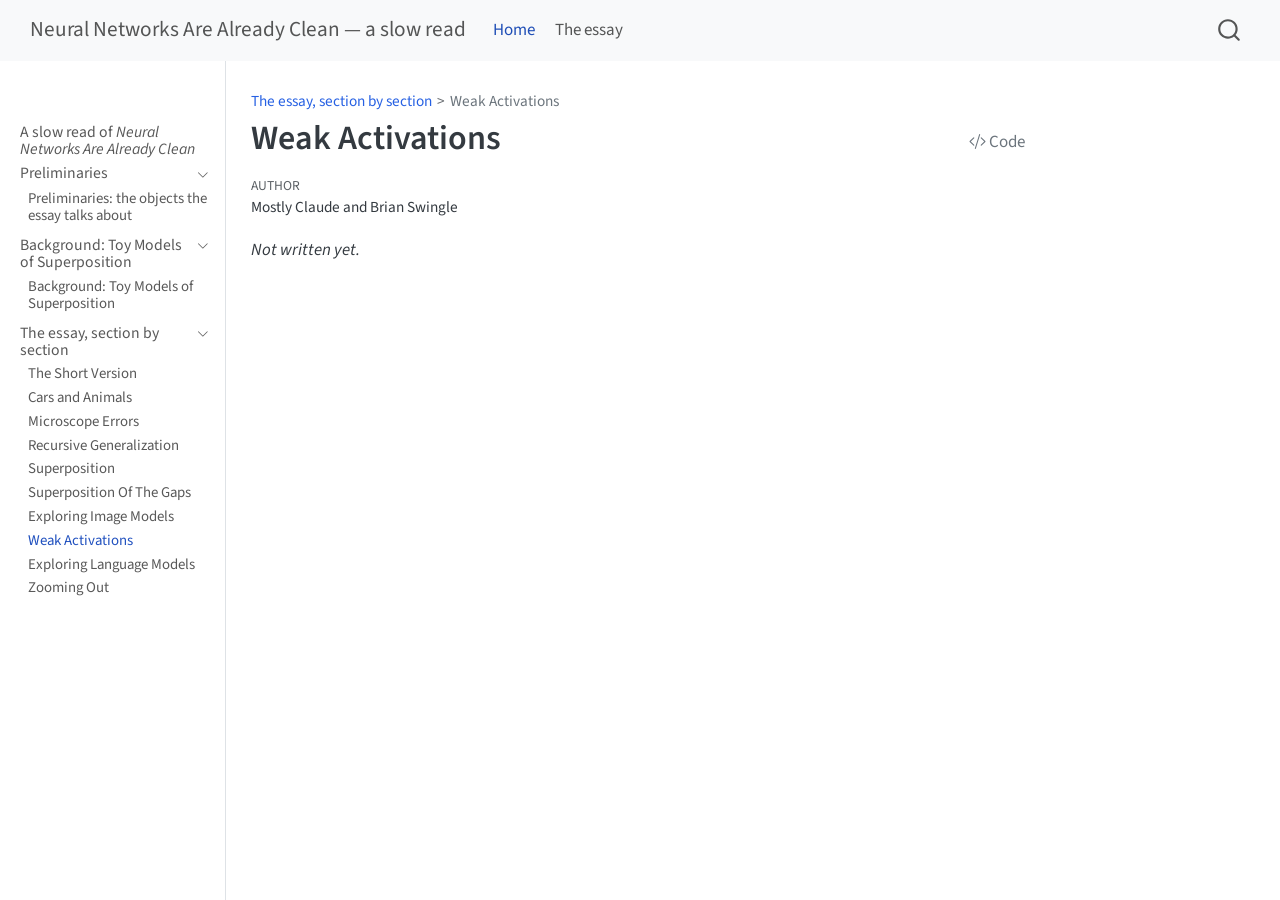
<file: 09-weak-activations/index.html>
<!DOCTYPE html>
<html xmlns="http://www.w3.org/1999/xhtml" lang="en" xml:lang="en"><head>

<meta charset="utf-8">
<meta name="generator" content="quarto-1.10.19">

<meta name="viewport" content="width=device-width, initial-scale=1.0, user-scalable=yes">

<meta name="author" content="Mostly Claude and Brian Swingle">

<title>Weak Activations – Neural Networks Are Already Clean — a slow read</title>
<style>
/* Default styles provided by pandoc.
** See https://pandoc.org/MANUAL.html#variables-for-html for config info.
*/
span.smallcaps{font-variant: small-caps;}
div.columns{display: flex; gap: 1.5em;}
div.column{flex: auto;}
@media screen {
div.columns{gap: min(4vw, 1.5em);}
div.column{overflow-x: auto;}
}
div.hanging-indent{margin-left: 1.5em; text-indent: -1.5em;}
ul.task-list{list-style: none;}
ul.task-list li input[type="checkbox"] {
  width: 0.8em;
  margin: 0 0.8em 0.2em -1em; /* quarto-specific, see https://github.com/quarto-dev/quarto-cli/issues/4556 */ 
  vertical-align: middle;
}
/* CSS for syntax highlighting */
html { -webkit-text-size-adjust: 100%; }
pre > code.sourceCode { white-space: pre; position: relative; }
pre > code.sourceCode > span { display: inline-block; line-height: 1.25; }
pre > code.sourceCode > span:empty { height: 1.2em; }
.sourceCode { overflow: visible; }
code.sourceCode > span { color: inherit; text-decoration: inherit; }
div.sourceCode { margin: 1em 0; }
pre.sourceCode { margin: 0; }
@media screen {
div.sourceCode { overflow: auto; }
}
@media print {
pre > code.sourceCode { white-space: pre-wrap; }
pre > code.sourceCode > span { text-indent: -5em; padding-left: 5em; }
}
pre.numberSource code
  { counter-reset: source-line 0; }
pre.numberSource code > span
  { position: relative; left: -4em; counter-increment: source-line; }
pre.numberSource code > span > a:first-child::before
  { content: counter(source-line);
    position: relative; left: -1em; text-align: right; vertical-align: baseline;
    border: none; display: inline-block;
    -webkit-touch-callout: none; -webkit-user-select: none;
    -khtml-user-select: none; -moz-user-select: none;
    -ms-user-select: none; user-select: none;
    padding: 0 4px; width: 4em;
  }
pre.numberSource { margin-left: 3em;  padding-left: 4px; }
div.sourceCode
  {   }
@media screen {
pre > code.sourceCode > span > a:first-child::before { text-decoration: underline; }
}
</style>


<script src="../site_libs/quarto-nav/quarto-nav.js"></script>
<script src="../site_libs/quarto-nav/headroom.min.js"></script>
<script src="../site_libs/clipboard/clipboard.min.js"></script>
<script src="../site_libs/quarto-search/autocomplete.umd.js"></script>
<script src="../site_libs/quarto-search/fuse.min.js"></script>
<script src="../site_libs/quarto-search/quarto-search.js"></script>
<meta name="quarto:offset" content="../">
<script src="../site_libs/quarto-html/quarto.js" type="module"></script>
<script src="../site_libs/quarto-html/tabsets/tabsets.js" type="module"></script>
<script src="../site_libs/quarto-html/popper.min.js"></script>
<script src="../site_libs/quarto-html/tippy.umd.min.js"></script>
<script src="../site_libs/quarto-html/anchor.min.js"></script>
<link href="../site_libs/quarto-html/tippy.css" rel="stylesheet">
<link href="../site_libs/quarto-html/quarto-syntax-highlighting-bf27225e3a48a9273f3daa8f8e829971.css" rel="stylesheet" id="quarto-text-highlighting-styles">
<script src="../site_libs/bootstrap/bootstrap.min.js"></script>
<link href="../site_libs/bootstrap/bootstrap-icons.css" rel="stylesheet">
<link href="../site_libs/bootstrap/bootstrap-27d0aecb2de0abaf2c1b0e6b7abd202f.min.css" rel="stylesheet" append-hash="true" id="quarto-bootstrap" data-mode="light">
<script id="quarto-search-options" type="application/json">{
  "location": "navbar",
  "copy-button": false,
  "collapse-after": 3,
  "panel-placement": "end",
  "type": "overlay",
  "limit": 50,
  "keyboard-shortcut": [
    "f",
    "/",
    "s"
  ],
  "show-item-context": false,
  "language": {
    "search-no-results-text": "No results",
    "search-matching-documents-text": "matching documents",
    "search-copy-link-title": "Copy link to search",
    "search-hide-matches-text": "Hide additional matches",
    "search-more-match-text": "more match in this document",
    "search-more-matches-text": "more matches in this document",
    "search-clear-button-title": "Clear",
    "search-text-placeholder": "",
    "search-detached-cancel-button-title": "Cancel",
    "search-submit-button-title": "Submit",
    "search-label": "Search"
  }
}</script>


<link rel="stylesheet" href="../custom.css">
</head>

<body class="nav-sidebar docked nav-fixed quarto-light">

<div id="quarto-search-results"></div>
  <header id="quarto-header" class="headroom fixed-top">
    <nav class="navbar navbar-expand-lg " data-bs-theme="dark">
      <div class="navbar-container container-fluid">
      <div class="navbar-brand-container mx-auto">
    <a class="navbar-brand" href="../index.html">
    <span class="navbar-title">Neural Networks Are Already Clean — a slow read</span>
    </a>
  </div>
            <div id="quarto-search" class="" title="Search"></div>
          <button class="navbar-toggler" type="button" data-bs-toggle="collapse" data-bs-target="#navbarCollapse" aria-controls="navbarCollapse" role="menu" aria-expanded="false" aria-label="Toggle navigation" onclick="if (window.quartoToggleHeadroom) { window.quartoToggleHeadroom(); }">
  <span class="navbar-toggler-icon"></span>
</button>
          <div class="collapse navbar-collapse" id="navbarCollapse">
            <ul class="navbar-nav navbar-nav-scroll me-auto">
  <li class="nav-item">
    <a class="nav-link active" href="../index.html" aria-current="page"> 
<span class="menu-text">Home</span></a>
  </li>  
  <li class="nav-item">
    <a class="nav-link" href="https://already-clean.goodfire.com/"> 
<span class="menu-text">The essay</span></a>
  </li>  
</ul>
          </div> <!-- /navcollapse -->
            <div class="quarto-navbar-tools">
</div>
      </div> <!-- /container-fluid -->
    </nav>
  <nav class="quarto-secondary-nav">
    <div class="container-fluid d-flex">
      <button type="button" class="quarto-btn-toggle btn" data-bs-toggle="collapse" role="button" data-bs-target=".quarto-sidebar-collapse-item" aria-controls="quarto-sidebar" aria-expanded="false" aria-label="Toggle sidebar navigation" onclick="if (window.quartoToggleHeadroom) { window.quartoToggleHeadroom(); }">
        <i class="bi bi-layout-text-sidebar-reverse"></i>
      </button>
        <nav class="quarto-page-breadcrumbs" aria-label="breadcrumb"><ol class="breadcrumb"><li class="breadcrumb-item"><a href="../02-the-short-version/index.html">The essay, section by section</a></li><li class="breadcrumb-item"><a href="../09-weak-activations/index.html">Weak Activations</a></li></ol></nav>
        <a class="flex-grow-1" role="navigation" data-bs-toggle="collapse" data-bs-target=".quarto-sidebar-collapse-item" aria-controls="quarto-sidebar" aria-expanded="false" aria-label="Toggle sidebar navigation" onclick="if (window.quartoToggleHeadroom) { window.quartoToggleHeadroom(); }">      
        </a>
      <button type="button" class="btn quarto-search-button" aria-label="Search" onclick="window.quartoOpenSearch();">
        <i class="bi bi-search"></i>
      </button>
    </div>
  </nav>
</header>
<!-- content -->
<div id="quarto-content" class="quarto-container page-columns page-rows-contents page-layout-article page-navbar">
<!-- sidebar -->
  <nav id="quarto-sidebar" class="sidebar collapse collapse-horizontal quarto-sidebar-collapse-item sidebar-navigation docked overflow-auto">
        <div class="mt-2 flex-shrink-0 align-items-center">
        <div class="sidebar-search">
        <div id="quarto-search" class="" title="Search"></div>
        </div>
        </div>
    <div class="sidebar-menu-container"> 
    <ul class="list-unstyled mt-1">
        <li class="sidebar-item">
  <div class="sidebar-item-container"> 
  <a href="../index.html" class="sidebar-item-text sidebar-link">
 <span class="menu-text">A slow read of <em>Neural Networks Are Already Clean</em></span></a>
  </div>
</li>
        <li class="sidebar-item sidebar-item-section">
      <div class="sidebar-item-container"> 
            <a class="sidebar-item-text sidebar-link text-start" data-bs-toggle="collapse" data-bs-target="#quarto-sidebar-section-1" role="navigation" aria-expanded="true">
 <span class="menu-text">Preliminaries</span></a>
          <a class="sidebar-item-toggle text-start" data-bs-toggle="collapse" data-bs-target="#quarto-sidebar-section-1" role="navigation" aria-expanded="true" aria-label="Toggle section">
            <i class="bi bi-chevron-right ms-2"></i>
          </a> 
      </div>
      <ul id="quarto-sidebar-section-1" class="collapse list-unstyled sidebar-section depth1 show">  
          <li class="sidebar-item">
  <div class="sidebar-item-container"> 
  <a href="../00-preliminaries/index.html" class="sidebar-item-text sidebar-link">
 <span class="menu-text">Preliminaries: the objects the essay talks about</span></a>
  </div>
</li>
      </ul>
  </li>
        <li class="sidebar-item sidebar-item-section">
      <div class="sidebar-item-container"> 
            <a class="sidebar-item-text sidebar-link text-start" data-bs-toggle="collapse" data-bs-target="#quarto-sidebar-section-2" role="navigation" aria-expanded="true">
 <span class="menu-text">Background: Toy Models of Superposition</span></a>
          <a class="sidebar-item-toggle text-start" data-bs-toggle="collapse" data-bs-target="#quarto-sidebar-section-2" role="navigation" aria-expanded="true" aria-label="Toggle section">
            <i class="bi bi-chevron-right ms-2"></i>
          </a> 
      </div>
      <ul id="quarto-sidebar-section-2" class="collapse list-unstyled sidebar-section depth1 show">  
          <li class="sidebar-item">
  <div class="sidebar-item-container"> 
  <a href="../01-toy-models-of-superposition/index.html" class="sidebar-item-text sidebar-link">
 <span class="menu-text">Background: Toy Models of Superposition</span></a>
  </div>
</li>
      </ul>
  </li>
        <li class="sidebar-item sidebar-item-section">
      <div class="sidebar-item-container"> 
            <a class="sidebar-item-text sidebar-link text-start" data-bs-toggle="collapse" data-bs-target="#quarto-sidebar-section-3" role="navigation" aria-expanded="true">
 <span class="menu-text">The essay, section by section</span></a>
          <a class="sidebar-item-toggle text-start" data-bs-toggle="collapse" data-bs-target="#quarto-sidebar-section-3" role="navigation" aria-expanded="true" aria-label="Toggle section">
            <i class="bi bi-chevron-right ms-2"></i>
          </a> 
      </div>
      <ul id="quarto-sidebar-section-3" class="collapse list-unstyled sidebar-section depth1 show">  
          <li class="sidebar-item">
  <div class="sidebar-item-container"> 
  <a href="../02-the-short-version/index.html" class="sidebar-item-text sidebar-link">
 <span class="menu-text">The Short Version</span></a>
  </div>
</li>
          <li class="sidebar-item">
  <div class="sidebar-item-container"> 
  <a href="../03-cars-and-animals/index.html" class="sidebar-item-text sidebar-link">
 <span class="menu-text">Cars and Animals</span></a>
  </div>
</li>
          <li class="sidebar-item">
  <div class="sidebar-item-container"> 
  <a href="../04-microscope-errors/index.html" class="sidebar-item-text sidebar-link">
 <span class="menu-text">Microscope Errors</span></a>
  </div>
</li>
          <li class="sidebar-item">
  <div class="sidebar-item-container"> 
  <a href="../05-recursive-generalization/index.html" class="sidebar-item-text sidebar-link">
 <span class="menu-text">Recursive Generalization</span></a>
  </div>
</li>
          <li class="sidebar-item">
  <div class="sidebar-item-container"> 
  <a href="../06-superposition/index.html" class="sidebar-item-text sidebar-link">
 <span class="menu-text">Superposition</span></a>
  </div>
</li>
          <li class="sidebar-item">
  <div class="sidebar-item-container"> 
  <a href="../07-superposition-of-the-gaps/index.html" class="sidebar-item-text sidebar-link">
 <span class="menu-text">Superposition Of The Gaps</span></a>
  </div>
</li>
          <li class="sidebar-item">
  <div class="sidebar-item-container"> 
  <a href="../08-exploring-image-models/index.html" class="sidebar-item-text sidebar-link">
 <span class="menu-text">Exploring Image Models</span></a>
  </div>
</li>
          <li class="sidebar-item">
  <div class="sidebar-item-container"> 
  <a href="../09-weak-activations/index.html" class="sidebar-item-text sidebar-link active">
 <span class="menu-text">Weak Activations</span></a>
  </div>
</li>
          <li class="sidebar-item">
  <div class="sidebar-item-container"> 
  <a href="../10-exploring-language-models/index.html" class="sidebar-item-text sidebar-link">
 <span class="menu-text">Exploring Language Models</span></a>
  </div>
</li>
          <li class="sidebar-item">
  <div class="sidebar-item-container"> 
  <a href="../11-zooming-out/index.html" class="sidebar-item-text sidebar-link">
 <span class="menu-text">Zooming Out</span></a>
  </div>
</li>
      </ul>
  </li>
    </ul>
    </div>
</nav>
<div id="quarto-sidebar-glass" class="quarto-sidebar-collapse-item" data-bs-toggle="collapse" data-bs-target=".quarto-sidebar-collapse-item"></div>
<!-- margin-sidebar -->
    <div id="quarto-margin-sidebar" class="sidebar margin-sidebar zindex-bottom">
        
    </div>
<!-- main -->
<main class="content" id="quarto-document-content">

<header id="title-block-header" class="quarto-title-block default"><nav class="quarto-page-breadcrumbs quarto-title-breadcrumbs d-none d-lg-block" aria-label="breadcrumb"><ol class="breadcrumb"><li class="breadcrumb-item"><a href="../02-the-short-version/index.html">The essay, section by section</a></li><li class="breadcrumb-item"><a href="../09-weak-activations/index.html">Weak Activations</a></li></ol></nav>
<div class="quarto-title">
<div class="quarto-title-block"><div><h1 class="title">Weak Activations</h1><button type="button" class="btn code-tools-button" id="quarto-code-tools-source"><i class="bi"></i> Code</button></div></div>
</div>



<div class="quarto-title-meta">

    <div>
    <div class="quarto-title-meta-heading">Author</div>
    <div class="quarto-title-meta-contents">
             <p>Mostly Claude and Brian Swingle </p>
          </div>
  </div>
    
  
    
  </div>
  


</header>


<p><em>Not written yet.</em></p>


<!-- -->


</main> <!-- /main -->
<script id="quarto-html-after-body" type="application/javascript">
  window.document.addEventListener("DOMContentLoaded", function (event) {
    const icon = "";
    const anchorJS = new window.AnchorJS();
    anchorJS.options = {
      placement: 'right',
      icon: icon
    };
    anchorJS.add('.anchored');
    const isCodeAnnotation = (el) => {
      for (const clz of el.classList) {
        if (clz.startsWith('code-annotation-')) {                     
          return true;
        }
      }
      return false;
    }
    const onCopySuccess = function(e) {
      // button target
      const button = e.trigger;
      // don't keep focus
      button.blur();
      // flash "checked"
      button.classList.add('code-copy-button-checked');
      var currentTitle = button.getAttribute("title");
      button.setAttribute("title", "Copied!");
      let tooltip;
      if (window.bootstrap) {
        button.setAttribute("data-bs-toggle", "tooltip");
        button.setAttribute("data-bs-placement", "left");
        button.setAttribute("data-bs-title", "Copied!");
        tooltip = new bootstrap.Tooltip(button, 
          { trigger: "manual", 
            customClass: "code-copy-button-tooltip",
            offset: [0, -8]});
        tooltip.show();    
      }
      setTimeout(function() {
        if (tooltip) {
          tooltip.hide();
          button.removeAttribute("data-bs-title");
          button.removeAttribute("data-bs-toggle");
          button.removeAttribute("data-bs-placement");
        }
        button.setAttribute("title", currentTitle);
        button.classList.remove('code-copy-button-checked');
      }, 1000);
      // clear code selection
      e.clearSelection();
    }
    const getTextToCopy = function(trigger) {
      const outerScaffold = trigger.parentElement.cloneNode(true);
      const codeEl = outerScaffold.querySelector('code');
      for (const childEl of codeEl.children) {
        if (isCodeAnnotation(childEl)) {
          childEl.remove();
        }
      }
      return codeEl.innerText;
    }
    const clipboard = new window.ClipboardJS('.code-copy-button:not([data-in-quarto-modal])', {
      text: getTextToCopy
    });
    clipboard.on('success', onCopySuccess);
    if (window.document.getElementById('quarto-embedded-source-code-modal')) {
      const clipboardModal = new window.ClipboardJS('.code-copy-button[data-in-quarto-modal]', {
        text: getTextToCopy,
        container: window.document.getElementById('quarto-embedded-source-code-modal')
      });
      clipboardModal.on('success', onCopySuccess);
    }
    const viewSource = window.document.getElementById('quarto-view-source') ||
                       window.document.getElementById('quarto-code-tools-source');
    if (viewSource) {
      const sourceUrl = viewSource.getAttribute("data-quarto-source-url");
      viewSource.addEventListener("click", function(e) {
        if (sourceUrl) {
          // rstudio viewer pane
          if (/\bcapabilities=\b/.test(window.location)) {
            window.open(sourceUrl);
          } else {
            window.location.href = sourceUrl;
          }
        } else {
          const modal = new bootstrap.Modal(document.getElementById('quarto-embedded-source-code-modal'));
          modal.show();
        }
        return false;
      });
    }
    function toggleCodeHandler(show) {
      return function(e) {
        const cellDetails = window.document.querySelectorAll(".cell details.code-fold");
        for (let i=0; i<cellDetails.length; i++) {
          const details = cellDetails[i];
          if (show) {
            details.open = true;
          } else {
            details.removeAttribute("open");
          }
        }
        const cellCodeDivs = window.document.querySelectorAll(".cell div.sourceCode.cell-code");
        const fromCls = show ? "hidden" : "unhidden";
        const toCls = show ? "unhidden" : "hidden";
        for (let i=0; i<cellCodeDivs.length; i++) {
          const codeDiv = cellCodeDivs[i];
          if (codeDiv.classList.contains(fromCls)) {
            codeDiv.classList.remove(fromCls);
            codeDiv.classList.add(toCls);
          } 
        }
        return false;
      }
    }
    const hideAllCode = window.document.getElementById("quarto-hide-all-code");
    if (hideAllCode) {
      hideAllCode.addEventListener("click", toggleCodeHandler(false));
    }
    const showAllCode = window.document.getElementById("quarto-show-all-code");
    if (showAllCode) {
      showAllCode.addEventListener("click", toggleCodeHandler(true));
    }
      var localhostRegex = new RegExp(/^(?:http|https):\/\/localhost\:?[0-9]*\//);
      var mailtoRegex = new RegExp(/^mailto:/);
        var filterRegex = new RegExp('/' + window.location.host + '/');
      var isInternal = (href) => {
          return filterRegex.test(href) || localhostRegex.test(href) || mailtoRegex.test(href);
      }
      // Inspect non-navigation links and adorn them if external
     var links = window.document.querySelectorAll('a[href]:not(.nav-link):not(.navbar-brand):not(.toc-action):not(.sidebar-link):not(.sidebar-item-toggle):not(.pagination-link):not(.no-external):not([aria-hidden]):not(.dropdown-item):not(.quarto-navigation-tool):not(.about-link)');
      for (var i=0; i<links.length; i++) {
        const link = links[i];
        if (!isInternal(link.href)) {
          // undo the damage that might have been done by quarto-nav.js in the case of
          // links that we want to consider external
          if (link.dataset.originalHref !== undefined) {
            link.href = link.dataset.originalHref;
          }
        }
      }
    function tippyHover(el, contentFn, onTriggerFn, onUntriggerFn) {
      const config = {
        allowHTML: true,
        maxWidth: 500,
        delay: 100,
        arrow: false,
        appendTo: function(el) {
            return el.parentElement;
        },
        interactive: true,
        interactiveBorder: 10,
        theme: 'quarto',
        placement: 'bottom-start',
      };
      if (contentFn) {
        config.content = contentFn;
      }
      if (onTriggerFn) {
        config.onTrigger = onTriggerFn;
      }
      if (onUntriggerFn) {
        config.onUntrigger = onUntriggerFn;
      }
      window.tippy(el, config); 
    }
    const noterefs = window.document.querySelectorAll('a[role="doc-noteref"]');
    for (var i=0; i<noterefs.length; i++) {
      const ref = noterefs[i];
      tippyHover(ref, function() {
        // use id or data attribute instead here
        let href = ref.getAttribute('data-footnote-href') || ref.getAttribute('href');
        try { href = new URL(href).hash; } catch {}
        const id = href.replace(/^#\/?/, "");
        const note = window.document.getElementById(id);
        if (note) {
          return note.innerHTML;
        } else {
          return "";
        }
      });
    }
    const xrefs = window.document.querySelectorAll('a.quarto-xref');
    const processXRef = (id, note) => {
      // Strip column container classes
      const stripColumnClz = (el) => {
        el.classList.remove("page-full", "page-columns");
        if (el.children) {
          for (const child of el.children) {
            stripColumnClz(child);
          }
        }
      }
      stripColumnClz(note)
      if (id === null || id.startsWith('sec-')) {
        // Special case sections, only their first couple elements
        const container = document.createElement("div");
        if (note.children && note.children.length > 2) {
          container.appendChild(note.children[0].cloneNode(true));
          for (let i = 1; i < note.children.length; i++) {
            const child = note.children[i];
            if (child.tagName === "P" && child.innerText === "") {
              continue;
            } else {
              container.appendChild(child.cloneNode(true));
              break;
            }
          }
          if (window.Quarto?.typesetMath) {
            window.Quarto.typesetMath(container);
          }
          return container.innerHTML
        } else {
          if (window.Quarto?.typesetMath) {
            window.Quarto.typesetMath(note);
          }
          return note.innerHTML;
        }
      } else {
        // Remove any anchor links if they are present
        const anchorLink = note.querySelector('a.anchorjs-link');
        if (anchorLink) {
          anchorLink.remove();
        }
        if (window.Quarto?.typesetMath) {
          window.Quarto.typesetMath(note);
        }
        if (note.classList.contains("callout")) {
          return note.outerHTML;
        } else {
          return note.innerHTML;
        }
      }
    }
    for (var i=0; i<xrefs.length; i++) {
      const xref = xrefs[i];
      tippyHover(xref, undefined, function(instance) {
        instance.disable();
        let url = xref.getAttribute('href');
        let hash = undefined; 
        if (url.startsWith('#')) {
          hash = url;
        } else {
          try { hash = new URL(url).hash; } catch {}
        }
        if (hash) {
          const id = hash.replace(/^#\/?/, "");
          const note = window.document.getElementById(id);
          if (note !== null) {
            try {
              const html = processXRef(id, note.cloneNode(true));
              instance.setContent(html);
            } finally {
              instance.enable();
              instance.show();
            }
          } else {
            // See if we can fetch this
            fetch(url.split('#')[0])
            .then(res => res.text())
            .then(html => {
              const parser = new DOMParser();
              const htmlDoc = parser.parseFromString(html, "text/html");
              const note = htmlDoc.getElementById(id);
              if (note !== null) {
                const html = processXRef(id, note);
                instance.setContent(html);
              } 
            }).finally(() => {
              instance.enable();
              instance.show();
            });
          }
        } else {
          // See if we can fetch a full url (with no hash to target)
          // This is a special case and we should probably do some content thinning / targeting
          fetch(url)
          .then(res => res.text())
          .then(html => {
            const parser = new DOMParser();
            const htmlDoc = parser.parseFromString(html, "text/html");
            const note = htmlDoc.querySelector('main.content');
            if (note !== null) {
              // This should only happen for chapter cross references
              // (since there is no id in the URL)
              // remove the first header
              if (note.children.length > 0 && note.children[0].tagName === "HEADER") {
                note.children[0].remove();
              }
              const html = processXRef(null, note);
              instance.setContent(html);
            } 
          }).finally(() => {
            instance.enable();
            instance.show();
          });
        }
      }, function(instance) {
      });
    }
        let selectedAnnoteEl;
        const selectorForAnnotation = ( cell, annotation) => {
          let cellAttr = 'data-code-cell="' + cell + '"';
          let lineAttr = 'data-code-annotation="' +  annotation + '"';
          const selector = 'span[' + cellAttr + '][' + lineAttr + ']';
          return selector;
        }
        const selectCodeLines = (annoteEl) => {
          const doc = window.document;
          const targetCell = annoteEl.getAttribute("data-target-cell");
          const targetAnnotation = annoteEl.getAttribute("data-target-annotation");
          const annoteSpan = window.document.querySelector(selectorForAnnotation(targetCell, targetAnnotation));
          const lines = annoteSpan.getAttribute("data-code-lines").split(",");
          const lineIds = lines.map((line) => {
            return targetCell + "-" + line;
          })
          let top = null;
          let height = null;
          let parent = null;
          if (lineIds.length > 0) {
              //compute the position of the single el (top and bottom and make a div)
              const el = window.document.getElementById(lineIds[0]);
              top = el.offsetTop;
              height = el.offsetHeight;
              parent = el.parentElement.parentElement;
            if (lineIds.length > 1) {
              const lastEl = window.document.getElementById(lineIds[lineIds.length - 1]);
              const bottom = lastEl.offsetTop + lastEl.offsetHeight;
              height = bottom - top;
            }
            if (top !== null && height !== null && parent !== null) {
              // cook up a div (if necessary) and position it 
              let div = window.document.getElementById("code-annotation-line-highlight");
              if (div === null) {
                div = window.document.createElement("div");
                div.setAttribute("id", "code-annotation-line-highlight");
                div.style.position = 'absolute';
                parent.appendChild(div);
              }
              div.style.top = top - 2 + "px";
              div.style.height = height + 4 + "px";
              div.style.left = 0;
              let gutterDiv = window.document.getElementById("code-annotation-line-highlight-gutter");
              if (gutterDiv === null) {
                gutterDiv = window.document.createElement("div");
                gutterDiv.setAttribute("id", "code-annotation-line-highlight-gutter");
                gutterDiv.style.position = 'absolute';
                const codeCell = window.document.getElementById(targetCell);
                const gutter = codeCell.querySelector('.code-annotation-gutter');
                gutter.appendChild(gutterDiv);
              }
              gutterDiv.style.top = top - 2 + "px";
              gutterDiv.style.height = height + 4 + "px";
            }
            selectedAnnoteEl = annoteEl;
          }
        };
        const unselectCodeLines = () => {
          const elementsIds = ["code-annotation-line-highlight", "code-annotation-line-highlight-gutter"];
          elementsIds.forEach((elId) => {
            const div = window.document.getElementById(elId);
            if (div) {
              div.remove();
            }
          });
          selectedAnnoteEl = undefined;
        };
          // Handle positioning of the toggle
      window.addEventListener(
        "resize",
        throttle(() => {
          elRect = undefined;
          if (selectedAnnoteEl) {
            selectCodeLines(selectedAnnoteEl);
          }
        }, 10)
      );
      function throttle(fn, ms) {
      let throttle = false;
      let timer;
        return (...args) => {
          if(!throttle) { // first call gets through
              fn.apply(this, args);
              throttle = true;
          } else { // all the others get throttled
              if(timer) clearTimeout(timer); // cancel #2
              timer = setTimeout(() => {
                fn.apply(this, args);
                timer = throttle = false;
              }, ms);
          }
        };
      }
        // Attach click handler to the DT
        const annoteDls = window.document.querySelectorAll('dt[data-target-cell]');
        for (const annoteDlNode of annoteDls) {
          annoteDlNode.addEventListener('click', (event) => {
            const clickedEl = event.target;
            if (clickedEl !== selectedAnnoteEl) {
              unselectCodeLines();
              const activeEl = window.document.querySelector('dt[data-target-cell].code-annotation-active');
              if (activeEl) {
                activeEl.classList.remove('code-annotation-active');
              }
              selectCodeLines(clickedEl);
              clickedEl.classList.add('code-annotation-active');
            } else {
              // Unselect the line
              unselectCodeLines();
              clickedEl.classList.remove('code-annotation-active');
            }
          });
        }
    const findCites = (el) => {
      const parentEl = el.parentElement;
      if (parentEl) {
        const cites = parentEl.dataset.cites;
        if (cites) {
          return {
            el,
            cites: cites.split(' ')
          };
        } else {
          return findCites(el.parentElement)
        }
      } else {
        return undefined;
      }
    };
    var bibliorefs = window.document.querySelectorAll('a[role="doc-biblioref"]');
    for (var i=0; i<bibliorefs.length; i++) {
      const ref = bibliorefs[i];
      const citeInfo = findCites(ref);
      if (citeInfo) {
        tippyHover(citeInfo.el, function() {
          var popup = window.document.createElement('div');
          citeInfo.cites.forEach(function(cite) {
            var citeDiv = window.document.createElement('div');
            citeDiv.classList.add('hanging-indent');
            citeDiv.classList.add('csl-entry');
            var biblioDiv = window.document.getElementById('ref-' + cite);
            if (biblioDiv) {
              citeDiv.innerHTML = biblioDiv.innerHTML;
            }
            popup.appendChild(citeDiv);
          });
          return popup.innerHTML;
        });
      }
    }
  });
  </script><div class="modal fade" id="quarto-embedded-source-code-modal" tabindex="-1" aria-labelledby="quarto-embedded-source-code-modal-label" aria-hidden="true"><div class="modal-dialog modal-dialog-scrollable"><div class="modal-content"><div class="modal-header"><h5 class="modal-title" id="quarto-embedded-source-code-modal-label">Source Code</h5><button class="btn-close" data-bs-dismiss="modal"></button></div><div class="modal-body"><div class="">
<div class="code-copy-outer-scaffold"><div class="sourceCode" id="cb1" data-shortcodes="false"><pre class="sourceCode markdown code-with-copy"><code class="sourceCode markdown"><span id="cb1-1"><a href="#cb1-1" aria-hidden="true" tabindex="-1"></a><span class="co">---</span></span>
<span id="cb1-2"><a href="#cb1-2" aria-hidden="true" tabindex="-1"></a><span class="an">title:</span><span class="co"> "Weak Activations"</span></span>
<span id="cb1-3"><a href="#cb1-3" aria-hidden="true" tabindex="-1"></a><span class="co">---</span></span>
<span id="cb1-4"><a href="#cb1-4" aria-hidden="true" tabindex="-1"></a></span>
<span id="cb1-5"><a href="#cb1-5" aria-hidden="true" tabindex="-1"></a>*Not written yet.*</span></code></pre></div><button title="Copy to Clipboard" class="code-copy-button" data-in-quarto-modal=""><i class="bi"></i></button></div>
</div></div></div></div></div>
</div> <!-- /content -->




</body></html>
</file>
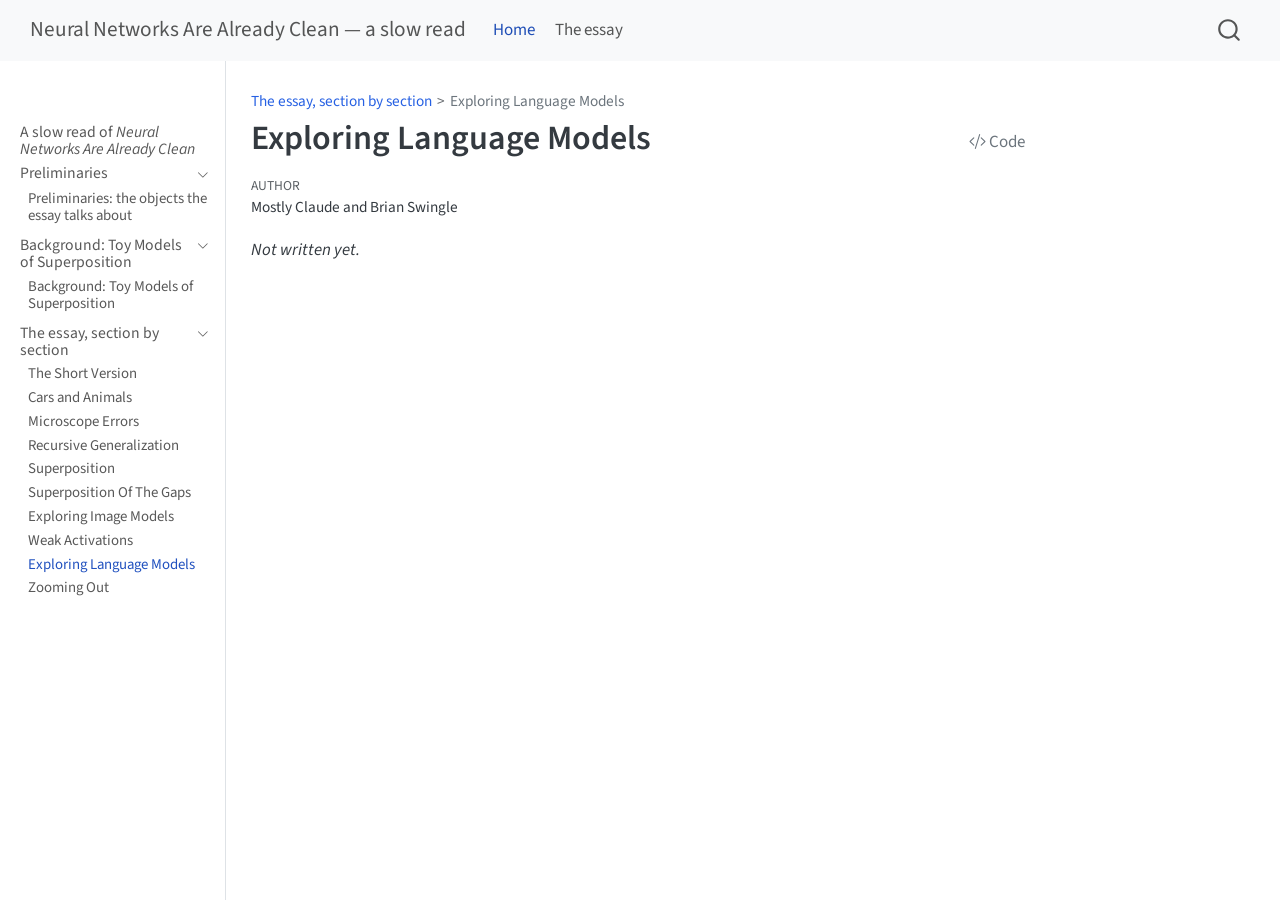
<file: 10-exploring-language-models/index.html>
<!DOCTYPE html>
<html xmlns="http://www.w3.org/1999/xhtml" lang="en" xml:lang="en"><head>

<meta charset="utf-8">
<meta name="generator" content="quarto-1.10.19">

<meta name="viewport" content="width=device-width, initial-scale=1.0, user-scalable=yes">

<meta name="author" content="Mostly Claude and Brian Swingle">

<title>Exploring Language Models – Neural Networks Are Already Clean — a slow read</title>
<style>
/* Default styles provided by pandoc.
** See https://pandoc.org/MANUAL.html#variables-for-html for config info.
*/
span.smallcaps{font-variant: small-caps;}
div.columns{display: flex; gap: 1.5em;}
div.column{flex: auto;}
@media screen {
div.columns{gap: min(4vw, 1.5em);}
div.column{overflow-x: auto;}
}
div.hanging-indent{margin-left: 1.5em; text-indent: -1.5em;}
ul.task-list{list-style: none;}
ul.task-list li input[type="checkbox"] {
  width: 0.8em;
  margin: 0 0.8em 0.2em -1em; /* quarto-specific, see https://github.com/quarto-dev/quarto-cli/issues/4556 */ 
  vertical-align: middle;
}
/* CSS for syntax highlighting */
html { -webkit-text-size-adjust: 100%; }
pre > code.sourceCode { white-space: pre; position: relative; }
pre > code.sourceCode > span { display: inline-block; line-height: 1.25; }
pre > code.sourceCode > span:empty { height: 1.2em; }
.sourceCode { overflow: visible; }
code.sourceCode > span { color: inherit; text-decoration: inherit; }
div.sourceCode { margin: 1em 0; }
pre.sourceCode { margin: 0; }
@media screen {
div.sourceCode { overflow: auto; }
}
@media print {
pre > code.sourceCode { white-space: pre-wrap; }
pre > code.sourceCode > span { text-indent: -5em; padding-left: 5em; }
}
pre.numberSource code
  { counter-reset: source-line 0; }
pre.numberSource code > span
  { position: relative; left: -4em; counter-increment: source-line; }
pre.numberSource code > span > a:first-child::before
  { content: counter(source-line);
    position: relative; left: -1em; text-align: right; vertical-align: baseline;
    border: none; display: inline-block;
    -webkit-touch-callout: none; -webkit-user-select: none;
    -khtml-user-select: none; -moz-user-select: none;
    -ms-user-select: none; user-select: none;
    padding: 0 4px; width: 4em;
  }
pre.numberSource { margin-left: 3em;  padding-left: 4px; }
div.sourceCode
  {   }
@media screen {
pre > code.sourceCode > span > a:first-child::before { text-decoration: underline; }
}
</style>


<script src="../site_libs/quarto-nav/quarto-nav.js"></script>
<script src="../site_libs/quarto-nav/headroom.min.js"></script>
<script src="../site_libs/clipboard/clipboard.min.js"></script>
<script src="../site_libs/quarto-search/autocomplete.umd.js"></script>
<script src="../site_libs/quarto-search/fuse.min.js"></script>
<script src="../site_libs/quarto-search/quarto-search.js"></script>
<meta name="quarto:offset" content="../">
<script src="../site_libs/quarto-html/quarto.js" type="module"></script>
<script src="../site_libs/quarto-html/tabsets/tabsets.js" type="module"></script>
<script src="../site_libs/quarto-html/popper.min.js"></script>
<script src="../site_libs/quarto-html/tippy.umd.min.js"></script>
<script src="../site_libs/quarto-html/anchor.min.js"></script>
<link href="../site_libs/quarto-html/tippy.css" rel="stylesheet">
<link href="../site_libs/quarto-html/quarto-syntax-highlighting-bf27225e3a48a9273f3daa8f8e829971.css" rel="stylesheet" id="quarto-text-highlighting-styles">
<script src="../site_libs/bootstrap/bootstrap.min.js"></script>
<link href="../site_libs/bootstrap/bootstrap-icons.css" rel="stylesheet">
<link href="../site_libs/bootstrap/bootstrap-27d0aecb2de0abaf2c1b0e6b7abd202f.min.css" rel="stylesheet" append-hash="true" id="quarto-bootstrap" data-mode="light">
<script id="quarto-search-options" type="application/json">{
  "location": "navbar",
  "copy-button": false,
  "collapse-after": 3,
  "panel-placement": "end",
  "type": "overlay",
  "limit": 50,
  "keyboard-shortcut": [
    "f",
    "/",
    "s"
  ],
  "show-item-context": false,
  "language": {
    "search-no-results-text": "No results",
    "search-matching-documents-text": "matching documents",
    "search-copy-link-title": "Copy link to search",
    "search-hide-matches-text": "Hide additional matches",
    "search-more-match-text": "more match in this document",
    "search-more-matches-text": "more matches in this document",
    "search-clear-button-title": "Clear",
    "search-text-placeholder": "",
    "search-detached-cancel-button-title": "Cancel",
    "search-submit-button-title": "Submit",
    "search-label": "Search"
  }
}</script>


<link rel="stylesheet" href="../custom.css">
</head>

<body class="nav-sidebar docked nav-fixed quarto-light">

<div id="quarto-search-results"></div>
  <header id="quarto-header" class="headroom fixed-top">
    <nav class="navbar navbar-expand-lg " data-bs-theme="dark">
      <div class="navbar-container container-fluid">
      <div class="navbar-brand-container mx-auto">
    <a class="navbar-brand" href="../index.html">
    <span class="navbar-title">Neural Networks Are Already Clean — a slow read</span>
    </a>
  </div>
            <div id="quarto-search" class="" title="Search"></div>
          <button class="navbar-toggler" type="button" data-bs-toggle="collapse" data-bs-target="#navbarCollapse" aria-controls="navbarCollapse" role="menu" aria-expanded="false" aria-label="Toggle navigation" onclick="if (window.quartoToggleHeadroom) { window.quartoToggleHeadroom(); }">
  <span class="navbar-toggler-icon"></span>
</button>
          <div class="collapse navbar-collapse" id="navbarCollapse">
            <ul class="navbar-nav navbar-nav-scroll me-auto">
  <li class="nav-item">
    <a class="nav-link active" href="../index.html" aria-current="page"> 
<span class="menu-text">Home</span></a>
  </li>  
  <li class="nav-item">
    <a class="nav-link" href="https://already-clean.goodfire.com/"> 
<span class="menu-text">The essay</span></a>
  </li>  
</ul>
          </div> <!-- /navcollapse -->
            <div class="quarto-navbar-tools">
</div>
      </div> <!-- /container-fluid -->
    </nav>
  <nav class="quarto-secondary-nav">
    <div class="container-fluid d-flex">
      <button type="button" class="quarto-btn-toggle btn" data-bs-toggle="collapse" role="button" data-bs-target=".quarto-sidebar-collapse-item" aria-controls="quarto-sidebar" aria-expanded="false" aria-label="Toggle sidebar navigation" onclick="if (window.quartoToggleHeadroom) { window.quartoToggleHeadroom(); }">
        <i class="bi bi-layout-text-sidebar-reverse"></i>
      </button>
        <nav class="quarto-page-breadcrumbs" aria-label="breadcrumb"><ol class="breadcrumb"><li class="breadcrumb-item"><a href="../02-the-short-version/index.html">The essay, section by section</a></li><li class="breadcrumb-item"><a href="../10-exploring-language-models/index.html">Exploring Language Models</a></li></ol></nav>
        <a class="flex-grow-1" role="navigation" data-bs-toggle="collapse" data-bs-target=".quarto-sidebar-collapse-item" aria-controls="quarto-sidebar" aria-expanded="false" aria-label="Toggle sidebar navigation" onclick="if (window.quartoToggleHeadroom) { window.quartoToggleHeadroom(); }">      
        </a>
      <button type="button" class="btn quarto-search-button" aria-label="Search" onclick="window.quartoOpenSearch();">
        <i class="bi bi-search"></i>
      </button>
    </div>
  </nav>
</header>
<!-- content -->
<div id="quarto-content" class="quarto-container page-columns page-rows-contents page-layout-article page-navbar">
<!-- sidebar -->
  <nav id="quarto-sidebar" class="sidebar collapse collapse-horizontal quarto-sidebar-collapse-item sidebar-navigation docked overflow-auto">
        <div class="mt-2 flex-shrink-0 align-items-center">
        <div class="sidebar-search">
        <div id="quarto-search" class="" title="Search"></div>
        </div>
        </div>
    <div class="sidebar-menu-container"> 
    <ul class="list-unstyled mt-1">
        <li class="sidebar-item">
  <div class="sidebar-item-container"> 
  <a href="../index.html" class="sidebar-item-text sidebar-link">
 <span class="menu-text">A slow read of <em>Neural Networks Are Already Clean</em></span></a>
  </div>
</li>
        <li class="sidebar-item sidebar-item-section">
      <div class="sidebar-item-container"> 
            <a class="sidebar-item-text sidebar-link text-start" data-bs-toggle="collapse" data-bs-target="#quarto-sidebar-section-1" role="navigation" aria-expanded="true">
 <span class="menu-text">Preliminaries</span></a>
          <a class="sidebar-item-toggle text-start" data-bs-toggle="collapse" data-bs-target="#quarto-sidebar-section-1" role="navigation" aria-expanded="true" aria-label="Toggle section">
            <i class="bi bi-chevron-right ms-2"></i>
          </a> 
      </div>
      <ul id="quarto-sidebar-section-1" class="collapse list-unstyled sidebar-section depth1 show">  
          <li class="sidebar-item">
  <div class="sidebar-item-container"> 
  <a href="../00-preliminaries/index.html" class="sidebar-item-text sidebar-link">
 <span class="menu-text">Preliminaries: the objects the essay talks about</span></a>
  </div>
</li>
      </ul>
  </li>
        <li class="sidebar-item sidebar-item-section">
      <div class="sidebar-item-container"> 
            <a class="sidebar-item-text sidebar-link text-start" data-bs-toggle="collapse" data-bs-target="#quarto-sidebar-section-2" role="navigation" aria-expanded="true">
 <span class="menu-text">Background: Toy Models of Superposition</span></a>
          <a class="sidebar-item-toggle text-start" data-bs-toggle="collapse" data-bs-target="#quarto-sidebar-section-2" role="navigation" aria-expanded="true" aria-label="Toggle section">
            <i class="bi bi-chevron-right ms-2"></i>
          </a> 
      </div>
      <ul id="quarto-sidebar-section-2" class="collapse list-unstyled sidebar-section depth1 show">  
          <li class="sidebar-item">
  <div class="sidebar-item-container"> 
  <a href="../01-toy-models-of-superposition/index.html" class="sidebar-item-text sidebar-link">
 <span class="menu-text">Background: Toy Models of Superposition</span></a>
  </div>
</li>
      </ul>
  </li>
        <li class="sidebar-item sidebar-item-section">
      <div class="sidebar-item-container"> 
            <a class="sidebar-item-text sidebar-link text-start" data-bs-toggle="collapse" data-bs-target="#quarto-sidebar-section-3" role="navigation" aria-expanded="true">
 <span class="menu-text">The essay, section by section</span></a>
          <a class="sidebar-item-toggle text-start" data-bs-toggle="collapse" data-bs-target="#quarto-sidebar-section-3" role="navigation" aria-expanded="true" aria-label="Toggle section">
            <i class="bi bi-chevron-right ms-2"></i>
          </a> 
      </div>
      <ul id="quarto-sidebar-section-3" class="collapse list-unstyled sidebar-section depth1 show">  
          <li class="sidebar-item">
  <div class="sidebar-item-container"> 
  <a href="../02-the-short-version/index.html" class="sidebar-item-text sidebar-link">
 <span class="menu-text">The Short Version</span></a>
  </div>
</li>
          <li class="sidebar-item">
  <div class="sidebar-item-container"> 
  <a href="../03-cars-and-animals/index.html" class="sidebar-item-text sidebar-link">
 <span class="menu-text">Cars and Animals</span></a>
  </div>
</li>
          <li class="sidebar-item">
  <div class="sidebar-item-container"> 
  <a href="../04-microscope-errors/index.html" class="sidebar-item-text sidebar-link">
 <span class="menu-text">Microscope Errors</span></a>
  </div>
</li>
          <li class="sidebar-item">
  <div class="sidebar-item-container"> 
  <a href="../05-recursive-generalization/index.html" class="sidebar-item-text sidebar-link">
 <span class="menu-text">Recursive Generalization</span></a>
  </div>
</li>
          <li class="sidebar-item">
  <div class="sidebar-item-container"> 
  <a href="../06-superposition/index.html" class="sidebar-item-text sidebar-link">
 <span class="menu-text">Superposition</span></a>
  </div>
</li>
          <li class="sidebar-item">
  <div class="sidebar-item-container"> 
  <a href="../07-superposition-of-the-gaps/index.html" class="sidebar-item-text sidebar-link">
 <span class="menu-text">Superposition Of The Gaps</span></a>
  </div>
</li>
          <li class="sidebar-item">
  <div class="sidebar-item-container"> 
  <a href="../08-exploring-image-models/index.html" class="sidebar-item-text sidebar-link">
 <span class="menu-text">Exploring Image Models</span></a>
  </div>
</li>
          <li class="sidebar-item">
  <div class="sidebar-item-container"> 
  <a href="../09-weak-activations/index.html" class="sidebar-item-text sidebar-link">
 <span class="menu-text">Weak Activations</span></a>
  </div>
</li>
          <li class="sidebar-item">
  <div class="sidebar-item-container"> 
  <a href="../10-exploring-language-models/index.html" class="sidebar-item-text sidebar-link active">
 <span class="menu-text">Exploring Language Models</span></a>
  </div>
</li>
          <li class="sidebar-item">
  <div class="sidebar-item-container"> 
  <a href="../11-zooming-out/index.html" class="sidebar-item-text sidebar-link">
 <span class="menu-text">Zooming Out</span></a>
  </div>
</li>
      </ul>
  </li>
    </ul>
    </div>
</nav>
<div id="quarto-sidebar-glass" class="quarto-sidebar-collapse-item" data-bs-toggle="collapse" data-bs-target=".quarto-sidebar-collapse-item"></div>
<!-- margin-sidebar -->
    <div id="quarto-margin-sidebar" class="sidebar margin-sidebar zindex-bottom">
        
    </div>
<!-- main -->
<main class="content" id="quarto-document-content">

<header id="title-block-header" class="quarto-title-block default"><nav class="quarto-page-breadcrumbs quarto-title-breadcrumbs d-none d-lg-block" aria-label="breadcrumb"><ol class="breadcrumb"><li class="breadcrumb-item"><a href="../02-the-short-version/index.html">The essay, section by section</a></li><li class="breadcrumb-item"><a href="../10-exploring-language-models/index.html">Exploring Language Models</a></li></ol></nav>
<div class="quarto-title">
<div class="quarto-title-block"><div><h1 class="title">Exploring Language Models</h1><button type="button" class="btn code-tools-button" id="quarto-code-tools-source"><i class="bi"></i> Code</button></div></div>
</div>



<div class="quarto-title-meta">

    <div>
    <div class="quarto-title-meta-heading">Author</div>
    <div class="quarto-title-meta-contents">
             <p>Mostly Claude and Brian Swingle </p>
          </div>
  </div>
    
  
    
  </div>
  


</header>


<p><em>Not written yet.</em></p>


<!-- -->


</main> <!-- /main -->
<script id="quarto-html-after-body" type="application/javascript">
  window.document.addEventListener("DOMContentLoaded", function (event) {
    const icon = "";
    const anchorJS = new window.AnchorJS();
    anchorJS.options = {
      placement: 'right',
      icon: icon
    };
    anchorJS.add('.anchored');
    const isCodeAnnotation = (el) => {
      for (const clz of el.classList) {
        if (clz.startsWith('code-annotation-')) {                     
          return true;
        }
      }
      return false;
    }
    const onCopySuccess = function(e) {
      // button target
      const button = e.trigger;
      // don't keep focus
      button.blur();
      // flash "checked"
      button.classList.add('code-copy-button-checked');
      var currentTitle = button.getAttribute("title");
      button.setAttribute("title", "Copied!");
      let tooltip;
      if (window.bootstrap) {
        button.setAttribute("data-bs-toggle", "tooltip");
        button.setAttribute("data-bs-placement", "left");
        button.setAttribute("data-bs-title", "Copied!");
        tooltip = new bootstrap.Tooltip(button, 
          { trigger: "manual", 
            customClass: "code-copy-button-tooltip",
            offset: [0, -8]});
        tooltip.show();    
      }
      setTimeout(function() {
        if (tooltip) {
          tooltip.hide();
          button.removeAttribute("data-bs-title");
          button.removeAttribute("data-bs-toggle");
          button.removeAttribute("data-bs-placement");
        }
        button.setAttribute("title", currentTitle);
        button.classList.remove('code-copy-button-checked');
      }, 1000);
      // clear code selection
      e.clearSelection();
    }
    const getTextToCopy = function(trigger) {
      const outerScaffold = trigger.parentElement.cloneNode(true);
      const codeEl = outerScaffold.querySelector('code');
      for (const childEl of codeEl.children) {
        if (isCodeAnnotation(childEl)) {
          childEl.remove();
        }
      }
      return codeEl.innerText;
    }
    const clipboard = new window.ClipboardJS('.code-copy-button:not([data-in-quarto-modal])', {
      text: getTextToCopy
    });
    clipboard.on('success', onCopySuccess);
    if (window.document.getElementById('quarto-embedded-source-code-modal')) {
      const clipboardModal = new window.ClipboardJS('.code-copy-button[data-in-quarto-modal]', {
        text: getTextToCopy,
        container: window.document.getElementById('quarto-embedded-source-code-modal')
      });
      clipboardModal.on('success', onCopySuccess);
    }
    const viewSource = window.document.getElementById('quarto-view-source') ||
                       window.document.getElementById('quarto-code-tools-source');
    if (viewSource) {
      const sourceUrl = viewSource.getAttribute("data-quarto-source-url");
      viewSource.addEventListener("click", function(e) {
        if (sourceUrl) {
          // rstudio viewer pane
          if (/\bcapabilities=\b/.test(window.location)) {
            window.open(sourceUrl);
          } else {
            window.location.href = sourceUrl;
          }
        } else {
          const modal = new bootstrap.Modal(document.getElementById('quarto-embedded-source-code-modal'));
          modal.show();
        }
        return false;
      });
    }
    function toggleCodeHandler(show) {
      return function(e) {
        const cellDetails = window.document.querySelectorAll(".cell details.code-fold");
        for (let i=0; i<cellDetails.length; i++) {
          const details = cellDetails[i];
          if (show) {
            details.open = true;
          } else {
            details.removeAttribute("open");
          }
        }
        const cellCodeDivs = window.document.querySelectorAll(".cell div.sourceCode.cell-code");
        const fromCls = show ? "hidden" : "unhidden";
        const toCls = show ? "unhidden" : "hidden";
        for (let i=0; i<cellCodeDivs.length; i++) {
          const codeDiv = cellCodeDivs[i];
          if (codeDiv.classList.contains(fromCls)) {
            codeDiv.classList.remove(fromCls);
            codeDiv.classList.add(toCls);
          } 
        }
        return false;
      }
    }
    const hideAllCode = window.document.getElementById("quarto-hide-all-code");
    if (hideAllCode) {
      hideAllCode.addEventListener("click", toggleCodeHandler(false));
    }
    const showAllCode = window.document.getElementById("quarto-show-all-code");
    if (showAllCode) {
      showAllCode.addEventListener("click", toggleCodeHandler(true));
    }
      var localhostRegex = new RegExp(/^(?:http|https):\/\/localhost\:?[0-9]*\//);
      var mailtoRegex = new RegExp(/^mailto:/);
        var filterRegex = new RegExp('/' + window.location.host + '/');
      var isInternal = (href) => {
          return filterRegex.test(href) || localhostRegex.test(href) || mailtoRegex.test(href);
      }
      // Inspect non-navigation links and adorn them if external
     var links = window.document.querySelectorAll('a[href]:not(.nav-link):not(.navbar-brand):not(.toc-action):not(.sidebar-link):not(.sidebar-item-toggle):not(.pagination-link):not(.no-external):not([aria-hidden]):not(.dropdown-item):not(.quarto-navigation-tool):not(.about-link)');
      for (var i=0; i<links.length; i++) {
        const link = links[i];
        if (!isInternal(link.href)) {
          // undo the damage that might have been done by quarto-nav.js in the case of
          // links that we want to consider external
          if (link.dataset.originalHref !== undefined) {
            link.href = link.dataset.originalHref;
          }
        }
      }
    function tippyHover(el, contentFn, onTriggerFn, onUntriggerFn) {
      const config = {
        allowHTML: true,
        maxWidth: 500,
        delay: 100,
        arrow: false,
        appendTo: function(el) {
            return el.parentElement;
        },
        interactive: true,
        interactiveBorder: 10,
        theme: 'quarto',
        placement: 'bottom-start',
      };
      if (contentFn) {
        config.content = contentFn;
      }
      if (onTriggerFn) {
        config.onTrigger = onTriggerFn;
      }
      if (onUntriggerFn) {
        config.onUntrigger = onUntriggerFn;
      }
      window.tippy(el, config); 
    }
    const noterefs = window.document.querySelectorAll('a[role="doc-noteref"]');
    for (var i=0; i<noterefs.length; i++) {
      const ref = noterefs[i];
      tippyHover(ref, function() {
        // use id or data attribute instead here
        let href = ref.getAttribute('data-footnote-href') || ref.getAttribute('href');
        try { href = new URL(href).hash; } catch {}
        const id = href.replace(/^#\/?/, "");
        const note = window.document.getElementById(id);
        if (note) {
          return note.innerHTML;
        } else {
          return "";
        }
      });
    }
    const xrefs = window.document.querySelectorAll('a.quarto-xref');
    const processXRef = (id, note) => {
      // Strip column container classes
      const stripColumnClz = (el) => {
        el.classList.remove("page-full", "page-columns");
        if (el.children) {
          for (const child of el.children) {
            stripColumnClz(child);
          }
        }
      }
      stripColumnClz(note)
      if (id === null || id.startsWith('sec-')) {
        // Special case sections, only their first couple elements
        const container = document.createElement("div");
        if (note.children && note.children.length > 2) {
          container.appendChild(note.children[0].cloneNode(true));
          for (let i = 1; i < note.children.length; i++) {
            const child = note.children[i];
            if (child.tagName === "P" && child.innerText === "") {
              continue;
            } else {
              container.appendChild(child.cloneNode(true));
              break;
            }
          }
          if (window.Quarto?.typesetMath) {
            window.Quarto.typesetMath(container);
          }
          return container.innerHTML
        } else {
          if (window.Quarto?.typesetMath) {
            window.Quarto.typesetMath(note);
          }
          return note.innerHTML;
        }
      } else {
        // Remove any anchor links if they are present
        const anchorLink = note.querySelector('a.anchorjs-link');
        if (anchorLink) {
          anchorLink.remove();
        }
        if (window.Quarto?.typesetMath) {
          window.Quarto.typesetMath(note);
        }
        if (note.classList.contains("callout")) {
          return note.outerHTML;
        } else {
          return note.innerHTML;
        }
      }
    }
    for (var i=0; i<xrefs.length; i++) {
      const xref = xrefs[i];
      tippyHover(xref, undefined, function(instance) {
        instance.disable();
        let url = xref.getAttribute('href');
        let hash = undefined; 
        if (url.startsWith('#')) {
          hash = url;
        } else {
          try { hash = new URL(url).hash; } catch {}
        }
        if (hash) {
          const id = hash.replace(/^#\/?/, "");
          const note = window.document.getElementById(id);
          if (note !== null) {
            try {
              const html = processXRef(id, note.cloneNode(true));
              instance.setContent(html);
            } finally {
              instance.enable();
              instance.show();
            }
          } else {
            // See if we can fetch this
            fetch(url.split('#')[0])
            .then(res => res.text())
            .then(html => {
              const parser = new DOMParser();
              const htmlDoc = parser.parseFromString(html, "text/html");
              const note = htmlDoc.getElementById(id);
              if (note !== null) {
                const html = processXRef(id, note);
                instance.setContent(html);
              } 
            }).finally(() => {
              instance.enable();
              instance.show();
            });
          }
        } else {
          // See if we can fetch a full url (with no hash to target)
          // This is a special case and we should probably do some content thinning / targeting
          fetch(url)
          .then(res => res.text())
          .then(html => {
            const parser = new DOMParser();
            const htmlDoc = parser.parseFromString(html, "text/html");
            const note = htmlDoc.querySelector('main.content');
            if (note !== null) {
              // This should only happen for chapter cross references
              // (since there is no id in the URL)
              // remove the first header
              if (note.children.length > 0 && note.children[0].tagName === "HEADER") {
                note.children[0].remove();
              }
              const html = processXRef(null, note);
              instance.setContent(html);
            } 
          }).finally(() => {
            instance.enable();
            instance.show();
          });
        }
      }, function(instance) {
      });
    }
        let selectedAnnoteEl;
        const selectorForAnnotation = ( cell, annotation) => {
          let cellAttr = 'data-code-cell="' + cell + '"';
          let lineAttr = 'data-code-annotation="' +  annotation + '"';
          const selector = 'span[' + cellAttr + '][' + lineAttr + ']';
          return selector;
        }
        const selectCodeLines = (annoteEl) => {
          const doc = window.document;
          const targetCell = annoteEl.getAttribute("data-target-cell");
          const targetAnnotation = annoteEl.getAttribute("data-target-annotation");
          const annoteSpan = window.document.querySelector(selectorForAnnotation(targetCell, targetAnnotation));
          const lines = annoteSpan.getAttribute("data-code-lines").split(",");
          const lineIds = lines.map((line) => {
            return targetCell + "-" + line;
          })
          let top = null;
          let height = null;
          let parent = null;
          if (lineIds.length > 0) {
              //compute the position of the single el (top and bottom and make a div)
              const el = window.document.getElementById(lineIds[0]);
              top = el.offsetTop;
              height = el.offsetHeight;
              parent = el.parentElement.parentElement;
            if (lineIds.length > 1) {
              const lastEl = window.document.getElementById(lineIds[lineIds.length - 1]);
              const bottom = lastEl.offsetTop + lastEl.offsetHeight;
              height = bottom - top;
            }
            if (top !== null && height !== null && parent !== null) {
              // cook up a div (if necessary) and position it 
              let div = window.document.getElementById("code-annotation-line-highlight");
              if (div === null) {
                div = window.document.createElement("div");
                div.setAttribute("id", "code-annotation-line-highlight");
                div.style.position = 'absolute';
                parent.appendChild(div);
              }
              div.style.top = top - 2 + "px";
              div.style.height = height + 4 + "px";
              div.style.left = 0;
              let gutterDiv = window.document.getElementById("code-annotation-line-highlight-gutter");
              if (gutterDiv === null) {
                gutterDiv = window.document.createElement("div");
                gutterDiv.setAttribute("id", "code-annotation-line-highlight-gutter");
                gutterDiv.style.position = 'absolute';
                const codeCell = window.document.getElementById(targetCell);
                const gutter = codeCell.querySelector('.code-annotation-gutter');
                gutter.appendChild(gutterDiv);
              }
              gutterDiv.style.top = top - 2 + "px";
              gutterDiv.style.height = height + 4 + "px";
            }
            selectedAnnoteEl = annoteEl;
          }
        };
        const unselectCodeLines = () => {
          const elementsIds = ["code-annotation-line-highlight", "code-annotation-line-highlight-gutter"];
          elementsIds.forEach((elId) => {
            const div = window.document.getElementById(elId);
            if (div) {
              div.remove();
            }
          });
          selectedAnnoteEl = undefined;
        };
          // Handle positioning of the toggle
      window.addEventListener(
        "resize",
        throttle(() => {
          elRect = undefined;
          if (selectedAnnoteEl) {
            selectCodeLines(selectedAnnoteEl);
          }
        }, 10)
      );
      function throttle(fn, ms) {
      let throttle = false;
      let timer;
        return (...args) => {
          if(!throttle) { // first call gets through
              fn.apply(this, args);
              throttle = true;
          } else { // all the others get throttled
              if(timer) clearTimeout(timer); // cancel #2
              timer = setTimeout(() => {
                fn.apply(this, args);
                timer = throttle = false;
              }, ms);
          }
        };
      }
        // Attach click handler to the DT
        const annoteDls = window.document.querySelectorAll('dt[data-target-cell]');
        for (const annoteDlNode of annoteDls) {
          annoteDlNode.addEventListener('click', (event) => {
            const clickedEl = event.target;
            if (clickedEl !== selectedAnnoteEl) {
              unselectCodeLines();
              const activeEl = window.document.querySelector('dt[data-target-cell].code-annotation-active');
              if (activeEl) {
                activeEl.classList.remove('code-annotation-active');
              }
              selectCodeLines(clickedEl);
              clickedEl.classList.add('code-annotation-active');
            } else {
              // Unselect the line
              unselectCodeLines();
              clickedEl.classList.remove('code-annotation-active');
            }
          });
        }
    const findCites = (el) => {
      const parentEl = el.parentElement;
      if (parentEl) {
        const cites = parentEl.dataset.cites;
        if (cites) {
          return {
            el,
            cites: cites.split(' ')
          };
        } else {
          return findCites(el.parentElement)
        }
      } else {
        return undefined;
      }
    };
    var bibliorefs = window.document.querySelectorAll('a[role="doc-biblioref"]');
    for (var i=0; i<bibliorefs.length; i++) {
      const ref = bibliorefs[i];
      const citeInfo = findCites(ref);
      if (citeInfo) {
        tippyHover(citeInfo.el, function() {
          var popup = window.document.createElement('div');
          citeInfo.cites.forEach(function(cite) {
            var citeDiv = window.document.createElement('div');
            citeDiv.classList.add('hanging-indent');
            citeDiv.classList.add('csl-entry');
            var biblioDiv = window.document.getElementById('ref-' + cite);
            if (biblioDiv) {
              citeDiv.innerHTML = biblioDiv.innerHTML;
            }
            popup.appendChild(citeDiv);
          });
          return popup.innerHTML;
        });
      }
    }
  });
  </script><div class="modal fade" id="quarto-embedded-source-code-modal" tabindex="-1" aria-labelledby="quarto-embedded-source-code-modal-label" aria-hidden="true"><div class="modal-dialog modal-dialog-scrollable"><div class="modal-content"><div class="modal-header"><h5 class="modal-title" id="quarto-embedded-source-code-modal-label">Source Code</h5><button class="btn-close" data-bs-dismiss="modal"></button></div><div class="modal-body"><div class="">
<div class="code-copy-outer-scaffold"><div class="sourceCode" id="cb1" data-shortcodes="false"><pre class="sourceCode markdown code-with-copy"><code class="sourceCode markdown"><span id="cb1-1"><a href="#cb1-1" aria-hidden="true" tabindex="-1"></a><span class="co">---</span></span>
<span id="cb1-2"><a href="#cb1-2" aria-hidden="true" tabindex="-1"></a><span class="an">title:</span><span class="co"> "Exploring Language Models"</span></span>
<span id="cb1-3"><a href="#cb1-3" aria-hidden="true" tabindex="-1"></a><span class="co">---</span></span>
<span id="cb1-4"><a href="#cb1-4" aria-hidden="true" tabindex="-1"></a></span>
<span id="cb1-5"><a href="#cb1-5" aria-hidden="true" tabindex="-1"></a>*Not written yet.*</span></code></pre></div><button title="Copy to Clipboard" class="code-copy-button" data-in-quarto-modal=""><i class="bi"></i></button></div>
</div></div></div></div></div>
</div> <!-- /content -->




</body></html>
</file>
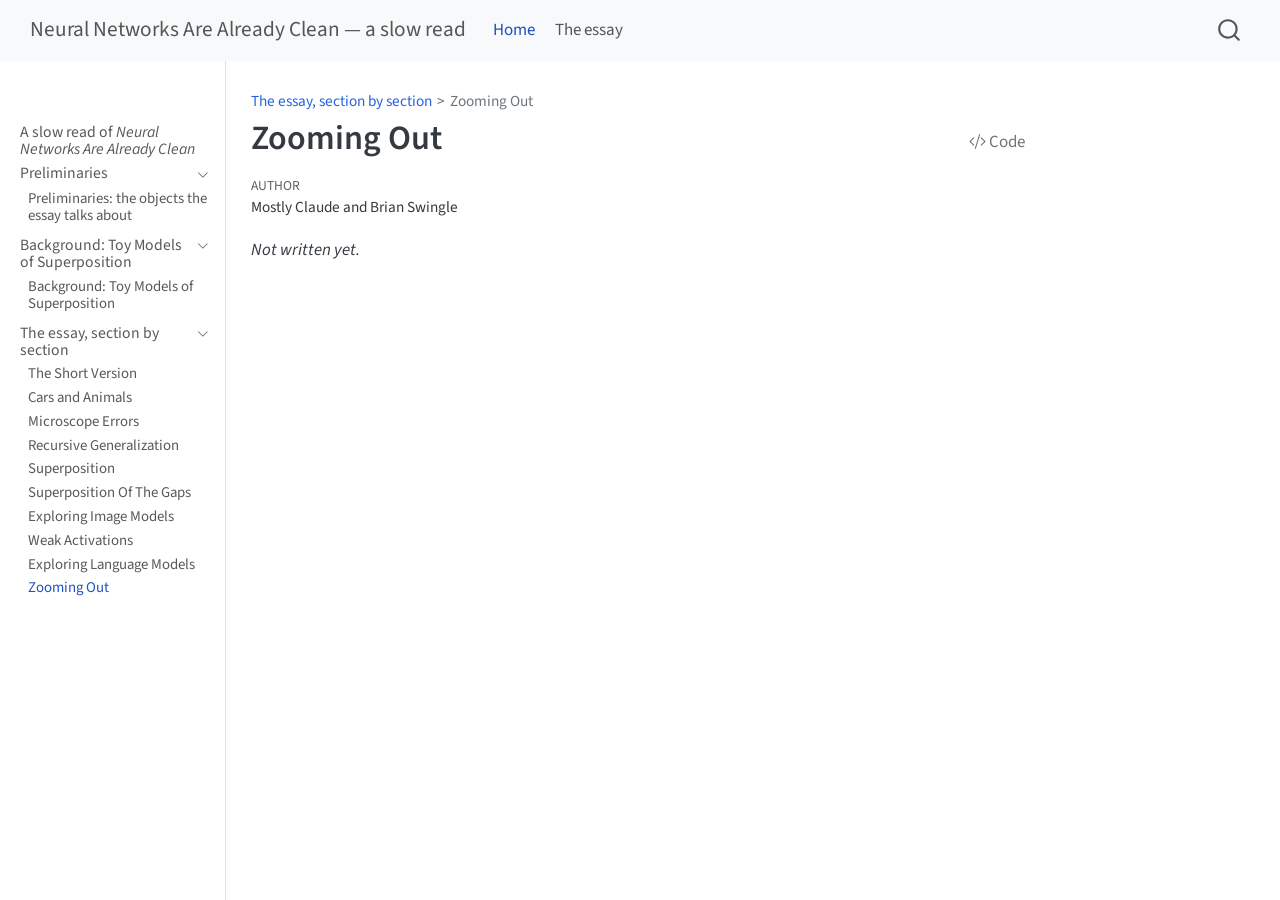
<file: 11-zooming-out/index.html>
<!DOCTYPE html>
<html xmlns="http://www.w3.org/1999/xhtml" lang="en" xml:lang="en"><head>

<meta charset="utf-8">
<meta name="generator" content="quarto-1.10.19">

<meta name="viewport" content="width=device-width, initial-scale=1.0, user-scalable=yes">

<meta name="author" content="Mostly Claude and Brian Swingle">

<title>Zooming Out – Neural Networks Are Already Clean — a slow read</title>
<style>
/* Default styles provided by pandoc.
** See https://pandoc.org/MANUAL.html#variables-for-html for config info.
*/
span.smallcaps{font-variant: small-caps;}
div.columns{display: flex; gap: 1.5em;}
div.column{flex: auto;}
@media screen {
div.columns{gap: min(4vw, 1.5em);}
div.column{overflow-x: auto;}
}
div.hanging-indent{margin-left: 1.5em; text-indent: -1.5em;}
ul.task-list{list-style: none;}
ul.task-list li input[type="checkbox"] {
  width: 0.8em;
  margin: 0 0.8em 0.2em -1em; /* quarto-specific, see https://github.com/quarto-dev/quarto-cli/issues/4556 */ 
  vertical-align: middle;
}
/* CSS for syntax highlighting */
html { -webkit-text-size-adjust: 100%; }
pre > code.sourceCode { white-space: pre; position: relative; }
pre > code.sourceCode > span { display: inline-block; line-height: 1.25; }
pre > code.sourceCode > span:empty { height: 1.2em; }
.sourceCode { overflow: visible; }
code.sourceCode > span { color: inherit; text-decoration: inherit; }
div.sourceCode { margin: 1em 0; }
pre.sourceCode { margin: 0; }
@media screen {
div.sourceCode { overflow: auto; }
}
@media print {
pre > code.sourceCode { white-space: pre-wrap; }
pre > code.sourceCode > span { text-indent: -5em; padding-left: 5em; }
}
pre.numberSource code
  { counter-reset: source-line 0; }
pre.numberSource code > span
  { position: relative; left: -4em; counter-increment: source-line; }
pre.numberSource code > span > a:first-child::before
  { content: counter(source-line);
    position: relative; left: -1em; text-align: right; vertical-align: baseline;
    border: none; display: inline-block;
    -webkit-touch-callout: none; -webkit-user-select: none;
    -khtml-user-select: none; -moz-user-select: none;
    -ms-user-select: none; user-select: none;
    padding: 0 4px; width: 4em;
  }
pre.numberSource { margin-left: 3em;  padding-left: 4px; }
div.sourceCode
  {   }
@media screen {
pre > code.sourceCode > span > a:first-child::before { text-decoration: underline; }
}
</style>


<script src="../site_libs/quarto-nav/quarto-nav.js"></script>
<script src="../site_libs/quarto-nav/headroom.min.js"></script>
<script src="../site_libs/clipboard/clipboard.min.js"></script>
<script src="../site_libs/quarto-search/autocomplete.umd.js"></script>
<script src="../site_libs/quarto-search/fuse.min.js"></script>
<script src="../site_libs/quarto-search/quarto-search.js"></script>
<meta name="quarto:offset" content="../">
<script src="../site_libs/quarto-html/quarto.js" type="module"></script>
<script src="../site_libs/quarto-html/tabsets/tabsets.js" type="module"></script>
<script src="../site_libs/quarto-html/popper.min.js"></script>
<script src="../site_libs/quarto-html/tippy.umd.min.js"></script>
<script src="../site_libs/quarto-html/anchor.min.js"></script>
<link href="../site_libs/quarto-html/tippy.css" rel="stylesheet">
<link href="../site_libs/quarto-html/quarto-syntax-highlighting-bf27225e3a48a9273f3daa8f8e829971.css" rel="stylesheet" id="quarto-text-highlighting-styles">
<script src="../site_libs/bootstrap/bootstrap.min.js"></script>
<link href="../site_libs/bootstrap/bootstrap-icons.css" rel="stylesheet">
<link href="../site_libs/bootstrap/bootstrap-27d0aecb2de0abaf2c1b0e6b7abd202f.min.css" rel="stylesheet" append-hash="true" id="quarto-bootstrap" data-mode="light">
<script id="quarto-search-options" type="application/json">{
  "location": "navbar",
  "copy-button": false,
  "collapse-after": 3,
  "panel-placement": "end",
  "type": "overlay",
  "limit": 50,
  "keyboard-shortcut": [
    "f",
    "/",
    "s"
  ],
  "show-item-context": false,
  "language": {
    "search-no-results-text": "No results",
    "search-matching-documents-text": "matching documents",
    "search-copy-link-title": "Copy link to search",
    "search-hide-matches-text": "Hide additional matches",
    "search-more-match-text": "more match in this document",
    "search-more-matches-text": "more matches in this document",
    "search-clear-button-title": "Clear",
    "search-text-placeholder": "",
    "search-detached-cancel-button-title": "Cancel",
    "search-submit-button-title": "Submit",
    "search-label": "Search"
  }
}</script>


<link rel="stylesheet" href="../custom.css">
</head>

<body class="nav-sidebar docked nav-fixed quarto-light">

<div id="quarto-search-results"></div>
  <header id="quarto-header" class="headroom fixed-top">
    <nav class="navbar navbar-expand-lg " data-bs-theme="dark">
      <div class="navbar-container container-fluid">
      <div class="navbar-brand-container mx-auto">
    <a class="navbar-brand" href="../index.html">
    <span class="navbar-title">Neural Networks Are Already Clean — a slow read</span>
    </a>
  </div>
            <div id="quarto-search" class="" title="Search"></div>
          <button class="navbar-toggler" type="button" data-bs-toggle="collapse" data-bs-target="#navbarCollapse" aria-controls="navbarCollapse" role="menu" aria-expanded="false" aria-label="Toggle navigation" onclick="if (window.quartoToggleHeadroom) { window.quartoToggleHeadroom(); }">
  <span class="navbar-toggler-icon"></span>
</button>
          <div class="collapse navbar-collapse" id="navbarCollapse">
            <ul class="navbar-nav navbar-nav-scroll me-auto">
  <li class="nav-item">
    <a class="nav-link active" href="../index.html" aria-current="page"> 
<span class="menu-text">Home</span></a>
  </li>  
  <li class="nav-item">
    <a class="nav-link" href="https://already-clean.goodfire.com/"> 
<span class="menu-text">The essay</span></a>
  </li>  
</ul>
          </div> <!-- /navcollapse -->
            <div class="quarto-navbar-tools">
</div>
      </div> <!-- /container-fluid -->
    </nav>
  <nav class="quarto-secondary-nav">
    <div class="container-fluid d-flex">
      <button type="button" class="quarto-btn-toggle btn" data-bs-toggle="collapse" role="button" data-bs-target=".quarto-sidebar-collapse-item" aria-controls="quarto-sidebar" aria-expanded="false" aria-label="Toggle sidebar navigation" onclick="if (window.quartoToggleHeadroom) { window.quartoToggleHeadroom(); }">
        <i class="bi bi-layout-text-sidebar-reverse"></i>
      </button>
        <nav class="quarto-page-breadcrumbs" aria-label="breadcrumb"><ol class="breadcrumb"><li class="breadcrumb-item"><a href="../02-the-short-version/index.html">The essay, section by section</a></li><li class="breadcrumb-item"><a href="../11-zooming-out/index.html">Zooming Out</a></li></ol></nav>
        <a class="flex-grow-1" role="navigation" data-bs-toggle="collapse" data-bs-target=".quarto-sidebar-collapse-item" aria-controls="quarto-sidebar" aria-expanded="false" aria-label="Toggle sidebar navigation" onclick="if (window.quartoToggleHeadroom) { window.quartoToggleHeadroom(); }">      
        </a>
      <button type="button" class="btn quarto-search-button" aria-label="Search" onclick="window.quartoOpenSearch();">
        <i class="bi bi-search"></i>
      </button>
    </div>
  </nav>
</header>
<!-- content -->
<div id="quarto-content" class="quarto-container page-columns page-rows-contents page-layout-article page-navbar">
<!-- sidebar -->
  <nav id="quarto-sidebar" class="sidebar collapse collapse-horizontal quarto-sidebar-collapse-item sidebar-navigation docked overflow-auto">
        <div class="mt-2 flex-shrink-0 align-items-center">
        <div class="sidebar-search">
        <div id="quarto-search" class="" title="Search"></div>
        </div>
        </div>
    <div class="sidebar-menu-container"> 
    <ul class="list-unstyled mt-1">
        <li class="sidebar-item">
  <div class="sidebar-item-container"> 
  <a href="../index.html" class="sidebar-item-text sidebar-link">
 <span class="menu-text">A slow read of <em>Neural Networks Are Already Clean</em></span></a>
  </div>
</li>
        <li class="sidebar-item sidebar-item-section">
      <div class="sidebar-item-container"> 
            <a class="sidebar-item-text sidebar-link text-start" data-bs-toggle="collapse" data-bs-target="#quarto-sidebar-section-1" role="navigation" aria-expanded="true">
 <span class="menu-text">Preliminaries</span></a>
          <a class="sidebar-item-toggle text-start" data-bs-toggle="collapse" data-bs-target="#quarto-sidebar-section-1" role="navigation" aria-expanded="true" aria-label="Toggle section">
            <i class="bi bi-chevron-right ms-2"></i>
          </a> 
      </div>
      <ul id="quarto-sidebar-section-1" class="collapse list-unstyled sidebar-section depth1 show">  
          <li class="sidebar-item">
  <div class="sidebar-item-container"> 
  <a href="../00-preliminaries/index.html" class="sidebar-item-text sidebar-link">
 <span class="menu-text">Preliminaries: the objects the essay talks about</span></a>
  </div>
</li>
      </ul>
  </li>
        <li class="sidebar-item sidebar-item-section">
      <div class="sidebar-item-container"> 
            <a class="sidebar-item-text sidebar-link text-start" data-bs-toggle="collapse" data-bs-target="#quarto-sidebar-section-2" role="navigation" aria-expanded="true">
 <span class="menu-text">Background: Toy Models of Superposition</span></a>
          <a class="sidebar-item-toggle text-start" data-bs-toggle="collapse" data-bs-target="#quarto-sidebar-section-2" role="navigation" aria-expanded="true" aria-label="Toggle section">
            <i class="bi bi-chevron-right ms-2"></i>
          </a> 
      </div>
      <ul id="quarto-sidebar-section-2" class="collapse list-unstyled sidebar-section depth1 show">  
          <li class="sidebar-item">
  <div class="sidebar-item-container"> 
  <a href="../01-toy-models-of-superposition/index.html" class="sidebar-item-text sidebar-link">
 <span class="menu-text">Background: Toy Models of Superposition</span></a>
  </div>
</li>
      </ul>
  </li>
        <li class="sidebar-item sidebar-item-section">
      <div class="sidebar-item-container"> 
            <a class="sidebar-item-text sidebar-link text-start" data-bs-toggle="collapse" data-bs-target="#quarto-sidebar-section-3" role="navigation" aria-expanded="true">
 <span class="menu-text">The essay, section by section</span></a>
          <a class="sidebar-item-toggle text-start" data-bs-toggle="collapse" data-bs-target="#quarto-sidebar-section-3" role="navigation" aria-expanded="true" aria-label="Toggle section">
            <i class="bi bi-chevron-right ms-2"></i>
          </a> 
      </div>
      <ul id="quarto-sidebar-section-3" class="collapse list-unstyled sidebar-section depth1 show">  
          <li class="sidebar-item">
  <div class="sidebar-item-container"> 
  <a href="../02-the-short-version/index.html" class="sidebar-item-text sidebar-link">
 <span class="menu-text">The Short Version</span></a>
  </div>
</li>
          <li class="sidebar-item">
  <div class="sidebar-item-container"> 
  <a href="../03-cars-and-animals/index.html" class="sidebar-item-text sidebar-link">
 <span class="menu-text">Cars and Animals</span></a>
  </div>
</li>
          <li class="sidebar-item">
  <div class="sidebar-item-container"> 
  <a href="../04-microscope-errors/index.html" class="sidebar-item-text sidebar-link">
 <span class="menu-text">Microscope Errors</span></a>
  </div>
</li>
          <li class="sidebar-item">
  <div class="sidebar-item-container"> 
  <a href="../05-recursive-generalization/index.html" class="sidebar-item-text sidebar-link">
 <span class="menu-text">Recursive Generalization</span></a>
  </div>
</li>
          <li class="sidebar-item">
  <div class="sidebar-item-container"> 
  <a href="../06-superposition/index.html" class="sidebar-item-text sidebar-link">
 <span class="menu-text">Superposition</span></a>
  </div>
</li>
          <li class="sidebar-item">
  <div class="sidebar-item-container"> 
  <a href="../07-superposition-of-the-gaps/index.html" class="sidebar-item-text sidebar-link">
 <span class="menu-text">Superposition Of The Gaps</span></a>
  </div>
</li>
          <li class="sidebar-item">
  <div class="sidebar-item-container"> 
  <a href="../08-exploring-image-models/index.html" class="sidebar-item-text sidebar-link">
 <span class="menu-text">Exploring Image Models</span></a>
  </div>
</li>
          <li class="sidebar-item">
  <div class="sidebar-item-container"> 
  <a href="../09-weak-activations/index.html" class="sidebar-item-text sidebar-link">
 <span class="menu-text">Weak Activations</span></a>
  </div>
</li>
          <li class="sidebar-item">
  <div class="sidebar-item-container"> 
  <a href="../10-exploring-language-models/index.html" class="sidebar-item-text sidebar-link">
 <span class="menu-text">Exploring Language Models</span></a>
  </div>
</li>
          <li class="sidebar-item">
  <div class="sidebar-item-container"> 
  <a href="../11-zooming-out/index.html" class="sidebar-item-text sidebar-link active">
 <span class="menu-text">Zooming Out</span></a>
  </div>
</li>
      </ul>
  </li>
    </ul>
    </div>
</nav>
<div id="quarto-sidebar-glass" class="quarto-sidebar-collapse-item" data-bs-toggle="collapse" data-bs-target=".quarto-sidebar-collapse-item"></div>
<!-- margin-sidebar -->
    <div id="quarto-margin-sidebar" class="sidebar margin-sidebar zindex-bottom">
        
    </div>
<!-- main -->
<main class="content" id="quarto-document-content">

<header id="title-block-header" class="quarto-title-block default"><nav class="quarto-page-breadcrumbs quarto-title-breadcrumbs d-none d-lg-block" aria-label="breadcrumb"><ol class="breadcrumb"><li class="breadcrumb-item"><a href="../02-the-short-version/index.html">The essay, section by section</a></li><li class="breadcrumb-item"><a href="../11-zooming-out/index.html">Zooming Out</a></li></ol></nav>
<div class="quarto-title">
<div class="quarto-title-block"><div><h1 class="title">Zooming Out</h1><button type="button" class="btn code-tools-button" id="quarto-code-tools-source"><i class="bi"></i> Code</button></div></div>
</div>



<div class="quarto-title-meta">

    <div>
    <div class="quarto-title-meta-heading">Author</div>
    <div class="quarto-title-meta-contents">
             <p>Mostly Claude and Brian Swingle </p>
          </div>
  </div>
    
  
    
  </div>
  


</header>


<p><em>Not written yet.</em></p>


<!-- -->


</main> <!-- /main -->
<script id="quarto-html-after-body" type="application/javascript">
  window.document.addEventListener("DOMContentLoaded", function (event) {
    const icon = "";
    const anchorJS = new window.AnchorJS();
    anchorJS.options = {
      placement: 'right',
      icon: icon
    };
    anchorJS.add('.anchored');
    const isCodeAnnotation = (el) => {
      for (const clz of el.classList) {
        if (clz.startsWith('code-annotation-')) {                     
          return true;
        }
      }
      return false;
    }
    const onCopySuccess = function(e) {
      // button target
      const button = e.trigger;
      // don't keep focus
      button.blur();
      // flash "checked"
      button.classList.add('code-copy-button-checked');
      var currentTitle = button.getAttribute("title");
      button.setAttribute("title", "Copied!");
      let tooltip;
      if (window.bootstrap) {
        button.setAttribute("data-bs-toggle", "tooltip");
        button.setAttribute("data-bs-placement", "left");
        button.setAttribute("data-bs-title", "Copied!");
        tooltip = new bootstrap.Tooltip(button, 
          { trigger: "manual", 
            customClass: "code-copy-button-tooltip",
            offset: [0, -8]});
        tooltip.show();    
      }
      setTimeout(function() {
        if (tooltip) {
          tooltip.hide();
          button.removeAttribute("data-bs-title");
          button.removeAttribute("data-bs-toggle");
          button.removeAttribute("data-bs-placement");
        }
        button.setAttribute("title", currentTitle);
        button.classList.remove('code-copy-button-checked');
      }, 1000);
      // clear code selection
      e.clearSelection();
    }
    const getTextToCopy = function(trigger) {
      const outerScaffold = trigger.parentElement.cloneNode(true);
      const codeEl = outerScaffold.querySelector('code');
      for (const childEl of codeEl.children) {
        if (isCodeAnnotation(childEl)) {
          childEl.remove();
        }
      }
      return codeEl.innerText;
    }
    const clipboard = new window.ClipboardJS('.code-copy-button:not([data-in-quarto-modal])', {
      text: getTextToCopy
    });
    clipboard.on('success', onCopySuccess);
    if (window.document.getElementById('quarto-embedded-source-code-modal')) {
      const clipboardModal = new window.ClipboardJS('.code-copy-button[data-in-quarto-modal]', {
        text: getTextToCopy,
        container: window.document.getElementById('quarto-embedded-source-code-modal')
      });
      clipboardModal.on('success', onCopySuccess);
    }
    const viewSource = window.document.getElementById('quarto-view-source') ||
                       window.document.getElementById('quarto-code-tools-source');
    if (viewSource) {
      const sourceUrl = viewSource.getAttribute("data-quarto-source-url");
      viewSource.addEventListener("click", function(e) {
        if (sourceUrl) {
          // rstudio viewer pane
          if (/\bcapabilities=\b/.test(window.location)) {
            window.open(sourceUrl);
          } else {
            window.location.href = sourceUrl;
          }
        } else {
          const modal = new bootstrap.Modal(document.getElementById('quarto-embedded-source-code-modal'));
          modal.show();
        }
        return false;
      });
    }
    function toggleCodeHandler(show) {
      return function(e) {
        const cellDetails = window.document.querySelectorAll(".cell details.code-fold");
        for (let i=0; i<cellDetails.length; i++) {
          const details = cellDetails[i];
          if (show) {
            details.open = true;
          } else {
            details.removeAttribute("open");
          }
        }
        const cellCodeDivs = window.document.querySelectorAll(".cell div.sourceCode.cell-code");
        const fromCls = show ? "hidden" : "unhidden";
        const toCls = show ? "unhidden" : "hidden";
        for (let i=0; i<cellCodeDivs.length; i++) {
          const codeDiv = cellCodeDivs[i];
          if (codeDiv.classList.contains(fromCls)) {
            codeDiv.classList.remove(fromCls);
            codeDiv.classList.add(toCls);
          } 
        }
        return false;
      }
    }
    const hideAllCode = window.document.getElementById("quarto-hide-all-code");
    if (hideAllCode) {
      hideAllCode.addEventListener("click", toggleCodeHandler(false));
    }
    const showAllCode = window.document.getElementById("quarto-show-all-code");
    if (showAllCode) {
      showAllCode.addEventListener("click", toggleCodeHandler(true));
    }
      var localhostRegex = new RegExp(/^(?:http|https):\/\/localhost\:?[0-9]*\//);
      var mailtoRegex = new RegExp(/^mailto:/);
        var filterRegex = new RegExp('/' + window.location.host + '/');
      var isInternal = (href) => {
          return filterRegex.test(href) || localhostRegex.test(href) || mailtoRegex.test(href);
      }
      // Inspect non-navigation links and adorn them if external
     var links = window.document.querySelectorAll('a[href]:not(.nav-link):not(.navbar-brand):not(.toc-action):not(.sidebar-link):not(.sidebar-item-toggle):not(.pagination-link):not(.no-external):not([aria-hidden]):not(.dropdown-item):not(.quarto-navigation-tool):not(.about-link)');
      for (var i=0; i<links.length; i++) {
        const link = links[i];
        if (!isInternal(link.href)) {
          // undo the damage that might have been done by quarto-nav.js in the case of
          // links that we want to consider external
          if (link.dataset.originalHref !== undefined) {
            link.href = link.dataset.originalHref;
          }
        }
      }
    function tippyHover(el, contentFn, onTriggerFn, onUntriggerFn) {
      const config = {
        allowHTML: true,
        maxWidth: 500,
        delay: 100,
        arrow: false,
        appendTo: function(el) {
            return el.parentElement;
        },
        interactive: true,
        interactiveBorder: 10,
        theme: 'quarto',
        placement: 'bottom-start',
      };
      if (contentFn) {
        config.content = contentFn;
      }
      if (onTriggerFn) {
        config.onTrigger = onTriggerFn;
      }
      if (onUntriggerFn) {
        config.onUntrigger = onUntriggerFn;
      }
      window.tippy(el, config); 
    }
    const noterefs = window.document.querySelectorAll('a[role="doc-noteref"]');
    for (var i=0; i<noterefs.length; i++) {
      const ref = noterefs[i];
      tippyHover(ref, function() {
        // use id or data attribute instead here
        let href = ref.getAttribute('data-footnote-href') || ref.getAttribute('href');
        try { href = new URL(href).hash; } catch {}
        const id = href.replace(/^#\/?/, "");
        const note = window.document.getElementById(id);
        if (note) {
          return note.innerHTML;
        } else {
          return "";
        }
      });
    }
    const xrefs = window.document.querySelectorAll('a.quarto-xref');
    const processXRef = (id, note) => {
      // Strip column container classes
      const stripColumnClz = (el) => {
        el.classList.remove("page-full", "page-columns");
        if (el.children) {
          for (const child of el.children) {
            stripColumnClz(child);
          }
        }
      }
      stripColumnClz(note)
      if (id === null || id.startsWith('sec-')) {
        // Special case sections, only their first couple elements
        const container = document.createElement("div");
        if (note.children && note.children.length > 2) {
          container.appendChild(note.children[0].cloneNode(true));
          for (let i = 1; i < note.children.length; i++) {
            const child = note.children[i];
            if (child.tagName === "P" && child.innerText === "") {
              continue;
            } else {
              container.appendChild(child.cloneNode(true));
              break;
            }
          }
          if (window.Quarto?.typesetMath) {
            window.Quarto.typesetMath(container);
          }
          return container.innerHTML
        } else {
          if (window.Quarto?.typesetMath) {
            window.Quarto.typesetMath(note);
          }
          return note.innerHTML;
        }
      } else {
        // Remove any anchor links if they are present
        const anchorLink = note.querySelector('a.anchorjs-link');
        if (anchorLink) {
          anchorLink.remove();
        }
        if (window.Quarto?.typesetMath) {
          window.Quarto.typesetMath(note);
        }
        if (note.classList.contains("callout")) {
          return note.outerHTML;
        } else {
          return note.innerHTML;
        }
      }
    }
    for (var i=0; i<xrefs.length; i++) {
      const xref = xrefs[i];
      tippyHover(xref, undefined, function(instance) {
        instance.disable();
        let url = xref.getAttribute('href');
        let hash = undefined; 
        if (url.startsWith('#')) {
          hash = url;
        } else {
          try { hash = new URL(url).hash; } catch {}
        }
        if (hash) {
          const id = hash.replace(/^#\/?/, "");
          const note = window.document.getElementById(id);
          if (note !== null) {
            try {
              const html = processXRef(id, note.cloneNode(true));
              instance.setContent(html);
            } finally {
              instance.enable();
              instance.show();
            }
          } else {
            // See if we can fetch this
            fetch(url.split('#')[0])
            .then(res => res.text())
            .then(html => {
              const parser = new DOMParser();
              const htmlDoc = parser.parseFromString(html, "text/html");
              const note = htmlDoc.getElementById(id);
              if (note !== null) {
                const html = processXRef(id, note);
                instance.setContent(html);
              } 
            }).finally(() => {
              instance.enable();
              instance.show();
            });
          }
        } else {
          // See if we can fetch a full url (with no hash to target)
          // This is a special case and we should probably do some content thinning / targeting
          fetch(url)
          .then(res => res.text())
          .then(html => {
            const parser = new DOMParser();
            const htmlDoc = parser.parseFromString(html, "text/html");
            const note = htmlDoc.querySelector('main.content');
            if (note !== null) {
              // This should only happen for chapter cross references
              // (since there is no id in the URL)
              // remove the first header
              if (note.children.length > 0 && note.children[0].tagName === "HEADER") {
                note.children[0].remove();
              }
              const html = processXRef(null, note);
              instance.setContent(html);
            } 
          }).finally(() => {
            instance.enable();
            instance.show();
          });
        }
      }, function(instance) {
      });
    }
        let selectedAnnoteEl;
        const selectorForAnnotation = ( cell, annotation) => {
          let cellAttr = 'data-code-cell="' + cell + '"';
          let lineAttr = 'data-code-annotation="' +  annotation + '"';
          const selector = 'span[' + cellAttr + '][' + lineAttr + ']';
          return selector;
        }
        const selectCodeLines = (annoteEl) => {
          const doc = window.document;
          const targetCell = annoteEl.getAttribute("data-target-cell");
          const targetAnnotation = annoteEl.getAttribute("data-target-annotation");
          const annoteSpan = window.document.querySelector(selectorForAnnotation(targetCell, targetAnnotation));
          const lines = annoteSpan.getAttribute("data-code-lines").split(",");
          const lineIds = lines.map((line) => {
            return targetCell + "-" + line;
          })
          let top = null;
          let height = null;
          let parent = null;
          if (lineIds.length > 0) {
              //compute the position of the single el (top and bottom and make a div)
              const el = window.document.getElementById(lineIds[0]);
              top = el.offsetTop;
              height = el.offsetHeight;
              parent = el.parentElement.parentElement;
            if (lineIds.length > 1) {
              const lastEl = window.document.getElementById(lineIds[lineIds.length - 1]);
              const bottom = lastEl.offsetTop + lastEl.offsetHeight;
              height = bottom - top;
            }
            if (top !== null && height !== null && parent !== null) {
              // cook up a div (if necessary) and position it 
              let div = window.document.getElementById("code-annotation-line-highlight");
              if (div === null) {
                div = window.document.createElement("div");
                div.setAttribute("id", "code-annotation-line-highlight");
                div.style.position = 'absolute';
                parent.appendChild(div);
              }
              div.style.top = top - 2 + "px";
              div.style.height = height + 4 + "px";
              div.style.left = 0;
              let gutterDiv = window.document.getElementById("code-annotation-line-highlight-gutter");
              if (gutterDiv === null) {
                gutterDiv = window.document.createElement("div");
                gutterDiv.setAttribute("id", "code-annotation-line-highlight-gutter");
                gutterDiv.style.position = 'absolute';
                const codeCell = window.document.getElementById(targetCell);
                const gutter = codeCell.querySelector('.code-annotation-gutter');
                gutter.appendChild(gutterDiv);
              }
              gutterDiv.style.top = top - 2 + "px";
              gutterDiv.style.height = height + 4 + "px";
            }
            selectedAnnoteEl = annoteEl;
          }
        };
        const unselectCodeLines = () => {
          const elementsIds = ["code-annotation-line-highlight", "code-annotation-line-highlight-gutter"];
          elementsIds.forEach((elId) => {
            const div = window.document.getElementById(elId);
            if (div) {
              div.remove();
            }
          });
          selectedAnnoteEl = undefined;
        };
          // Handle positioning of the toggle
      window.addEventListener(
        "resize",
        throttle(() => {
          elRect = undefined;
          if (selectedAnnoteEl) {
            selectCodeLines(selectedAnnoteEl);
          }
        }, 10)
      );
      function throttle(fn, ms) {
      let throttle = false;
      let timer;
        return (...args) => {
          if(!throttle) { // first call gets through
              fn.apply(this, args);
              throttle = true;
          } else { // all the others get throttled
              if(timer) clearTimeout(timer); // cancel #2
              timer = setTimeout(() => {
                fn.apply(this, args);
                timer = throttle = false;
              }, ms);
          }
        };
      }
        // Attach click handler to the DT
        const annoteDls = window.document.querySelectorAll('dt[data-target-cell]');
        for (const annoteDlNode of annoteDls) {
          annoteDlNode.addEventListener('click', (event) => {
            const clickedEl = event.target;
            if (clickedEl !== selectedAnnoteEl) {
              unselectCodeLines();
              const activeEl = window.document.querySelector('dt[data-target-cell].code-annotation-active');
              if (activeEl) {
                activeEl.classList.remove('code-annotation-active');
              }
              selectCodeLines(clickedEl);
              clickedEl.classList.add('code-annotation-active');
            } else {
              // Unselect the line
              unselectCodeLines();
              clickedEl.classList.remove('code-annotation-active');
            }
          });
        }
    const findCites = (el) => {
      const parentEl = el.parentElement;
      if (parentEl) {
        const cites = parentEl.dataset.cites;
        if (cites) {
          return {
            el,
            cites: cites.split(' ')
          };
        } else {
          return findCites(el.parentElement)
        }
      } else {
        return undefined;
      }
    };
    var bibliorefs = window.document.querySelectorAll('a[role="doc-biblioref"]');
    for (var i=0; i<bibliorefs.length; i++) {
      const ref = bibliorefs[i];
      const citeInfo = findCites(ref);
      if (citeInfo) {
        tippyHover(citeInfo.el, function() {
          var popup = window.document.createElement('div');
          citeInfo.cites.forEach(function(cite) {
            var citeDiv = window.document.createElement('div');
            citeDiv.classList.add('hanging-indent');
            citeDiv.classList.add('csl-entry');
            var biblioDiv = window.document.getElementById('ref-' + cite);
            if (biblioDiv) {
              citeDiv.innerHTML = biblioDiv.innerHTML;
            }
            popup.appendChild(citeDiv);
          });
          return popup.innerHTML;
        });
      }
    }
  });
  </script><div class="modal fade" id="quarto-embedded-source-code-modal" tabindex="-1" aria-labelledby="quarto-embedded-source-code-modal-label" aria-hidden="true"><div class="modal-dialog modal-dialog-scrollable"><div class="modal-content"><div class="modal-header"><h5 class="modal-title" id="quarto-embedded-source-code-modal-label">Source Code</h5><button class="btn-close" data-bs-dismiss="modal"></button></div><div class="modal-body"><div class="">
<div class="code-copy-outer-scaffold"><div class="sourceCode" id="cb1" data-shortcodes="false"><pre class="sourceCode markdown code-with-copy"><code class="sourceCode markdown"><span id="cb1-1"><a href="#cb1-1" aria-hidden="true" tabindex="-1"></a><span class="co">---</span></span>
<span id="cb1-2"><a href="#cb1-2" aria-hidden="true" tabindex="-1"></a><span class="an">title:</span><span class="co"> "Zooming Out"</span></span>
<span id="cb1-3"><a href="#cb1-3" aria-hidden="true" tabindex="-1"></a><span class="co">---</span></span>
<span id="cb1-4"><a href="#cb1-4" aria-hidden="true" tabindex="-1"></a></span>
<span id="cb1-5"><a href="#cb1-5" aria-hidden="true" tabindex="-1"></a>*Not written yet.*</span></code></pre></div><button title="Copy to Clipboard" class="code-copy-button" data-in-quarto-modal=""><i class="bi"></i></button></div>
</div></div></div></div></div>
</div> <!-- /content -->




</body></html>
</file>
<file: site_libs/quarto-html/tippy.css>
.tippy-box[data-animation=fade][data-state=hidden]{opacity:0}[data-tippy-root]{max-width:calc(100vw - 10px)}.tippy-box{position:relative;background-color:#333;color:#fff;border-radius:4px;font-size:14px;line-height:1.4;white-space:normal;outline:0;transition-property:transform,visibility,opacity}.tippy-box[data-placement^=top]>.tippy-arrow{bottom:0}.tippy-box[data-placement^=top]>.tippy-arrow:before{bottom:-7px;left:0;border-width:8px 8px 0;border-top-color:initial;transform-origin:center top}.tippy-box[data-placement^=bottom]>.tippy-arrow{top:0}.tippy-box[data-placement^=bottom]>.tippy-arrow:before{top:-7px;left:0;border-width:0 8px 8px;border-bottom-color:initial;transform-origin:center bottom}.tippy-box[data-placement^=left]>.tippy-arrow{right:0}.tippy-box[data-placement^=left]>.tippy-arrow:before{border-width:8px 0 8px 8px;border-left-color:initial;right:-7px;transform-origin:center left}.tippy-box[data-placement^=right]>.tippy-arrow{left:0}.tippy-box[data-placement^=right]>.tippy-arrow:before{left:-7px;border-width:8px 8px 8px 0;border-right-color:initial;transform-origin:center right}.tippy-box[data-inertia][data-state=visible]{transition-timing-function:cubic-bezier(.54,1.5,.38,1.11)}.tippy-arrow{width:16px;height:16px;color:#333}.tippy-arrow:before{content:"";position:absolute;border-color:transparent;border-style:solid}.tippy-content{position:relative;padding:5px 9px;z-index:1}
</file>
<file: site_libs/quarto-html/quarto-syntax-highlighting-bf27225e3a48a9273f3daa8f8e829971.css>
/* quarto syntax highlight colors */
:root {
  --quarto-hl-ot-color: #003B4F;
  --quarto-hl-at-color: #657422;
  --quarto-hl-ss-color: #20794D;
  --quarto-hl-an-color: #5E5E5E;
  --quarto-hl-fu-color: #4758AB;
  --quarto-hl-st-color: #20794D;
  --quarto-hl-cf-color: #003B4F;
  --quarto-hl-op-color: #5E5E5E;
  --quarto-hl-er-color: #AD0000;
  --quarto-hl-bn-color: #AD0000;
  --quarto-hl-al-color: #AD0000;
  --quarto-hl-va-color: #111111;
  --quarto-hl-bu-color: inherit;
  --quarto-hl-ex-color: inherit;
  --quarto-hl-pp-color: #AD0000;
  --quarto-hl-in-color: #5E5E5E;
  --quarto-hl-vs-color: #20794D;
  --quarto-hl-wa-color: #5E5E5E;
  --quarto-hl-do-color: #5E5E5E;
  --quarto-hl-im-color: #00769E;
  --quarto-hl-ch-color: #20794D;
  --quarto-hl-dt-color: #AD0000;
  --quarto-hl-fl-color: #AD0000;
  --quarto-hl-co-color: #5E5E5E;
  --quarto-hl-cv-color: #5E5E5E;
  --quarto-hl-cn-color: #8f5902;
  --quarto-hl-sc-color: #5E5E5E;
  --quarto-hl-dv-color: #AD0000;
  --quarto-hl-kw-color: #003B4F;
}

/* other quarto variables */
:root {
  --quarto-font-monospace: SFMono-Regular, Menlo, Monaco, Consolas, "Liberation Mono", "Courier New", monospace;
}

/* syntax highlight based on Pandoc's rules */
pre > code.sourceCode > span {
  color: #003B4F;
}

code.sourceCode > span {
  color: #003B4F;
}

div.sourceCode,
div.sourceCode pre.sourceCode {
  color: #003B4F;
}

/* Normal */
code span {
  color: #003B4F;
}

/* Alert */
code span.al {
  color: #AD0000;
  font-style: inherit;
}

/* Annotation */
code span.an {
  color: #5E5E5E;
  font-style: inherit;
}

/* Attribute */
code span.at {
  color: #657422;
  font-style: inherit;
}

/* BaseN */
code span.bn {
  color: #AD0000;
  font-style: inherit;
}

/* BuiltIn */
code span.bu {
  font-style: inherit;
}

/* ControlFlow */
code span.cf {
  color: #003B4F;
  font-weight: bold;
  font-style: inherit;
}

/* Char */
code span.ch {
  color: #20794D;
  font-style: inherit;
}

/* Constant */
code span.cn {
  color: #8f5902;
  font-style: inherit;
}

/* Comment */
code span.co {
  color: #5E5E5E;
  font-style: inherit;
}

/* CommentVar */
code span.cv {
  color: #5E5E5E;
  font-style: italic;
}

/* Documentation */
code span.do {
  color: #5E5E5E;
  font-style: italic;
}

/* DataType */
code span.dt {
  color: #AD0000;
  font-style: inherit;
}

/* DecVal */
code span.dv {
  color: #AD0000;
  font-style: inherit;
}

/* Error */
code span.er {
  color: #AD0000;
  font-style: inherit;
}

/* Extension */
code span.ex {
  font-style: inherit;
}

/* Float */
code span.fl {
  color: #AD0000;
  font-style: inherit;
}

/* Function */
code span.fu {
  color: #4758AB;
  font-style: inherit;
}

/* Import */
code span.im {
  color: #00769E;
  font-style: inherit;
}

/* Information */
code span.in {
  color: #5E5E5E;
  font-style: inherit;
}

/* Keyword */
code span.kw {
  color: #003B4F;
  font-weight: bold;
  font-style: inherit;
}

/* Operator */
code span.op {
  color: #5E5E5E;
  font-style: inherit;
}

/* Other */
code span.ot {
  color: #003B4F;
  font-style: inherit;
}

/* Preprocessor */
code span.pp {
  color: #AD0000;
  font-style: inherit;
}

/* SpecialChar */
code span.sc {
  color: #5E5E5E;
  font-style: inherit;
}

/* SpecialString */
code span.ss {
  color: #20794D;
  font-style: inherit;
}

/* String */
code span.st {
  color: #20794D;
  font-style: inherit;
}

/* Variable */
code span.va {
  color: #111111;
  font-style: inherit;
}

/* VerbatimString */
code span.vs {
  color: #20794D;
  font-style: inherit;
}

/* Warning */
code span.wa {
  color: #5E5E5E;
  font-style: italic;
}

.prevent-inlining {
  content: "</";
}

/*# sourceMappingURL=8be38f48d34c45af72792cbd699585e7.css.map */
</file>
<file: custom.css>
/* Material that goes beyond the essay and the literature it cites */
.beyond {
  background: #fff7e0;
  border-left: 5px solid #d99a00;
  border-radius: 6px;
  padding: 0.75rem 1.4rem 1rem 1.4rem;
  margin: 1.75rem 0;
}
.beyond::before {
  content: "Beyond the essay \2014 our own addition";
  display: block;
  font-size: 0.78rem;
  font-weight: 700;
  letter-spacing: 0.08em;
  text-transform: uppercase;
  color: #8a6100;
  margin-bottom: 0.4rem;
}
.beyond h2:first-of-type, .beyond h3:first-of-type { margin-top: 0.25rem; }
.beyond-inline {
  background: #fff7e0;
  border-left: 5px solid #d99a00;
  padding: 0.4rem 1rem;
  margin: 1rem 0;
  border-radius: 4px;
  font-size: 0.95rem;
}
</file>
